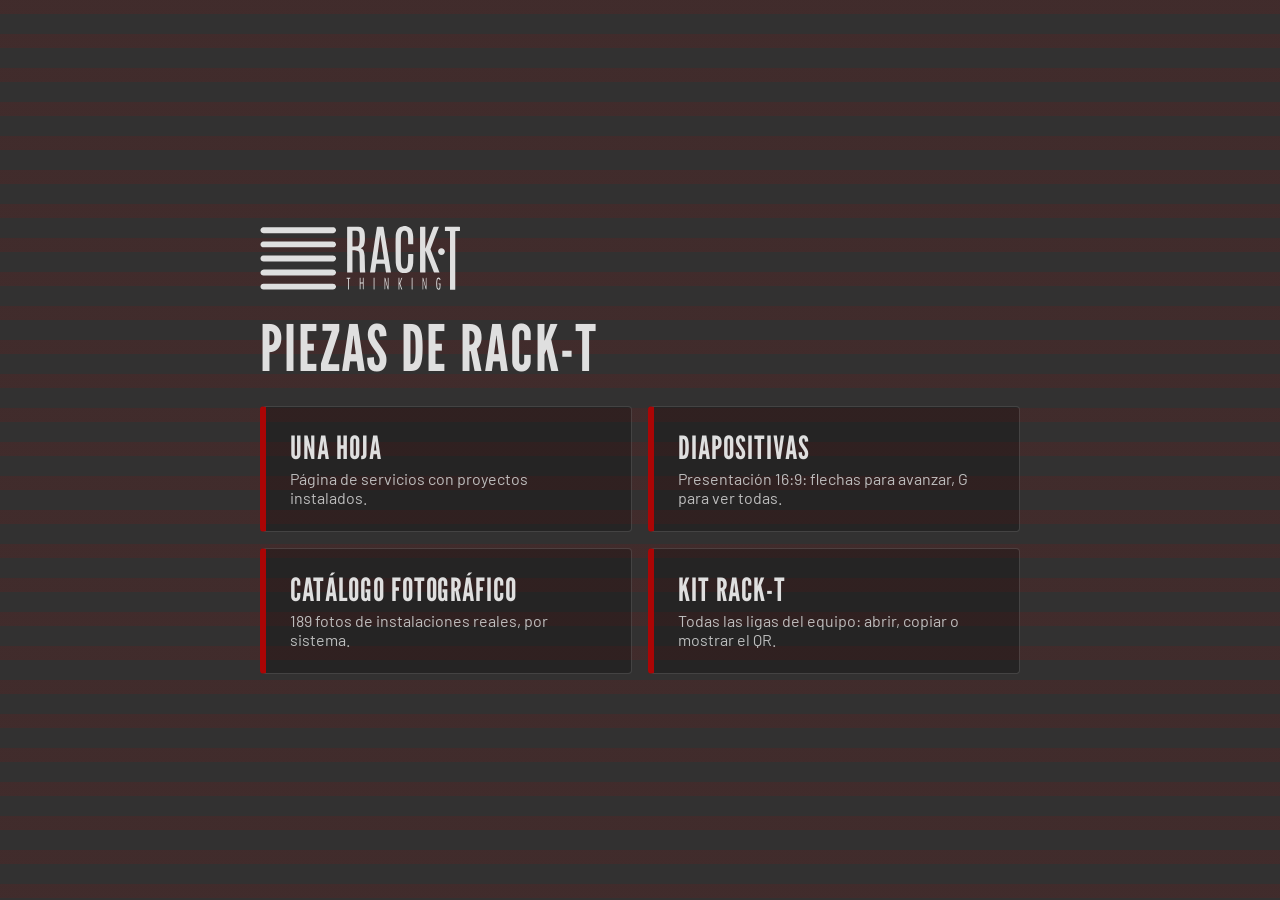
<file: index.html>
<!DOCTYPE html>
<html lang="es-MX">
<head>
<meta charset="utf-8">
<meta name="viewport" content="width=device-width, initial-scale=1">
<title>RACK-T · Piezas</title>
<meta name="googlebot" content="noindex">
<meta name="bingbot" content="noindex">
<meta name="description" content="Piezas de RACK-T: página de servicios y presentación.">
<meta property="og:type" content="website">
<meta property="og:site_name" content="RACK-T">
<meta property="og:url" content="https://sanoapro.github.io/rackt-piezas/">
<meta property="og:title" content="RACK-T · Sistemas de almacenamiento industrial">
<meta property="og:description" content="Página de servicios y presentación de RACK-T.">
<meta property="og:image" content="https://sanoapro.github.io/rackt-piezas/una-hoja/og.jpg">
<meta property="og:image:secure_url" content="https://sanoapro.github.io/rackt-piezas/una-hoja/og.jpg">
<meta property="og:image:width" content="1200">
<meta property="og:image:height" content="630">
<meta name="twitter:card" content="summary_large_image">
<link rel="icon" href="favicon.ico" sizes="any">
<link rel="icon" href="una-hoja/assets/favicon/favicon.svg" type="image/svg+xml">
<meta name="theme-color" content="#323131">
<link rel="preconnect" href="https://fonts.googleapis.com">
<link rel="preconnect" href="https://fonts.gstatic.com" crossorigin>
<link href="https://fonts.googleapis.com/css2?family=League+Gothic&family=Barlow:wght@400;600&display=swap" rel="stylesheet">
<style>
  :root { --color-primario: #ab0505; --color-secundario: #323131; --color-neutro: #dfdfdf; --color-neutro-medio: #bdbdbd;
          --fuente-titulos: "League Gothic", "Oswald", "Arial Narrow", sans-serif; --fuente-cuerpo: "Bahnschrift", "Barlow", "Segoe UI", system-ui, sans-serif; }
  * { box-sizing: border-box; }
  body { margin: 0; min-height: 100svh; display: grid; place-items: center; padding: 40px 20px; background: var(--color-secundario); color: var(--color-neutro); font-family: var(--fuente-cuerpo);
         background-image: repeating-linear-gradient(to bottom, rgb(171 5 5 / .12) 0 14px, transparent 14px 34px); }
  main { width: min(100%, 760px); display: grid; gap: 28px; }
  .logo { width: 200px; color: var(--color-neutro); } .logo svg { width: 100%; height: auto; display: block; }
  h1 { font-family: var(--fuente-titulos); font-weight: 400; text-transform: uppercase; font-size: clamp(2.6rem, 8vw, 4rem); line-height: .95; margin: 0; letter-spacing: .02em; }
  .piezas { display: grid; gap: 16px; grid-template-columns: repeat(auto-fit, minmax(260px, 1fr)); }
  a.pieza { display: grid; gap: 6px; padding: 24px; background: rgb(0 0 0 / .25); border: 1px solid rgb(255 255 255 / .14); border-left: 6px solid var(--color-primario);
            border-radius: 4px; color: inherit; text-decoration: none; transition: transform .2s, background-color .2s; }
  a.pieza:hover { transform: translateY(-3px); background: rgb(0 0 0 / .4); }
  a.pieza:focus-visible { outline: 3px solid var(--color-neutro); outline-offset: 3px; }
  a.pieza strong { font-family: var(--fuente-titulos); font-weight: 400; font-size: 2rem; text-transform: uppercase; letter-spacing: .03em; line-height: 1; }
  a.pieza span { color: var(--color-neutro-medio); }
  @media (prefers-reduced-motion: reduce) { a.pieza { transition: none; } }
</style>
</head>
<body>
<main>
  <div class="logo"><svg xmlns="http://www.w3.org/2000/svg" viewBox="0 0 369.87 118.36" role="img" aria-label="RACK-T Thinking"><title>RACK-T Thinking</title><g fill="currentColor"><path fill-rule="nonzero" d="M140.59 8.54C140.50 8.85 140.41 9.15 140.32 9.46C139.61 11.82 137.53 13.38 135.06 13.39C130.96 13.40 126.85 13.39 122.75 13.39C84.03 13.39 45.30 13.39 6.57 13.39C4.29 13.39 2.54 12.42 1.51 10.38C0.52 8.43 0.70 6.50 1.96 4.72C2.83 3.50 4.02 2.76 5.52 2.54C5.70 2.51 5.87 2.44 6.05 2.38L135.41 2.38C135.58 2.44 135.76 2.51 135.93 2.54C138.12 2.88 139.88 4.50 140.40 6.65C140.45 6.85 140.53 7.05 140.59 7.25L140.59 8.54"/><path fill-rule="nonzero" d="M140.59 112.77C140.48 113.16 140.38 113.54 140.25 113.92C139.48 116.14 137.43 117.61 135.06 117.62C129.17 117.63 123.28 117.62 117.39 117.62C80.46 117.62 43.53 117.62 6.60 117.62C3.28 117.62 0.85 115.20 0.91 111.97C0.97 109.05 3.37 106.76 6.47 106.67C6.63 106.66 6.79 106.67 6.95 106.67C49.48 106.67 92.00 106.66 134.53 106.67C137.76 106.67 139.69 108.17 140.46 111.28C140.48 111.35 140.55 111.41 140.59 111.48L140.59 112.77"/><path fill-rule="nonzero" d="M140.59 34.64C140.52 34.89 140.43 35.14 140.36 35.40C139.71 37.75 137.64 39.37 135.19 39.45C135.03 39.46 134.86 39.45 134.70 39.45C92.04 39.45 49.38 39.45 6.72 39.45C3.82 39.45 1.56 37.73 1.03 35.13C0.35 31.73 2.77 28.65 6.26 28.50C6.53 28.49 6.80 28.50 7.07 28.50L134.40 28.50C137.80 28.50 139.63 29.91 140.50 33.22C140.51 33.27 140.56 33.30 140.59 33.34L140.59 34.64"/><path fill-rule="nonzero" d="M140.59 86.68C140.31 87.43 140.14 88.24 139.73 88.91C138.68 90.66 137.08 91.54 135.02 91.54C124.67 91.54 114.32 91.54 103.98 91.54C71.51 91.54 39.04 91.54 6.57 91.54C3.25 91.54 0.83 89.12 0.91 85.88C0.98 83.19 3.16 80.88 5.86 80.68C6.31 80.64 6.77 80.63 7.23 80.63C49.37 80.63 91.52 80.65 133.66 80.60C137.27 80.59 139.84 81.85 140.59 85.54L140.59 86.68"/><path fill-rule="nonzero" d="M140.59 60.58C140.51 60.89 140.43 61.20 140.34 61.51C139.68 63.85 137.64 65.42 135.21 65.48C135.07 65.49 134.94 65.49 134.80 65.49C92.09 65.49 49.39 65.49 6.68 65.49C4.04 65.49 2.00 64.12 1.21 61.85C0.00 58.34 2.52 54.69 6.23 54.58C6.42 54.57 6.61 54.58 6.80 54.58C49.42 54.58 92.05 54.58 134.68 54.58C137.52 54.58 139.61 56.05 140.33 58.53C140.41 58.83 140.51 59.14 140.59 59.44L140.59 60.58"/><path fill-rule="nonzero" d="M171.05 38.04C174.08 37.87 177.05 37.77 180.00 37.50C181.43 37.37 182.39 36.36 182.92 35.04C183.26 34.19 183.58 33.29 183.71 32.39C184.53 26.48 184.51 20.54 183.92 14.63C183.50 10.44 181.76 9.02 177.56 8.98C175.78 8.97 174.00 8.98 172.22 8.98C171.84 8.98 171.45 9.03 171.05 9.06L171.05 38.04M170.99 45.02L170.99 86.08L161.16 86.08L161.16 84.75C161.16 57.41 161.17 30.07 161.14 2.73C161.14 1.59 161.41 1.21 162.61 1.23C169.04 1.31 175.48 1.09 181.89 1.42C188.34 1.75 191.16 4.44 192.66 9.31C193.23 11.14 193.63 13.08 193.74 15.00C193.96 18.87 194.12 22.76 193.96 26.62C193.86 29.22 193.34 31.83 192.72 34.36C191.93 37.59 190.00 40.01 186.31 41.29C186.75 41.46 186.90 41.53 187.05 41.57C189.65 42.26 191.24 44.08 191.88 46.54C192.62 49.38 193.35 52.28 193.49 55.19C193.87 62.93 193.92 70.69 194.15 78.45C194.23 80.98 194.46 83.50 194.62 86.09L184.92 86.09C184.77 83.68 184.53 81.31 184.49 78.95C184.40 72.07 184.44 65.20 184.33 58.33C184.29 55.59 184.15 52.83 183.75 50.13C183.27 46.88 182.43 46.04 179.20 45.58C176.55 45.20 173.84 45.20 170.99 45.02"/><path fill-rule="nonzero" d="M332.01 86.15C328.69 86.15 325.51 86.18 322.33 86.10C322.00 86.09 321.57 85.48 321.40 85.06C319.25 79.58 317.13 74.08 315.01 68.59C312.24 61.44 309.48 54.29 306.71 47.14C306.57 46.79 306.38 46.46 305.94 46.18L305.94 86.15L298.44 86.15C295.99 86.15 295.99 86.15 295.99 83.74C295.99 56.88 295.99 30.03 295.99 3.17C295.99 1.25 295.99 1.25 297.90 1.25C299.96 1.25 302.03 1.25 304.09 1.25C305.77 1.26 305.77 1.26 305.78 2.91C305.78 15.17 305.78 27.42 305.78 39.68L305.78 41.06C305.90 41.08 306.02 41.10 306.15 41.12C306.49 40.25 306.84 39.38 307.16 38.51C311.65 26.49 316.13 14.47 320.59 2.43C320.90 1.60 321.28 1.21 322.23 1.23C325.05 1.29 327.87 1.25 330.84 1.25C330.66 1.87 330.55 2.33 330.38 2.77C325.44 15.87 320.48 28.96 315.58 42.07C315.35 42.67 315.33 43.51 315.56 44.10C320.88 57.71 326.24 71.29 331.59 84.88C331.74 85.24 331.84 85.63 332.01 86.15"/><path fill-rule="nonzero" d="M216.14 61.80L229.35 61.80C227.11 46.80 224.88 31.94 222.66 17.09L222.29 17.12C220.24 31.96 218.20 46.80 216.14 61.80M203.47 86.15C204.06 82.21 204.61 78.46 205.18 74.72C206.11 68.54 207.06 62.37 208.00 56.19C209.02 49.50 210.04 42.80 211.05 36.11C211.98 29.97 212.90 23.83 213.83 17.69C214.61 12.55 215.42 7.42 216.17 2.27C216.28 1.52 216.53 1.24 217.30 1.24C220.61 1.27 223.93 1.28 227.24 1.23C228.13 1.22 228.34 1.70 228.45 2.39C229.36 7.92 230.26 13.44 231.17 18.97C232.51 27.08 233.87 35.19 235.21 43.30C236.46 50.86 237.69 58.41 238.94 65.97C239.95 72.09 240.96 78.22 241.97 84.34C242.06 84.90 242.12 85.45 242.20 86.08L233.03 86.08C232.70 83.89 232.36 81.67 232.03 79.45C231.60 76.58 231.19 73.71 230.77 70.83C230.68 70.19 230.43 69.87 229.68 69.88C225.11 69.91 220.54 69.90 215.97 69.88C215.28 69.88 214.99 70.08 214.89 70.82C214.28 75.57 213.62 80.33 212.93 85.07C212.87 85.46 212.41 86.09 212.13 86.10C209.30 86.18 206.48 86.15 203.47 86.15"/><path fill-rule="nonzero" d="M283.35 33.91L274.06 33.91C274.03 33.47 273.99 33.08 273.98 32.68C273.91 28.00 273.88 23.31 273.75 18.62C273.69 16.27 273.37 13.96 272.37 11.78C271.59 10.07 270.42 8.93 268.48 8.75C266.11 8.52 264.05 9.08 262.69 11.22C261.42 13.21 261.02 15.50 260.81 17.79C260.60 20.16 260.53 22.55 260.53 24.93C260.51 38.48 260.47 52.03 260.58 65.58C260.60 68.34 261.00 71.14 261.57 73.85C262.39 77.80 265.45 79.59 269.04 78.53C270.91 77.98 272.13 76.66 272.54 74.84C273.09 72.33 273.59 69.77 273.72 67.21C273.96 62.58 273.94 57.92 273.96 53.27C273.96 52.27 274.25 51.93 275.26 51.96C277.61 52.02 279.96 52.01 282.30 51.96C283.27 51.94 283.66 52.19 283.64 53.24C283.50 58.33 283.56 63.43 283.30 68.51C283.11 72.35 282.32 76.11 280.68 79.64C278.64 84.02 275.13 86.43 270.40 86.86C268.05 87.08 265.62 87.05 263.30 86.69C258.47 85.95 255.27 82.98 253.38 78.54C251.96 75.20 251.06 71.69 251.00 68.10C250.79 56.25 250.74 44.41 250.70 32.56C250.68 27.71 250.78 22.86 250.98 18.02C251.15 13.97 252.31 10.14 254.38 6.64C256.66 2.81 260.26 1.03 264.54 0.39C267.17 0.00 269.78 0.11 272.35 0.74C277.13 1.92 280.25 4.99 281.60 9.61C282.48 12.65 283.10 15.83 283.28 18.98C283.55 23.89 283.35 28.83 283.35 33.91"/><path fill-rule="nonzero" d="M351.40 117.96L351.40 115.95C351.40 81.05 351.40 46.15 351.40 11.25C351.40 9.34 351.39 9.34 349.48 9.34C347.34 9.34 345.19 9.31 343.05 9.35C342.21 9.37 341.92 9.07 341.95 8.23C342.00 6.29 341.99 4.34 341.95 2.40C341.93 1.60 342.13 1.24 343.01 1.24C351.59 1.26 360.16 1.26 368.73 1.24C369.59 1.24 369.87 1.58 369.85 2.40C369.82 4.34 369.82 6.28 369.85 8.22C369.87 9.06 369.54 9.36 368.71 9.35C366.61 9.31 364.50 9.38 362.40 9.32C361.38 9.29 361.00 9.68 361.10 10.66C361.14 11.06 361.11 11.47 361.11 11.87C361.11 46.57 361.11 81.27 361.11 115.97C361.11 118.36 361.21 117.93 359.08 117.95C356.58 117.98 354.08 117.96 351.40 117.96"/><path fill-rule="nonzero" d="M335.66 53.77C332.20 53.80 329.38 51.03 329.35 47.59C329.32 44.11 332.04 41.33 335.51 41.27C339.00 41.21 341.84 43.94 341.87 47.38C341.91 50.94 339.18 53.74 335.66 53.77"/><path fill-rule="nonzero" d="M230.43 95.88C231.41 95.55 231.71 96.00 231.92 96.80C233.28 101.98 234.68 107.15 236.07 112.32C236.10 112.42 236.19 112.50 236.39 112.82L236.39 95.86C236.84 95.83 237.19 95.80 237.56 95.78C237.62 95.99 237.70 96.14 237.70 96.29C237.70 103.08 237.71 109.87 237.68 116.66C237.68 116.95 237.35 117.25 237.17 117.55C236.82 117.31 236.26 117.13 236.17 116.81C234.75 111.81 233.40 106.79 232.03 101.78C231.91 101.33 231.79 100.88 231.41 100.48C231.49 101.46 231.62 102.45 231.63 103.44C231.65 107.85 231.65 112.25 231.61 116.66C231.61 116.95 231.20 117.25 230.98 117.54C230.76 117.24 230.36 116.94 230.36 116.64C230.32 109.85 230.33 103.06 230.34 96.27C230.34 96.16 230.39 96.04 230.43 95.88"/><path fill-rule="nonzero" d="M306.67 112.68C306.67 110.62 306.67 108.57 306.67 106.52C306.67 103.32 306.66 100.13 306.69 96.94C306.69 96.56 306.86 95.93 307.10 95.84C307.89 95.57 307.89 96.20 307.89 96.76C307.88 100.48 307.89 104.19 307.89 107.91C307.89 110.74 307.91 113.57 307.86 116.40C307.86 116.78 307.52 117.16 307.34 117.54C307.01 117.23 306.48 116.96 306.38 116.58C304.93 111.38 303.55 106.17 302.15 100.95C302.12 100.85 302.07 100.75 301.80 100.64C301.80 101.05 301.80 101.45 301.80 101.86C301.83 106.63 301.86 111.39 301.89 116.16C301.89 116.48 301.93 116.84 301.81 117.12C301.72 117.31 301.41 117.48 301.18 117.49C301.03 117.50 300.80 117.25 300.72 117.07C300.64 116.86 300.68 116.60 300.68 116.35C300.68 109.85 300.68 103.34 300.68 96.83C300.68 96.52 300.73 96.20 300.76 95.93C301.85 95.44 302.05 96.13 302.25 96.89C303.67 102.17 305.09 107.45 306.52 112.73C306.57 112.71 306.62 112.70 306.67 112.68"/><path fill-rule="nonzero" d="M333.98 106.17C333.83 109.10 333.81 111.81 333.53 114.48C333.29 116.64 332.06 117.74 330.32 117.81C328.69 117.88 327.70 117.32 327.09 115.80C326.73 114.87 326.45 113.87 326.34 112.89C325.87 108.30 325.64 103.70 326.68 99.15C326.87 98.35 327.22 97.52 327.69 96.85C329.07 94.90 331.71 95.01 332.94 97.06C333.35 97.74 333.57 98.52 333.94 99.39C333.41 99.66 332.96 99.89 332.42 100.16C332.25 99.63 332.22 99.09 331.95 98.76C331.49 98.21 330.89 97.45 330.32 97.43C329.74 97.40 328.79 98.05 328.60 98.60C328.09 100.15 327.63 101.80 327.62 103.41C327.58 106.68 327.82 109.94 328.03 113.20C328.08 113.90 328.36 114.67 328.78 115.21C329.12 115.65 329.88 116.07 330.38 116.00C330.94 115.92 331.81 115.32 331.87 114.86C332.16 112.71 332.24 110.53 332.30 108.36C332.31 108.19 331.68 107.90 331.32 107.82C330.73 107.69 329.94 108.03 329.98 106.94C330.02 105.84 330.84 106.22 331.41 106.18C332.16 106.13 332.92 106.17 333.98 106.17"/><path fill-rule="nonzero" d="M184.57 95.83L185.87 95.83L185.87 104.51C187.24 104.51 188.41 104.56 189.56 104.46C189.82 104.44 190.21 103.83 190.22 103.49C190.28 101.43 190.25 99.37 190.25 97.31L190.25 95.86C190.71 95.83 191.08 95.80 191.55 95.77C191.58 96.21 191.64 96.56 191.64 96.92C191.64 103.38 191.64 109.84 191.64 116.31C191.64 116.43 191.69 116.58 191.63 116.66C191.42 116.97 191.17 117.25 190.94 117.55C190.71 117.25 190.29 116.96 190.29 116.66C190.24 113.87 190.26 111.08 190.25 108.30C190.24 105.96 190.42 106.33 188.24 106.30C187.52 106.29 186.80 106.29 185.89 106.29C185.89 107.50 185.89 108.58 185.89 109.66C185.89 112.00 185.91 114.35 185.85 116.69C185.84 116.98 185.39 117.26 185.14 117.55C184.90 117.26 184.46 116.97 184.46 116.68C184.43 109.85 184.45 103.02 184.46 96.20C184.46 96.12 184.50 96.05 184.57 95.83"/><path fill-rule="nonzero" d="M256.33 95.83L257.70 95.83L257.70 105.09C257.81 105.11 257.92 105.13 258.03 105.16C258.17 104.86 258.34 104.58 258.45 104.28C259.33 101.85 260.27 99.44 261.05 96.99C261.39 95.91 261.90 95.54 263.10 95.89C262.94 96.37 262.79 96.84 262.61 97.31C261.66 99.79 260.74 102.30 259.72 104.75C259.32 105.72 259.30 106.56 259.66 107.53C260.75 110.48 261.76 113.46 262.80 116.42C262.90 116.72 262.98 117.03 263.09 117.40C262.05 117.77 261.46 117.59 261.12 116.46C260.18 113.34 259.13 110.26 258.12 107.17C258.02 107.17 257.92 107.17 257.81 107.16C257.78 107.55 257.73 107.94 257.73 108.32C257.72 110.99 257.73 113.66 257.72 116.32C257.71 116.85 257.88 117.55 256.97 117.55C256.03 117.55 256.27 116.82 256.27 116.31C256.26 109.85 256.26 103.38 256.27 96.92C256.27 96.60 256.30 96.28 256.33 95.83"/><path fill-rule="nonzero" d="M162.85 117.36L162.85 97.54C161.95 97.47 161.16 97.41 160.28 97.35L160.28 95.84L167.32 95.84C167.00 96.48 166.87 97.18 166.50 97.35C165.96 97.60 165.25 97.47 164.48 97.51C164.46 98.05 164.42 98.51 164.42 98.98C164.41 104.76 164.39 110.53 164.44 116.31C164.44 117.43 164.12 117.82 162.85 117.36"/><path fill-rule="nonzero" d="M210.28 95.85L211.69 95.85L211.69 117.40C210.89 117.60 210.18 117.88 210.19 116.56C210.21 109.81 210.20 103.07 210.21 96.32C210.21 96.20 210.24 96.08 210.28 95.85"/><path fill-rule="nonzero" d="M280.63 95.85L282.06 95.85L282.06 117.40C281.25 117.62 280.55 117.86 280.55 116.56C280.57 109.85 280.57 103.14 280.57 96.43C280.57 96.27 280.60 96.12 280.63 95.85"/></g></svg></div>
  <h1>Piezas de RACK-T</h1>
  <div class="piezas">
    <a class="pieza" href="una-hoja/"><strong>Una hoja</strong><span>Página de servicios con proyectos instalados.</span></a>
    <a class="pieza" href="diapositivas/"><strong>Diapositivas</strong><span>Presentación 16:9: flechas para avanzar, G para ver todas.</span></a>
    <a class="pieza" href="catalogo-fotografico/"><strong>Catálogo fotográfico</strong><span>189 fotos de instalaciones reales, por sistema.</span></a>
    <a class="pieza" href="kit-rackt/"><strong>Kit Rack-T</strong><span>Todas las ligas del equipo: abrir, copiar o mostrar el QR.</span></a>
  </div>
</main>
</body>
</html>
</file>
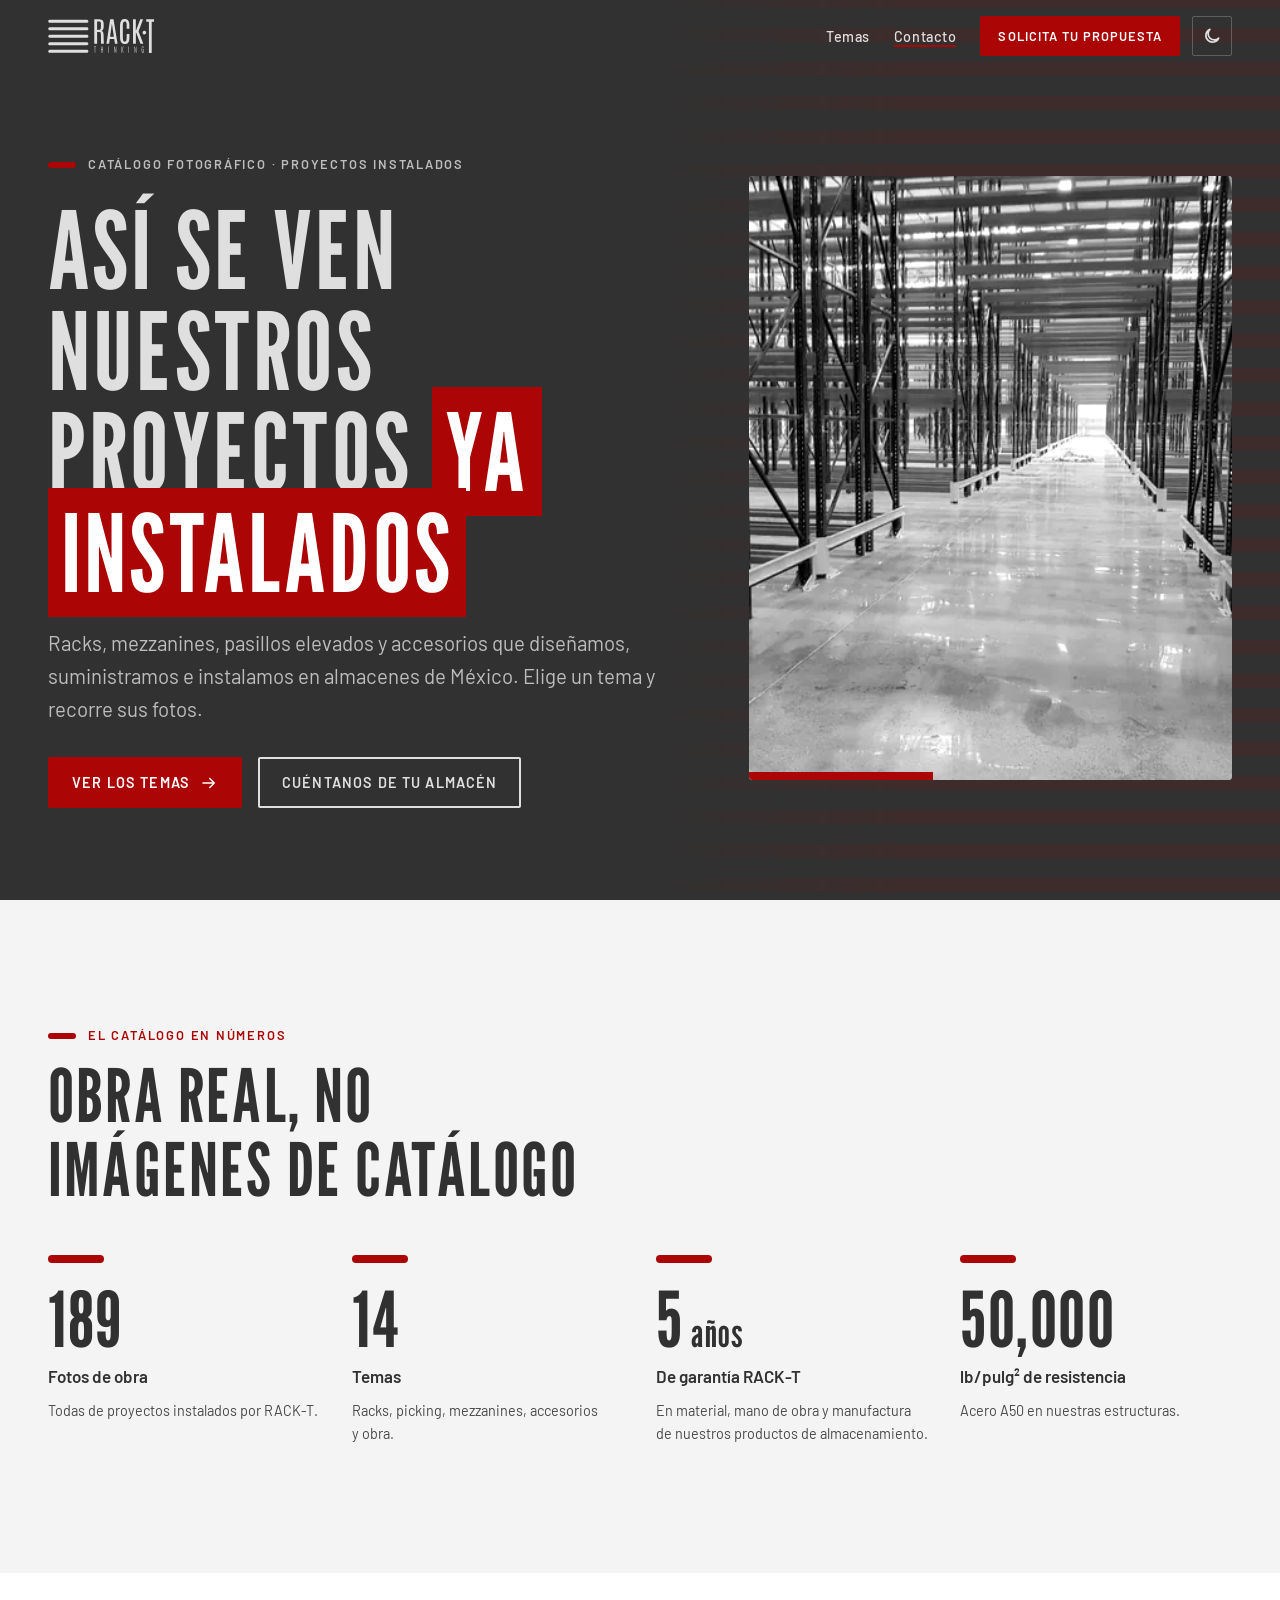
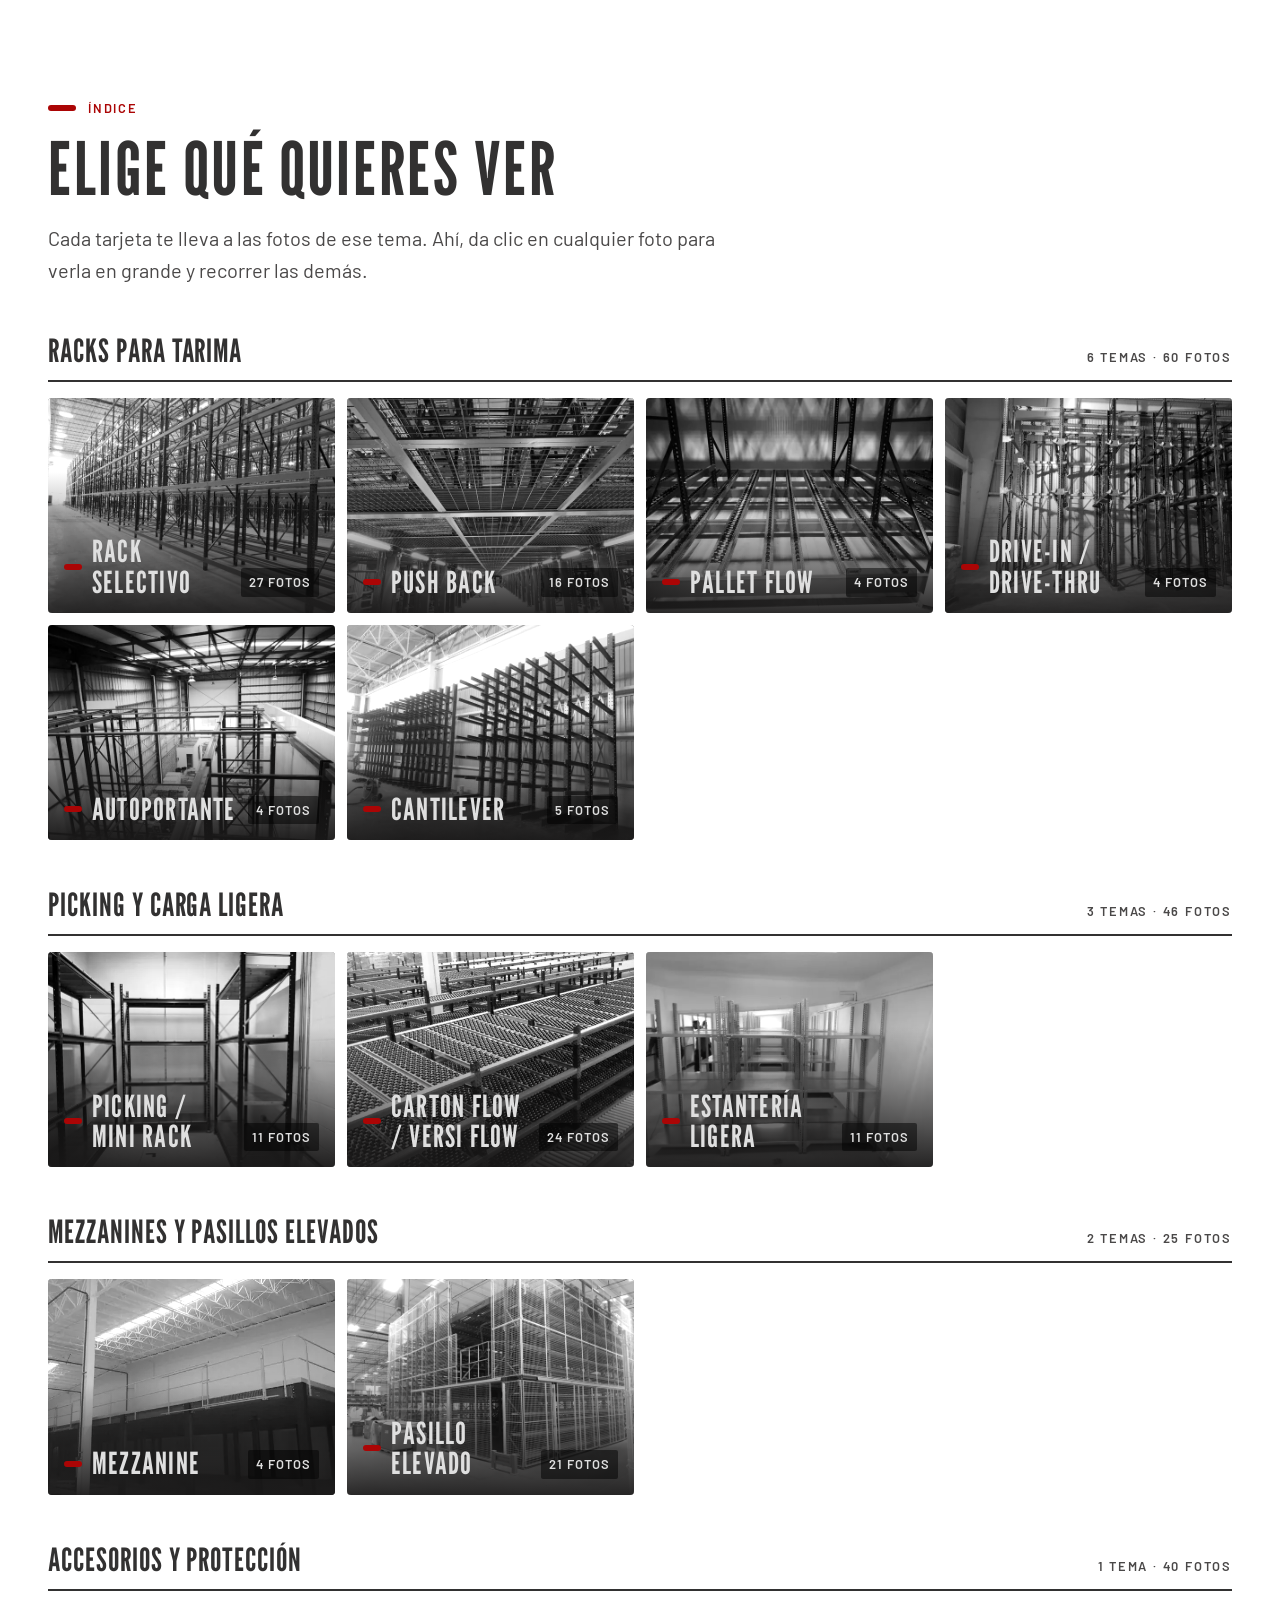
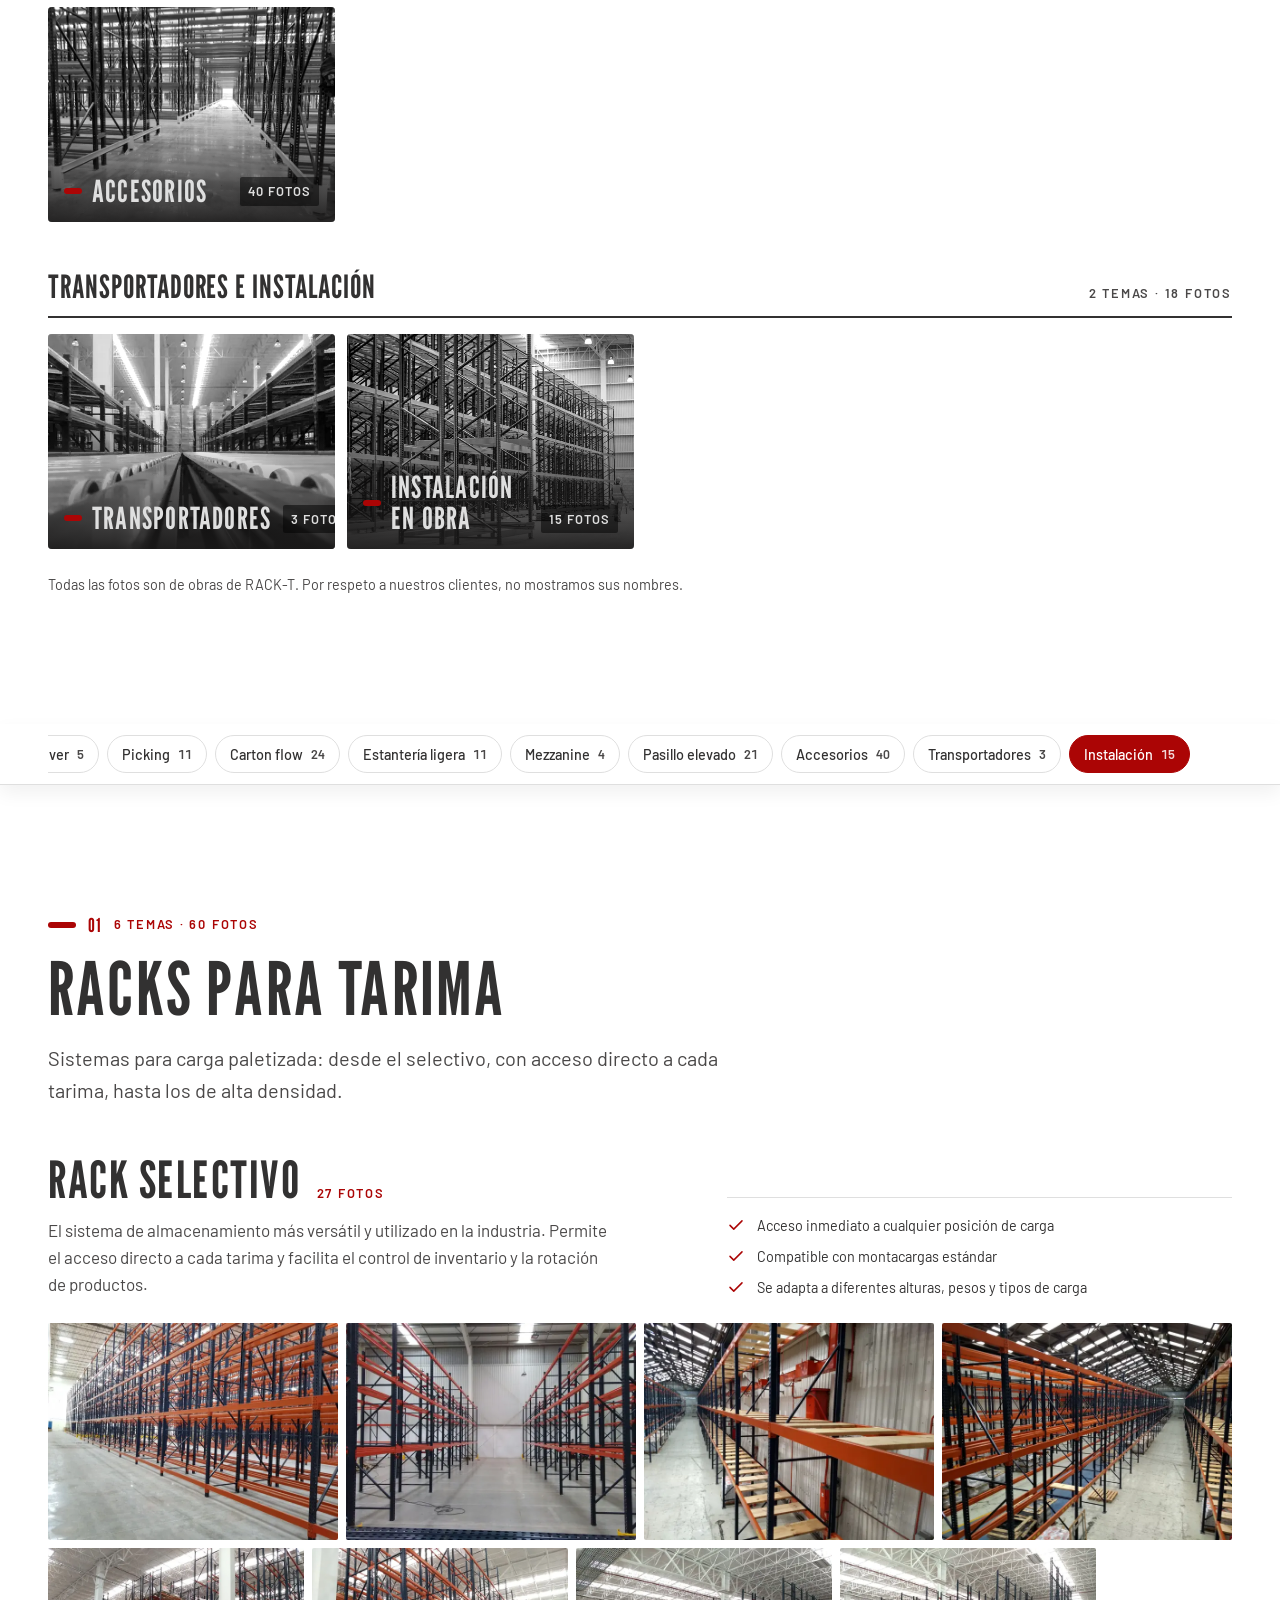
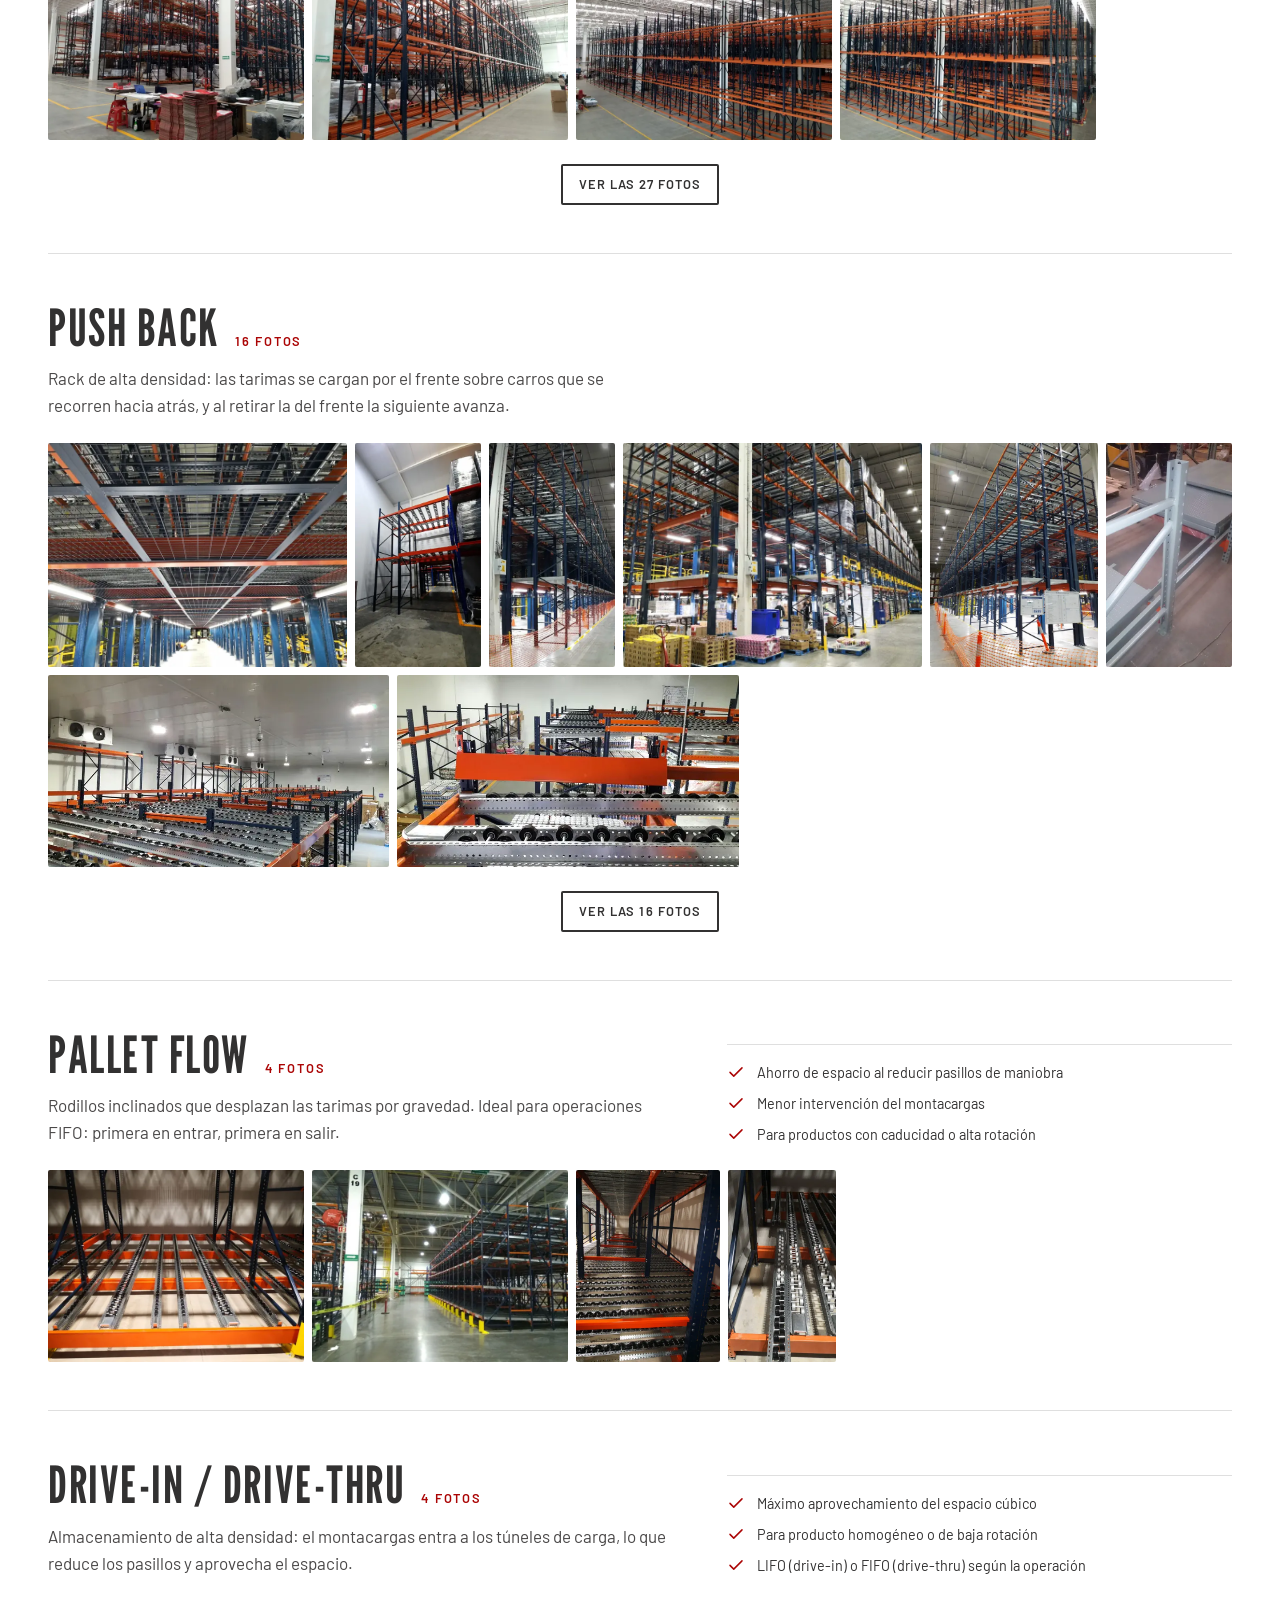
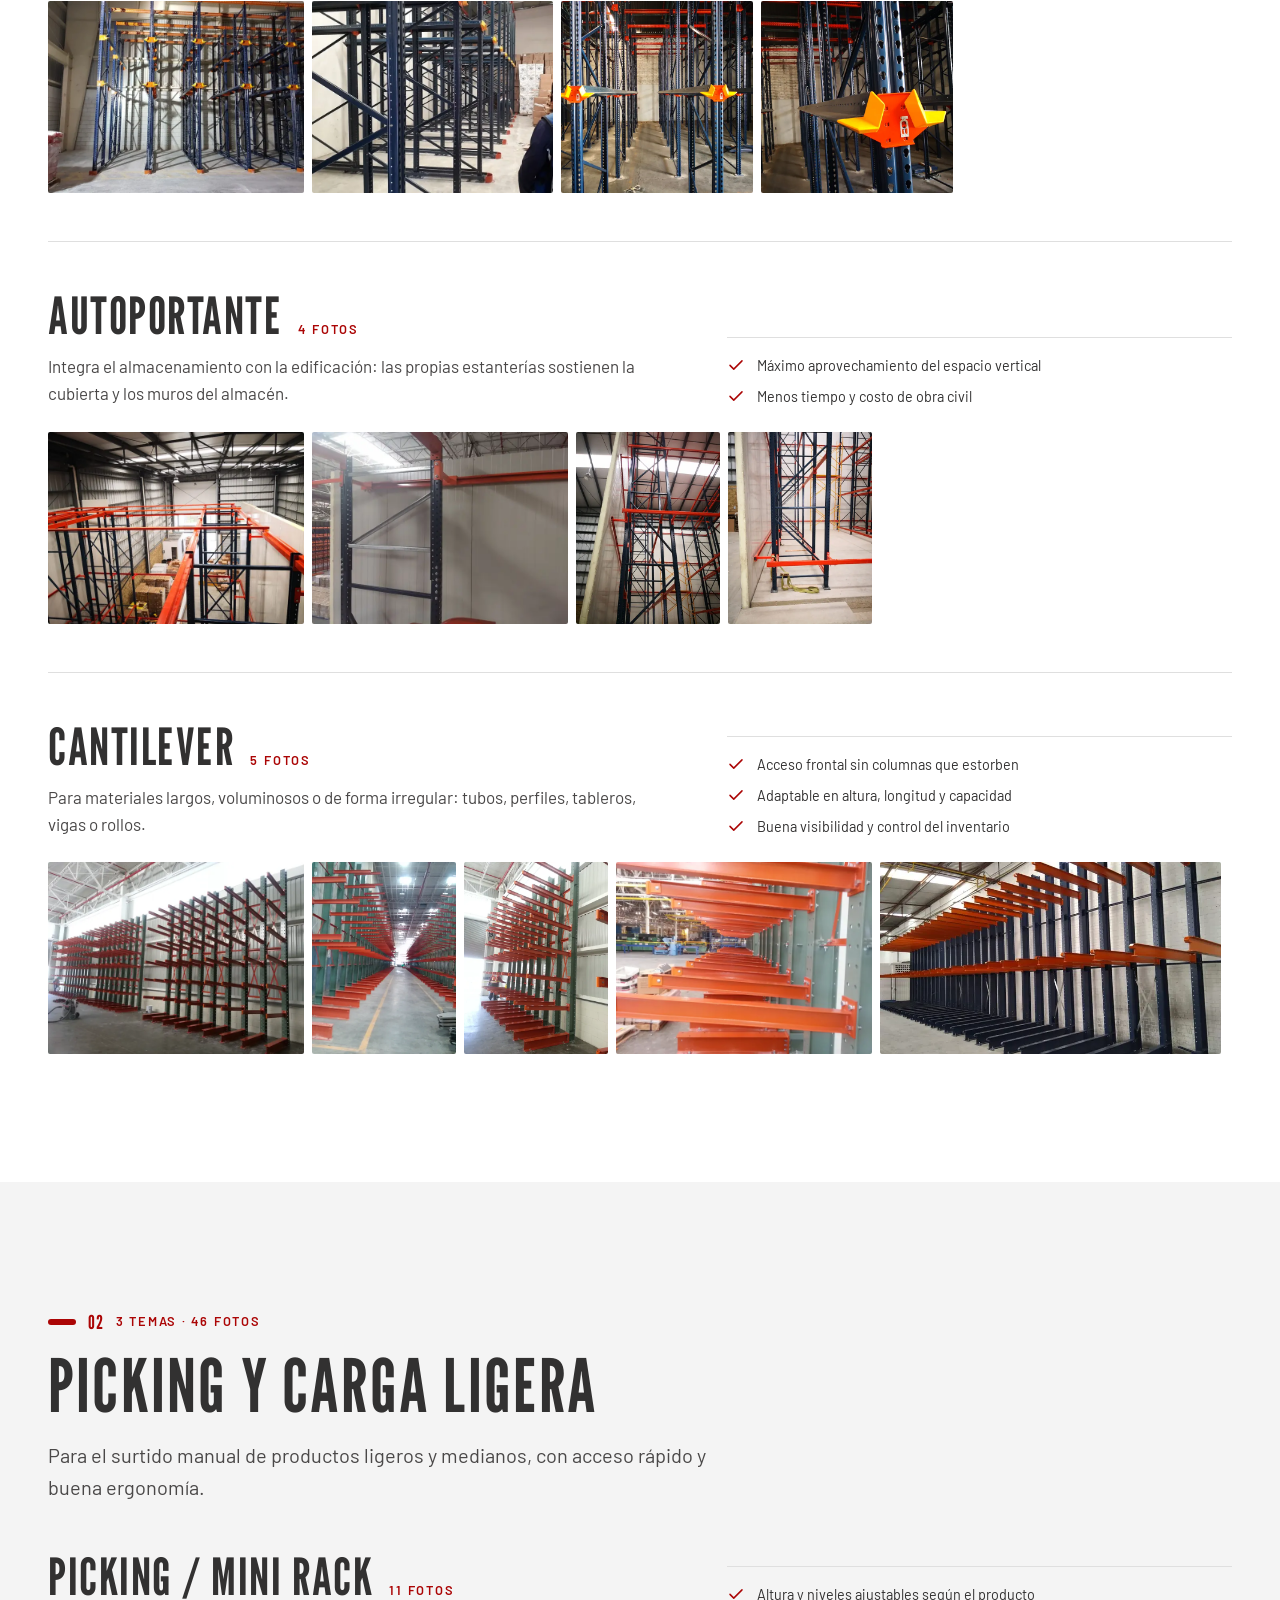
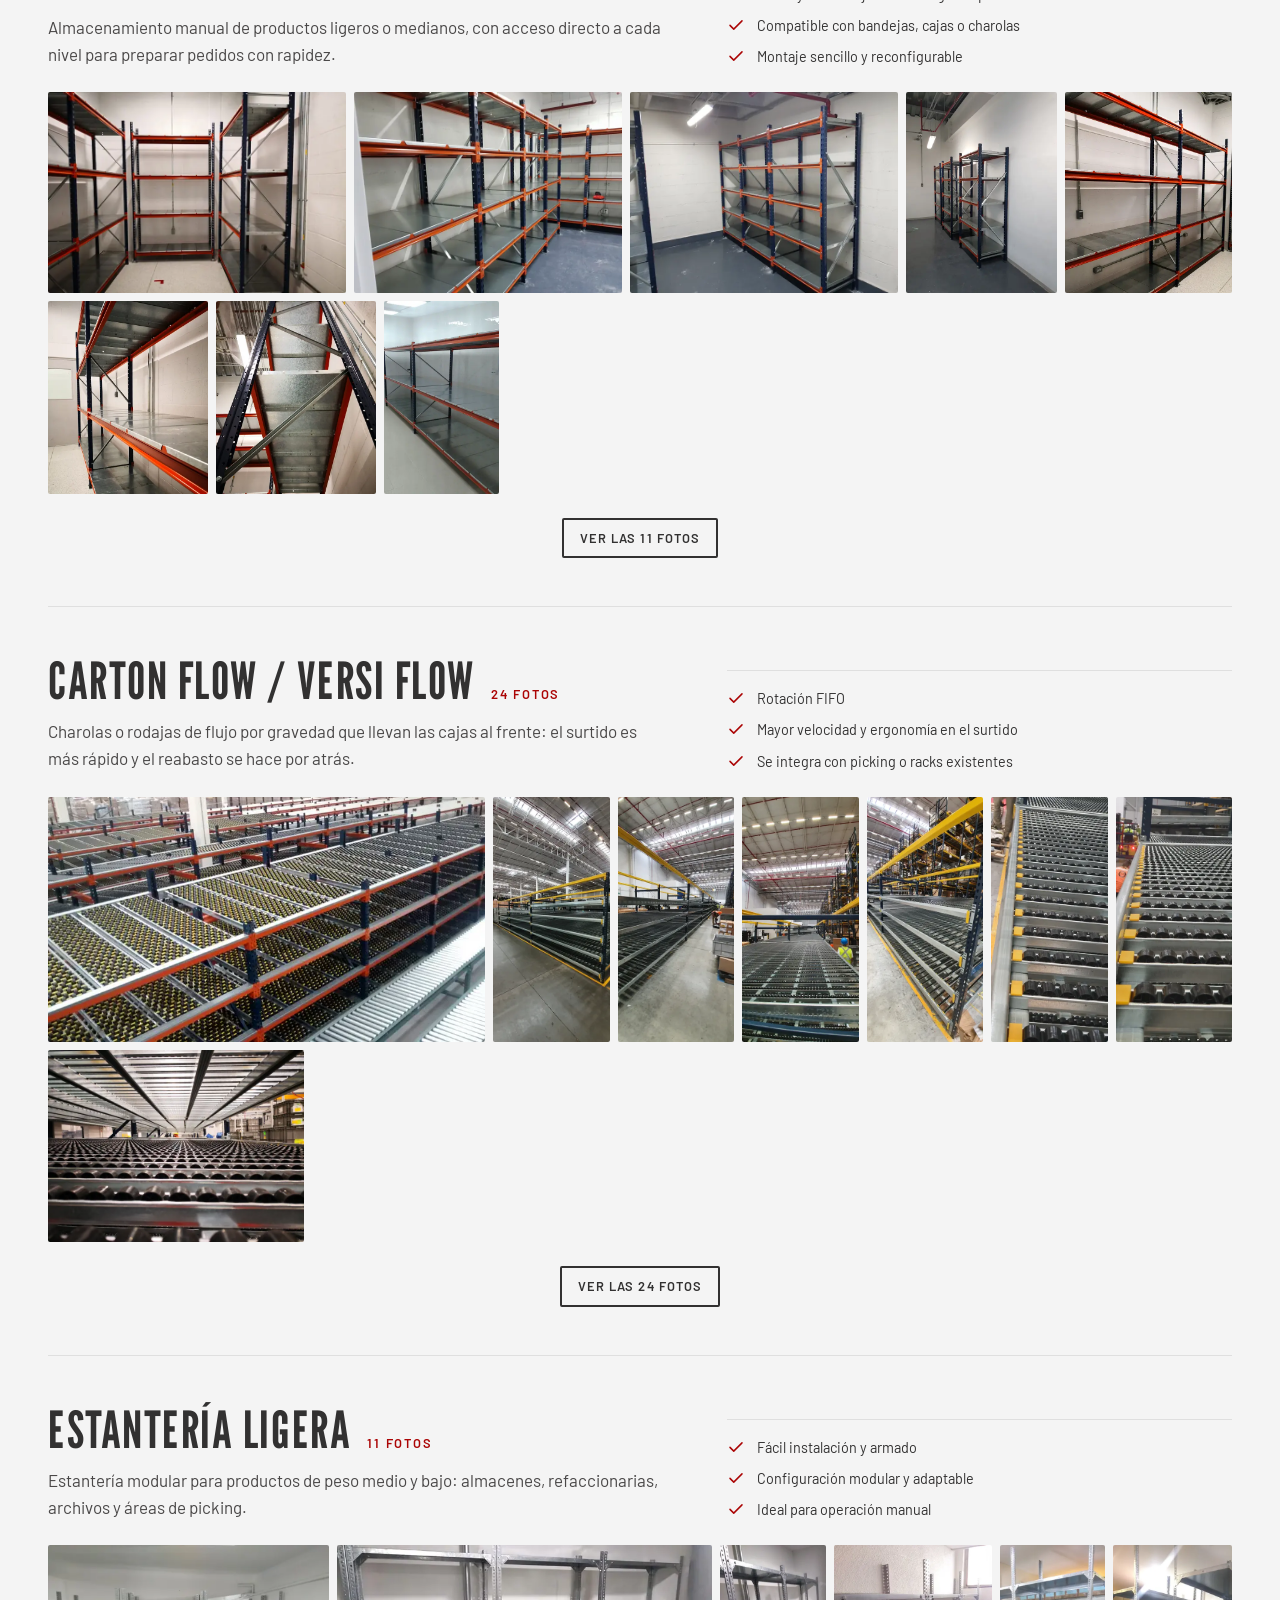
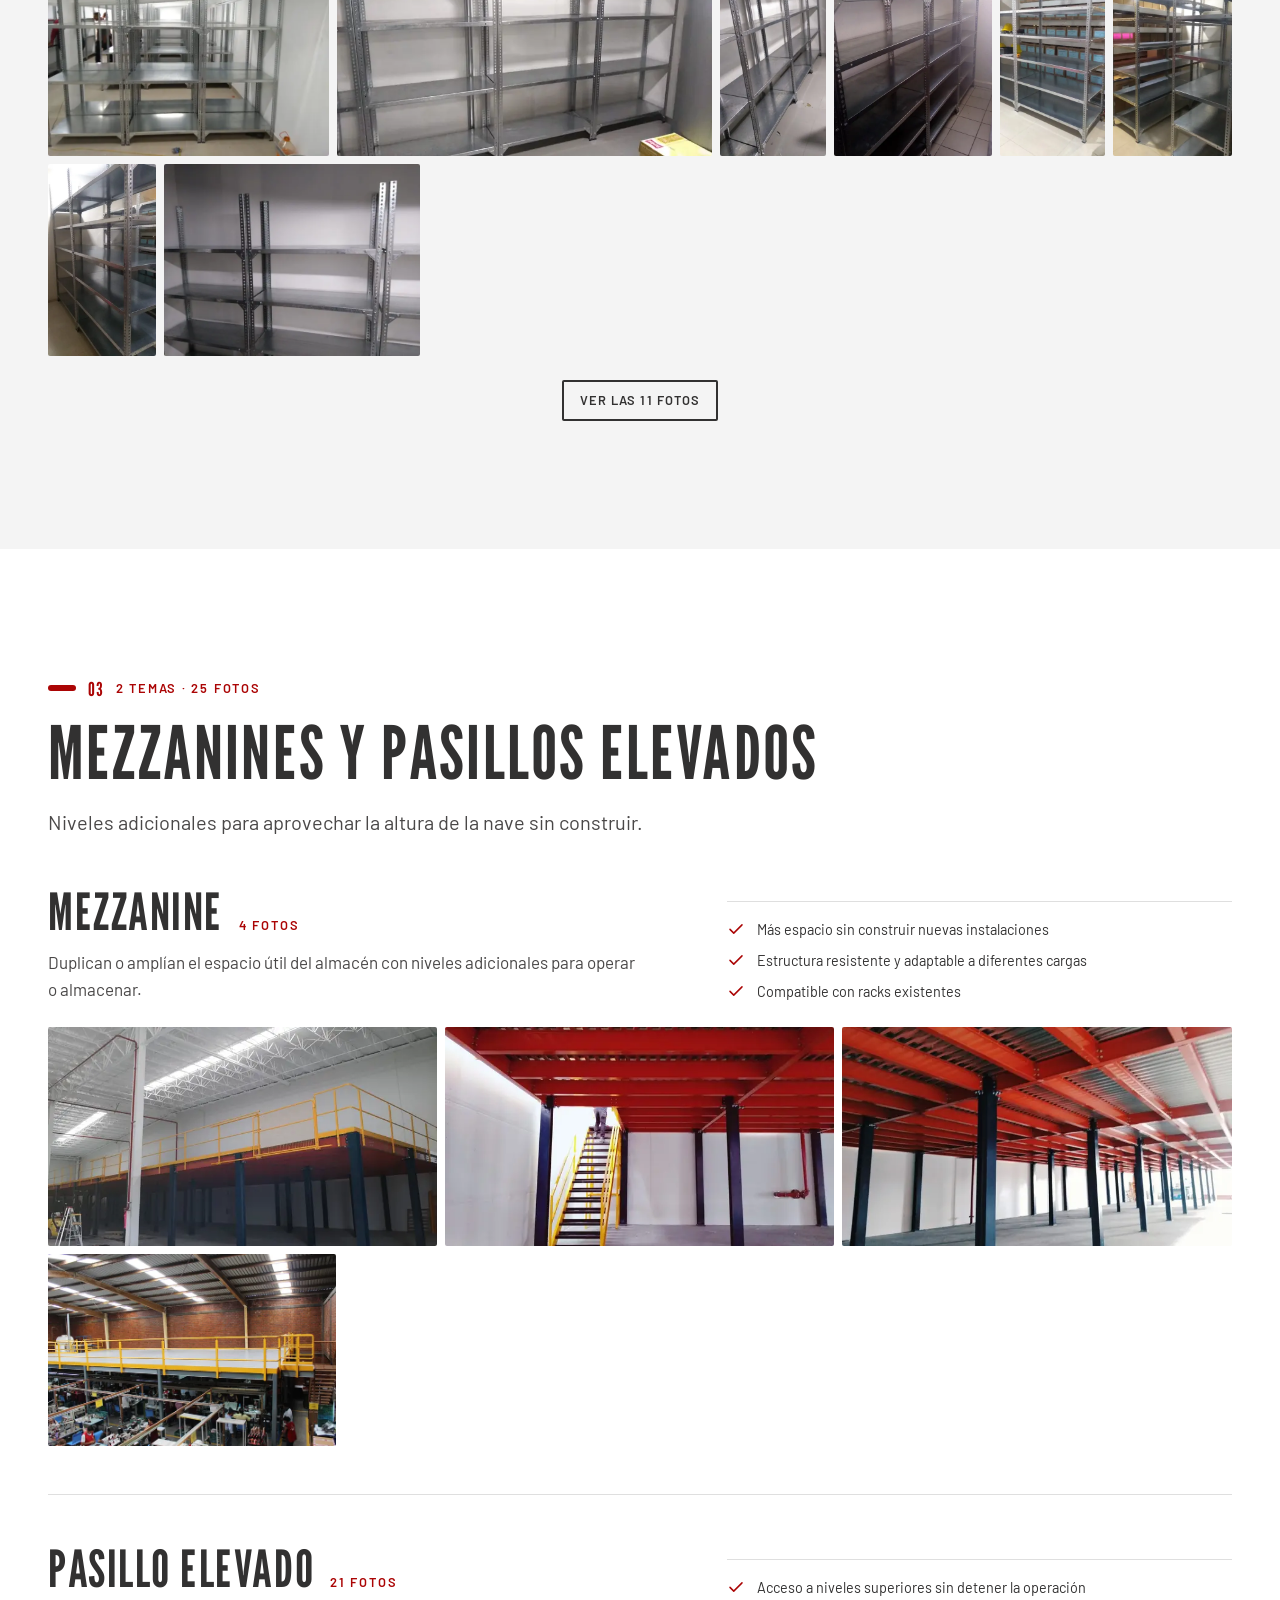
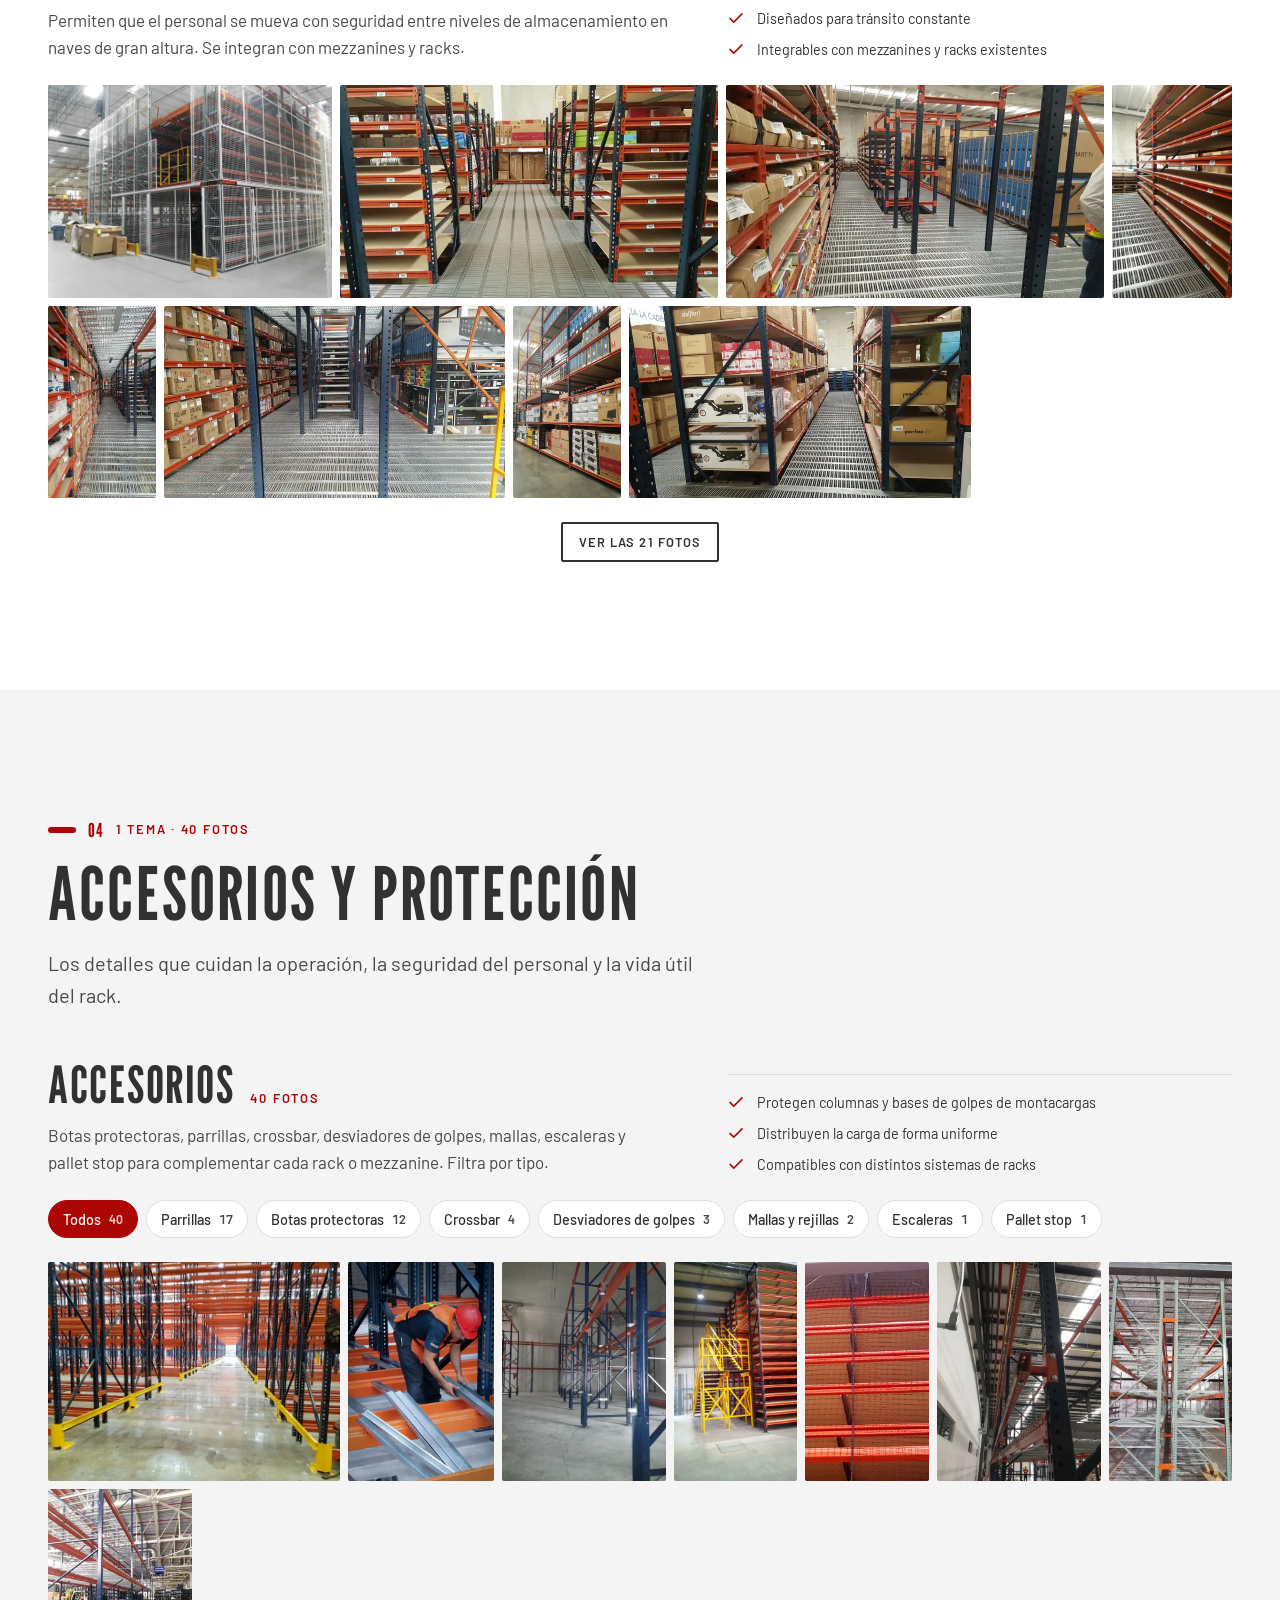
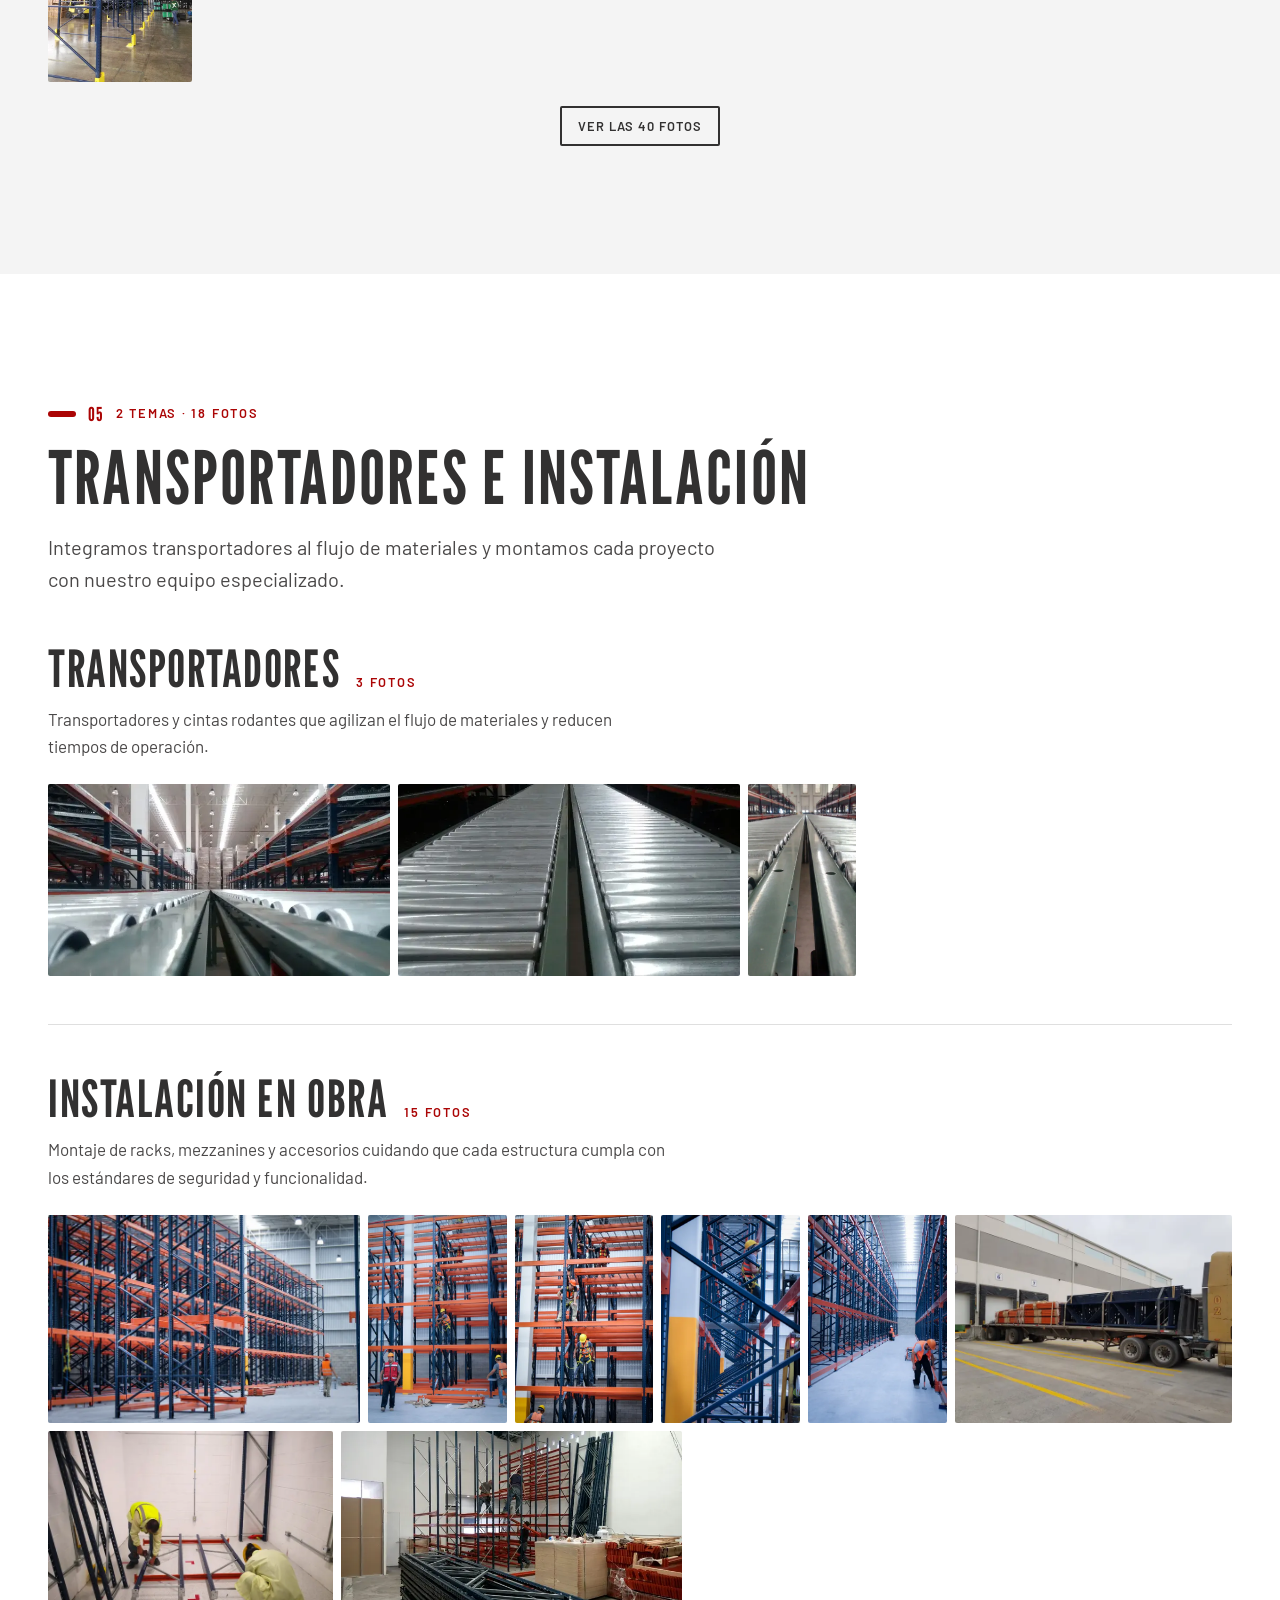
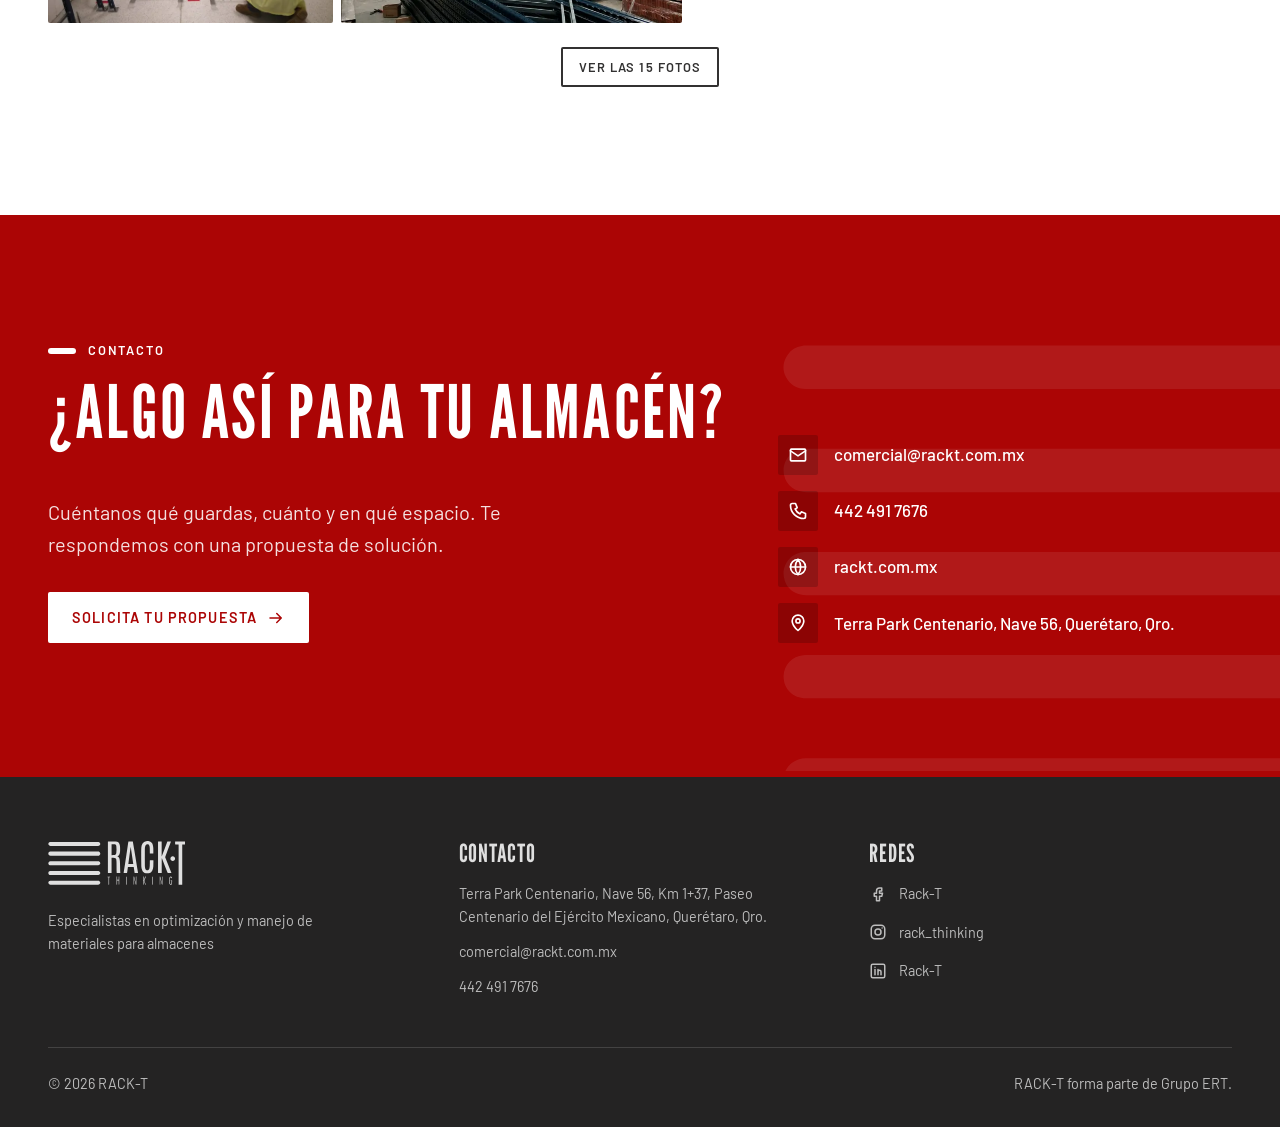
<file: catalogo-fotografico/index.html>
<!DOCTYPE html>
<html lang="es-MX">
<head>
<meta charset="utf-8">
<meta name="viewport" content="width=device-width, initial-scale=1">
<meta name="googlebot" content="noindex">
<meta name="bingbot" content="noindex">
<!-- ==========================================================================
     TARJETA PARA COMPARTIR (WhatsApp, LinkedIn, Facebook, correo)
     WhatsApp NO ejecuta JavaScript: estos datos se escriben aquí, no en el JSON.
     Edita título y descripción. https://sanoapro.github.io/rackt-piezas/catalogo-fotografico/ lo reemplaza
     _herramientas/preparar.py con la dirección final del sitio (termina en /).
     ========================================================================== -->
<title>RACK-T · Catálogo fotográfico de proyectos instalados</title>
<meta name="description" content="Racks, mezzanines, pasillos elevados y accesorios que RACK-T fabricó e instaló en almacenes de México, ordenados por tema.">
<link rel="canonical" href="https://sanoapro.github.io/rackt-piezas/catalogo-fotografico/">
<meta property="og:type" content="website">
<meta property="og:site_name" content="RACK-T">
<meta property="og:locale" content="es_MX">
<meta property="og:url" content="https://sanoapro.github.io/rackt-piezas/catalogo-fotografico/">
<meta property="og:title" content="RACK-T · Catálogo fotográfico de proyectos instalados">
<meta property="og:description" content="Racks, mezzanines, pasillos elevados y accesorios que RACK-T fabricó e instaló en almacenes de México, ordenados por tema.">
<meta property="og:image" content="https://sanoapro.github.io/rackt-piezas/catalogo-fotografico/og.jpg">
<meta property="og:image:secure_url" content="https://sanoapro.github.io/rackt-piezas/catalogo-fotografico/og.jpg">
<meta property="og:image:type" content="image/jpeg">
<meta property="og:image:width" content="1200">
<meta property="og:image:height" content="630">
<meta property="og:image:alt" content="RACK-T · Catálogo fotográfico de proyectos instalados">
<meta name="twitter:card" content="summary_large_image">
<meta name="twitter:title" content="RACK-T · Catálogo fotográfico de proyectos instalados">
<meta name="twitter:description" content="Racks, mezzanines, pasillos elevados y accesorios que RACK-T fabricó e instaló en almacenes de México, ordenados por tema.">
<meta name="twitter:image" content="https://sanoapro.github.io/rackt-piezas/catalogo-fotografico/og.jpg">

<!-- Íconos (favicon oficial aprobado el 16/09/2026) y apariencia en el celular -->
<link rel="icon" href="favicon.ico" sizes="any">
<link rel="icon" href="assets/favicon/favicon.svg" type="image/svg+xml">
<link rel="icon" href="assets/favicon/favicon-32.png" type="image/png" sizes="32x32">
<link rel="apple-touch-icon" href="assets/favicon/apple-touch-icon.png">
<link rel="manifest" href="site.webmanifest">
<meta name="theme-color" content="#323131">
<meta name="format-detection" content="telephone=no">
<!-- Fuentes de marca: League Gothic (títulos) y Barlow (respaldo web de Bahnschrift, que es fuente de sistema en Windows) -->
<link rel="preconnect" href="https://fonts.googleapis.com">
<link rel="preconnect" href="https://fonts.gstatic.com" crossorigin>
<link href="https://fonts.googleapis.com/css2?family=League+Gothic&family=Barlow:ital,wght@0,400;0,500;0,600;0,700;1,400&display=swap" rel="stylesheet">

<!-- Tema y movimiento: se deciden ANTES de pintar para que no parpadee -->
<script>
  (function () {
    var tema = null;
    try { tema = localStorage.getItem('rt-tema'); } catch (e) {}
    if (tema !== 'light' && tema !== 'dark') {
      tema = window.matchMedia('(prefers-color-scheme: dark)').matches ? 'dark' : 'light';
    }
    document.documentElement.setAttribute('data-theme', tema);
    if (!window.matchMedia('(prefers-reduced-motion: reduce)').matches) {
      document.documentElement.classList.add('animar');
    }
  })();
</script>

<style>
/* ==========================================================================
   CATÁLOGO FOTOGRÁFICO — RACK-T (sobre el modelo una-hoja)
   Diseño fijo. El contenido vive en <script id="contenido"> al final.
   Guía: COMO-USAR.md (misma carpeta).
   ========================================================================== */

/* ==========================================================================
   1. TOKENS DE MARCA — el único bloque que se edita para cambiar la marca
   Fuente: Brand Book RACK-T 2025 (01_INSTITUCIONAL/01_Brand-book-2025.pdf)
   ========================================================================== */
:root {
  /* Colores de marca */
  --color-primario: #ab0505;          /* Rojo RACK-T · CTA, énfasis, logotipo */
  --color-secundario: #323131;        /* Grafito · texto y bloques oscuros */
  --color-neutro: #dfdfdf;            /* Gris · superficies y texto sobre oscuro */
  --color-acento: #002455;            /* Azul marino · información y foco */
  --color-destacado: #f8450d;         /* Naranja · SOLO acentos gráficos, nunca texto */
  --color-exito: #1d6b47;
  --color-alerta: #9a5c00;
  --color-blanco: #ffffff;

  /* Tintes derivados (no son colores nuevos de marca) */
  --color-neutro-claro: #f4f4f4;
  --color-neutro-medio: #bdbdbd;
  --color-secundario-medio: #4a4848;
  --color-secundario-profundo: #242323;
  --color-secundario-noche: #1a1919;

  /* Variantes para modo oscuro (texto legible sobre grafito) */
  --color-acento-oscuro: #8fb3e8;
  --color-exito-oscuro: #62c795;
  --color-alerta-oscuro: #f0aa4a;

  /* Tipografía: League Gothic solo tiene peso Regular (no se pone en bold) */
  --fuente-titulos: "League Gothic", "Oswald", "Arial Narrow", Impact, sans-serif;
  --fuente-cuerpo: "Bahnschrift", "Barlow", "Segoe UI", system-ui, sans-serif;
  --tracking-titulos: 0.03em;
  --tracking-etiquetas: 0.14em;

  /* Escala tipográfica */
  --texto-xs: 0.8rem;
  --texto-sm: 0.9rem;
  --texto-base: 1.0625rem;
  --texto-lg: 1.25rem;
  --texto-xl: 1.563rem;
  --texto-2xl: 2rem;
  --texto-3xl: clamp(2.2rem, 4.5vw, 3.2rem);
  --texto-4xl: clamp(2.6rem, 6vw, 4.6rem);
  --texto-hero: clamp(3.1rem, 8.4vw, 7rem);

  /* Espaciado (múltiplos de 4) */
  --espacio-1: 4px;  --espacio-2: 8px;   --espacio-3: 12px; --espacio-4: 16px;
  --espacio-6: 24px; --espacio-8: 32px;  --espacio-12: 48px; --espacio-16: 64px;
  --espacio-24: 96px;
  --espacio-seccion: clamp(64px, 10vw, 128px);
  --ancho-max: 1200px;
  --margen-lateral: clamp(16px, 5vw, 48px);
  --alto-encabezado: 72px;

  /* Forma: la marca es estructural (postes de rack). Radios pequeños. */
  --radio-sm: 2px;
  --radio: 4px;
  --radio-barra: 999px;
  --sombra: 0 1px 2px rgb(0 0 0 / .06), 0 6px 18px rgb(0 0 0 / .06);
  --sombra-alta: 0 2px 4px rgb(0 0 0 / .08), 0 18px 40px rgb(0 0 0 / .16);

  /* Movimiento */
  --duracion-corta: 200ms;
  --duracion-media: 400ms;
  --duracion-larga: 650ms;
  --curva: cubic-bezier(.2, .7, .2, 1);
  --escalon: 80ms;
}

/* ==========================================================================
   2. ROLES DE COLOR — claro y oscuro (leen los tokens de arriba)
   Los componentes solo usan estos roles, nunca un hex.
   ========================================================================== */
:root {
  --color-fondo: var(--color-blanco);
  --color-superficie: var(--color-neutro-claro);
  --color-superficie-fuerte: var(--color-neutro);
  --color-texto: var(--color-secundario);
  --color-texto-suave: var(--color-secundario-medio);
  --color-borde: var(--color-neutro);
  --color-marca-texto: var(--color-primario);
  --color-barra: var(--color-primario);
  --color-info: var(--color-acento);
  --color-foco: var(--color-acento);
  --color-oscuro: var(--color-secundario);
  --color-oscuro-2: var(--color-secundario-profundo);
  --color-sobre-oscuro: var(--color-neutro);
  --color-sobre-oscuro-suave: var(--color-neutro-medio);
  --color-sobre-primario: var(--color-blanco);
  --color-exito-texto: var(--color-exito);
  --color-alerta-texto: var(--color-alerta);
  color-scheme: light;
}
:root[data-theme="dark"] {
  --color-fondo: var(--color-secundario-profundo);
  --color-superficie: var(--color-secundario);
  --color-superficie-fuerte: var(--color-secundario-medio);
  --color-texto: var(--color-neutro);
  --color-texto-suave: var(--color-neutro-medio);
  --color-borde: var(--color-secundario-medio);
  --color-marca-texto: var(--color-neutro-medio);   /* en oscuro el rojo no se usa como texto */
  --color-info: var(--color-acento-oscuro);
  --color-foco: var(--color-neutro);
  --color-oscuro: var(--color-secundario-noche);
  --color-oscuro-2: var(--color-secundario-noche);
  --color-exito-texto: var(--color-exito-oscuro);
  --color-alerta-texto: var(--color-alerta-oscuro);
  color-scheme: dark;
}

/* Bloques con fondo propio: reasignan los roles para que los componentes se adapten */
.bloque-oscuro {
  --color-texto: var(--color-sobre-oscuro);
  --color-texto-suave: var(--color-sobre-oscuro-suave);
  --color-borde: rgb(255 255 255 / .14);
  --color-foco: var(--color-neutro);
  --color-marca-texto: var(--color-sobre-oscuro-suave);
  background: var(--color-oscuro);
  color: var(--color-texto);
}
.bloque-primario {
  --color-texto: var(--color-sobre-primario);
  --color-texto-suave: rgb(255 255 255 / .88);
  --color-borde: rgb(255 255 255 / .28);
  --color-foco: var(--color-blanco);
  --color-marca-texto: var(--color-sobre-primario);
  --color-barra: var(--color-sobre-primario);
  background: var(--color-primario);
  color: var(--color-texto);
}

/* ==========================================================================
   3. BASE
   ========================================================================== */
*, *::before, *::after { box-sizing: border-box; }
html {
  scroll-behavior: smooth;
  scroll-padding-top: calc(var(--alto-encabezado) + 16px);
  -webkit-text-size-adjust: 100%;
}
body {
  margin: 0;
  background: var(--color-fondo);
  color: var(--color-texto);
  font-family: var(--fuente-cuerpo);
  font-size: var(--texto-base);
  line-height: 1.6;
  overflow-x: hidden;
  -webkit-font-smoothing: antialiased;
}
h1, h2, h3, .titulo {
  font-family: var(--fuente-titulos);
  font-weight: 400;
  letter-spacing: var(--tracking-titulos);
  line-height: 1;
  text-transform: uppercase;
  margin: 0;
  text-wrap: balance;
}
p { margin: 0; text-wrap: pretty; }
img, svg { display: block; max-width: 100%; }
a { color: inherit; }
button { font: inherit; color: inherit; }
:focus-visible { outline: 3px solid var(--color-foco); outline-offset: 3px; border-radius: var(--radio-sm); }

.contenedor {
  width: min(100% - 2 * var(--margen-lateral), var(--ancho-max));
  margin-inline: auto;
}
.solo-lectores {
  position: absolute; width: 1px; height: 1px; padding: 0; margin: -1px;
  overflow: hidden; clip: rect(0 0 0 0); white-space: nowrap; border: 0;
}
.saltar {
  position: fixed; top: 8px; left: 8px; z-index: 100;
  padding: 10px 16px; background: var(--color-primario); color: var(--color-sobre-primario);
  font-weight: 600; text-decoration: none; border-radius: var(--radio);
  transform: translateY(-160%); transition: transform var(--duracion-corta) var(--curva);
}
.saltar:focus { transform: none; }

/* ==========================================================================
   4. COMPONENTES
   ========================================================================== */

/* --- 4.1 Botones y enlaces --- */
.boton {
  display: inline-flex; align-items: center; justify-content: center; gap: 10px;
  min-height: 48px; padding: 12px 22px;
  font-family: var(--fuente-cuerpo); font-weight: 600; font-size: var(--texto-sm);
  letter-spacing: .08em; text-transform: uppercase; text-decoration: none;
  border: 2px solid transparent; border-radius: var(--radio-sm); cursor: pointer;
  transition: transform var(--duracion-corta) var(--curva), box-shadow var(--duracion-corta) var(--curva),
              background-color var(--duracion-corta) var(--curva), color var(--duracion-corta) var(--curva);
}
.boton svg { width: 18px; height: 18px; transition: transform var(--duracion-corta) var(--curva); }
.boton:hover { transform: translateY(-2px); box-shadow: var(--sombra-alta); }
.boton:hover svg { transform: translateX(4px); }
.boton:active { transform: translateY(0); box-shadow: none; }
.boton--primario { background: var(--color-primario); color: var(--color-sobre-primario); }
.boton--secundario { background: transparent; color: var(--color-texto); border-color: currentColor; }
.boton--secundario:hover { background: var(--color-texto); color: var(--color-fondo); }
.bloque-oscuro .boton--secundario:hover { color: var(--color-oscuro); }
.bloque-primario .boton--primario { background: var(--color-blanco); color: var(--color-primario); }
.bloque-primario .boton--secundario:hover { color: var(--color-primario); }
.boton--chico { min-height: 40px; padding: 8px 16px; font-size: var(--texto-xs); }

/* Subrayado animado (enlaces de texto y menú) */
.enlace {
  text-decoration: none;
  background: linear-gradient(var(--color-barra), var(--color-barra)) left bottom / 0 2px no-repeat;
  transition: background-size var(--duracion-media) var(--curva);
  padding-bottom: 2px;
}
.enlace:hover, .enlace:focus-visible, .enlace[aria-current="true"] { background-size: 100% 2px; }

/* Etiqueta de sección: barra roja + número + texto */
.etiqueta {
  display: inline-flex; align-items: center; gap: 12px;
  font-size: var(--texto-xs); font-weight: 600; line-height: 1.2;
  letter-spacing: var(--tracking-etiquetas); text-transform: uppercase;
  color: var(--color-marca-texto);
}
.etiqueta::before {
  content: ""; flex: none; width: 28px; height: 6px;
  border-radius: var(--radio-barra); background: var(--color-barra);
}
.etiqueta .numero { font-family: var(--fuente-titulos); font-size: 1.2rem; letter-spacing: .04em; font-weight: 400; }

/* --- 4.2 Encabezado fijo --- */
.encabezado {
  position: fixed; inset: 0 0 auto 0; z-index: 50;
  height: var(--alto-encabezado);
  color: var(--color-sobre-oscuro);
  --color-foco: var(--color-neutro);
  --color-barra: var(--color-primario);
  transition: background-color var(--duracion-media) var(--curva), box-shadow var(--duracion-media) var(--curva);
}
.encabezado.solido { background: var(--color-oscuro); box-shadow: 0 1px 0 rgb(255 255 255 / .06), 0 8px 24px rgb(0 0 0 / .18); }
.encabezado .contenedor { height: 100%; display: flex; align-items: center; gap: var(--espacio-6); }
.encabezado .logo { color: var(--color-sobre-oscuro); flex: none; display: block; }
.encabezado .logo svg { height: 34px; width: auto; }
.menu { margin-left: auto; }
.menu ul { list-style: none; margin: 0; padding: 0; display: flex; gap: var(--espacio-6); }
.menu a { font-size: var(--texto-sm); font-weight: 500; letter-spacing: .04em; }
.acciones-encabezado { display: flex; align-items: center; gap: var(--espacio-3); }
.boton-icono {
  display: inline-grid; place-items: center; width: 40px; height: 40px;
  background: transparent; border: 1px solid rgb(255 255 255 / .22); border-radius: var(--radio-sm);
  color: var(--color-sobre-oscuro); cursor: pointer;
  transition: background-color var(--duracion-corta) var(--curva), border-color var(--duracion-corta) var(--curva);
}
.boton-icono:hover { background: rgb(255 255 255 / .08); border-color: rgb(255 255 255 / .45); }
.boton-icono svg { width: 20px; height: 20px; }
.menu-boton { display: none; }
[data-theme="dark"] .icono-luna, [data-theme="light"] .icono-sol { display: none; }

@media (max-width: 959px) {
  .menu-boton { display: inline-grid; }
  .menu {
    position: absolute; top: var(--alto-encabezado); left: 0; right: 0;
    background: var(--color-oscuro); border-top: 1px solid rgb(255 255 255 / .08);
    padding: var(--espacio-4) var(--margen-lateral) var(--espacio-6);
    display: none;
  }
  .encabezado.abierto { background: var(--color-oscuro); }
  .encabezado.abierto .menu { display: block; }
  .menu ul { flex-direction: column; gap: 0; }
  .menu a { display: block; padding: 14px 0; font-size: var(--texto-lg); border-bottom: 1px solid rgb(255 255 255 / .08); background: none; }
  .acciones-encabezado { margin-left: auto; }
}
@media (max-width: 479px) {
  .acciones-encabezado .boton { display: none; }
  .encabezado .logo svg { height: 28px; }
}

/* --- 4.3 Progreso de lectura: poste de rack que se llena de rojo --- */
.riel {
  position: fixed; z-index: 40; pointer-events: none;
  left: 20px; top: calc(var(--alto-encabezado) + 32px); bottom: 32px; width: 10px;
  background: var(--color-borde);
  /* perforaciones del poste */
  -webkit-mask: repeating-linear-gradient(to bottom, #000 0 10px, transparent 10px 15px);
          mask: repeating-linear-gradient(to bottom, #000 0 10px, transparent 10px 15px);
}
.riel span {
  position: absolute; inset: 0; background: var(--color-primario);
  transform-origin: top; transform: scaleY(var(--progreso, 0));
}
@media (max-width: 1319px) {
  .riel {
    left: 0; right: 0; bottom: auto; top: var(--alto-encabezado); width: auto; height: 4px;
    -webkit-mask: repeating-linear-gradient(to right, #000 0 22px, transparent 22px 26px);
            mask: repeating-linear-gradient(to right, #000 0 22px, transparent 22px 26px);
    background: transparent;
  }
  .riel span { transform-origin: left; transform: scaleX(var(--progreso, 0)); }
}

/* --- 4.4 Secciones --- */
.seccion { padding-block: var(--espacio-seccion); position: relative; }
.seccion--superficie { background: var(--color-superficie); }
.cabeza { display: grid; gap: var(--espacio-4); max-width: 780px; margin-bottom: var(--espacio-12); }
.cabeza h2 { font-size: var(--texto-4xl); }
.cabeza .intro { font-size: var(--texto-lg); color: var(--color-texto-suave); max-width: 62ch; }
.cabeza--centro { margin-inline: auto; text-align: center; justify-items: center; }

/* --- 4.5 Hero --- */
.hero {
  position: relative; overflow: hidden; isolation: isolate;
  min-height: min(100svh, 900px);
  display: flex; align-items: center;
  padding-block: calc(var(--alto-encabezado) + var(--espacio-12)) var(--espacio-16);
}
.hero::before {                         /* patrón de barras de la marca, deriva muy lenta */
  content: ""; position: absolute; inset: -40px 0 -40px 52%; z-index: -1;
  background-image: repeating-linear-gradient(to bottom, var(--color-primario) 0 14px, transparent 14px 34px);
  opacity: .10;
  -webkit-mask: linear-gradient(to right, transparent, #000 40%);
          mask: linear-gradient(to right, transparent, #000 40%);
}
.animar .hero::before { animation: deriva 24s linear infinite; }
@keyframes deriva { to { transform: translateY(34px); } }
.hero .contenedor { display: grid; gap: var(--espacio-12); align-items: center; }
@media (min-width: 900px) { .hero .contenedor { grid-template-columns: 1.15fr .85fr; } }
.hero h1 { font-size: var(--texto-hero); line-height: .94; margin-block: var(--espacio-6); }
.resaltado {
  background: var(--color-primario); color: var(--color-sobre-primario);
  padding: 0 .12em; box-decoration-break: clone; -webkit-box-decoration-break: clone;
}
.hero .subtitulo { font-size: clamp(1.1rem, 1.6vw, 1.3rem); color: var(--color-texto-suave); max-width: 56ch; }
.botones { display: flex; flex-wrap: wrap; gap: var(--espacio-4); margin-top: var(--espacio-8); }
.hero-visual { position: relative; }
.hero-visual .foto { aspect-ratio: 4 / 5; }

/* Ilustración de rack (se usa mientras no haya foto) */
.ilustracion { width: 100%; height: auto; max-width: 520px; margin-inline: auto; }
.ilus-poste { fill: var(--color-sobre-oscuro-suave); }
.ilus-perfo { fill: var(--color-oscuro); }
.ilus-viga { fill: var(--color-primario); }
.ilus-tarima { fill: var(--color-secundario-medio); }
.ilus-carga { fill: rgb(255 255 255 / .06); stroke: var(--color-sobre-oscuro-suave); stroke-width: 1.5; }
.ilus-carga--acento { fill: var(--color-destacado); stroke: none; }
.ilus-piso { stroke: var(--color-sobre-oscuro-suave); stroke-width: 2; }
.ilus-cota { stroke: var(--color-acento-oscuro); stroke-width: 1.5; fill: none; }
.animar .ilustracion .ilus-viga { transform-box: fill-box; transform-origin: left; transform: scaleX(0); }
.animar .ilustracion .ilus-bulto { opacity: 0; transform: translateY(-12px); }
.animar .ilustracion.visible .ilus-viga {
  transform: scaleX(1);
  transition: transform var(--duracion-larga) var(--curva) calc(var(--i, 0) * 90ms);
}
.animar .ilustracion.visible .ilus-bulto {
  opacity: 1; transform: none;
  transition: opacity var(--duracion-media) var(--curva) calc(400ms + var(--i, 0) * 60ms),
              transform var(--duracion-media) var(--curva) calc(400ms + var(--i, 0) * 60ms);
}

/* Foto: blanco y negro con acento rojo (dirección del brand book) */
.foto { position: relative; margin: 0; overflow: hidden; border-radius: var(--radio); background: var(--color-superficie-fuerte); }
.foto img { width: 100%; height: 100%; object-fit: cover; filter: grayscale(1) contrast(1.05); }
.foto--color img { filter: none; }
.foto::after { content: ""; position: absolute; left: 0; bottom: 0; width: 38%; height: 8px; background: var(--color-primario); }

/* --- 4.6 Cifras clave --- */
.cifras { display: grid; gap: var(--espacio-8); grid-template-columns: repeat(auto-fit, minmax(210px, 1fr)); }
.cifra { display: grid; gap: var(--espacio-2); align-content: start; }
.cifra::before { content: ""; width: 56px; height: 8px; border-radius: var(--radio-barra); background: var(--color-barra); margin-bottom: var(--espacio-3); }
.cifra-valor {
  font-family: var(--fuente-titulos); font-size: clamp(3.2rem, 6vw, 5rem); line-height: .95;
  letter-spacing: .02em; font-variant-numeric: tabular-nums; white-space: nowrap;
}
.cifra-afijo { font-size: .5em; letter-spacing: .04em; }
.cifra-etiqueta { font-weight: 600; font-size: var(--texto-base); }
.cifra-nota { font-size: var(--texto-sm); color: var(--color-texto-suave); }

/* --- 4.7 Tarjetas de beneficios --- */
.rejilla { display: grid; gap: var(--espacio-6); grid-template-columns: repeat(auto-fill, minmax(min(100%, 270px), 1fr)); }
.tarjeta {
  position: relative; display: grid; gap: var(--espacio-4); align-content: start;
  padding: var(--espacio-8) var(--espacio-6) var(--espacio-8);
  background: var(--color-fondo); border: 1px solid var(--color-borde); border-radius: var(--radio);
  transition: transform var(--duracion-media) var(--curva), box-shadow var(--duracion-media) var(--curva), border-color var(--duracion-media) var(--curva);
}
.seccion--superficie .tarjeta { background: var(--color-fondo); }
.tarjeta::after {
  content: ""; position: absolute; left: -1px; right: -1px; bottom: -1px; height: 4px;
  background: var(--color-primario); transform: scaleX(0); transform-origin: left;
  transition: transform var(--duracion-media) var(--curva);
}
.tarjeta:hover, .tarjeta:focus-within { transform: translateY(-4px); box-shadow: var(--sombra-alta); border-color: transparent; }
.tarjeta:hover::after, .tarjeta:focus-within::after { transform: scaleX(1); }
.icono-caja {
  display: grid; place-items: center; width: 52px; height: 52px;
  background: var(--color-oscuro); color: var(--color-sobre-oscuro); border-radius: var(--radio-sm);
}
.icono-caja svg { width: 26px; height: 26px; }
.tarjeta h3 { font-size: var(--texto-2xl); }
.tarjeta p { color: var(--color-texto-suave); }

/* Tarjeta con foto: la foto va a sangre arriba y el ícono se monta en su borde.
   En reposo la foto está en blanco y negro (brand book); al pasar el cursor recupera el color. */
.tarjeta--foto { padding-top: 0; overflow: hidden; }
.tarjeta--foto .tarjeta-foto { margin: 0 calc(-1 * var(--espacio-6)); aspect-ratio: 16 / 10; border-radius: var(--radio) var(--radio) 0 0; }
.tarjeta--foto .tarjeta-foto::after { height: 6px; }
.tarjeta--foto .icono-caja { position: relative; z-index: 1; margin-top: calc(-26px - var(--espacio-4)); box-shadow: 0 0 0 4px var(--color-fondo); }
.foto img { transition: filter var(--duracion-larga) var(--curva), transform 700ms var(--curva); }
.tarjeta--foto:hover .foto img, .tarjeta--foto:focus-within .foto img { filter: none; transform: scale(1.04); }

/* --- 4.7b Galería de proyectos --- */
.galeria {
  display: grid; gap: var(--espacio-3);
  grid-template-columns: repeat(4, 1fr); grid-auto-rows: clamp(170px, 17vw, 230px);
}
.galeria-item { position: relative; margin: 0; overflow: hidden; border-radius: var(--radio); grid-column: span var(--c4, 1); }
.galeria-item--grande { grid-row: span 2; }
.galeria-item .foto { height: 100%; border-radius: 0; }
.galeria-item .foto::after { display: none; }                  /* el acento rojo va en la leyenda */
.galeria-item figcaption {
  position: absolute; inset: auto 0 0 0; padding: var(--espacio-12) var(--espacio-4) var(--espacio-4);
  display: grid; gap: 2px; color: var(--color-neutro);
  background: linear-gradient(to top, rgb(26 25 25 / .88), rgb(26 25 25 / 0));
}
.galeria-item figcaption strong {
  font-family: var(--fuente-titulos); font-weight: 400; font-size: 1.5rem; line-height: 1;
  letter-spacing: .04em; text-transform: uppercase; display: flex; align-items: center; gap: 10px;
}
.galeria-item figcaption strong::before { content: ""; width: 18px; height: 6px; border-radius: var(--radio-barra); background: var(--color-primario); flex: none; }
.galeria-item--grande figcaption strong { font-size: 2.2rem; }
.galeria-item figcaption span { font-size: var(--texto-sm); color: var(--color-neutro-medio); }
.galeria-item:hover .foto img { filter: none; transform: scale(1.05); }
.galeria-nota { margin-top: var(--espacio-6); font-size: var(--texto-sm); color: var(--color-texto-suave); }
@media (max-width: 959px) {
  .galeria { grid-template-columns: repeat(2, 1fr); grid-auto-rows: clamp(150px, 30vw, 220px); }
  .galeria-item { grid-column: span var(--c2, 1); }
}
@media (max-width: 479px) {
  .galeria { grid-template-columns: 1fr; grid-auto-rows: 220px; }
  .galeria-item, .galeria-item--grande { grid-column: auto; grid-row: auto; }
}

/* --- 4.7c CATÁLOGO FOTOGRÁFICO: índice de temas, barra de temas, familias, rejilla y visor --- */
:root { --alto-barra-temas: 60px; }
.catalogo .familia, .catalogo .tema { scroll-margin-top: calc(var(--alto-barra-temas) + 8px); }   /* la barra de temas no tapa el título */

/* Índice: una tarjeta por tema, agrupadas por familia. Blanco y negro; a color al pasar el cursor. */
.indice { display: grid; gap: var(--espacio-12); }
.indice-familia { display: grid; gap: var(--espacio-4); }
.indice-familia-titulo {
  display: flex; flex-wrap: wrap; align-items: baseline; justify-content: space-between; gap: var(--espacio-2) var(--espacio-4);
  padding-bottom: var(--espacio-3); border-bottom: 2px solid var(--color-texto);
  font-size: var(--texto-2xl);
}
.indice-familia-titulo a { text-decoration: none; }
.indice-familia-titulo span { font-family: var(--fuente-cuerpo); font-size: var(--texto-xs); font-weight: 600; letter-spacing: var(--tracking-etiquetas); color: var(--color-texto-suave); }
.indice-temas { list-style: none; margin: 0; padding: 0; display: grid; gap: var(--espacio-3); grid-template-columns: repeat(auto-fill, minmax(min(100%, 250px), 1fr)); }
.tema-tarjeta {
  position: relative; display: block; aspect-ratio: 4 / 3; overflow: hidden; border-radius: var(--radio);
  color: var(--color-neutro); text-decoration: none; background: var(--color-oscuro);
  --color-foco: var(--color-acento);
}
[data-theme="dark"] .tema-tarjeta { --color-foco: var(--color-neutro); }
.tema-tarjeta .foto { position: absolute; inset: 0; border-radius: 0; }
.tema-tarjeta .foto::after { display: none; }
.tema-tarjeta-texto {
  position: absolute; inset: auto 0 0 0; padding: var(--espacio-16) var(--espacio-4) var(--espacio-4);
  display: flex; align-items: flex-end; justify-content: space-between; gap: var(--espacio-3);
  background: linear-gradient(to top, rgb(26 25 25 / .92), rgb(26 25 25 / 0));
}
.tema-tarjeta-nombre {
  display: flex; align-items: center; gap: 10px;
  font-family: var(--fuente-titulos); font-size: 1.9rem; line-height: 1; letter-spacing: .04em; text-transform: uppercase;
}
.tema-tarjeta-nombre::before { content: ""; flex: none; width: 18px; height: 6px; border-radius: var(--radio-barra); background: var(--color-primario); }
.tema-tarjeta-cuenta {
  flex: none; padding: 4px 8px; border-radius: var(--radio-sm); background: rgb(0 0 0 / .5);
  font-size: var(--texto-xs); font-weight: 600; letter-spacing: .08em; text-transform: uppercase; white-space: nowrap;
}
.tema-tarjeta::after {
  content: ""; position: absolute; left: 0; right: 0; bottom: 0; height: 5px; background: var(--color-primario);
  transform: scaleX(0); transform-origin: left; transition: transform var(--duracion-media) var(--curva);
}
.tema-tarjeta:hover::after, .tema-tarjeta:focus-visible::after { transform: scaleX(1); }
.tema-tarjeta:hover .foto img, .tema-tarjeta:focus-visible .foto img { filter: none; transform: scale(1.05); }

/* Barra de temas: fija bajo el encabezado mientras se recorren las familias */
.barra-temas {
  position: sticky; top: var(--alto-encabezado); z-index: 30;
  background: var(--color-fondo); border-bottom: 1px solid var(--color-borde);
  box-shadow: 0 8px 18px rgb(0 0 0 / .06);
}
.barra-temas .contenedor { height: var(--alto-barra-temas); display: flex; align-items: center; }
.barra-temas ul {
  list-style: none; margin: 0; padding: 4px 2px; display: flex; gap: var(--espacio-2);
  overflow-x: auto; scrollbar-width: none; overscroll-behavior-x: contain;
  -webkit-mask: linear-gradient(to right, #000 calc(100% - 40px), transparent);
          mask: linear-gradient(to right, #000 calc(100% - 40px), transparent);
}
.barra-temas ul::-webkit-scrollbar { display: none; }
.barra-temas li:last-child { padding-right: 40px; }
.ficha {
  display: inline-flex; align-items: center; gap: 8px; min-height: 38px; padding: 6px 14px;
  border: 1px solid var(--color-borde); border-radius: var(--radio-barra); background: var(--color-fondo); color: var(--color-texto);
  font-size: var(--texto-sm); font-weight: 500; line-height: 1.2; white-space: nowrap; text-decoration: none; cursor: pointer;
  transition: background-color var(--duracion-corta) var(--curva), border-color var(--duracion-corta) var(--curva), color var(--duracion-corta) var(--curva);
}
.ficha span { font-size: var(--texto-xs); font-weight: 600; color: var(--color-texto-suave); font-variant-numeric: tabular-nums; }
.ficha:hover { border-color: var(--color-texto); }
.ficha[aria-current="true"], .ficha[aria-pressed="true"] { background: var(--color-primario); border-color: var(--color-primario); color: var(--color-sobre-primario); }
.ficha[aria-current="true"] span, .ficha[aria-pressed="true"] span { color: rgb(255 255 255 / .85); }

/* Familias y temas */
.familia:nth-of-type(even) { background: var(--color-superficie); }
.familia .cabeza { margin-bottom: 0; }
.tema { display: grid; gap: var(--espacio-6); padding-top: var(--espacio-12); margin-top: var(--espacio-12); border-top: 1px solid var(--color-borde); }
.familia .cabeza + .tema { border-top: 0; margin-top: 0; }
.tema-cabeza { display: grid; gap: var(--espacio-6); }
@media (min-width: 900px) { .tema-cabeza { grid-template-columns: minmax(0, 1.25fr) minmax(0, 1fr); align-items: end; column-gap: var(--espacio-12); } }
.tema-cabeza h3 { display: flex; flex-wrap: wrap; align-items: baseline; gap: var(--espacio-2) var(--espacio-4); font-size: var(--texto-3xl); }
.tema-cuenta { font-family: var(--fuente-cuerpo); font-size: var(--texto-xs); font-weight: 600; letter-spacing: var(--tracking-etiquetas); color: var(--color-marca-texto); }
.tema-texto { margin-top: var(--espacio-3); color: var(--color-texto-suave); max-width: 62ch; }
.ventajas { list-style: none; margin: 0; padding: var(--espacio-4) 0 0; display: grid; gap: var(--espacio-2); border-top: 1px solid var(--color-borde); }
.ventajas li { display: grid; grid-template-columns: 18px 1fr; gap: var(--espacio-3); align-items: start; font-size: var(--texto-sm); }
.ventajas svg { width: 18px; height: 18px; margin-top: 2px; color: var(--color-marca-texto); }
.filtros { display: flex; flex-wrap: wrap; gap: var(--espacio-2); }

/* Rejilla justificada: cada foto conserva su proporción y las filas llenan el ancho */
.fotos { --alto-fila: clamp(120px, 15vw, 200px); list-style: none; margin: 0; padding: 0; display: flex; flex-wrap: wrap; gap: var(--espacio-2); }
.fotos::after { content: ""; flex-grow: 1000000; }            /* la última fila no se estira de más */
.fotos li { position: relative; flex: calc(var(--r) * 100) 1 calc(var(--r) * var(--alto-fila)); min-width: 0; }
.fotos li[hidden] { display: none; }
.celda {
  position: relative; display: block; width: 100%; padding: 0; border: 0; overflow: hidden; cursor: zoom-in;
  border-radius: var(--radio-sm); background: var(--color-superficie-fuerte);
}
.celda img { width: 100%; height: auto; aspect-ratio: var(--r); object-fit: cover; transition: transform 700ms var(--curva), opacity var(--duracion-media); }
.celda:hover img, .celda:focus-visible img { transform: scale(1.04); }
.celda::after {
  content: ""; position: absolute; left: 0; bottom: 0; width: 100%; height: 5px; background: var(--color-primario);
  transform: scaleX(0); transform-origin: left; transition: transform var(--duracion-media) var(--curva);
}
.celda:hover::after, .celda:focus-visible::after { transform: scaleX(1); }
.celda:focus-visible { outline-offset: 2px; }
.celda-num {
  position: absolute; top: 8px; left: 8px; padding: 3px 7px; border-radius: var(--radio-sm);
  background: rgb(26 25 25 / .72); color: var(--color-neutro); font-size: var(--texto-xs); font-weight: 600; font-variant-numeric: tabular-nums;
  opacity: 0; transition: opacity var(--duracion-corta);
}
.celda:hover .celda-num, .celda:focus-visible .celda-num { opacity: 1; }
.tema-pie { display: flex; justify-content: center; }
@media (max-width: 599px) { .fotos { --alto-fila: 104px; gap: 6px; } .tema-tarjeta-nombre { font-size: 1.6rem; } }

/* Visor de fotos (pantalla completa) */
.visor {
  width: 100vw; height: 100dvh; max-width: none; max-height: none; margin: 0; padding: 0; border: 0;
  background: var(--color-secundario-noche); color: var(--color-neutro); overflow: hidden;
  --color-foco: var(--color-neutro);
}
.visor[open] { display: grid; grid-template-rows: auto minmax(0, 1fr) auto; }
.visor::backdrop { background: rgb(0 0 0 / .7); }
.visor-barra { display: flex; align-items: center; gap: var(--espacio-4); padding: var(--espacio-3) var(--margen-lateral); border-bottom: 1px solid rgb(255 255 255 / .08); }
.visor-titulo { display: grid; gap: 2px; min-width: 0; }
.visor-titulo strong { display: flex; align-items: center; gap: 10px; font-family: var(--fuente-titulos); font-weight: 400; font-size: 1.7rem; line-height: 1; letter-spacing: .04em; text-transform: uppercase; }
.visor-titulo strong::before { content: ""; flex: none; width: 18px; height: 6px; border-radius: var(--radio-barra); background: var(--color-primario); }
.visor-titulo span { font-size: var(--texto-xs); letter-spacing: var(--tracking-etiquetas); text-transform: uppercase; color: var(--color-neutro-medio); }
.visor-contador { margin-left: auto; font-weight: 600; letter-spacing: .08em; font-variant-numeric: tabular-nums; white-space: nowrap; }
.visor-escena { position: relative; min-height: 0; padding: var(--espacio-4) clamp(64px, 7vw, 104px); touch-action: pan-y pinch-zoom; }
.visor-escena img { width: 100%; height: 100%; object-fit: contain; user-select: none; -webkit-user-drag: none; transition: opacity var(--duracion-corta); }
.visor-escena img.cargando { opacity: .55; }
.visor-nav {
  position: absolute; top: 50%; transform: translateY(-50%); width: 52px; height: 52px; display: grid; place-items: center;
  background: rgb(255 255 255 / .08); border: 1px solid rgb(255 255 255 / .22); border-radius: var(--radio-sm); color: inherit; cursor: pointer;
  transition: background-color var(--duracion-corta), border-color var(--duracion-corta);
}
.visor-nav:hover { background: var(--color-primario); border-color: var(--color-primario); }
.visor-nav svg { width: 24px; height: 24px; }
.visor-nav--ant { left: var(--espacio-4); }
.visor-nav--ant svg { transform: rotate(180deg); }
.visor-nav--sig { right: var(--espacio-4); }
.visor-tira { display: flex; gap: 6px; overflow-x: auto; padding: var(--espacio-3) var(--margen-lateral) var(--espacio-4); scrollbar-width: thin; }
.visor-tira button { flex: none; width: 76px; height: 56px; padding: 0; border: 2px solid transparent; border-radius: var(--radio-sm); overflow: hidden; background: none; opacity: .5; cursor: pointer; transition: opacity var(--duracion-corta); }
.visor-tira button:hover { opacity: .85; }
.visor-tira button[aria-current="true"] { opacity: 1; border-color: var(--color-primario); }
.visor-tira img { width: 100%; height: 100%; object-fit: cover; }
@media (max-width: 599px) {
  .visor-escena { padding: var(--espacio-2) var(--espacio-2) 68px; }
  .visor-nav { top: auto; bottom: 10px; transform: none; width: 48px; height: 48px; }
  .visor-nav--ant { left: calc(50% - 56px); } .visor-nav--sig { right: calc(50% - 56px); }
  .visor-tira { display: none; }
  .visor-titulo strong { font-size: 1.35rem; }
}

/* --- 4.8 Cómo funciona: línea de tiempo --- */
.pasos { list-style: none; margin: 0; padding: 0; display: grid; gap: var(--espacio-8); position: relative; }
.paso { position: relative; display: grid; gap: var(--espacio-3); padding-left: 72px; }
.paso-numero {
  position: absolute; left: 0; top: 0; width: 52px; height: 52px; display: grid; place-items: center;
  font-family: var(--fuente-titulos); font-size: 1.7rem; letter-spacing: .02em;
  background: var(--color-fondo); color: var(--color-texto); border: 2px solid var(--color-texto); border-radius: var(--radio-sm);
  transition: background-color var(--duracion-media) var(--curva), color var(--duracion-media) var(--curva), border-color var(--duracion-media) var(--curva);
}
.paso.visible .paso-numero, html:not(.animar) .paso-numero { background: var(--color-primario); border-color: var(--color-primario); color: var(--color-sobre-primario); }
.paso h3 { font-size: var(--texto-2xl); padding-top: 10px; }
.paso p { color: var(--color-texto-suave); }
.pasos::before {                       /* la viga que une los pasos */
  content: ""; position: absolute; left: 25px; top: 8px; bottom: 8px; width: 2px; background: var(--color-borde);
}
@media (min-width: 900px) {
  .pasos { grid-template-columns: repeat(var(--n, 4), 1fr); gap: var(--espacio-6); }
  .paso { padding-left: 0; padding-top: 76px; }
  .pasos::before { left: 26px; right: 26px; top: 25px; bottom: auto; width: auto; height: 2px; }
}

/* --- 4.9 Planes o paquetes --- */
.planes { display: grid; gap: var(--espacio-6); grid-template-columns: repeat(auto-fit, minmax(min(100%, 290px), 1fr)); align-items: stretch; }
.plan {
  position: relative; display: flex; flex-direction: column; gap: var(--espacio-4);
  padding: var(--espacio-8); background: var(--color-fondo);
  border: 1px solid var(--color-borde); border-top: 6px solid var(--color-borde); border-radius: var(--radio);
  transition: transform var(--duracion-media) var(--curva), box-shadow var(--duracion-media) var(--curva);
}
.plan:hover { transform: translateY(-4px); box-shadow: var(--sombra-alta); }
.plan--destacado { border-top-color: var(--color-primario); }
.plan--destacado.bloque-oscuro { background: var(--color-oscuro); border-color: var(--color-oscuro); border-top-color: var(--color-primario); }
@media (min-width: 900px) { .plan--destacado { transform: translateY(-12px); } .plan--destacado:hover { transform: translateY(-16px); } }
.insignia {
  position: absolute; top: -6px; right: var(--espacio-6); transform: translateY(-50%);
  padding: 6px 12px; background: var(--color-primario); color: var(--color-sobre-primario);
  font-size: var(--texto-xs); font-weight: 600; letter-spacing: var(--tracking-etiquetas); text-transform: uppercase;
  border-radius: var(--radio-sm);
}
.plan h3 { font-size: var(--texto-2xl); }
.plan-descripcion { color: var(--color-texto-suave); }
.plan-precio { font-family: var(--fuente-titulos); font-size: clamp(2rem, 3vw, 2.6rem); line-height: 1; letter-spacing: .02em; text-transform: uppercase; }
.plan-nota { font-size: var(--texto-sm); color: var(--color-texto-suave); }
.lista-check { list-style: none; margin: 0; padding: 0; display: grid; gap: var(--espacio-3); }
.lista-check li { display: grid; grid-template-columns: 20px 1fr; gap: var(--espacio-3); align-items: start; }
.lista-check svg { width: 20px; height: 20px; margin-top: 3px; color: var(--color-marca-texto); }
.plan .boton { margin-top: auto; }
.plan-pie { margin-top: auto; padding-top: var(--espacio-4); display: grid; }

/* --- 4.10 Testimonios o casos --- */
.testimonios { display: grid; gap: var(--espacio-6); grid-template-columns: repeat(auto-fit, minmax(min(100%, 320px), 1fr)); }
.testimonio {
  position: relative;
  display: flex; flex-direction: column; gap: var(--espacio-6); margin: 0;
  padding: var(--espacio-8); background: var(--color-superficie); border-left: 6px solid var(--color-primario); border-radius: var(--radio);
}
.testimonio::before { content: "“"; font-family: var(--fuente-titulos); font-size: 5rem; line-height: .6; color: var(--color-marca-texto); height: .4em; }
.testimonio blockquote { margin: 0; font-size: var(--texto-lg); line-height: 1.5; }
.testimonio figcaption { margin-top: auto; display: grid; gap: 2px; }
.testimonio figcaption strong { font-weight: 600; }
.testimonio figcaption span { font-size: var(--texto-sm); color: var(--color-texto-suave); }
.marca-ejemplo {
  position: absolute; top: var(--espacio-6); right: var(--espacio-6); padding: 3px 10px;
  font-size: var(--texto-xs); font-weight: 600; letter-spacing: var(--tracking-etiquetas); text-transform: uppercase;
  color: var(--color-info); border: 1px solid currentColor; border-radius: var(--radio-sm);
}

/* --- 4.11 Aliados: franja con desplazamiento continuo --- */
.aliados { padding-block: var(--espacio-16); border-block: 1px solid var(--color-borde); }
.aliados .cabeza { margin-bottom: var(--espacio-8); }
.aliados .cabeza h2 { font-size: var(--texto-3xl); }
.marquesina {
  overflow: hidden;
  -webkit-mask: linear-gradient(to right, transparent, #000 8%, #000 92%, transparent);
          mask: linear-gradient(to right, transparent, #000 8%, #000 92%, transparent);
}
.pista { display: flex; width: max-content; }
.animar .pista { animation: desplazar var(--velocidad, 40s) linear infinite; }
.marquesina:hover .pista, .marquesina:focus-within .pista { animation-play-state: paused; }
@keyframes desplazar { to { transform: translateX(-50%); } }
.grupo-aliados { display: flex; align-items: center; list-style: none; margin: 0; padding: 0; }
.aliado { display: flex; align-items: center; gap: var(--espacio-12); padding-right: var(--espacio-12); }
.aliado::after { content: ""; width: 22px; height: 6px; border-radius: var(--radio-barra); background: var(--color-barra); }
.aliado-nombre { font-family: var(--fuente-titulos); font-size: clamp(1.8rem, 3vw, 2.4rem); letter-spacing: .05em; text-transform: uppercase; color: var(--color-texto-suave); white-space: nowrap; transition: color var(--duracion-corta) var(--curva); }
.aliado:hover .aliado-nombre { color: var(--color-texto); }
.aliado img { height: 44px; width: auto; filter: grayscale(1); opacity: .75; transition: filter var(--duracion-corta) var(--curva), opacity var(--duracion-corta) var(--curva); }
.aliado:hover img { filter: none; opacity: 1; }

/* --- 4.12 Preguntas frecuentes: acordeón accesible --- */
.faq { max-width: 860px; margin-inline: auto; border-top: 2px solid var(--color-texto); }
.faq-item { border-bottom: 1px solid var(--color-borde); }
.faq-item h3 { font-family: var(--fuente-cuerpo); text-transform: none; letter-spacing: 0; line-height: 1.35; }
.faq-boton {
  width: 100%; display: flex; align-items: center; justify-content: space-between; gap: var(--espacio-6);
  padding: var(--espacio-6) 0; background: none; border: 0; text-align: left; cursor: pointer;
  font-size: var(--texto-lg); font-weight: 600;
}
.faq-boton:hover { color: var(--color-marca-texto); }
.faq-signo { position: relative; flex: none; width: 28px; height: 28px; border: 2px solid currentColor; border-radius: var(--radio-sm); transition: transform var(--duracion-media) var(--curva), background-color var(--duracion-corta); }
.faq-signo::before, .faq-signo::after { content: ""; position: absolute; left: 50%; top: 50%; width: 12px; height: 2px; background: currentColor; transform: translate(-50%, -50%); }
.faq-signo::after { transform: translate(-50%, -50%) rotate(90deg); }
.faq-boton[aria-expanded="true"] .faq-signo { transform: rotate(45deg); }
.faq-panel { padding: 0 0 var(--espacio-6); color: var(--color-texto-suave); max-width: 70ch; }
.faq-panel p + p { margin-top: var(--espacio-3); }
.animar .faq-panel:not([hidden]) { animation: aparecer var(--duracion-media) var(--curva); }
@keyframes aparecer { from { opacity: 0; transform: translateY(-6px); } }

/* --- 4.13 CTA final y contacto --- */
.cta-final { position: relative; overflow: hidden; isolation: isolate; }
.cta-final .contenedor { display: grid; gap: var(--espacio-12); }
@media (min-width: 900px) { .cta-final .contenedor { grid-template-columns: 1.2fr .8fr; align-items: end; } }
.cta-final h2 { font-size: var(--texto-4xl); }
.cta-final .texto { font-size: var(--texto-lg); color: var(--color-texto-suave); margin-top: var(--espacio-4); max-width: 52ch; }
.contacto { list-style: none; margin: 0; padding: 0; display: grid; gap: var(--espacio-4); font-style: normal; }
.contacto li { display: grid; grid-template-columns: 40px 1fr; gap: var(--espacio-4); align-items: center; }
.contacto .icono-caja { width: 40px; height: 40px; background: rgb(0 0 0 / .18); color: var(--color-texto); }
.contacto .icono-caja svg { width: 20px; height: 20px; }
.contacto a, .contacto span { font-weight: 500; }
.marca-agua { position: absolute; z-index: -1; right: -60px; bottom: -40px; width: min(560px, 70vw); color: var(--color-texto); opacity: .08; }

/* --- 4.14 Pie --- */
.pie { padding-block: var(--espacio-16) var(--espacio-8); border-top: 6px solid var(--color-primario); background: var(--color-oscuro-2); }
.pie-rejilla { display: grid; gap: var(--espacio-12); grid-template-columns: repeat(auto-fit, minmax(min(100%, 240px), 1fr)); }
.pie .logo { color: var(--color-sobre-oscuro); display: inline-block; }
.pie .logo svg { height: 44px; width: auto; }
.pie h2 { font-size: var(--texto-xl); margin-bottom: var(--espacio-4); color: var(--color-texto); }
.pie p, .pie li { color: var(--color-texto-suave); font-size: var(--texto-sm); }
.pie .eslogan { margin-top: var(--espacio-4); max-width: 34ch; }
.pie ul { list-style: none; margin: 0; padding: 0; display: grid; gap: var(--espacio-3); }
.red { display: inline-flex; align-items: center; gap: var(--espacio-3); }
.red svg { width: 18px; height: 18px; flex: none; }
.pie-legal { margin-top: var(--espacio-12); padding-top: var(--espacio-6); border-top: 1px solid var(--color-borde); display: flex; flex-wrap: wrap; gap: var(--espacio-2) var(--espacio-6); justify-content: space-between; }

/* --- 4.15 Volver arriba --- */
.volver-arriba {
  position: fixed; right: 20px; bottom: 20px; z-index: 45;
  width: 48px; height: 48px; display: grid; place-items: center;
  background: var(--color-oscuro); color: var(--color-sobre-oscuro);
  border: 1px solid rgb(255 255 255 / .16); border-radius: var(--radio-sm); cursor: pointer;
  box-shadow: var(--sombra-alta);
  opacity: 0; visibility: hidden; transform: translateY(12px);
  transition: opacity var(--duracion-media) var(--curva), transform var(--duracion-media) var(--curva), visibility var(--duracion-media);
  --color-foco: var(--color-neutro);
}
.volver-arriba.visible { opacity: 1; visibility: visible; transform: none; }
.volver-arriba:hover { background: var(--color-primario); border-color: var(--color-primario); }
.volver-arriba svg { width: 22px; height: 22px; }

/* ==========================================================================
   5. ANIMACIÓN DE APARICIÓN — solo si el sistema permite movimiento (.animar)
   ========================================================================== */
.animar .revelar {
  opacity: 0; transform: translateY(18px);
  transition: opacity var(--duracion-larga) var(--curva), transform var(--duracion-larga) var(--curva);
  transition-delay: calc(var(--i, 0) * var(--escalon));
}
.animar .revelar.visible { opacity: 1; transform: none; }

/* ==========================================================================
   6. MOVIMIENTO REDUCIDO — nada se mueve y todo se ve
   ========================================================================== */
@media (prefers-reduced-motion: reduce) {
  html { scroll-behavior: auto; }
  *, *::before, *::after { animation: none !important; transition-duration: 0.01ms !important; transition-delay: 0s !important; }
  .revelar { opacity: 1 !important; transform: none !important; }
  .pista { width: auto; flex-wrap: wrap; justify-content: center; }
  .pista .grupo-aliados { flex-wrap: wrap; justify-content: center; row-gap: var(--espacio-4); }
  .pista .grupo-aliados[aria-hidden="true"] { display: none; }
  .marquesina { -webkit-mask: none; mask: none; }
}

/* ==========================================================================
   7. IMPRESIÓN Y PDF
   ========================================================================== */
@media print {
  @page { margin: 12mm; }
  html { -webkit-print-color-adjust: exact; print-color-adjust: exact; scroll-behavior: auto; }
  body { font-size: 11pt; }
  *, *::before, *::after { animation: none !important; transition: none !important; }
  .revelar, .ilustracion .ilus-viga, .ilustracion .ilus-bulto { opacity: 1 !important; transform: none !important; }
  .riel, .volver-arriba, .saltar, .menu, .menu-boton, .boton-tema, .acciones-encabezado { display: none !important; }
  .encabezado { position: static; background: var(--color-oscuro); height: auto; padding-block: 12px; box-shadow: none; }
  .hero { min-height: 0; padding-block: var(--espacio-12); }
  .seccion { padding-block: var(--espacio-12); }
  .tarjeta, .plan, .testimonio, .cifra, .paso, .faq-item, .contacto li, .cabeza { break-inside: avoid; }
  h2, h3 { break-after: avoid; }
  .tarjeta:hover, .plan:hover { transform: none; box-shadow: none; }
  .plan--destacado { transform: none; }
  .pista { width: auto; flex-wrap: wrap; transform: none !important; }
  .pista .grupo-aliados { flex-wrap: wrap; row-gap: 12px; }
  .pista .grupo-aliados[aria-hidden="true"] { display: none; }
  .marquesina { -webkit-mask: none; mask: none; }
  .faq-panel[hidden] { display: block !important; }
  .faq-signo { display: none; }

  /* En papel se conserva el acomodo de escritorio, a escala de hoja */
  .contenedor { width: 100%; padding-inline: 18px; }
  .cabeza { margin-bottom: 20px; gap: 8px; }
  .cabeza h2, .cta-final h2 { font-size: 30pt; }
  .cabeza .intro, .cta-final .texto { font-size: 12pt; }
  .hero .contenedor { grid-template-columns: 1.3fr .7fr; gap: 24px; }
  .hero h1 { font-size: 44pt; margin-block: 12px; }
  .hero .subtitulo { font-size: 12pt; }
  .botones { margin-top: 16px; }
  .ilustracion { max-width: 260px; }
  .cifras, .planes, .testimonios { grid-template-columns: none; grid-auto-flow: column; grid-auto-columns: 1fr; gap: 14px; }
  .cifra-valor { font-size: 34pt; }
  .rejilla { grid-template-columns: repeat(3, 1fr); gap: 12px; }
  .galeria { grid-template-columns: repeat(4, 1fr); grid-auto-rows: 120px; gap: 8px; }
  .galeria-item { grid-column: span var(--c4, 1); break-inside: avoid; }
  .galeria-item figcaption { padding: 24px 10px 8px; }
  .galeria-item figcaption strong { font-size: 12pt; }
  .galeria-item--grande figcaption strong { font-size: 16pt; }
  .tarjeta--foto { padding-top: 0; }
  .tarjeta--foto .tarjeta-foto { margin: 0 -16px; }
  .tarjeta--foto .icono-caja { margin-top: -30px; }
  .tarjeta, .plan, .testimonio { padding: 16px; gap: 10px; }
  .tarjeta h3, .plan h3, .paso h3 { font-size: 16pt; }
  .plan-precio { font-size: 20pt; }
  .pasos { grid-template-columns: repeat(var(--n, 4), 1fr); gap: 14px; }
  .paso { padding-left: 0; padding-top: 64px; }
  .pasos::before { left: 26px; right: 26px; top: 25px; bottom: auto; width: auto; height: 2px; }
  .paso-numero { background: var(--color-primario); border-color: var(--color-primario); color: var(--color-sobre-primario); }
  .cta-final { break-inside: avoid; }
  .cta-final .contenedor { grid-template-columns: 1.2fr .8fr; gap: 24px; align-items: end; }
  .pie { break-inside: avoid; }

  /* Catálogo: en papel salen TODAS las fotos, sin barra, filtros, botones ni visor */
  .barra-temas, .visor, .tema-pie, .filtros, .celda-num { display: none !important; }
  .fotos li[hidden] { display: block !important; }
  .fotos { --alto-fila: 92px; gap: 4px; }
  .celda img { transform: none !important; }
  .indice-temas { grid-template-columns: repeat(4, 1fr); gap: 8px; }
  .tema-tarjeta-nombre { font-size: 13pt; }
  .tema { padding-top: 16px; margin-top: 16px; gap: 10px; }
  .tema-cabeza { grid-template-columns: 1.25fr 1fr; gap: 16px; break-inside: avoid; }
  .tema-cabeza h3 { font-size: 22pt; }
  .familia { break-before: page; }
}
</style>
</head>
<body>
<a class="saltar" href="#contenido">Saltar al contenido</a>
<div id="raiz"></div>

<!-- ==========================================================================
     LOGOTIPOS (diseño, no contenido). SVG oficial de 05_Logos/02_Rack-T-web,
     con fill="currentColor": toman el color del contenedor.
     ========================================================================== -->
<template id="tpl-logo"><svg xmlns="http://www.w3.org/2000/svg" viewBox="0 0 369.87 118.36" role="img" aria-label="RACK-T Thinking"><title>RACK-T Thinking</title><g fill="currentColor"><path fill-rule="nonzero" d="M140.59 8.54C140.50 8.85 140.41 9.15 140.32 9.46C139.61 11.82 137.53 13.38 135.06 13.39C130.96 13.40 126.85 13.39 122.75 13.39C84.03 13.39 45.30 13.39 6.57 13.39C4.29 13.39 2.54 12.42 1.51 10.38C0.52 8.43 0.70 6.50 1.96 4.72C2.83 3.50 4.02 2.76 5.52 2.54C5.70 2.51 5.87 2.44 6.05 2.38L135.41 2.38C135.58 2.44 135.76 2.51 135.93 2.54C138.12 2.88 139.88 4.50 140.40 6.65C140.45 6.85 140.53 7.05 140.59 7.25L140.59 8.54"/><path fill-rule="nonzero" d="M140.59 112.77C140.48 113.16 140.38 113.54 140.25 113.92C139.48 116.14 137.43 117.61 135.06 117.62C129.17 117.63 123.28 117.62 117.39 117.62C80.46 117.62 43.53 117.62 6.60 117.62C3.28 117.62 0.85 115.20 0.91 111.97C0.97 109.05 3.37 106.76 6.47 106.67C6.63 106.66 6.79 106.67 6.95 106.67C49.48 106.67 92.00 106.66 134.53 106.67C137.76 106.67 139.69 108.17 140.46 111.28C140.48 111.35 140.55 111.41 140.59 111.48L140.59 112.77"/><path fill-rule="nonzero" d="M140.59 34.64C140.52 34.89 140.43 35.14 140.36 35.40C139.71 37.75 137.64 39.37 135.19 39.45C135.03 39.46 134.86 39.45 134.70 39.45C92.04 39.45 49.38 39.45 6.72 39.45C3.82 39.45 1.56 37.73 1.03 35.13C0.35 31.73 2.77 28.65 6.26 28.50C6.53 28.49 6.80 28.50 7.07 28.50L134.40 28.50C137.80 28.50 139.63 29.91 140.50 33.22C140.51 33.27 140.56 33.30 140.59 33.34L140.59 34.64"/><path fill-rule="nonzero" d="M140.59 86.68C140.31 87.43 140.14 88.24 139.73 88.91C138.68 90.66 137.08 91.54 135.02 91.54C124.67 91.54 114.32 91.54 103.98 91.54C71.51 91.54 39.04 91.54 6.57 91.54C3.25 91.54 0.83 89.12 0.91 85.88C0.98 83.19 3.16 80.88 5.86 80.68C6.31 80.64 6.77 80.63 7.23 80.63C49.37 80.63 91.52 80.65 133.66 80.60C137.27 80.59 139.84 81.85 140.59 85.54L140.59 86.68"/><path fill-rule="nonzero" d="M140.59 60.58C140.51 60.89 140.43 61.20 140.34 61.51C139.68 63.85 137.64 65.42 135.21 65.48C135.07 65.49 134.94 65.49 134.80 65.49C92.09 65.49 49.39 65.49 6.68 65.49C4.04 65.49 2.00 64.12 1.21 61.85C0.00 58.34 2.52 54.69 6.23 54.58C6.42 54.57 6.61 54.58 6.80 54.58C49.42 54.58 92.05 54.58 134.68 54.58C137.52 54.58 139.61 56.05 140.33 58.53C140.41 58.83 140.51 59.14 140.59 59.44L140.59 60.58"/><path fill-rule="nonzero" d="M171.05 38.04C174.08 37.87 177.05 37.77 180.00 37.50C181.43 37.37 182.39 36.36 182.92 35.04C183.26 34.19 183.58 33.29 183.71 32.39C184.53 26.48 184.51 20.54 183.92 14.63C183.50 10.44 181.76 9.02 177.56 8.98C175.78 8.97 174.00 8.98 172.22 8.98C171.84 8.98 171.45 9.03 171.05 9.06L171.05 38.04M170.99 45.02L170.99 86.08L161.16 86.08L161.16 84.75C161.16 57.41 161.17 30.07 161.14 2.73C161.14 1.59 161.41 1.21 162.61 1.23C169.04 1.31 175.48 1.09 181.89 1.42C188.34 1.75 191.16 4.44 192.66 9.31C193.23 11.14 193.63 13.08 193.74 15.00C193.96 18.87 194.12 22.76 193.96 26.62C193.86 29.22 193.34 31.83 192.72 34.36C191.93 37.59 190.00 40.01 186.31 41.29C186.75 41.46 186.90 41.53 187.05 41.57C189.65 42.26 191.24 44.08 191.88 46.54C192.62 49.38 193.35 52.28 193.49 55.19C193.87 62.93 193.92 70.69 194.15 78.45C194.23 80.98 194.46 83.50 194.62 86.09L184.92 86.09C184.77 83.68 184.53 81.31 184.49 78.95C184.40 72.07 184.44 65.20 184.33 58.33C184.29 55.59 184.15 52.83 183.75 50.13C183.27 46.88 182.43 46.04 179.20 45.58C176.55 45.20 173.84 45.20 170.99 45.02"/><path fill-rule="nonzero" d="M332.01 86.15C328.69 86.15 325.51 86.18 322.33 86.10C322.00 86.09 321.57 85.48 321.40 85.06C319.25 79.58 317.13 74.08 315.01 68.59C312.24 61.44 309.48 54.29 306.71 47.14C306.57 46.79 306.38 46.46 305.94 46.18L305.94 86.15L298.44 86.15C295.99 86.15 295.99 86.15 295.99 83.74C295.99 56.88 295.99 30.03 295.99 3.17C295.99 1.25 295.99 1.25 297.90 1.25C299.96 1.25 302.03 1.25 304.09 1.25C305.77 1.26 305.77 1.26 305.78 2.91C305.78 15.17 305.78 27.42 305.78 39.68L305.78 41.06C305.90 41.08 306.02 41.10 306.15 41.12C306.49 40.25 306.84 39.38 307.16 38.51C311.65 26.49 316.13 14.47 320.59 2.43C320.90 1.60 321.28 1.21 322.23 1.23C325.05 1.29 327.87 1.25 330.84 1.25C330.66 1.87 330.55 2.33 330.38 2.77C325.44 15.87 320.48 28.96 315.58 42.07C315.35 42.67 315.33 43.51 315.56 44.10C320.88 57.71 326.24 71.29 331.59 84.88C331.74 85.24 331.84 85.63 332.01 86.15"/><path fill-rule="nonzero" d="M216.14 61.80L229.35 61.80C227.11 46.80 224.88 31.94 222.66 17.09L222.29 17.12C220.24 31.96 218.20 46.80 216.14 61.80M203.47 86.15C204.06 82.21 204.61 78.46 205.18 74.72C206.11 68.54 207.06 62.37 208.00 56.19C209.02 49.50 210.04 42.80 211.05 36.11C211.98 29.97 212.90 23.83 213.83 17.69C214.61 12.55 215.42 7.42 216.17 2.27C216.28 1.52 216.53 1.24 217.30 1.24C220.61 1.27 223.93 1.28 227.24 1.23C228.13 1.22 228.34 1.70 228.45 2.39C229.36 7.92 230.26 13.44 231.17 18.97C232.51 27.08 233.87 35.19 235.21 43.30C236.46 50.86 237.69 58.41 238.94 65.97C239.95 72.09 240.96 78.22 241.97 84.34C242.06 84.90 242.12 85.45 242.20 86.08L233.03 86.08C232.70 83.89 232.36 81.67 232.03 79.45C231.60 76.58 231.19 73.71 230.77 70.83C230.68 70.19 230.43 69.87 229.68 69.88C225.11 69.91 220.54 69.90 215.97 69.88C215.28 69.88 214.99 70.08 214.89 70.82C214.28 75.57 213.62 80.33 212.93 85.07C212.87 85.46 212.41 86.09 212.13 86.10C209.30 86.18 206.48 86.15 203.47 86.15"/><path fill-rule="nonzero" d="M283.35 33.91L274.06 33.91C274.03 33.47 273.99 33.08 273.98 32.68C273.91 28.00 273.88 23.31 273.75 18.62C273.69 16.27 273.37 13.96 272.37 11.78C271.59 10.07 270.42 8.93 268.48 8.75C266.11 8.52 264.05 9.08 262.69 11.22C261.42 13.21 261.02 15.50 260.81 17.79C260.60 20.16 260.53 22.55 260.53 24.93C260.51 38.48 260.47 52.03 260.58 65.58C260.60 68.34 261.00 71.14 261.57 73.85C262.39 77.80 265.45 79.59 269.04 78.53C270.91 77.98 272.13 76.66 272.54 74.84C273.09 72.33 273.59 69.77 273.72 67.21C273.96 62.58 273.94 57.92 273.96 53.27C273.96 52.27 274.25 51.93 275.26 51.96C277.61 52.02 279.96 52.01 282.30 51.96C283.27 51.94 283.66 52.19 283.64 53.24C283.50 58.33 283.56 63.43 283.30 68.51C283.11 72.35 282.32 76.11 280.68 79.64C278.64 84.02 275.13 86.43 270.40 86.86C268.05 87.08 265.62 87.05 263.30 86.69C258.47 85.95 255.27 82.98 253.38 78.54C251.96 75.20 251.06 71.69 251.00 68.10C250.79 56.25 250.74 44.41 250.70 32.56C250.68 27.71 250.78 22.86 250.98 18.02C251.15 13.97 252.31 10.14 254.38 6.64C256.66 2.81 260.26 1.03 264.54 0.39C267.17 0.00 269.78 0.11 272.35 0.74C277.13 1.92 280.25 4.99 281.60 9.61C282.48 12.65 283.10 15.83 283.28 18.98C283.55 23.89 283.35 28.83 283.35 33.91"/><path fill-rule="nonzero" d="M351.40 117.96L351.40 115.95C351.40 81.05 351.40 46.15 351.40 11.25C351.40 9.34 351.39 9.34 349.48 9.34C347.34 9.34 345.19 9.31 343.05 9.35C342.21 9.37 341.92 9.07 341.95 8.23C342.00 6.29 341.99 4.34 341.95 2.40C341.93 1.60 342.13 1.24 343.01 1.24C351.59 1.26 360.16 1.26 368.73 1.24C369.59 1.24 369.87 1.58 369.85 2.40C369.82 4.34 369.82 6.28 369.85 8.22C369.87 9.06 369.54 9.36 368.71 9.35C366.61 9.31 364.50 9.38 362.40 9.32C361.38 9.29 361.00 9.68 361.10 10.66C361.14 11.06 361.11 11.47 361.11 11.87C361.11 46.57 361.11 81.27 361.11 115.97C361.11 118.36 361.21 117.93 359.08 117.95C356.58 117.98 354.08 117.96 351.40 117.96"/><path fill-rule="nonzero" d="M335.66 53.77C332.20 53.80 329.38 51.03 329.35 47.59C329.32 44.11 332.04 41.33 335.51 41.27C339.00 41.21 341.84 43.94 341.87 47.38C341.91 50.94 339.18 53.74 335.66 53.77"/><path fill-rule="nonzero" d="M230.43 95.88C231.41 95.55 231.71 96.00 231.92 96.80C233.28 101.98 234.68 107.15 236.07 112.32C236.10 112.42 236.19 112.50 236.39 112.82L236.39 95.86C236.84 95.83 237.19 95.80 237.56 95.78C237.62 95.99 237.70 96.14 237.70 96.29C237.70 103.08 237.71 109.87 237.68 116.66C237.68 116.95 237.35 117.25 237.17 117.55C236.82 117.31 236.26 117.13 236.17 116.81C234.75 111.81 233.40 106.79 232.03 101.78C231.91 101.33 231.79 100.88 231.41 100.48C231.49 101.46 231.62 102.45 231.63 103.44C231.65 107.85 231.65 112.25 231.61 116.66C231.61 116.95 231.20 117.25 230.98 117.54C230.76 117.24 230.36 116.94 230.36 116.64C230.32 109.85 230.33 103.06 230.34 96.27C230.34 96.16 230.39 96.04 230.43 95.88"/><path fill-rule="nonzero" d="M306.67 112.68C306.67 110.62 306.67 108.57 306.67 106.52C306.67 103.32 306.66 100.13 306.69 96.94C306.69 96.56 306.86 95.93 307.10 95.84C307.89 95.57 307.89 96.20 307.89 96.76C307.88 100.48 307.89 104.19 307.89 107.91C307.89 110.74 307.91 113.57 307.86 116.40C307.86 116.78 307.52 117.16 307.34 117.54C307.01 117.23 306.48 116.96 306.38 116.58C304.93 111.38 303.55 106.17 302.15 100.95C302.12 100.85 302.07 100.75 301.80 100.64C301.80 101.05 301.80 101.45 301.80 101.86C301.83 106.63 301.86 111.39 301.89 116.16C301.89 116.48 301.93 116.84 301.81 117.12C301.72 117.31 301.41 117.48 301.18 117.49C301.03 117.50 300.80 117.25 300.72 117.07C300.64 116.86 300.68 116.60 300.68 116.35C300.68 109.85 300.68 103.34 300.68 96.83C300.68 96.52 300.73 96.20 300.76 95.93C301.85 95.44 302.05 96.13 302.25 96.89C303.67 102.17 305.09 107.45 306.52 112.73C306.57 112.71 306.62 112.70 306.67 112.68"/><path fill-rule="nonzero" d="M333.98 106.17C333.83 109.10 333.81 111.81 333.53 114.48C333.29 116.64 332.06 117.74 330.32 117.81C328.69 117.88 327.70 117.32 327.09 115.80C326.73 114.87 326.45 113.87 326.34 112.89C325.87 108.30 325.64 103.70 326.68 99.15C326.87 98.35 327.22 97.52 327.69 96.85C329.07 94.90 331.71 95.01 332.94 97.06C333.35 97.74 333.57 98.52 333.94 99.39C333.41 99.66 332.96 99.89 332.42 100.16C332.25 99.63 332.22 99.09 331.95 98.76C331.49 98.21 330.89 97.45 330.32 97.43C329.74 97.40 328.79 98.05 328.60 98.60C328.09 100.15 327.63 101.80 327.62 103.41C327.58 106.68 327.82 109.94 328.03 113.20C328.08 113.90 328.36 114.67 328.78 115.21C329.12 115.65 329.88 116.07 330.38 116.00C330.94 115.92 331.81 115.32 331.87 114.86C332.16 112.71 332.24 110.53 332.30 108.36C332.31 108.19 331.68 107.90 331.32 107.82C330.73 107.69 329.94 108.03 329.98 106.94C330.02 105.84 330.84 106.22 331.41 106.18C332.16 106.13 332.92 106.17 333.98 106.17"/><path fill-rule="nonzero" d="M184.57 95.83L185.87 95.83L185.87 104.51C187.24 104.51 188.41 104.56 189.56 104.46C189.82 104.44 190.21 103.83 190.22 103.49C190.28 101.43 190.25 99.37 190.25 97.31L190.25 95.86C190.71 95.83 191.08 95.80 191.55 95.77C191.58 96.21 191.64 96.56 191.64 96.92C191.64 103.38 191.64 109.84 191.64 116.31C191.64 116.43 191.69 116.58 191.63 116.66C191.42 116.97 191.17 117.25 190.94 117.55C190.71 117.25 190.29 116.96 190.29 116.66C190.24 113.87 190.26 111.08 190.25 108.30C190.24 105.96 190.42 106.33 188.24 106.30C187.52 106.29 186.80 106.29 185.89 106.29C185.89 107.50 185.89 108.58 185.89 109.66C185.89 112.00 185.91 114.35 185.85 116.69C185.84 116.98 185.39 117.26 185.14 117.55C184.90 117.26 184.46 116.97 184.46 116.68C184.43 109.85 184.45 103.02 184.46 96.20C184.46 96.12 184.50 96.05 184.57 95.83"/><path fill-rule="nonzero" d="M256.33 95.83L257.70 95.83L257.70 105.09C257.81 105.11 257.92 105.13 258.03 105.16C258.17 104.86 258.34 104.58 258.45 104.28C259.33 101.85 260.27 99.44 261.05 96.99C261.39 95.91 261.90 95.54 263.10 95.89C262.94 96.37 262.79 96.84 262.61 97.31C261.66 99.79 260.74 102.30 259.72 104.75C259.32 105.72 259.30 106.56 259.66 107.53C260.75 110.48 261.76 113.46 262.80 116.42C262.90 116.72 262.98 117.03 263.09 117.40C262.05 117.77 261.46 117.59 261.12 116.46C260.18 113.34 259.13 110.26 258.12 107.17C258.02 107.17 257.92 107.17 257.81 107.16C257.78 107.55 257.73 107.94 257.73 108.32C257.72 110.99 257.73 113.66 257.72 116.32C257.71 116.85 257.88 117.55 256.97 117.55C256.03 117.55 256.27 116.82 256.27 116.31C256.26 109.85 256.26 103.38 256.27 96.92C256.27 96.60 256.30 96.28 256.33 95.83"/><path fill-rule="nonzero" d="M162.85 117.36L162.85 97.54C161.95 97.47 161.16 97.41 160.28 97.35L160.28 95.84L167.32 95.84C167.00 96.48 166.87 97.18 166.50 97.35C165.96 97.60 165.25 97.47 164.48 97.51C164.46 98.05 164.42 98.51 164.42 98.98C164.41 104.76 164.39 110.53 164.44 116.31C164.44 117.43 164.12 117.82 162.85 117.36"/><path fill-rule="nonzero" d="M210.28 95.85L211.69 95.85L211.69 117.40C210.89 117.60 210.18 117.88 210.19 116.56C210.21 109.81 210.20 103.07 210.21 96.32C210.21 96.20 210.24 96.08 210.28 95.85"/><path fill-rule="nonzero" d="M280.63 95.85L282.06 95.85L282.06 117.40C281.25 117.62 280.55 117.86 280.55 116.56C280.57 109.85 280.57 103.14 280.57 96.43C280.57 96.27 280.60 96.12 280.63 95.85"/></g></svg></template>
<template id="tpl-isotipo"><svg xmlns="http://www.w3.org/2000/svg" viewBox="0 0 141.5 120" role="img" aria-label="RACK-T"><title>RACK-T</title><g fill="currentColor"><path fill-rule="nonzero" d="M140.59 8.54C140.50 8.85 140.41 9.15 140.32 9.46C139.61 11.82 137.53 13.38 135.06 13.39C130.96 13.40 126.85 13.39 122.75 13.39C84.03 13.39 45.30 13.39 6.57 13.39C4.29 13.39 2.54 12.42 1.51 10.38C0.52 8.43 0.70 6.50 1.96 4.72C2.83 3.50 4.02 2.76 5.52 2.54C5.70 2.51 5.87 2.44 6.05 2.38L135.41 2.38C135.58 2.44 135.76 2.51 135.93 2.54C138.12 2.88 139.88 4.50 140.40 6.65C140.45 6.85 140.53 7.05 140.59 7.25L140.59 8.54"/><path fill-rule="nonzero" d="M140.59 112.77C140.48 113.16 140.38 113.54 140.25 113.92C139.48 116.14 137.43 117.61 135.06 117.62C129.17 117.63 123.28 117.62 117.39 117.62C80.46 117.62 43.53 117.62 6.60 117.62C3.28 117.62 0.85 115.20 0.91 111.97C0.97 109.05 3.37 106.76 6.47 106.67C6.63 106.66 6.79 106.67 6.95 106.67C49.48 106.67 92.00 106.66 134.53 106.67C137.76 106.67 139.69 108.17 140.46 111.28C140.48 111.35 140.55 111.41 140.59 111.48L140.59 112.77"/><path fill-rule="nonzero" d="M140.59 34.64C140.52 34.89 140.43 35.14 140.36 35.40C139.71 37.75 137.64 39.37 135.19 39.45C135.03 39.46 134.86 39.45 134.70 39.45C92.04 39.45 49.38 39.45 6.72 39.45C3.82 39.45 1.56 37.73 1.03 35.13C0.35 31.73 2.77 28.65 6.26 28.50C6.53 28.49 6.80 28.50 7.07 28.50L134.40 28.50C137.80 28.50 139.63 29.91 140.50 33.22C140.51 33.27 140.56 33.30 140.59 33.34L140.59 34.64"/><path fill-rule="nonzero" d="M140.59 86.68C140.31 87.43 140.14 88.24 139.73 88.91C138.68 90.66 137.08 91.54 135.02 91.54C124.67 91.54 114.32 91.54 103.98 91.54C71.51 91.54 39.04 91.54 6.57 91.54C3.25 91.54 0.83 89.12 0.91 85.88C0.98 83.19 3.16 80.88 5.86 80.68C6.31 80.64 6.77 80.63 7.23 80.63C49.37 80.63 91.52 80.65 133.66 80.60C137.27 80.59 139.84 81.85 140.59 85.54L140.59 86.68"/><path fill-rule="nonzero" d="M140.59 60.58C140.51 60.89 140.43 61.20 140.34 61.51C139.68 63.85 137.64 65.42 135.21 65.48C135.07 65.49 134.94 65.49 134.80 65.49C92.09 65.49 49.39 65.49 6.68 65.49C4.04 65.49 2.00 64.12 1.21 61.85C0.00 58.34 2.52 54.69 6.23 54.58C6.42 54.57 6.61 54.58 6.80 54.58C49.42 54.58 92.05 54.58 134.68 54.58C137.52 54.58 139.61 56.05 140.33 58.53C140.41 58.83 140.51 59.14 140.59 59.44L140.59 60.58"/></g></svg></template>

<!-- ==========================================================================
     CONTENIDO — lo único que se edita para una pieza nueva.
     Esquema campo por campo en COMO-USAR.md. Si una sección no está, no se muestra.
     El orden de "secciones" es el orden en la página.
     ========================================================================== -->
<script id="contenido" type="application/json">
{
  "_ayuda": "Edita este bloque y la TARJETA PARA COMPARTIR del <head>. Las FOTOS no van aquí: las escribe .claude/scripts/catalogo_fotos.py en el bloque <script id=\"fotos\">. Cada tema de una «familia» se liga a sus fotos por su \"id\" (el nombre de su carpeta en assets/img). \"portada\" = foto que abre el tema y va en su tarjeta del índice. \"corto\" = nombre en la barra de temas.",
  "marca": {
    "nombre": "RACK-T",
    "eslogan": "Especialistas en optimización y manejo de materiales para almacenes",
    "sitio": "https://rackt.com.mx",
    "utm": {
      "source": "piezas-rackt",
      "medium": "pieza-html",
      "campaign": "catalogo-fotografico"
    }
  },
  "secciones": [
    {
      "tipo": "encabezado",
      "cta": {
        "texto": "Solicita tu propuesta",
        "enlace": "https://www.rackt.com.mx/contacto?utm_source=piezas-rackt&utm_medium=pieza-html&utm_campaign=catalogo-fotografico&utm_content=encabezado"
      }
    },
    {
      "tipo": "hero",
      "ancla": "inicio",
      "etiqueta": "Catálogo fotográfico · Proyectos instalados",
      "titulo": "Así se ven nuestros proyectos ya instalados",
      "resaltado": "ya instalados",
      "subtitulo": "Racks, mezzanines, pasillos elevados y accesorios que diseñamos, suministramos e instalamos en almacenes de México. Elige un tema y recorre sus fotos.",
      "cta_primario": {
        "texto": "Ver los temas",
        "enlace": "#temas"
      },
      "cta_secundario": {
        "texto": "Cuéntanos de tu almacén",
        "enlace": "https://www.rackt.com.mx/contacto?utm_source=piezas-rackt&utm_medium=pieza-html&utm_campaign=catalogo-fotografico&utm_content=hero-2"
      },
      "imagen": {
        "src": "assets/img/selectivo/selectivo-20.webp",
        "chica": "assets/img/selectivo/selectivo-20-640.webp",
        "ancho": 1280,
        "alt": "Pasillo de rack selectivo azul y naranja con protectores amarillos en una nave recién instalada"
      }
    },
    {
      "tipo": "cifras",
      "numerar": false,
      "etiqueta": "El catálogo en números",
      "titulo": "Obra real, no imágenes de catálogo",
      "items": [
        {
          "valor": "auto:fotos",
          "etiqueta": "Fotos de obra",
          "nota": "Todas de proyectos instalados por RACK-T."
        },
        {
          "valor": "auto:temas",
          "etiqueta": "Temas",
          "nota": "Racks, picking, mezzanines, accesorios y obra."
        },
        {
          "valor": 5,
          "sufijo": " años",
          "etiqueta": "De garantía RACK-T",
          "nota": "En material, mano de obra y manufactura de nuestros productos de almacenamiento."
        },
        {
          "valor": 50000,
          "etiqueta": "lb/pulg² de resistencia",
          "nota": "Acero A50 en nuestras estructuras."
        }
      ]
    },
    {
      "tipo": "temas",
      "numerar": false,
      "ancla": "temas",
      "menu": "Temas",
      "etiqueta": "Índice",
      "titulo": "Elige qué quieres ver",
      "intro": "Cada tarjeta te lleva a las fotos de ese tema. Ahí, da clic en cualquier foto para verla en grande y recorrer las demás.",
      "nota": "Todas las fotos son de obras de RACK-T. Por respeto a nuestros clientes, no mostramos sus nombres."
    },
    {
      "tipo": "familia",
      "ancla": "racks-tarima",
      "titulo": "Racks para tarima",
      "intro": "Sistemas para carga paletizada: desde el selectivo, con acceso directo a cada tarima, hasta los de alta densidad.",
      "temas": [
        {
          "id": "selectivo",
          "titulo": "Rack selectivo",
          "corto": "Selectivo",
          "portada": "selectivo-21",
          "texto": "El sistema de almacenamiento más versátil y utilizado en la industria. Permite el acceso directo a cada tarima y facilita el control de inventario y la rotación de productos.",
          "ventajas": [
            "Acceso inmediato a cualquier posición de carga",
            "Compatible con montacargas estándar",
            "Se adapta a diferentes alturas, pesos y tipos de carga"
          ]
        },
        {
          "id": "push-back",
          "titulo": "Push back",
          "corto": "Push back",
          "portada": "push-back-03",
          "texto": "Rack de alta densidad: las tarimas se cargan por el frente sobre carros que se recorren hacia atrás, y al retirar la del frente la siguiente avanza."
        },
        {
          "id": "pallet-flow",
          "titulo": "Pallet flow",
          "corto": "Pallet flow",
          "portada": "pallet-flow-02",
          "texto": "Rodillos inclinados que desplazan las tarimas por gravedad. Ideal para operaciones FIFO: primera en entrar, primera en salir.",
          "ventajas": [
            "Ahorro de espacio al reducir pasillos de maniobra",
            "Menor intervención del montacargas",
            "Para productos con caducidad o alta rotación"
          ]
        },
        {
          "id": "drive-in",
          "titulo": "Drive-in / Drive-thru",
          "corto": "Drive-in",
          "portada": "drive-in-01",
          "texto": "Almacenamiento de alta densidad: el montacargas entra a los túneles de carga, lo que reduce los pasillos y aprovecha el espacio.",
          "ventajas": [
            "Máximo aprovechamiento del espacio cúbico",
            "Para producto homogéneo o de baja rotación",
            "LIFO (drive-in) o FIFO (drive-thru) según la operación"
          ]
        },
        {
          "id": "autoportante",
          "titulo": "Autoportante",
          "corto": "Autoportante",
          "portada": "autoportante-04",
          "texto": "Integra el almacenamiento con la edificación: las propias estanterías sostienen la cubierta y los muros del almacén.",
          "ventajas": [
            "Máximo aprovechamiento del espacio vertical",
            "Menos tiempo y costo de obra civil"
          ]
        },
        {
          "id": "cantilever",
          "titulo": "Cantilever",
          "corto": "Cantilever",
          "portada": "cantilever-03",
          "texto": "Para materiales largos, voluminosos o de forma irregular: tubos, perfiles, tableros, vigas o rollos.",
          "ventajas": [
            "Acceso frontal sin columnas que estorben",
            "Adaptable en altura, longitud y capacidad",
            "Buena visibilidad y control del inventario"
          ]
        }
      ]
    },
    {
      "tipo": "familia",
      "ancla": "picking-ligera",
      "titulo": "Picking y carga ligera",
      "intro": "Para el surtido manual de productos ligeros y medianos, con acceso rápido y buena ergonomía.",
      "temas": [
        {
          "id": "picking",
          "titulo": "Picking / mini rack",
          "corto": "Picking",
          "portada": "picking-07",
          "texto": "Almacenamiento manual de productos ligeros o medianos, con acceso directo a cada nivel para preparar pedidos con rapidez.",
          "ventajas": [
            "Altura y niveles ajustables según el producto",
            "Compatible con bandejas, cajas o charolas",
            "Montaje sencillo y reconfigurable"
          ]
        },
        {
          "id": "carton-flow",
          "titulo": "Carton flow / Versi flow",
          "corto": "Carton flow",
          "portada": "carton-flow-18",
          "texto": "Charolas o rodajas de flujo por gravedad que llevan las cajas al frente: el surtido es más rápido y el reabasto se hace por atrás.",
          "ventajas": [
            "Rotación FIFO",
            "Mayor velocidad y ergonomía en el surtido",
            "Se integra con picking o racks existentes"
          ]
        },
        {
          "id": "estanteria-ligera",
          "titulo": "Estantería ligera",
          "corto": "Estantería ligera",
          "portada": "estanteria-ligera-01",
          "texto": "Estantería modular para productos de peso medio y bajo: almacenes, refaccionarias, archivos y áreas de picking.",
          "ventajas": [
            "Fácil instalación y armado",
            "Configuración modular y adaptable",
            "Ideal para operación manual"
          ]
        }
      ]
    },
    {
      "tipo": "familia",
      "ancla": "mezzanines",
      "titulo": "Mezzanines y pasillos elevados",
      "intro": "Niveles adicionales para aprovechar la altura de la nave sin construir.",
      "temas": [
        {
          "id": "mezzanine",
          "titulo": "Mezzanine",
          "corto": "Mezzanine",
          "portada": "mezzanine-03",
          "texto": "Duplican o amplían el espacio útil del almacén con niveles adicionales para operar o almacenar.",
          "ventajas": [
            "Más espacio sin construir nuevas instalaciones",
            "Estructura resistente y adaptable a diferentes cargas",
            "Compatible con racks existentes"
          ]
        },
        {
          "id": "pasillo-elevado",
          "titulo": "Pasillo elevado",
          "corto": "Pasillo elevado",
          "portada": "pasillo-elevado-14",
          "texto": "Permiten que el personal se mueva con seguridad entre niveles de almacenamiento en naves de gran altura. Se integran con mezzanines y racks.",
          "ventajas": [
            "Acceso a niveles superiores sin detener la operación",
            "Diseñados para tránsito constante",
            "Integrables con mezzanines y racks existentes"
          ]
        }
      ]
    },
    {
      "tipo": "familia",
      "ancla": "accesorios-proteccion",
      "titulo": "Accesorios y protección",
      "intro": "Los detalles que cuidan la operación, la seguridad del personal y la vida útil del rack.",
      "temas": [
        {
          "id": "accesorios",
          "titulo": "Accesorios",
          "corto": "Accesorios",
          "portada": "botas-protectoras-11",
          "texto": "Botas protectoras, parrillas, crossbar, desviadores de golpes, mallas, escaleras y pallet stop para complementar cada rack o mezzanine. Filtra por tipo.",
          "ventajas": [
            "Protegen columnas y bases de golpes de montacargas",
            "Distribuyen la carga de forma uniforme",
            "Compatibles con distintos sistemas de racks"
          ]
        }
      ]
    },
    {
      "tipo": "familia",
      "ancla": "obra",
      "titulo": "Transportadores e instalación",
      "intro": "Integramos transportadores al flujo de materiales y montamos cada proyecto con nuestro equipo especializado.",
      "temas": [
        {
          "id": "transportadores",
          "titulo": "Transportadores",
          "corto": "Transportadores",
          "portada": "transportadores-03",
          "texto": "Transportadores y cintas rodantes que agilizan el flujo de materiales y reducen tiempos de operación."
        },
        {
          "id": "instalacion",
          "titulo": "Instalación en obra",
          "corto": "Instalación",
          "portada": "instalacion-03",
          "texto": "Montaje de racks, mezzanines y accesorios cuidando que cada estructura cumpla con los estándares de seguridad y funcionalidad."
        }
      ]
    },
    {
      "tipo": "cta",
      "numerar": false,
      "ancla": "contacto",
      "menu": "Contacto",
      "etiqueta": "Contacto",
      "titulo": "¿Algo así para tu almacén?",
      "texto": "Cuéntanos qué guardas, cuánto y en qué espacio. Te respondemos con una propuesta de solución.",
      "cta_primario": {
        "texto": "Solicita tu propuesta",
        "enlace": "https://www.rackt.com.mx/contacto?utm_source=piezas-rackt&utm_medium=pieza-html&utm_campaign=catalogo-fotografico&utm_content=cierre"
      },
      "contacto": [
        {
          "tipo": "correo",
          "valor": "comercial@rackt.com.mx",
          "enlace": "mailto:comercial@rackt.com.mx"
        },
        {
          "tipo": "telefono",
          "valor": "442 491 7676",
          "enlace": "tel:+524424917676"
        },
        {
          "tipo": "sitio",
          "valor": "rackt.com.mx",
          "enlace": "https://rackt.com.mx"
        },
        {
          "tipo": "ubicacion",
          "valor": "Terra Park Centenario, Nave 56, Querétaro, Qro."
        }
      ]
    },
    {
      "tipo": "pie",
      "direccion": "Terra Park Centenario, Nave 56, Km 1+37, Paseo Centenario del Ejército Mexicano, Querétaro, Qro.",
      "contacto": [
        "comercial@rackt.com.mx",
        "442 491 7676"
      ],
      "redes": [
        {
          "red": "facebook",
          "nombre": "Rack-T",
          "url": ""
        },
        {
          "red": "instagram",
          "nombre": "rack_thinking",
          "url": ""
        },
        {
          "red": "linkedin",
          "nombre": "Rack-T",
          "url": ""
        }
      ],
      "legal": "RACK-T forma parte de Grupo ERT."
    }
  ]
}
</script>

<!-- FOTOS: las escribe .claude/scripts/catalogo_fotos.py desde 05_Fotos/00_Indice-fotos.csv. No se editan a mano. -->
<script id="fotos" type="application/json">
{
  "selectivo": [
    {"archivo": "selectivo-01", "ancho": 1280, "alto": 960},
    {"archivo": "selectivo-02", "ancho": 1920, "alto": 1440},
    {"archivo": "selectivo-03", "ancho": 1920, "alto": 1440},
    {"archivo": "selectivo-04", "ancho": 1920, "alto": 1440},
    {"archivo": "selectivo-05", "ancho": 1920, "alto": 1440},
    {"archivo": "selectivo-06", "ancho": 1920, "alto": 1440},
    {"archivo": "selectivo-07", "ancho": 1920, "alto": 1440},
    {"archivo": "selectivo-08", "ancho": 864, "alto": 1152},
    {"archivo": "selectivo-09", "ancho": 960, "alto": 1280},
    {"archivo": "selectivo-10", "ancho": 960, "alto": 1280},
    {"archivo": "selectivo-11", "ancho": 960, "alto": 1280},
    {"archivo": "selectivo-12", "ancho": 960, "alto": 1280},
    {"archivo": "selectivo-13", "ancho": 960, "alto": 1280},
    {"archivo": "selectivo-14", "ancho": 722, "alto": 1280},
    {"archivo": "selectivo-15", "ancho": 1920, "alto": 1440},
    {"archivo": "selectivo-16", "ancho": 1040, "alto": 585},
    {"archivo": "selectivo-17", "ancho": 1040, "alto": 585},
    {"archivo": "selectivo-18", "ancho": 1040, "alto": 585},
    {"archivo": "selectivo-19", "ancho": 960, "alto": 1280},
    {"archivo": "selectivo-20", "ancho": 1280, "alto": 960},
    {"archivo": "selectivo-21", "ancho": 1280, "alto": 960},
    {"archivo": "selectivo-22", "ancho": 581, "alto": 1032},
    {"archivo": "selectivo-23", "ancho": 720, "alto": 1280},
    {"archivo": "selectivo-24", "ancho": 720, "alto": 1280},
    {"archivo": "selectivo-25", "ancho": 1040, "alto": 780},
    {"archivo": "selectivo-26", "ancho": 1040, "alto": 780},
    {"archivo": "selectivo-27", "ancho": 1040, "alto": 780}
  ],
  "picking": [
    {"archivo": "picking-01", "ancho": 1920, "alto": 1440},
    {"archivo": "picking-02", "ancho": 1920, "alto": 1440},
    {"archivo": "picking-03", "ancho": 1440, "alto": 1920},
    {"archivo": "picking-04", "ancho": 960, "alto": 1152},
    {"archivo": "picking-05", "ancho": 960, "alto": 1152},
    {"archivo": "picking-06", "ancho": 960, "alto": 1152},
    {"archivo": "picking-07", "ancho": 1280, "alto": 864},
    {"archivo": "picking-08", "ancho": 768, "alto": 1280},
    {"archivo": "picking-09", "ancho": 1280, "alto": 768},
    {"archivo": "picking-10", "ancho": 1280, "alto": 768},
    {"archivo": "picking-11", "ancho": 584, "alto": 1040}
  ],
  "estanteria-ligera": [
    {"archivo": "estanteria-ligera-01", "ancho": 1152, "alto": 864},
    {"archivo": "estanteria-ligera-02", "ancho": 1040, "alto": 585},
    {"archivo": "estanteria-ligera-03", "ancho": 520, "alto": 1040},
    {"archivo": "estanteria-ligera-04", "ancho": 1440, "alto": 1920},
    {"archivo": "estanteria-ligera-05", "ancho": 520, "alto": 1040},
    {"archivo": "estanteria-ligera-06", "ancho": 585, "alto": 1040},
    {"archivo": "estanteria-ligera-07", "ancho": 585, "alto": 1040},
    {"archivo": "estanteria-ligera-08", "ancho": 1280, "alto": 960},
    {"archivo": "estanteria-ligera-09", "ancho": 1280, "alto": 960},
    {"archivo": "estanteria-ligera-10", "ancho": 585, "alto": 1040},
    {"archivo": "estanteria-ligera-11", "ancho": 1920, "alto": 1920}
  ],
  "pallet-flow": [
    {"archivo": "pallet-flow-01", "ancho": 1152, "alto": 864},
    {"archivo": "pallet-flow-02", "ancho": 1280, "alto": 960},
    {"archivo": "pallet-flow-03", "ancho": 960, "alto": 1280},
    {"archivo": "pallet-flow-04", "ancho": 722, "alto": 1280}
  ],
  "push-back": [
    {"archivo": "push-back-01", "ancho": 720, "alto": 1280},
    {"archivo": "push-back-02", "ancho": 720, "alto": 1280},
    {"archivo": "push-back-03", "ancho": 1280, "alto": 960},
    {"archivo": "push-back-04", "ancho": 1280, "alto": 960},
    {"archivo": "push-back-05", "ancho": 960, "alto": 1280},
    {"archivo": "push-back-06", "ancho": 899, "alto": 1600},
    {"archivo": "push-back-07", "ancho": 1600, "alto": 900},
    {"archivo": "push-back-08", "ancho": 1600, "alto": 900},
    {"archivo": "push-back-09", "ancho": 1920, "alto": 1440},
    {"archivo": "push-back-10", "ancho": 680, "alto": 450},
    {"archivo": "push-back-11", "ancho": 670, "alto": 450},
    {"archivo": "push-back-12", "ancho": 1920, "alto": 1440},
    {"archivo": "push-back-13", "ancho": 1920, "alto": 1440},
    {"archivo": "push-back-14", "ancho": 643, "alto": 450},
    {"archivo": "push-back-15", "ancho": 901, "alto": 1600},
    {"archivo": "push-back-16", "ancho": 1920, "alto": 1440}
  ],
  "carton-flow": [
    {"archivo": "carton-flow-01", "ancho": 910, "alto": 1920},
    {"archivo": "carton-flow-02", "ancho": 910, "alto": 1920},
    {"archivo": "carton-flow-03", "ancho": 910, "alto": 1920},
    {"archivo": "carton-flow-04", "ancho": 910, "alto": 1920},
    {"archivo": "carton-flow-05", "ancho": 909, "alto": 1920},
    {"archivo": "carton-flow-06", "ancho": 909, "alto": 1920},
    {"archivo": "carton-flow-07", "ancho": 1920, "alto": 1440},
    {"archivo": "carton-flow-08", "ancho": 1440, "alto": 1920},
    {"archivo": "carton-flow-09", "ancho": 960, "alto": 1280},
    {"archivo": "carton-flow-10", "ancho": 960, "alto": 1280},
    {"archivo": "carton-flow-11", "ancho": 960, "alto": 1280},
    {"archivo": "carton-flow-12", "ancho": 960, "alto": 1280},
    {"archivo": "carton-flow-13", "ancho": 1280, "alto": 719},
    {"archivo": "carton-flow-14", "ancho": 1920, "alto": 1440},
    {"archivo": "carton-flow-15", "ancho": 1920, "alto": 1440},
    {"archivo": "carton-flow-16", "ancho": 1920, "alto": 1440},
    {"archivo": "carton-flow-17", "ancho": 1280, "alto": 719},
    {"archivo": "carton-flow-18", "ancho": 1280, "alto": 719},
    {"archivo": "carton-flow-19", "ancho": 1280, "alto": 719},
    {"archivo": "carton-flow-20", "ancho": 1280, "alto": 719},
    {"archivo": "carton-flow-21", "ancho": 1280, "alto": 719},
    {"archivo": "carton-flow-22", "ancho": 1280, "alto": 719},
    {"archivo": "carton-flow-23", "ancho": 1280, "alto": 719},
    {"archivo": "carton-flow-24", "ancho": 1280, "alto": 719}
  ],
  "drive-in": [
    {"archivo": "drive-in-01", "ancho": 1280, "alto": 960},
    {"archivo": "drive-in-02", "ancho": 719, "alto": 572},
    {"archivo": "drive-in-03", "ancho": 1920, "alto": 1920},
    {"archivo": "drive-in-04", "ancho": 1920, "alto": 1920}
  ],
  "autoportante": [
    {"archivo": "autoportante-01", "ancho": 1920, "alto": 1440},
    {"archivo": "autoportante-02", "ancho": 960, "alto": 1280},
    {"archivo": "autoportante-03", "ancho": 960, "alto": 1280},
    {"archivo": "autoportante-04", "ancho": 1280, "alto": 960}
  ],
  "cantilever": [
    {"archivo": "cantilever-01", "ancho": 1440, "alto": 1920},
    {"archivo": "cantilever-02", "ancho": 1440, "alto": 1920},
    {"archivo": "cantilever-03", "ancho": 1920, "alto": 1440},
    {"archivo": "cantilever-04", "ancho": 1920, "alto": 1440},
    {"archivo": "cantilever-05", "ancho": 1152, "alto": 648}
  ],
  "mezzanine": [
    {"archivo": "mezzanine-01", "ancho": 1040, "alto": 585},
    {"archivo": "mezzanine-02", "ancho": 1040, "alto": 585},
    {"archivo": "mezzanine-03", "ancho": 1280, "alto": 722},
    {"archivo": "mezzanine-04", "ancho": 1556, "alto": 1037}
  ],
  "pasillo-elevado": [
    {"archivo": "pasillo-elevado-01", "ancho": 1280, "alto": 720},
    {"archivo": "pasillo-elevado-02", "ancho": 1280, "alto": 720},
    {"archivo": "pasillo-elevado-03", "ancho": 720, "alto": 1280},
    {"archivo": "pasillo-elevado-04", "ancho": 720, "alto": 1280},
    {"archivo": "pasillo-elevado-05", "ancho": 1280, "alto": 720},
    {"archivo": "pasillo-elevado-06", "ancho": 720, "alto": 1280},
    {"archivo": "pasillo-elevado-07", "ancho": 1280, "alto": 720},
    {"archivo": "pasillo-elevado-08", "ancho": 720, "alto": 1280},
    {"archivo": "pasillo-elevado-09", "ancho": 864, "alto": 1152},
    {"archivo": "pasillo-elevado-10", "ancho": 864, "alto": 1152},
    {"archivo": "pasillo-elevado-11", "ancho": 1280, "alto": 720},
    {"archivo": "pasillo-elevado-12", "ancho": 720, "alto": 1280},
    {"archivo": "pasillo-elevado-13", "ancho": 1440, "alto": 1920},
    {"archivo": "pasillo-elevado-14", "ancho": 1920, "alto": 1440},
    {"archivo": "pasillo-elevado-15", "ancho": 720, "alto": 1280},
    {"archivo": "pasillo-elevado-16", "ancho": 1920, "alto": 1440},
    {"archivo": "pasillo-elevado-17", "ancho": 1920, "alto": 1440},
    {"archivo": "pasillo-elevado-18", "ancho": 720, "alto": 1280},
    {"archivo": "pasillo-elevado-19", "ancho": 720, "alto": 1280},
    {"archivo": "pasillo-elevado-20", "ancho": 720, "alto": 1280},
    {"archivo": "pasillo-elevado-21", "ancho": 1920, "alto": 1440}
  ],
  "accesorios": [
    {"archivo": "botas-protectoras-01", "ancho": 1440, "alto": 1920, "subtipo": "Botas protectoras"},
    {"archivo": "botas-protectoras-02", "ancho": 1440, "alto": 1920, "subtipo": "Botas protectoras"},
    {"archivo": "botas-protectoras-03", "ancho": 1440, "alto": 1920, "subtipo": "Botas protectoras"},
    {"archivo": "botas-protectoras-04", "ancho": 1124, "alto": 650, "subtipo": "Botas protectoras"},
    {"archivo": "botas-protectoras-05", "ancho": 960, "alto": 1280, "subtipo": "Botas protectoras"},
    {"archivo": "botas-protectoras-06", "ancho": 520, "alto": 1040, "subtipo": "Botas protectoras"},
    {"archivo": "botas-protectoras-07", "ancho": 585, "alto": 1040, "subtipo": "Botas protectoras"},
    {"archivo": "botas-protectoras-08", "ancho": 722, "alto": 1280, "subtipo": "Botas protectoras"},
    {"archivo": "botas-protectoras-09", "ancho": 1280, "alto": 960, "subtipo": "Botas protectoras"},
    {"archivo": "botas-protectoras-10", "ancho": 1440, "alto": 1920, "subtipo": "Botas protectoras"},
    {"archivo": "botas-protectoras-11", "ancho": 1280, "alto": 960, "subtipo": "Botas protectoras"},
    {"archivo": "botas-protectoras-12", "ancho": 960, "alto": 1280, "subtipo": "Botas protectoras"},
    {"archivo": "crossbar-01", "ancho": 1280, "alto": 1920, "subtipo": "Crossbar"},
    {"archivo": "crossbar-02", "ancho": 1280, "alto": 1920, "subtipo": "Crossbar"},
    {"archivo": "crossbar-03", "ancho": 720, "alto": 1280, "subtipo": "Crossbar"},
    {"archivo": "crossbar-04", "ancho": 1280, "alto": 720, "subtipo": "Crossbar"},
    {"archivo": "desviadores-de-golpes-01", "ancho": 960, "alto": 1280, "subtipo": "Desviadores de golpes"},
    {"archivo": "desviadores-de-golpes-02", "ancho": 960, "alto": 1280, "subtipo": "Desviadores de golpes"},
    {"archivo": "desviadores-de-golpes-03", "ancho": 585, "alto": 1040, "subtipo": "Desviadores de golpes"},
    {"archivo": "escaleras-01", "ancho": 720, "alto": 1280, "subtipo": "Escaleras"},
    {"archivo": "mallas-y-rejillas-01", "ancho": 720, "alto": 1280, "subtipo": "Mallas y rejillas"},
    {"archivo": "mallas-y-rejillas-02", "ancho": 960, "alto": 1280, "subtipo": "Mallas y rejillas"},
    {"archivo": "pallet-stop-01", "ancho": 768, "alto": 1024, "subtipo": "Pallet stop"},
    {"archivo": "parrillas-01", "ancho": 720, "alto": 1280, "subtipo": "Parrillas"},
    {"archivo": "parrillas-02", "ancho": 1280, "alto": 720, "subtipo": "Parrillas"},
    {"archivo": "parrillas-03", "ancho": 1280, "alto": 720, "subtipo": "Parrillas"},
    {"archivo": "parrillas-04", "ancho": 1280, "alto": 720, "subtipo": "Parrillas"},
    {"archivo": "parrillas-05", "ancho": 1280, "alto": 720, "subtipo": "Parrillas"},
    {"archivo": "parrillas-06", "ancho": 1280, "alto": 720, "subtipo": "Parrillas"},
    {"archivo": "parrillas-07", "ancho": 1280, "alto": 720, "subtipo": "Parrillas"},
    {"archivo": "parrillas-08", "ancho": 959, "alto": 1280, "subtipo": "Parrillas"},
    {"archivo": "parrillas-09", "ancho": 1280, "alto": 720, "subtipo": "Parrillas"},
    {"archivo": "parrillas-10", "ancho": 622, "alto": 1280, "subtipo": "Parrillas"},
    {"archivo": "parrillas-11", "ancho": 622, "alto": 1280, "subtipo": "Parrillas"},
    {"archivo": "parrillas-12", "ancho": 1280, "alto": 622, "subtipo": "Parrillas"},
    {"archivo": "parrillas-13", "ancho": 1280, "alto": 622, "subtipo": "Parrillas"},
    {"archivo": "parrillas-14", "ancho": 1024, "alto": 768, "subtipo": "Parrillas"},
    {"archivo": "parrillas-15", "ancho": 1600, "alto": 1200, "subtipo": "Parrillas"},
    {"archivo": "parrillas-16", "ancho": 1200, "alto": 1600, "subtipo": "Parrillas"},
    {"archivo": "parrillas-17", "ancho": 1600, "alto": 1200, "subtipo": "Parrillas"}
  ],
  "transportadores": [
    {"archivo": "transportadores-01", "ancho": 1280, "alto": 719},
    {"archivo": "transportadores-02", "ancho": 719, "alto": 1280},
    {"archivo": "transportadores-03", "ancho": 1280, "alto": 719}
  ],
  "instalacion": [
    {"archivo": "instalacion-01", "ancho": 1280, "alto": 1920},
    {"archivo": "instalacion-02", "ancho": 1280, "alto": 1920},
    {"archivo": "instalacion-03", "ancho": 1920, "alto": 1280},
    {"archivo": "instalacion-04", "ancho": 1280, "alto": 1920},
    {"archivo": "instalacion-05", "ancho": 1280, "alto": 1920},
    {"archivo": "instalacion-06", "ancho": 1920, "alto": 1440},
    {"archivo": "instalacion-07", "ancho": 1280, "alto": 864},
    {"archivo": "instalacion-08", "ancho": 1280, "alto": 720},
    {"archivo": "instalacion-2026-06-16-01", "ancho": 1440, "alto": 1920},
    {"archivo": "instalacion-2026-06-16-02", "ancho": 1440, "alto": 1920},
    {"archivo": "instalacion-2026-06-16-03", "ancho": 1440, "alto": 1920},
    {"archivo": "instalacion-2026-06-16-04", "ancho": 1440, "alto": 1920},
    {"archivo": "instalacion-2026-06-16-05", "ancho": 1440, "alto": 1920},
    {"archivo": "instalacion-2026-06-16-06", "ancho": 1440, "alto": 1920},
    {"archivo": "instalacion-2026-06-16-07", "ancho": 1440, "alto": 1920}
  ]
}
</script>

<script>
/* ==========================================================================
   MOTOR — lee el JSON y arma la página. No se edita para cargar contenido.
   ========================================================================== */
(function () {
  'use strict';

  const raiz = document.getElementById('raiz');
  const sinMovimiento = !document.documentElement.classList.contains('animar');
  let datos;
  try {
    datos = JSON.parse(document.getElementById('contenido').textContent);
  } catch (e) {
    raiz.innerHTML = '<p style="padding:2rem;font:1rem system-ui">El bloque de contenido tiene un error de formato JSON: ' + String(e.message).replace(/</g, '&lt;') + '</p>';
    console.error('Contenido JSON inválido:', e);
    return;
  }

  /* ---------- Utilidades ---------- */

  // Crea un elemento. Todo texto entra con textContent (nunca como HTML).
  function h(etiqueta, props, ...hijos) {
    const el = document.createElement(etiqueta);
    for (const [k, v] of Object.entries(props || {})) {
      if (v === null || v === undefined || v === false) continue;
      if (k === 'class') el.className = v;
      else if (k === 'text') el.textContent = v;
      else if (k === 'style') el.style.cssText = v;
      else if (k.startsWith('on')) el.addEventListener(k.slice(2), v);
      else el.setAttribute(k, v === true ? '' : v);
    }
    for (const hijo of hijos.flat(Infinity)) {
      if (hijo === null || hijo === undefined || hijo === false || hijo === '') continue;
      el.append(hijo instanceof Node ? hijo : document.createTextNode(String(hijo)));
    }
    return el;
  }
  const tiene = (v) => v !== undefined && v !== null && v !== '' && !(Array.isArray(v) && v.length === 0);
  const lista = (v) => (Array.isArray(v) ? v : tiene(v) ? [v] : []);

  // Enlaces: se bloquean esquemas peligrosos; los externos abren en otra pestaña.
  function enlaceSeguro(url) {
    if (!tiene(url)) return null;
    const s = String(url).trim();
    return /^(javascript|data|vbscript):/i.test(s) ? null : s;
  }
  function atributosEnlace(url) {
    const href = enlaceSeguro(url);
    const externo = href && /^https?:\/\//i.test(href);
    return { href, target: externo ? '_blank' : null, rel: externo ? 'noopener' : null };
  }

  // Párrafos: acepta texto o arreglo de textos.
  const parrafos = (v, clase) => lista(v).map((t) => h('p', { class: clase, text: t }));

  // Íconos SVG (trazo 2 px, estilo industrial). Se eligen por nombre en el JSON.
  const ICONOS = {
    rack: '<path d="M4 3v18M20 3v18M4 8h16M4 14h16M4 20h16"/><path d="M7 8V5.5h4V8M13 14v-3h4v3"/>',
    mezzanine: '<path d="M2 10h20M4 10v11M20 10v11M12 10v11"/><path d="M4 21l8-11"/><path d="M4 6h16M4 6v4M20 6v4"/>',
    montacargas: '<path d="M3 17V9h6l3 4v4"/><path d="M15 3v14h6"/><circle cx="6" cy="18.5" r="1.8"/><circle cx="11.5" cy="18.5" r="1.8"/>',
    escudo: '<path d="M12 3l8 3v6c0 5-3.4 8-8 9-4.6-1-8-4-8-9V6z"/><path d="M8.5 12l2.5 2.5 4.5-5"/>',
    camion: '<path d="M2 6h11v10H2zM13 9h4l4 4v3h-8"/><circle cx="6" cy="18" r="2"/><circle cx="17" cy="18" r="2"/>',
    regla: '<path d="M3 17L17 3l4 4L7 21z"/><path d="M7 13l2 2M10 10l2 2M13 7l2 2"/>',
    casco: '<path d="M3 18h18M5 18v-3a7 7 0 0 1 14 0v3"/><path d="M10 8V5h4v3"/>',
    engrane: '<circle cx="12" cy="12" r="3.5"/><path d="M12 2v3M12 19v3M2 12h3M19 12h3M4.9 4.9l2.1 2.1M17 17l2.1 2.1M4.9 19.1L7 17M17 7l2.1-2.1"/>',
    grafica: '<path d="M3 21h18M6 17V11M11 17V6M16 17v-8M21 17V4"/>',
    reloj: '<circle cx="12" cy="12" r="9"/><path d="M12 7v5l3 2"/>',
    check: '<path d="M4 12.5l5 5L20 6.5"/>',
    flecha: '<path d="M4 12h15M13 6l6 6-6 6"/>',
    arriba: '<path d="M12 20V5M6 11l6-6 6 6"/>',
    correo: '<rect x="3" y="5" width="18" height="14" rx="1"/><path d="M3 7l9 6 9-6"/>',
    telefono: '<path d="M5 3h4l2 5-2.5 1.5a11 11 0 0 0 6 6L16 13l5 2v4a2 2 0 0 1-2 2A16 16 0 0 1 3 5a2 2 0 0 1 2-2z"/>',
    sitio: '<circle cx="12" cy="12" r="9"/><path d="M3 12h18M12 3a14 14 0 0 1 0 18M12 3a14 14 0 0 0 0 18"/>',
    ubicacion: '<path d="M12 21s-7-6.2-7-11.5a7 7 0 0 1 14 0C19 14.8 12 21 12 21z"/><circle cx="12" cy="9.5" r="2.5"/>',
    whatsapp: '<path d="M4 20l1.3-3.9A8.5 8.5 0 1 1 8 19z"/><path d="M9 9.5c.3 2.3 2.2 4.2 4.5 4.5l1-1.3 2 1-1 2c-3.5.2-7.7-4-7.5-7.5l2-1 1 2z"/>',
    facebook: '<path d="M14 8h3V4h-3a4 4 0 0 0-4 4v3H7v4h3v6h4v-6h3l1-4h-4V8z"/>',
    instagram: '<rect x="3" y="3" width="18" height="18" rx="5"/><circle cx="12" cy="12" r="4"/><path d="M17.5 6.5h.01"/>',
    linkedin: '<rect x="3" y="3" width="18" height="18" rx="2"/><path d="M8 10v7M8 7v.01M12 17v-4a2 2 0 0 1 4 0v4M12 10v7"/>',
    youtube: '<rect x="2" y="5" width="20" height="14" rx="4"/><path d="M10 9l5 3-5 3z"/>',
    sol: '<circle cx="12" cy="12" r="4"/><path d="M12 2v2M12 20v2M2 12h2M20 12h2M5 5l1.5 1.5M17.5 17.5L19 19M5 19l1.5-1.5M17.5 6.5L19 5"/>',
    luna: '<path d="M20 14.5A8 8 0 1 1 9.5 4a6.5 6.5 0 0 0 10.5 10.5z"/>',
    menu: '<path d="M3 6h18M3 12h18M3 18h18"/>',
    cerrar: '<path d="M5 5l14 14M19 5L5 19"/>'
  };
  function icono(nombre, clase) {
    const cuerpo = ICONOS[nombre] || ICONOS.rack;
    const t = document.createElement('template');
    t.innerHTML = '<svg viewBox="0 0 24 24" fill="none" stroke="currentColor" stroke-width="2" stroke-linecap="round" stroke-linejoin="round" aria-hidden="true" focusable="false">' + cuerpo + '</svg>';
    const svg = t.content.firstElementChild;
    if (clase) svg.setAttribute('class', clase);
    return svg;
  }

  // Logotipo desde <template>. decorativo = sin nombre accesible.
  function logo(id, decorativo) {
    const svg = document.getElementById(id).content.firstElementChild.cloneNode(true);
    if (decorativo) { svg.setAttribute('aria-hidden', 'true'); svg.removeAttribute('role'); svg.querySelector('title')?.remove(); }
    return svg;
  }

  function boton(cta, variante, conFlecha) {
    if (!cta || !tiene(cta.texto)) return null;
    const a = atributosEnlace(cta.enlace);
    return h('a', { class: 'boton boton--' + variante, ...a }, cta.texto, conFlecha ? icono('flecha') : null);
  }

  // Foto con versión chica opcional ("chica": miniatura de 640 px): el navegador elige la que
  // le toca según el ancho en pantalla, así el celular no baja la de 1920 px.
  // opciones.sizes = ancho que ocupa en pantalla · opciones.prioridad = foto principal (no se difiere).
  function imagen(img, clase, opciones) {
    if (!img || !tiene(img.src)) return null;
    opciones = opciones || {};
    if (!tiene(img.alt)) console.warn('Imagen sin "alt":', img.src);
    const conChica = tiene(img.chica);
    return h('figure', { class: 'foto ' + (img.color ? 'foto--color ' : '') + (clase || '') },
      h('img', {
        src: conChica && !opciones.prioridad ? img.chica : img.src,
        srcset: conChica ? img.chica + ' 640w, ' + img.src + ' ' + (img.ancho || 1920) + 'w' : null,
        sizes: conChica ? (opciones.sizes || '100vw') : null,
        alt: img.alt || '',
        loading: opciones.prioridad ? 'eager' : 'lazy',
        fetchpriority: opciones.prioridad ? 'high' : null,
        decoding: 'async'
      }));
  }

  // Título con una parte resaltada (bloque rojo detrás del texto).
  function tituloConResaltado(texto, resaltado) {
    if (!tiene(resaltado) || !String(texto).includes(resaltado)) return [texto];
    const [antes, ...resto] = String(texto).split(resaltado);
    return [antes, h('span', { class: 'resaltado', text: resaltado }), resto.join(resaltado)];
  }

  // Numeración automática de secciones ("01", "02"...)
  let numeroSeccion = 0;
  function cabeza(s, opciones) {
    opciones = opciones || {};
    if (s.numerar === false) opciones.numerar = false;          // "numerar": false en el JSON = sin «01, 02…»
    if (!tiene(s.titulo) && !tiene(s.etiqueta) && !tiene(s.intro)) return null;
    if (opciones.numerar !== false) numeroSeccion += 1;
    const idTitulo = (s.ancla || s.tipo + '-' + numeroSeccion) + '-titulo';
    s._idTitulo = tiene(s.titulo) ? idTitulo : null;
    return h('div', { class: 'cabeza revelar' + (opciones.centro ? ' cabeza--centro' : '') },
      tiene(s.etiqueta) || opciones.numerar !== false
        ? h('p', { class: 'etiqueta' },
            opciones.numerar === false ? null : h('span', { class: 'numero', text: String(numeroSeccion).padStart(2, '0') }),
            tiene(s.etiqueta) ? s.etiqueta : null)
        : null,
      tiene(s.titulo) ? h('h2', { id: idTitulo, text: s.titulo }) : null,
      parrafos(s.intro, 'intro'));
  }

  // Envoltura común de sección
  function seccion(s, clases, ...hijos) {
    const el = h('section', { id: enlaceSeguro(s.ancla), class: 'seccion ' + (clases || '') }, h('div', { class: 'contenedor' }, ...hijos));
    if (s._idTitulo) el.setAttribute('aria-labelledby', s._idTitulo);
    return el;
  }

  // Asigna el índice de escalonado a hermanos
  const escalonar = (elementos) => elementos.forEach((el, i) => { el.classList.add('revelar'); el.style.setProperty('--i', i); });

  /* ---------- Ilustración de rack (mientras no haya foto) ---------- */
  function ilustracionRack() {
    const postes = [30, 252, 474];
    const niveles = [118, 222, 326];          // altura de las vigas
    const bahias = [[46, 252], [268, 474]];
    let svg = '<svg class="ilustracion revelar" viewBox="0 0 520 440" aria-hidden="true" focusable="false">';
    // Piso y cota
    svg += '<line class="ilus-piso" x1="0" y1="412" x2="520" y2="412"/>';
    svg += '<path class="ilus-cota" d="M508 20v392M502 20h12M502 412h12"/>';
    // Postes con perforaciones
    postes.forEach((x) => {
      svg += '<rect class="ilus-poste" x="' + x + '" y="20" width="16" height="392" rx="2"/>';
      for (let y = 30; y < 404; y += 18) svg += '<rect class="ilus-perfo" x="' + (x + 6) + '" y="' + y + '" width="4" height="9" rx="2"/>';
    });
    // Vigas (se animan) y cargas
    let iv = 0, ic = 0;
    const cargas = [
      [[62, 66], [150, 58]], [[62, 74], [150, 66, true]], [[62, 60], [150, 72]],
      [[284, 70], [372, 62]], [[284, 58], null], [[284, 66], [372, 74]]
    ];
    bahias.forEach(([x1, x2], b) => {
      niveles.forEach((y, n) => {
        svg += '<rect class="ilus-viga" style="--i:' + (iv++) + '" x="' + x1 + '" y="' + y + '" width="' + (x2 - x1) + '" height="11" rx="2"/>';
        const par = cargas[b * 3 + n];
        par.forEach((c) => {
          if (!c) return;
          const cx = b === 0 ? c[0] : c[0], alto = c[1], acento = c[2];
          const yTarima = (n === 0 ? y : y) - 9, yCarga = yTarima - alto;
          svg += '<g class="ilus-bulto" style="--i:' + (ic++) + '">' +
                 '<rect class="ilus-tarima" x="' + cx + '" y="' + yTarima + '" width="80" height="8" rx="1"/>' +
                 '<rect class="ilus-carga' + (acento ? ' ilus-carga--acento' : '') + '" x="' + (cx + 3) + '" y="' + yCarga + '" width="74" height="' + (alto - 1) + '" rx="1"/></g>';
        });
      });
      // Cargas a piso
      svg += '<g class="ilus-bulto" style="--i:' + (ic++) + '"><rect class="ilus-tarima" x="' + (x1 + 16) + '" y="403" width="80" height="8" rx="1"/><rect class="ilus-carga" x="' + (x1 + 19) + '" y="336" width="74" height="66" rx="1"/></g>';
    });
    svg += '</svg>';
    const t = document.createElement('template');
    t.innerHTML = svg;
    return t.content.firstElementChild;
  }

  /* ---------- Renderizadores por tipo de sección ---------- */
  const secciones = lista(datos.secciones);
  const marca = datos.marca || {};

  /* ---------- Catálogo: une los temas del JSON con sus fotos ---------- */
  // Bloque <script id="fotos">: { "<id del tema>": [ { archivo, ancho, alto, subtipo? } ] }, escrito por catalogo_fotos.py.
  let FOTOS = {};
  try { FOTOS = JSON.parse((document.getElementById('fotos') || {}).textContent || '{}'); }
  catch (e) { console.error('Bloque de fotos inválido:', e); }
  const familias = secciones.filter((x) => x && x.tipo === 'familia');
  const TEMAS = new Map();          // id → { t: tema del JSON, f: familia, fotos: [...] }
  familias.forEach((f) => lista(f.temas).forEach((t) => {
    const crudas = lista(FOTOS[t.id]).slice();
    if (!crudas.length) { console.warn('Tema sin fotos en el bloque "fotos":', t.id); return; }
    const p = crudas.findIndex((x) => x.archivo === t.portada);        // la portada va primero
    if (p > 0) crudas.unshift(crudas.splice(p, 1)[0]);
    else if (p < 0 && tiene(t.portada)) console.warn('Portada no encontrada:', t.id, t.portada);
    // Tema con subtipos (accesorios): después de la portada va una foto de cada subtipo, para que la vista previa muestre variedad
    const subs = [...new Set(crudas.map((x) => x.subtipo).filter(Boolean))];
    if (subs.length > 1) {
      const primeras = subs.filter((s) => s !== crudas[0].subtipo).map((s) => crudas.find((x) => x.subtipo === s));
      const resto = crudas.slice(1).filter((x) => !primeras.includes(x));
      crudas.splice(0, crudas.length, crudas[0], ...primeras, ...resto);
    }
    const n = crudas.length;
    const fotos = crudas.map((x, i) => ({
      ...x, i, tema: t.id,
      src: 'assets/img/' + t.id + '/' + x.archivo + '.webp',
      chica: 'assets/img/' + t.id + '/' + x.archivo + '-640.webp',
      r: +(x.ancho / x.alto).toFixed(4),
      alt: (t.titulo || t.id) + (x.subtipo ? ' · ' + x.subtipo : '') + ': proyecto instalado por RACK-T, foto ' + (i + 1) + ' de ' + n
    }));
    TEMAS.set(t.id, { t, f, fotos, filtro: null });
  }));
  const totalFotos = [...TEMAS.values()].reduce((a, x) => a + x.fotos.length, 0);
  // Cifras que se cuentan solas: "valor": "auto:fotos" | "auto:temas"
  secciones.filter((x) => x && x.tipo === 'cifras').forEach((s) => lista(s.items).forEach((c) => {
    if (c.valor === 'auto:fotos') c.valor = totalFotos;
    else if (c.valor === 'auto:temas') c.valor = TEMAS.size;
  }));
  const plural = (n, uno, varios) => n + ' ' + (n === 1 ? uno : varios);
  let abrirVisor = () => {};        // se define más abajo, cuando existe el visor

  // Foto sencilla (sin la barra roja del modelo); alt vacío si es decorativa.
  function fotoSimple(src, chica, ancho, alt, sizes, clase) {
    return h('figure', { class: 'foto ' + (clase || '') },
      h('img', { src: chica, srcset: chica + ' 640w, ' + src + ' ' + (ancho || 1920) + 'w', sizes: sizes || '100vw',
        alt: alt || '', loading: 'lazy', decoding: 'async' }));
  }

  // Un tema: cabeza, filtros por subtipo (si los hay), rejilla de fotos y «ver todas».
  const MOSTRAR = 8, UMBRAL = 10;   // con más de 10 fotos, se ven 8 y un botón abre las demás
  function bloqueTema(entrada) {
    const { t, fotos } = entrada;
    const n = fotos.length, idTit = t.id + '-titulo', idRej = t.id + '-fotos';
    let expandido = false;

    const items = fotos.map((x) => {
      const btn = h('button', { class: 'celda', type: 'button', 'aria-label': 'Ver en grande: ' + x.alt },
        h('img', { src: x.chica, alt: '', loading: 'lazy', decoding: 'async', width: 640, height: Math.round(640 / x.r) }),
        h('span', { class: 'celda-num', 'aria-hidden': 'true', text: String(x.i + 1).padStart(2, '0') }));
      btn.addEventListener('click', () => abrirVisor(t.id, x.i, btn));
      return h('li', { style: '--r:' + x.r }, btn);
    });

    const verTodas = n > UMBRAL ? h('button', { class: 'boton boton--secundario boton--chico', type: 'button', 'aria-controls': idRej, 'aria-expanded': 'false' }) : null;
    const subtipos = [...new Set(fotos.map((x) => x.subtipo).filter(Boolean))]
      .map((s) => ({ s, n: fotos.filter((x) => x.subtipo === s).length })).sort((a, b) => b.n - a.n);
    const fichas = [];
    const ficha = (texto, cuenta, valor) => {
      const b = h('button', { class: 'ficha', type: 'button', 'aria-pressed': String(entrada.filtro === valor) }, texto, h('span', { text: cuenta }));
      b.addEventListener('click', () => { entrada.filtro = valor; aplicar(); });
      b._valor = valor; fichas.push(b);
      return b;
    };
    const filtros = subtipos.length > 1 ? h('div', { class: 'filtros', role: 'group', 'aria-label': 'Filtrar ' + t.titulo + ' por tipo' },
      ficha('Todos', n, null), subtipos.map((x) => ficha(x.s, x.n, x.s))) : null;

    function aplicar() {
      const f = entrada.filtro;
      items.forEach((li, i) => {
        const pasa = !f || fotos[i].subtipo === f;
        li.hidden = !pasa || (!f && !expandido && n > UMBRAL && i >= MOSTRAR);
      });
      fichas.forEach((b) => b.setAttribute('aria-pressed', String(b._valor === f)));
      if (verTodas) {
        verTodas.hidden = !!f;
        verTodas.setAttribute('aria-expanded', String(expandido));
        verTodas.textContent = expandido ? 'Ver menos' : 'Ver las ' + n + ' fotos';
      }
    }
    if (verTodas) verTodas.addEventListener('click', () => {
      expandido = !expandido;
      aplicar();
      if (!expandido) {                                   // al cerrar, regresa al inicio del tema si quedó arriba
        const art = document.getElementById(t.id);
        if (art && art.getBoundingClientRect().top < 0) art.scrollIntoView({ behavior: sinMovimiento ? 'auto' : 'smooth' });
      } else {
        const primera = items[MOSTRAR] && items[MOSTRAR].querySelector('button');
        if (primera) primera.focus({ preventScroll: true });
      }
    });
    aplicar();

    return h('article', { class: 'tema', id: t.id, 'aria-labelledby': idTit },
      h('div', { class: 'tema-cabeza revelar' },
        h('div', {},
          h('h3', { id: idTit }, t.titulo, h('span', { class: 'tema-cuenta', text: plural(n, 'foto', 'fotos') })),
          parrafos(t.texto, 'tema-texto')),
        lista(t.ventajas).length ? h('ul', { class: 'ventajas' }, lista(t.ventajas).map((v) => h('li', {}, icono('check'), h('span', { text: v })))) : null),
      filtros,
      h('ul', { class: 'fotos', id: idRej }, items),
      verTodas ? h('div', { class: 'tema-pie' }, verTodas) : null);
  }

  const R = {
    encabezado(s) {
      const anclas = secciones.filter((x) => tiene(x.menu) && tiene(x.ancla));
      const menuId = 'menu-principal';
      const botonMenu = h('button', { class: 'boton-icono menu-boton', type: 'button', 'aria-expanded': 'false', 'aria-controls': menuId, 'aria-label': 'Abrir menú' }, icono('menu'));
      const botonTema = h('button', { class: 'boton-icono boton-tema', type: 'button', 'aria-label': 'Cambiar entre modo claro y oscuro' },
        icono('sol', 'icono-sol'), icono('luna', 'icono-luna'));
      const header = h('header', { class: 'encabezado', id: 'encabezado' },
        h('div', { class: 'contenedor' },
          h('a', { class: 'logo', href: '#contenido', 'aria-label': (marca.nombre || 'Inicio') + ' — ir al inicio' }, logo('tpl-logo', true)),
          anclas.length ? h('nav', { class: 'menu', id: menuId, 'aria-label': 'Principal' },
            h('ul', {}, anclas.map((x) => h('li', {}, h('a', { class: 'enlace', href: '#' + x.ancla, text: x.menu }))))) : null,
          h('div', { class: 'acciones-encabezado' },
            boton(s.cta, 'primario boton--chico', false),
            botonTema,
            anclas.length ? botonMenu : null)));

      botonMenu.addEventListener('click', () => {
        const abierto = header.classList.toggle('abierto');
        botonMenu.setAttribute('aria-expanded', String(abierto));
        botonMenu.setAttribute('aria-label', abierto ? 'Cerrar menú' : 'Abrir menú');
        botonMenu.replaceChildren(icono(abierto ? 'cerrar' : 'menu'));
      });
      header.addEventListener('click', (e) => {
        if (e.target.closest('.menu a') && header.classList.contains('abierto')) botonMenu.click();
      });
      document.addEventListener('keydown', (e) => {
        if (e.key === 'Escape' && header.classList.contains('abierto')) { botonMenu.click(); botonMenu.focus(); }
      });
      botonTema.addEventListener('click', () => {
        const nuevo = document.documentElement.getAttribute('data-theme') === 'dark' ? 'light' : 'dark';
        document.documentElement.setAttribute('data-theme', nuevo);
        try { localStorage.setItem('rt-tema', nuevo); } catch (e) {}
      });
      return header;
    },

    hero(s) {
      const visual = imagen(s.imagen, 'revelar', { prioridad: true, sizes: '(min-width: 900px) 45vw, 100vw' }) || (s.ilustracion === false ? null : ilustracionRack());
      const texto = h('div', {},
        tiene(s.etiqueta) ? h('p', { class: 'etiqueta revelar', style: '--i:0', text: s.etiqueta }) : null,
        tiene(s.titulo) ? h('h1', { class: 'revelar', style: '--i:1' }, tituloConResaltado(s.titulo, s.resaltado)) : null,
        tiene(s.subtitulo) ? h('p', { class: 'subtitulo revelar', style: '--i:2', text: s.subtitulo }) : null,
        (s.cta_primario || s.cta_secundario) ? h('div', { class: 'botones revelar', style: '--i:3' },
          boton(s.cta_primario, 'primario', true), boton(s.cta_secundario, 'secundario', false)) : null);
      return h('section', { class: 'hero bloque-oscuro', id: enlaceSeguro(s.ancla), 'aria-label': 'Presentación' },
        h('div', { class: 'contenedor' }, texto, visual ? h('div', { class: 'hero-visual' }, visual) : null));
    },

    cifras(s) {
      const items = lista(s.items).filter((c) => tiene(c.valor));
      if (!items.length) return null;
      const cab = cabeza(s);
      const nodos = items.map((c) => {
        const num = typeof c.valor === 'number';
        const fmt = new Intl.NumberFormat('es-MX', { maximumFractionDigits: c.decimales || 0, minimumFractionDigits: c.decimales || 0, useGrouping: c.agrupar !== false });
        const valor = h('span', num ? { class: 'contador', 'data-valor': c.valor, 'data-decimales': c.decimales || 0, 'data-agrupar': c.agrupar === false ? 'false' : 'true' } : {}, num ? fmt.format(c.valor) : String(c.valor));
        return h('div', { class: 'cifra' },
          h('p', { class: 'cifra-valor' },
            tiene(c.prefijo) ? h('span', { class: 'cifra-afijo', text: c.prefijo }) : null, valor,
            tiene(c.sufijo) ? h('span', { class: 'cifra-afijo', text: c.sufijo }) : null),
          tiene(c.etiqueta) ? h('p', { class: 'cifra-etiqueta', text: c.etiqueta }) : null,
          tiene(c.nota) ? h('p', { class: 'cifra-nota', text: c.nota }) : null);
      });
      escalonar(nodos);
      return seccion(s, 'seccion--superficie', cab, h('div', { class: 'cifras' }, nodos));
    },

    beneficios(s) {
      const items = lista(s.items);
      if (!items.length) return null;
      const cab = cabeza(s);
      const nodos = items.map((b) => {
        const foto = imagen(b.imagen, 'tarjeta-foto', { sizes: '(min-width: 1200px) 290px, (min-width: 640px) 45vw, 100vw' });
        return h('article', { class: 'tarjeta' + (foto ? ' tarjeta--foto' : '') },
          foto,
          h('div', { class: 'icono-caja' }, icono(b.icono || 'rack')),
          tiene(b.titulo) ? h('h3', { text: b.titulo }) : null,
          parrafos(b.texto));
      });
      escalonar(nodos);
      return seccion(s, '', cab, h('div', { class: 'rejilla' }, nodos));
    },

    // Galería de proyectos: la primera foto va grande (2 × 2) y la última se estira lo necesario
    // para que la rejilla cierre sin huecos, tanto a 4 columnas como a 2.
    galeria(s) {
      const items = lista(s.items).filter((g) => g.imagen && tiene(g.imagen.src));
      if (!items.length) return null;
      const cab = cabeza(s);
      const n = items.length;
      const celdas4 = n > 1 ? 4 + (n - 1) : 1, resto4 = celdas4 % 4;      // a 4 columnas
      const resto2 = n > 1 ? (n - 1) % 2 : 0;                              // a 2 columnas
      const nodos = items.map((g, i) => {
        let c4 = 1, c2 = 1;
        if (i === 0 && n > 1) { c4 = 2; c2 = 2; }
        const ultimo = i === n - 1, penultimo = i === n - 2;
        if (resto4 === 1 && ultimo) c4 = 4;                   // queda sola: panorámica a todo lo ancho
        if (resto4 === 2 && (ultimo || penultimo) && i > 0) c4 = 2;
        if (resto4 === 3 && ultimo && i > 0) c4 = 2;
        if (resto2 === 1 && ultimo && i > 0) c2 = 2;
        const grande = i === 0 && n > 1;
        return h('figure', { class: 'galeria-item' + (grande ? ' galeria-item--grande' : ''), style: '--c4:' + c4 + ';--c2:' + c2 },
          imagen(g.imagen, '', { sizes: grande ? '(min-width: 960px) 600px, 100vw' : '(min-width: 960px) 300px, 50vw' }),
          (tiene(g.titulo) || tiene(g.texto)) ? h('figcaption', {},
            tiene(g.titulo) ? h('strong', { text: g.titulo }) : null,
            tiene(g.texto) ? h('span', { text: g.texto }) : null) : null);
      });
      escalonar(nodos);
      return seccion(s, 'seccion--superficie', cab, h('div', { class: 'galeria' }, nodos),
        tiene(s.nota) ? h('p', { class: 'galeria-nota revelar', text: s.nota }) : null);
    },

    // Índice del catálogo: una tarjeta por tema, agrupadas por familia.
    temas(s) {
      if (!TEMAS.size) return null;
      const cab = cabeza(s);
      const grupos = familias.map((f) => {
        const ts = lista(f.temas).map((t) => TEMAS.get(t.id)).filter(Boolean);
        if (!ts.length) return null;
        const suma = ts.reduce((a, x) => a + x.fotos.length, 0);
        const tarjetas = ts.map(({ t, fotos }) => h('li', {},
          h('a', { class: 'tema-tarjeta', href: '#' + t.id },
            fotoSimple(fotos[0].src, fotos[0].chica, fotos[0].ancho, '', '(min-width: 1200px) 290px, (min-width: 560px) 45vw, 100vw'),
            h('span', { class: 'tema-tarjeta-texto' },
              h('span', { class: 'tema-tarjeta-nombre', text: t.titulo }),
              h('span', { class: 'tema-tarjeta-cuenta', text: plural(fotos.length, 'foto', 'fotos') })))));
        escalonar(tarjetas);
        return h('div', { class: 'indice-familia' },
          h('h3', { class: 'indice-familia-titulo' },
            tiene(f.ancla) ? h('a', { class: 'enlace', href: '#' + f.ancla, text: f.titulo }) : f.titulo,
            h('span', { text: plural(ts.length, 'tema', 'temas') + ' · ' + plural(suma, 'foto', 'fotos') })),
          h('ul', { class: 'indice-temas' }, tarjetas));
      });
      return seccion(s, '', cab, h('div', { class: 'indice' }, grupos),
        tiene(s.nota) ? h('p', { class: 'galeria-nota revelar', text: s.nota }) : null);
    },

    // Familia del catálogo: su cabeza numerada y un bloque por tema.
    familia(s) {
      const ts = lista(s.temas).map((t) => TEMAS.get(t.id)).filter(Boolean);
      if (!ts.length) return null;
      if (!tiene(s.etiqueta)) s.etiqueta = plural(ts.length, 'tema', 'temas') + ' · ' + plural(ts.reduce((a, x) => a + x.fotos.length, 0), 'foto', 'fotos');
      const cab = cabeza(s);
      return seccion(s, 'familia', cab, ts.map(bloqueTema));
    },

    pasos(s) {
      const items = lista(s.items);
      if (!items.length) return null;
      const cab = cabeza(s);
      const nodos = items.map((p, i) => h('li', { class: 'paso' },
        h('span', { class: 'paso-numero', 'aria-hidden': 'true', text: String(i + 1).padStart(2, '0') }),
        tiene(p.titulo) ? h('h3', {}, h('span', { class: 'solo-lectores', text: 'Paso ' + (i + 1) + ': ' }), p.titulo) : null,
        parrafos(p.texto)));
      escalonar(nodos);
      return seccion(s, 'seccion--superficie', cab, h('ol', { class: 'pasos', style: '--n:' + Math.min(items.length, 5) }, nodos));
    },

    planes(s) {
      const items = lista(s.items);
      if (!items.length) return null;
      const cab = cabeza(s);
      const nodos = items.map((p) => h('article', { class: 'plan' + (p.destacado ? ' plan--destacado bloque-oscuro' : '') },
        p.destacado && tiene(p.insignia) ? h('span', { class: 'insignia', text: p.insignia }) : null,
        tiene(p.nombre) ? h('h3', { text: p.nombre }) : null,
        tiene(p.descripcion) ? h('p', { class: 'plan-descripcion', text: p.descripcion }) : null,
        tiene(p.precio) ? h('p', { class: 'plan-precio', text: p.precio }) : null,
        tiene(p.nota_precio) ? h('p', { class: 'plan-nota', text: p.nota_precio }) : null,
        lista(p.incluye).length ? h('ul', { class: 'lista-check' }, lista(p.incluye).map((x) => h('li', {}, icono('check'), h('span', { text: x })))) : null,
        p.cta ? h('div', { class: 'plan-pie' }, boton(p.cta, p.destacado ? 'primario' : 'secundario', p.destacado)) : null));
      escalonar(nodos);
      return seccion(s, '', cab, h('div', { class: 'planes' }, nodos));
    },

    testimonios(s) {
      const items = lista(s.items).filter((t) => tiene(t.cita));
      if (!items.length) return null;
      const cab = cabeza(s);
      const nodos = items.map((t) => h('figure', { class: 'testimonio' },
        t.ejemplo ? h('span', { class: 'marca-ejemplo', text: 'Ejemplo · reemplazar' }) : null,
        h('blockquote', {}, h('p', { text: t.cita })),
        h('figcaption', {},
          tiene(t.nombre) ? h('strong', { text: t.nombre }) : null,
          (tiene(t.cargo) || tiene(t.empresa)) ? h('span', { text: [t.cargo, t.empresa].filter(tiene).join(' · ') }) : null)));
      escalonar(nodos);
      return seccion(s, '', cab, h('div', { class: 'testimonios' }, nodos));
    },

    aliados(s) {
      const items = lista(s.items).filter((a) => tiene(a.nombre) || tiene(a.logo));
      if (!items.length) return null;
      const cab = cabeza(s, { centro: true, numerar: false });
      const grupo = (oculto) => h('ul', { class: 'grupo-aliados', 'aria-hidden': oculto ? 'true' : null },
        items.map((a) => h('li', { class: 'aliado' },
          tiene(a.logo) ? h('img', { src: a.logo, alt: oculto ? '' : (a.nombre || ''), loading: 'lazy' }) : h('span', { class: 'aliado-nombre', text: a.nombre }))));
      const el = h('section', { class: 'aliados', id: enlaceSeguro(s.ancla), 'aria-label': s.titulo || 'Aliados' },
        h('div', { class: 'contenedor' }, cab),
        h('div', { class: 'marquesina revelar', style: s.velocidad ? '--velocidad:' + Number(s.velocidad) + 's' : null },
          h('div', { class: 'pista' }, grupo(false), grupo(true))));
      return el;
    },

    preguntas(s) {
      const items = lista(s.items).filter((p) => tiene(p.pregunta));
      if (!items.length) return null;
      const cab = cabeza(s, { centro: true });
      const nodos = items.map((p, i) => {
        const idP = 'faq-' + i, idB = 'faq-b-' + i;
        const panel = h('div', { class: 'faq-panel', id: idP, role: 'region', 'aria-labelledby': idB, hidden: true }, parrafos(p.respuesta));
        const btn = h('button', { class: 'faq-boton', id: idB, type: 'button', 'aria-expanded': 'false', 'aria-controls': idP },
          h('span', { text: p.pregunta }), h('span', { class: 'faq-signo', 'aria-hidden': 'true' }));
        btn.addEventListener('click', () => {
          const abierto = btn.getAttribute('aria-expanded') === 'true';
          btn.setAttribute('aria-expanded', String(!abierto));
          panel.hidden = abierto;
        });
        return h('div', { class: 'faq-item' }, h('h3', {}, btn), panel);
      });
      escalonar(nodos);
      return seccion(s, 'seccion--superficie', cab, h('div', { class: 'faq' }, nodos));
    },

    cta(s) {
      const contactos = lista(s.contacto).filter((c) => tiene(c.valor));
      const el = h('section', { class: 'seccion cta-final bloque-primario', id: enlaceSeguro(s.ancla) },
        h('div', { class: 'contenedor' },
          h('div', {},
            cabeza(s),
            parrafos(s.texto, 'texto revelar'),
            (s.cta_primario || s.cta_secundario) ? h('div', { class: 'botones revelar' }, boton(s.cta_primario, 'primario', true), boton(s.cta_secundario, 'secundario', false)) : null),
          contactos.length ? h('address', {}, h('ul', { class: 'contacto' }, contactos.map((c, i) => {
            const a = atributosEnlace(c.enlace);
            return h('li', { class: 'revelar', style: '--i:' + i },
              h('span', { class: 'icono-caja' }, icono(c.tipo || 'sitio')),
              a.href ? h('a', { class: 'enlace', ...a, text: c.valor }) : h('span', { text: c.valor }));
          }))) : null),
        (() => { const m = logo('tpl-isotipo', true); m.setAttribute('class', 'marca-agua'); return m; })());
      if (s._idTitulo) el.setAttribute('aria-labelledby', s._idTitulo);
      if (!s.titulo && !contactos.length && !s.cta_primario) return null;
      return el;
    },

    pie(s) {
      const redes = lista(s.redes).filter((r) => tiene(r.nombre));
      const contacto = lista(s.contacto);
      return h('footer', { class: 'pie bloque-oscuro' },
        h('div', { class: 'contenedor' },
          h('div', { class: 'pie-rejilla' },
            h('div', {},
              h('a', { class: 'logo', href: '#contenido', 'aria-label': (marca.nombre || 'Inicio') + ' — ir al inicio' }, logo('tpl-logo', true)),
              tiene(marca.eslogan) ? h('p', { class: 'eslogan', text: marca.eslogan }) : null),
            (tiene(s.direccion) || contacto.length) ? h('div', {},
              h('h2', { text: 'Contacto' }),
              h('address', { style: 'font-style:normal' }, h('ul', {},
                tiene(s.direccion) ? h('li', { text: s.direccion }) : null,
                contacto.map((c) => h('li', { text: c }))))) : null,
            redes.length ? h('div', {},
              h('h2', { text: 'Redes' }),
              h('ul', {}, redes.map((r) => {
                const a = atributosEnlace(r.url);
                const cuerpo = [icono(r.red || 'sitio'), h('span', { text: r.nombre })];
                return h('li', {}, a.href ? h('a', { class: 'red enlace', ...a, 'aria-label': (r.red || '') + ' ' + r.nombre }, cuerpo) : h('span', { class: 'red' }, cuerpo));
              }))) : null),
          h('div', { class: 'pie-legal' },
            h('p', { text: '© ' + new Date().getFullYear() + ' ' + (marca.nombre || '') }),
            tiene(s.legal) ? h('p', { text: s.legal }) : null)));
    }
  };

  /* ---------- Armado de la página ---------- */
  // El título y la descripción de la página viven en el <head> (tarjeta para compartir).

  const principal = h('main', { id: 'contenido', tabindex: '-1' });
  let encabezado = null, pie = null, catalogo = null;
  secciones.forEach((s) => {
    if (!s || !R[s.tipo]) { if (s && s.tipo) console.warn('Tipo de sección desconocido:', s.tipo); return; }
    const nodo = R[s.tipo](s);
    if (!nodo) return;
    if (s.tipo === 'encabezado') encabezado = nodo;
    else if (s.tipo === 'pie') pie = nodo;
    else if (s.tipo === 'familia') {                     // las familias comparten contenedor y barra de temas
      if (!catalogo) { catalogo = h('div', { class: 'catalogo' }); principal.append(catalogo); }
      catalogo.append(nodo);
    }
    else principal.append(nodo);
  });
  let barraTemas = null;
  if (catalogo) {
    barraTemas = h('nav', { class: 'barra-temas', 'aria-label': 'Temas del catálogo' },
      h('div', { class: 'contenedor' }, h('ul', {},
        [...TEMAS.values()].map(({ t, fotos }) => h('li', {},
          h('a', { class: 'ficha', href: '#' + t.id }, t.corto || t.titulo, h('span', { text: fotos.length })))))));
    catalogo.prepend(barraTemas);
  }
  const riel = h('div', { class: 'riel', 'aria-hidden': 'true' }, h('span'));
  const volver = h('button', { class: 'volver-arriba', type: 'button', 'aria-label': 'Volver arriba' }, icono('arriba'));
  raiz.append(...[encabezado, riel, principal, pie, volver].filter(Boolean));

  /* ---------- Comportamiento ---------- */
  const primeraEsHero = principal.firstElementChild && principal.firstElementChild.classList.contains('hero');
  if (encabezado && !primeraEsHero) {
    encabezado.classList.add('solido');
    principal.style.paddingTop = 'var(--alto-encabezado)';
  }

  // Scroll: encabezado sólido, progreso de lectura y botón "volver arriba"
  let pendiente = false;
  function alDesplazar() {
    pendiente = false;
    const y = window.scrollY;
    const max = document.documentElement.scrollHeight - window.innerHeight;
    document.documentElement.style.setProperty('--progreso', max > 0 ? Math.min(1, y / max).toFixed(4) : 0);
    if (encabezado && primeraEsHero) encabezado.classList.toggle('solido', y > 24);
    volver.classList.toggle('visible', y > 600);
  }
  window.addEventListener('scroll', () => { if (!pendiente) { pendiente = true; requestAnimationFrame(alDesplazar); } }, { passive: true });
  window.addEventListener('resize', alDesplazar);
  alDesplazar();

  volver.addEventListener('click', () => {
    window.scrollTo({ top: 0, behavior: sinMovimiento ? 'auto' : 'smooth' });
    principal.focus({ preventScroll: true });
  });

  // Contadores
  function contar(el) {
    if (el.dataset.contado) return;
    el.dataset.contado = '1';
    const fin = parseFloat(el.dataset.valor), dec = +el.dataset.decimales || 0;
    const fmt = new Intl.NumberFormat('es-MX', { minimumFractionDigits: dec, maximumFractionDigits: dec, useGrouping: el.dataset.agrupar !== 'false' });
    if (sinMovimiento) { el.textContent = fmt.format(fin); return; }
    const t0 = performance.now(), dur = 700;
    const paso = (t) => {
      const k = Math.min(1, (t - t0) / dur), e = 1 - Math.pow(1 - k, 3);
      el.textContent = fmt.format(k < 1 ? fin * e : fin);
      if (k < 1) requestAnimationFrame(paso);
    };
    requestAnimationFrame(paso);
  }

  // Aparición al entrar en pantalla
  const observables = raiz.querySelectorAll('.revelar, .paso, .contador');
  if ('IntersectionObserver' in window && !sinMovimiento) {
    const io = new IntersectionObserver((entradas) => {
      entradas.forEach((en) => {
        if (!en.isIntersecting) return;
        en.target.classList.add('visible');
        if (en.target.classList.contains('contador')) contar(en.target);
        io.unobserve(en.target);
      });
    }, { threshold: 0.15, rootMargin: '0px 0px -40px 0px' });
    observables.forEach((el) => io.observe(el));
  } else {
    observables.forEach((el) => { el.classList.add('visible'); if (el.classList.contains('contador')) contar(el); });
  }

  // Menú: marca la sección visible
  const enlacesMenu = [...raiz.querySelectorAll('.menu a')];
  if (enlacesMenu.length && 'IntersectionObserver' in window) {
    const porId = new Map(enlacesMenu.map((a) => [a.getAttribute('href').slice(1), a]));
    const ioMenu = new IntersectionObserver((entradas) => {
      entradas.forEach((en) => {
        const a = porId.get(en.target.id);
        if (a && en.isIntersecting) { enlacesMenu.forEach((x) => x.removeAttribute('aria-current')); a.setAttribute('aria-current', 'true'); }
      });
    }, { rootMargin: '-45% 0px -50% 0px' });
    porId.forEach((_, id) => { const sec = document.getElementById(id); if (sec) ioMenu.observe(sec); });
  }

  // Barra de temas: marca el tema visible y lo centra en la barra
  if (barraTemas && 'IntersectionObserver' in window) {
    const ulBarra = barraTemas.querySelector('ul');
    const fichasBarra = new Map([...barraTemas.querySelectorAll('.ficha')].map((a) => [a.getAttribute('href').slice(1), a]));
    const ioTemas = new IntersectionObserver((entradas) => {
      entradas.forEach((en) => {
        const a = fichasBarra.get(en.target.id);
        if (!a || !en.isIntersecting) return;
        fichasBarra.forEach((x) => x.removeAttribute('aria-current'));
        a.setAttribute('aria-current', 'true');
        ulBarra.scrollTo({ left: a.offsetLeft - (ulBarra.clientWidth - a.offsetWidth) / 2, behavior: sinMovimiento ? 'auto' : 'smooth' });
      });
    }, { rootMargin: '-35% 0px -60% 0px' });
    raiz.querySelectorAll('.tema').forEach((el) => ioTemas.observe(el));
  }

  /* ---------- Visor de fotos ---------- */
  // Abre la foto en grande; ← → recorren el tema (o el filtro activo), Esc cierra.
  // Dirección directa a una foto: #<tema>/<número>, por ejemplo #selectivo/7.
  if (TEMAS.size) {
    const imgV = h('img', { alt: '', decoding: 'async' });
    const tituloV = h('strong'), familiaV = h('span');
    const contadorV = h('p', { class: 'visor-contador', 'aria-live': 'polite' });
    const tiraV = h('div', { class: 'visor-tira', role: 'group', 'aria-label': 'Miniaturas' });
    const cerrarV = h('button', { class: 'boton-icono', type: 'button', 'aria-label': 'Cerrar visor' }, icono('cerrar'));
    const antV = h('button', { class: 'visor-nav visor-nav--ant', type: 'button', 'aria-label': 'Foto anterior' }, icono('flecha'));
    const sigV = h('button', { class: 'visor-nav visor-nav--sig', type: 'button', 'aria-label': 'Foto siguiente' }, icono('flecha'));
    const escenaV = h('div', { class: 'visor-escena' }, imgV, antV, sigV);
    const visor = h('dialog', { class: 'visor', 'aria-labelledby': 'visor-titulo' },
      h('div', { class: 'visor-barra' }, h('p', { class: 'visor-titulo', id: 'visor-titulo' }, tituloV, familiaV), contadorV, cerrarV),
      escenaV, tiraV);
    document.body.append(visor);

    let estado = null;   // { entrada, conjunto, k, abridor }
    const precargadas = new Set();
    const precargar = (x) => { if (x && !precargadas.has(x.src)) { precargadas.add(x.src); const im = new Image(); im.decoding = 'async'; im.src = x.src; } };

    function mostrar(k) {
      const { entrada, conjunto } = estado;
      const n = conjunto.length;
      k = (k + n) % n; estado.k = k;
      const x = conjunto[k];
      imgV.classList.add('cargando');
      imgV.src = x.chica; imgV.alt = x.alt;
      const grande = new Image(); grande.decoding = 'async';
      grande.onload = () => { if (estado && estado.conjunto[estado.k] === x) { imgV.src = x.src; imgV.classList.remove('cargando'); } };
      grande.src = x.src; precargadas.add(x.src);
      if (n > 1) { precargar(conjunto[(k + 1) % n]); precargar(conjunto[(k - 1 + n) % n]); }
      tituloV.textContent = entrada.t.titulo + (x.subtipo && !entrada.filtro ? ' · ' + x.subtipo : '') + (entrada.filtro ? ' · ' + entrada.filtro : '');
      familiaV.textContent = entrada.f.titulo;
      contadorV.textContent = (k + 1) + ' / ' + n;
      antV.hidden = sigV.hidden = n < 2;
      [...tiraV.children].forEach((b, i) => {
        if (i === k) { b.setAttribute('aria-current', 'true'); tiraV.scrollTo({ left: b.offsetLeft - (tiraV.clientWidth - b.offsetWidth) / 2, behavior: 'auto' }); }
        else b.removeAttribute('aria-current');
      });
      try { history.replaceState(null, '', '#' + x.tema + '/' + (x.i + 1)); } catch (e) {}
    }

    abrirVisor = (id, i, abridor) => {
      const entrada = TEMAS.get(id);
      if (!entrada) return;
      const conjunto = entrada.filtro ? entrada.fotos.filter((x) => x.subtipo === entrada.filtro) : entrada.fotos;
      const k = Math.max(0, conjunto.findIndex((x) => x.i === i));
      estado = { entrada, conjunto, k, abridor: abridor || null };
      tiraV.replaceChildren(...conjunto.map((x, j) => {
        const b = h('button', { type: 'button', 'aria-label': 'Foto ' + (j + 1) + ' de ' + conjunto.length }, h('img', { src: x.chica, alt: '', loading: 'lazy', decoding: 'async' }));
        b.addEventListener('click', () => mostrar(j));
        return b;
      }));
      if (!visor.open) { visor.showModal(); document.documentElement.style.overflow = 'hidden'; }
      mostrar(k);
      cerrarV.focus();
    };

    antV.addEventListener('click', () => mostrar(estado.k - 1));
    sigV.addEventListener('click', () => mostrar(estado.k + 1));
    cerrarV.addEventListener('click', () => visor.close());
    visor.addEventListener('keydown', (e) => {
      if (!estado) return;
      if (e.key === 'ArrowRight') { e.preventDefault(); mostrar(estado.k + 1); }
      else if (e.key === 'ArrowLeft') { e.preventDefault(); mostrar(estado.k - 1); }
      else if (e.key === 'Home') { e.preventDefault(); mostrar(0); }
      else if (e.key === 'End') { e.preventDefault(); mostrar(estado.conjunto.length - 1); }
    });
    // Deslizar en el celular
    let x0 = null, y0 = null;
    escenaV.addEventListener('touchstart', (e) => { if (e.touches.length === 1) { x0 = e.touches[0].clientX; y0 = e.touches[0].clientY; } }, { passive: true });
    escenaV.addEventListener('touchend', (e) => {
      if (x0 === null || !estado) return;
      const dx = e.changedTouches[0].clientX - x0, dy = e.changedTouches[0].clientY - y0;
      x0 = null;
      if (Math.abs(dx) > 50 && Math.abs(dx) > Math.abs(dy) * 1.5) mostrar(estado.k + (dx < 0 ? 1 : -1));
    }, { passive: true });
    // Clic en el fondo (fuera de la foto y de los botones) cierra
    escenaV.addEventListener('click', (e) => { if (e.target === escenaV) visor.close(); });
    visor.addEventListener('close', () => {
      document.documentElement.style.overflow = '';
      if (!estado) return;
      const { entrada, abridor } = estado;
      estado = null;
      try { history.replaceState(null, '', '#' + entrada.t.id); } catch (e) {}
      if (abridor && document.contains(abridor) && abridor.offsetParent !== null) abridor.focus({ preventScroll: true });
    });

    // Dirección con #tema/numero: abre esa foto
    function desdeDireccion() {
      const m = /^#([a-z0-9-]+)\/(\d+)$/i.exec(decodeURIComponent(location.hash || ''));
      if (!m || !TEMAS.has(m[1])) return;
      const entrada = TEMAS.get(m[1]);
      const i = Math.min(Math.max(1, +m[2]), entrada.fotos.length) - 1;
      entrada.filtro = null;
      const art = document.getElementById(m[1]);
      if (art) art.scrollIntoView({ behavior: 'auto' });
      const btn = art && art.querySelectorAll('.celda')[i];
      abrirVisor(m[1], i, btn && btn.offsetParent !== null ? btn : null);
    }
    window.addEventListener('hashchange', () => { if (!visor.open) desdeDireccion(); });
    desdeDireccion();
  }

  // Tema del sistema: si la persona no eligió uno, sigue al sistema
  window.matchMedia('(prefers-color-scheme: dark)').addEventListener('change', (e) => {
    let guardado = null;
    try { guardado = localStorage.getItem('rt-tema'); } catch (err) {}
    if (!guardado) document.documentElement.setAttribute('data-theme', e.matches ? 'dark' : 'light');
  });

  // Impresión: todo visible, cifras finales y modo claro
  let temaAntes = null;
  window.addEventListener('beforeprint', () => {
    observables.forEach((el) => el.classList.add('visible'));
    raiz.querySelectorAll('img[loading="lazy"]').forEach((im) => { im.loading = 'eager'; });   // que salgan todas las fotos
    raiz.querySelectorAll('.contador').forEach((el) => {
      el.dataset.contado = '1';
      const dec = +el.dataset.decimales || 0;
      el.textContent = new Intl.NumberFormat('es-MX', { minimumFractionDigits: dec, maximumFractionDigits: dec, useGrouping: el.dataset.agrupar !== 'false' }).format(parseFloat(el.dataset.valor));
    });
    temaAntes = document.documentElement.getAttribute('data-theme');
    document.documentElement.setAttribute('data-theme', 'light');
  });
  window.addEventListener('afterprint', () => { if (temaAntes) document.documentElement.setAttribute('data-theme', temaAntes); });
})();
</script>
</body>
</html>
</file>
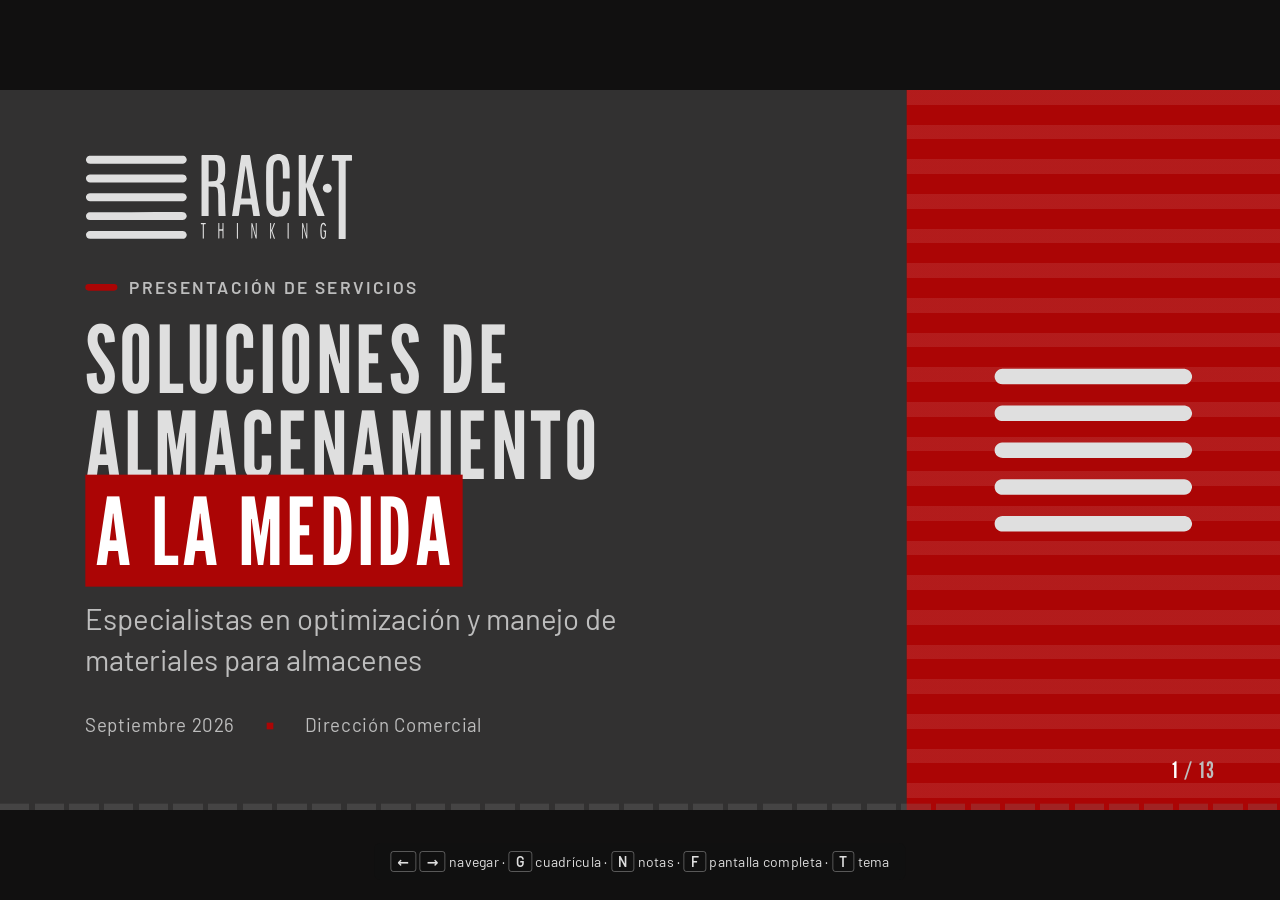
<file: diapositivas/index.html>
<!DOCTYPE html>
<html lang="es-MX">
<head>
<meta charset="utf-8">
<meta name="viewport" content="width=device-width, initial-scale=1">
<!-- ==========================================================================
     TARJETA PARA COMPARTIR (WhatsApp, LinkedIn, Facebook, correo)
     WhatsApp NO ejecuta JavaScript: estos datos se escriben aquí, no en el JSON.
     Edita título y descripción. https://sanoapro.github.io/rackt-piezas/diapositivas/ lo reemplaza
     _herramientas/preparar.py con la dirección final del sitio (termina en /).
     ========================================================================== -->
<title>RACK-T · Presentación de servicios</title>
<meta name="description" content="Soluciones de almacenamiento a la medida: racks, mezzanines, ingeniería e instalación.">
<meta name="googlebot" content="noindex">
<meta name="bingbot" content="noindex">
<link rel="canonical" href="https://sanoapro.github.io/rackt-piezas/diapositivas/">
<meta property="og:type" content="website">
<meta property="og:site_name" content="RACK-T">
<meta property="og:locale" content="es_MX">
<meta property="og:url" content="https://sanoapro.github.io/rackt-piezas/diapositivas/">
<meta property="og:title" content="RACK-T · Presentación de servicios">
<meta property="og:description" content="Soluciones de almacenamiento a la medida: racks, mezzanines, ingeniería e instalación.">
<meta property="og:image" content="https://sanoapro.github.io/rackt-piezas/diapositivas/og.jpg">
<meta property="og:image:secure_url" content="https://sanoapro.github.io/rackt-piezas/diapositivas/og.jpg">
<meta property="og:image:type" content="image/jpeg">
<meta property="og:image:width" content="1200">
<meta property="og:image:height" content="630">
<meta property="og:image:alt" content="RACK-T · Soluciones de almacenamiento a la medida">
<meta name="twitter:card" content="summary_large_image">
<meta name="twitter:title" content="RACK-T · Presentación de servicios">
<meta name="twitter:description" content="Soluciones de almacenamiento a la medida: racks, mezzanines, ingeniería e instalación.">
<meta name="twitter:image" content="https://sanoapro.github.io/rackt-piezas/diapositivas/og.jpg">

<!-- Íconos (favicon oficial aprobado el 16/09/2026) y apariencia en el celular -->
<link rel="icon" href="favicon.ico" sizes="any">
<link rel="icon" href="assets/favicon/favicon.svg" type="image/svg+xml">
<link rel="icon" href="assets/favicon/favicon-32.png" type="image/png" sizes="32x32">
<link rel="apple-touch-icon" href="assets/favicon/apple-touch-icon.png">
<link rel="manifest" href="site.webmanifest">
<meta name="theme-color" content="#1a1919">
<meta name="format-detection" content="telephone=no">
<!-- Fuentes de marca: League Gothic (títulos) y Barlow (respaldo web de Bahnschrift) -->
<link rel="preconnect" href="https://fonts.googleapis.com">
<link rel="preconnect" href="https://fonts.gstatic.com" crossorigin>
<link href="https://fonts.googleapis.com/css2?family=League+Gothic&family=Barlow:ital,wght@0,400;0,500;0,600;0,700;1,400&display=swap" rel="stylesheet">

<!-- Tema y movimiento: se deciden ANTES de pintar -->
<script>
  (function () {
    var tema = null;
    try { tema = localStorage.getItem('rt-tema'); } catch (e) {}
    if (tema !== 'light' && tema !== 'dark') {
      tema = window.matchMedia('(prefers-color-scheme: dark)').matches ? 'dark' : 'light';
    }
    document.documentElement.setAttribute('data-theme', tema);
    if (!window.matchMedia('(prefers-reduced-motion: reduce)').matches) {
      document.documentElement.classList.add('animar');
    }
  })();
</script>

<style>
/* ==========================================================================
   MODELO DIAPOSITIVAS — RACK-T
   Lienzo fijo de 1920 × 1080 (16:9) que se escala para caber en la pantalla.
   Todas las medidas de las diapositivas están en px del lienzo.
   El contenido vive en <script id="contenido"> al final. Guía: COMO-USAR.md.
   ========================================================================== */

/* ==========================================================================
   1. TOKENS DE MARCA — el único bloque que se edita para cambiar la marca
   Fuente: Brand Book RACK-T 2025
   ========================================================================== */
:root {
  /* Colores de marca */
  --color-primario: #ab0505;          /* Rojo RACK-T */
  --color-secundario: #323131;        /* Grafito */
  --color-neutro: #dfdfdf;            /* Gris */
  --color-acento: #002455;            /* Azul marino · información y foco */
  --color-destacado: #f8450d;         /* Naranja · SOLO acentos gráficos, nunca texto */
  --color-exito: #1d6b47;
  --color-alerta: #9a5c00;
  --color-blanco: #ffffff;

  /* Tintes derivados */
  --color-neutro-claro: #f4f4f4;
  --color-neutro-medio: #bdbdbd;
  --color-secundario-medio: #4a4848;
  --color-secundario-profundo: #242323;
  --color-secundario-noche: #1a1919;
  --color-letterbox: #111010;         /* franjas fuera del lienzo 16:9 */

  /* Variantes para fondo oscuro */
  --color-acento-oscuro: #8fb3e8;
  --color-exito-oscuro: #62c795;
  --color-alerta-oscuro: #f0aa4a;

  /* Tipografía */
  --fuente-titulos: "League Gothic", "Oswald", "Arial Narrow", Impact, sans-serif;
  --fuente-cuerpo: "Bahnschrift", "Barlow", "Segoe UI", system-ui, sans-serif;
  --tracking-titulos: 0.03em;
  --tracking-etiquetas: 0.14em;

  /* Escala tipográfica del lienzo (px de 1920 × 1080) */
  --d-etiqueta: 26px;
  --d-texto: 36px;
  --d-texto-grande: 44px;
  --d-titulo: 112px;
  --d-titulo-grande: 168px;
  --d-cifra: 190px;

  /* Espaciado del lienzo */
  --d-margen-x: 128px;
  --d-margen-arriba: 108px;
  --d-margen-abajo: 120px;
  --espacio-2: 8px; --espacio-3: 12px; --espacio-4: 16px; --espacio-6: 24px;
  --espacio-8: 32px; --espacio-12: 48px; --espacio-16: 64px; --espacio-24: 96px;

  /* Forma */
  --radio-sm: 2px;
  --radio: 6px;
  --radio-barra: 999px;
  --sombra: 0 2px 6px rgb(0 0 0 / .08), 0 20px 48px rgb(0 0 0 / .12);

  /* Movimiento */
  --duracion-corta: 200ms;
  --duracion-media: 450ms;
  --duracion-larga: 650ms;
  --curva: cubic-bezier(.2, .7, .2, 1);
  --escalon: 90ms;
}

/* ==========================================================================
   2. ROLES DE COLOR — claro y oscuro
   ========================================================================== */
:root {
  --color-fondo: var(--color-blanco);
  --color-superficie: var(--color-neutro-claro);
  --color-texto: var(--color-secundario);
  --color-texto-suave: var(--color-secundario-medio);
  --color-borde: var(--color-neutro);
  --color-marca-texto: var(--color-primario);
  --color-barra: var(--color-primario);
  --color-info: var(--color-acento);
  --color-foco: var(--color-acento);
  --color-oscuro: var(--color-secundario);
  color-scheme: light;
}
:root[data-theme="dark"] {
  --color-fondo: var(--color-secundario-profundo);
  --color-superficie: var(--color-secundario);
  --color-texto: var(--color-neutro);
  --color-texto-suave: var(--color-neutro-medio);
  --color-borde: var(--color-secundario-medio);
  --color-marca-texto: var(--color-neutro-medio);   /* el rojo no se usa como texto en oscuro */
  --color-info: var(--color-acento-oscuro);
  --color-foco: var(--color-neutro);
  --color-oscuro: var(--color-secundario-noche);
  color-scheme: dark;
}
/* Fondo de cada diapositiva: claro (sigue el tema), oscuro o primario */
.fondo-claro { background: var(--color-fondo); color: var(--color-texto); }
.fondo-oscuro {
  --color-texto: var(--color-neutro);
  --color-texto-suave: var(--color-neutro-medio);
  --color-borde: rgb(255 255 255 / .14);
  --color-superficie: rgb(255 255 255 / .05);
  --color-marca-texto: var(--color-neutro-medio);
  --color-info: var(--color-acento-oscuro);
  --color-foco: var(--color-neutro);
  --color-fondo: var(--color-oscuro);
  background: var(--color-oscuro); color: var(--color-texto);
}
.fondo-primario {
  --color-texto: var(--color-blanco);
  --color-texto-suave: rgb(255 255 255 / .88);
  --color-borde: rgb(255 255 255 / .3);
  --color-superficie: rgb(0 0 0 / .14);
  --color-marca-texto: var(--color-blanco);
  --color-barra: var(--color-blanco);
  --color-info: var(--color-blanco);
  --color-foco: var(--color-blanco);
  --color-fondo: var(--color-primario);
  background: var(--color-primario); color: var(--color-texto);
}

/* ==========================================================================
   3. BASE Y ESCENARIO (lienzo escalado con letterbox)
   ========================================================================== */
*, *::before, *::after { box-sizing: border-box; }
html, body { margin: 0; height: 100%; }
body {
  background: var(--color-letterbox);
  font-family: var(--fuente-cuerpo);
  overflow: hidden;
  -webkit-font-smoothing: antialiased;
}
h1, h2, h3, .titulo {
  font-family: var(--fuente-titulos); font-weight: 400; letter-spacing: var(--tracking-titulos);
  line-height: .98; text-transform: uppercase; margin: 0; text-wrap: balance;
}
p, ul, ol, figure, blockquote { margin: 0; }
img, svg { display: block; max-width: 100%; }
button { font: inherit; color: inherit; }
:focus-visible { outline: 3px solid var(--color-foco); outline-offset: 3px; }

.escenario {
  position: fixed; inset: 0; overflow: hidden;
  touch-action: pan-y pinch-zoom;              /* el deslizamiento horizontal lo manejamos nosotros */
  user-select: none; -webkit-user-select: none;
}
.lienzo {
  position: absolute; left: 50%; top: 50%;
  width: 1920px; height: 1080px;
  transform: translate(-50%, -50%) scale(var(--escala, 1));
  overflow: hidden;
  background: var(--color-fondo);
}
.solo-lectores { position: absolute; width: 1px; height: 1px; overflow: hidden; clip: rect(0 0 0 0); white-space: nowrap; }

/* ==========================================================================
   4. DIAPOSITIVAS
   ========================================================================== */
.diapositiva {
  position: absolute; inset: 0; overflow: hidden; isolation: isolate;
  padding: var(--d-margen-arriba) var(--d-margen-x) var(--d-margen-abajo);
  display: flex; flex-direction: column;
  font-size: var(--d-texto); line-height: 1.4;
  opacity: 0; visibility: hidden; transform: translateX(80px);
  transition: opacity var(--duracion-media) var(--curva), transform var(--duracion-media) var(--curva), visibility 0s linear var(--duracion-media);
}
.diapositiva.previa { transform: translateX(-80px); }
.diapositiva.activa {
  opacity: 1; visibility: visible; transform: none;
  transition: opacity var(--duracion-media) var(--curva), transform var(--duracion-media) var(--curva), visibility 0s;
}

/* Aparición escalonada de los elementos al entrar */
.animar .diapositiva [data-anim] { opacity: 0; transform: translateY(26px); }
.animar .diapositiva.activa [data-anim] {
  opacity: 1; transform: none;
  transition: opacity var(--duracion-larga) var(--curva), transform var(--duracion-larga) var(--curva);
  transition-delay: calc(180ms + var(--i, 0) * var(--escalon));
}

/* Isotipo discreto en la esquina de cada diapositiva */
.esquina { position: absolute; top: 72px; right: 96px; width: 52px; color: var(--color-texto); opacity: .9; }
.fondo-claro .esquina { color: var(--color-primario); }

/* --- Piezas comunes --- */
.etiqueta {
  display: inline-flex; align-items: center; gap: 18px;
  font-size: var(--d-etiqueta); font-weight: 600; letter-spacing: var(--tracking-etiquetas);
  text-transform: uppercase; color: var(--color-marca-texto); line-height: 1.2;
}
.etiqueta::before { content: ""; width: 48px; height: 10px; border-radius: var(--radio-barra); background: var(--color-barra); flex: none; }
.cabeza { display: grid; gap: 22px; margin-bottom: 64px; max-width: 1480px; padding-right: 120px; }
.cabeza h2 { font-size: var(--d-titulo); }
.cabeza .intro { font-size: var(--d-texto-grande); color: var(--color-texto-suave); max-width: 1300px; line-height: 1.3; }
.cuerpo { flex: 1; min-height: 0; display: flex; flex-direction: column; justify-content: center; }
.texto-suave { color: var(--color-texto-suave); }
.resaltado { background: var(--color-primario); color: var(--color-blanco); padding: 0 .1em; box-decoration-break: clone; -webkit-box-decoration-break: clone; }
.fondo-primario .resaltado { background: var(--color-blanco); color: var(--color-primario); }
.boton {
  display: inline-flex; align-items: center; gap: 18px; padding: 26px 44px;
  font-size: 30px; font-weight: 600; letter-spacing: .08em; text-transform: uppercase; text-decoration: none;
  background: var(--color-primario); color: var(--color-blanco); border-radius: var(--radio-sm);
  transition: transform var(--duracion-corta) var(--curva), box-shadow var(--duracion-corta) var(--curva);
}
.boton svg { width: 32px; height: 32px; transition: transform var(--duracion-corta) var(--curva); }
.boton:hover { transform: translateY(-3px); box-shadow: var(--sombra); }
.boton:hover svg { transform: translateX(6px); }
.fondo-primario .boton { background: var(--color-blanco); color: var(--color-primario); }

/* Viñetas con barra roja */
.vinetas { list-style: none; padding: 0; display: grid; gap: 34px; max-width: 1500px; }
.vinetas li { display: grid; grid-template-columns: 56px 1fr; align-items: baseline; font-size: var(--d-texto-grande); line-height: 1.3; }
.vinetas li::before { content: ""; width: 34px; height: 10px; border-radius: var(--radio-barra); background: var(--color-barra); transform: translateY(-10px); }
.vinetas strong { font-weight: 600; }

/* --- 4.1 Portada --- */
.d-portada { padding-right: 0; flex-direction: row; }
.d-portada .texto { flex: 1; display: flex; flex-direction: column; justify-content: center; padding-right: 96px; }
.d-portada .logo-grande { flex: none; width: 400px; height: auto; color: var(--color-texto); margin-bottom: 56px; }
.d-portada h1 { font-size: 140px; line-height: .92; margin: 28px 0 36px; }
.d-portada .subtitulo { font-size: var(--d-texto-grande); color: var(--color-texto-suave); max-width: 1000px; }
.d-portada .datos { display: flex; gap: 48px; margin-top: 48px; font-size: 28px; color: var(--color-texto-suave); letter-spacing: .04em; }
.d-portada .datos span + span::before { content: ""; display: inline-block; width: 10px; height: 10px; margin-right: 48px; background: var(--color-primario); transform: translateY(-4px); }
.d-portada .panel {
  position: relative; width: 560px; margin: calc(-1 * var(--d-margen-arriba)) 0 calc(-1 * var(--d-margen-abajo));
  background: var(--color-primario); display: grid; place-items: center; overflow: hidden;
}
.d-portada .panel::before {
  content: ""; position: absolute; inset: 0;
  background-image: repeating-linear-gradient(to bottom, rgb(255 255 255 / .09) 0 22px, transparent 22px 52px);
}
.d-portada .panel svg { position: relative; width: 300px; color: var(--color-neutro); }
.animar .d-portada.activa .panel::before { animation: deriva 30s linear infinite; }
@keyframes deriva { to { background-position: 0 52px; } }

/* --- 4.2 Separador de sección --- */
.d-seccion { justify-content: center; }
.d-seccion .fila { display: flex; align-items: center; gap: 96px; }
.d-seccion .numero { font-family: var(--fuente-titulos); font-size: 560px; line-height: .78; letter-spacing: -.01em; color: var(--color-texto); flex: none; }
.d-seccion h2 { font-size: 150px; }
.d-seccion .subtitulo { font-size: var(--d-texto-grande); color: var(--color-texto-suave); margin-top: 32px; max-width: 900px; }
.d-seccion::after {                /* patrón de barras de marca */
  content: ""; position: absolute; z-index: -1; right: 0; top: 0; bottom: 0; width: 34%;
  background-image: repeating-linear-gradient(to bottom, rgb(255 255 255 / .08) 0 22px, transparent 22px 52px);
}

/* --- 4.3 Texto --- */
.d-texto .nota { margin-top: 56px; font-size: 30px; color: var(--color-texto-suave); max-width: 1400px; }

/* --- 4.4 Dos columnas --- */
.d-dos-columnas .columnas { flex: 1; min-height: 0; display: grid; grid-template-columns: 1fr 1fr; gap: 112px; align-items: center; }
.d-dos-columnas.invertir .col-visual { order: -1; }
.d-dos-columnas .col-texto .cabeza { margin-bottom: 48px; padding-right: 0; }
.d-dos-columnas .col-texto .cabeza h2 { font-size: 96px; }
.d-dos-columnas .col-texto > p { font-size: 38px; color: var(--color-texto-suave); }
.d-dos-columnas .col-texto > p + p { margin-top: 24px; }
.d-dos-columnas .col-texto .vinetas { margin-top: 40px; gap: 24px; }
.d-dos-columnas .col-texto .vinetas li { font-size: 38px; }
.col-visual { height: 100%; min-height: 0; display: grid; place-items: center; }
.d-dos-columnas .col-visual { padding-top: 32px; }          /* deja libre el isotipo de la esquina */
.foto { position: relative; width: 100%; height: 100%; overflow: hidden; border-radius: var(--radio); background: var(--color-superficie); }
.foto img { width: 100%; height: 100%; object-fit: cover; filter: grayscale(1) contrast(1.05); }
.foto--color img { filter: none; }
.foto::after { content: ""; position: absolute; left: 0; bottom: 0; width: 38%; height: 14px; background: var(--color-primario); }

/* Ilustración de rack (mientras no haya foto) */
.ilustracion { width: 100%; max-height: 100%; }
.ilus-poste { fill: var(--color-texto-suave); }
.ilus-perfo { fill: var(--color-fondo); }
.ilus-viga { fill: var(--color-primario); }
.ilus-tarima { fill: var(--color-texto-suave); opacity: .55; }
.ilus-carga { fill: var(--color-superficie); stroke: var(--color-texto-suave); stroke-width: 1.5; }
.ilus-carga--acento { fill: var(--color-destacado); stroke: none; }
.ilus-piso { stroke: var(--color-texto-suave); stroke-width: 2; }
.ilus-cota { stroke: var(--color-info); stroke-width: 1.5; fill: none; }
.animar .diapositiva .ilus-viga { transform-box: fill-box; transform-origin: left; transform: scaleX(0); }
.animar .diapositiva .ilus-bulto { opacity: 0; }
.animar .diapositiva.activa .ilus-viga { transform: scaleX(1); transition: transform var(--duracion-larga) var(--curva) calc(300ms + var(--i, 0) * 90ms); }
.animar .diapositiva.activa .ilus-bulto { opacity: 1; transition: opacity var(--duracion-media) var(--curva) calc(700ms + var(--i, 0) * 50ms); }

/* --- 4.5 Cifras --- */
.d-cifras .cifras { flex: 1; display: grid; grid-template-columns: repeat(var(--n, 4), 1fr); gap: 64px; align-content: center; }
.cifra { display: grid; gap: 14px; align-content: start; }
.cifra::before { content: ""; width: 96px; height: 14px; border-radius: var(--radio-barra); background: var(--color-barra); margin-bottom: 18px; }
.cifra-valor { font-family: var(--fuente-titulos); font-size: var(--d-cifra); line-height: .9; letter-spacing: .01em; white-space: nowrap; font-variant-numeric: tabular-nums; }
.d-cifras[style*="--n:4"] .cifra-valor { font-size: 150px; }
.cifra-afijo { font-size: .45em; letter-spacing: .03em; }
.cifra-etiqueta { font-weight: 600; font-size: 38px; line-height: 1.2; }
.cifra-nota { font-size: 28px; color: var(--color-texto-suave); line-height: 1.35; }

/* --- 4.6 Tarjetas --- */
.d-tarjetas .rejilla { flex: 1; min-height: 0; display: grid; grid-template-columns: repeat(var(--cols, 3), 1fr); gap: 36px; align-content: center; }
.tarjeta {
  position: relative; display: grid; gap: 18px; align-content: start;
  padding: 44px 44px 48px; background: var(--color-superficie); border-radius: var(--radio);
  border-bottom: 8px solid var(--color-primario);
}
.icono-caja { display: grid; place-items: center; width: 84px; height: 84px; background: var(--color-oscuro); color: var(--color-neutro); border-radius: var(--radio-sm); }
.fondo-oscuro .icono-caja { background: var(--color-primario); color: var(--color-blanco); }
.icono-caja svg { width: 44px; height: 44px; }
.tarjeta h3 { font-size: 54px; margin-top: 8px; }
.tarjeta p { font-size: 30px; color: var(--color-texto-suave); line-height: 1.35; }
/* Con 5 o 6 tarjetas: formato horizontal (ícono a la izquierda) para que quepan dos filas */
.d-tarjetas[data-cantidad="5"] .cabeza, .d-tarjetas[data-cantidad="6"] .cabeza { margin-bottom: 48px; }
.d-tarjetas[data-cantidad="5"] .tarjeta, .d-tarjetas[data-cantidad="6"] .tarjeta {
  grid-template-columns: 84px 1fr; column-gap: 28px; row-gap: 10px; padding: 32px 36px 36px;
}
.d-tarjetas[data-cantidad="5"] .icono-caja, .d-tarjetas[data-cantidad="6"] .icono-caja { grid-row: span 2; }
.d-tarjetas[data-cantidad="5"] .tarjeta h3, .d-tarjetas[data-cantidad="6"] .tarjeta h3 { font-size: 48px; margin-top: 0; align-self: center; }
.d-tarjetas[data-cantidad="5"] .tarjeta p, .d-tarjetas[data-cantidad="6"] .tarjeta p { font-size: 28px; }

/* --- 4.7 Comparativa (columnas de planes o tabla) --- */
.d-comparativa .columnas-plan { flex: 1; min-height: 0; display: grid; grid-template-columns: repeat(var(--n, 3), 1fr); gap: 36px; align-items: stretch; }
.plan { position: relative; display: flex; flex-direction: column; gap: 22px; padding: 48px; background: var(--color-superficie); border-top: 10px solid var(--color-borde); border-radius: var(--radio); }
.plan--destacado { background: var(--color-oscuro); color: var(--color-neutro); --color-texto-suave: var(--color-neutro-medio); --color-marca-texto: var(--color-neutro-medio); border-top-color: var(--color-primario); }
.fondo-oscuro .plan--destacado { background: var(--color-primario); --color-texto-suave: rgb(255 255 255 / .88); --color-marca-texto: var(--color-blanco); border-top-color: var(--color-blanco); color: var(--color-blanco); }
.insignia { position: absolute; top: -10px; right: 40px; transform: translateY(-50%); padding: 10px 20px; background: var(--color-primario); color: var(--color-blanco); font-size: 22px; font-weight: 600; letter-spacing: var(--tracking-etiquetas); text-transform: uppercase; border-radius: var(--radio-sm); }
.plan h3 { font-size: 64px; }
.plan .descripcion { font-size: 30px; color: var(--color-texto-suave); line-height: 1.35; }
.plan .precio { font-family: var(--fuente-titulos); font-size: 72px; line-height: 1; text-transform: uppercase; letter-spacing: .02em; }
.lista-check { list-style: none; padding: 0; display: grid; gap: 16px; margin-top: 8px; }
.lista-check li { display: grid; grid-template-columns: 36px 1fr; gap: 16px; font-size: 30px; line-height: 1.3; }
.lista-check svg { width: 32px; height: 32px; margin-top: 3px; color: var(--color-marca-texto); }
.tabla { width: 100%; border-collapse: collapse; font-size: 32px; }
.tabla th, .tabla td { padding: 24px 28px; text-align: left; border-bottom: 2px solid var(--color-borde); vertical-align: top; }
.tabla thead th { font-family: var(--fuente-titulos); font-weight: 400; font-size: 48px; letter-spacing: .03em; text-transform: uppercase; border-bottom: 6px solid var(--color-texto); }
.tabla tbody th { font-weight: 600; }
.tabla .col-destacada { background: var(--color-superficie); }
.tabla thead .col-destacada { background: var(--color-primario); color: var(--color-blanco); border-bottom-color: var(--color-primario); }

/* --- 4.8 Línea de tiempo --- */
.d-linea-tiempo .linea { flex: 1; list-style: none; padding: 0; display: grid; grid-template-columns: repeat(var(--n, 4), 1fr); gap: 40px; align-content: center; position: relative; }
.d-linea-tiempo .linea::before { content: ""; position: absolute; left: 44px; right: 44px; top: calc(50% - 150px + 43px); height: 6px; background: var(--color-borde); }
.hito { position: relative; display: grid; gap: 16px; align-content: start; min-height: 300px; }
.hito-numero {
  width: 92px; height: 92px; display: grid; place-items: center; margin-bottom: 20px;
  font-family: var(--fuente-titulos); font-size: 52px; background: var(--color-primario); color: var(--color-blanco); border-radius: var(--radio-sm);
}
.hito .fecha { font-size: 24px; font-weight: 600; letter-spacing: var(--tracking-etiquetas); text-transform: uppercase; color: var(--color-marca-texto); }
.hito h3 { font-size: 58px; }
.hito p { font-size: 30px; color: var(--color-texto-suave); line-height: 1.35; }

/* --- 4.9 Cita --- */
.d-cita { justify-content: center; }
.d-cita figure { max-width: 1480px; display: grid; gap: 56px; }
.d-cita .comillas { font-family: var(--fuente-titulos); font-size: 360px; line-height: .5; height: 150px; color: var(--color-primario); }
.d-cita blockquote { font-size: 72px; line-height: 1.22; font-weight: 500; text-wrap: balance; }
.d-cita figcaption { display: flex; gap: 28px; align-items: center; font-size: 34px; }
.d-cita figcaption::before { content: ""; width: 72px; height: 10px; border-radius: var(--radio-barra); background: var(--color-primario); }
.d-cita figcaption strong { font-weight: 600; }
.d-cita figcaption span { color: var(--color-texto-suave); }
.marca-ejemplo { position: absolute; top: 72px; left: var(--d-margen-x); padding: 8px 18px; font-size: 22px; font-weight: 600; letter-spacing: var(--tracking-etiquetas); text-transform: uppercase; color: var(--color-info); border: 2px solid currentColor; border-radius: var(--radio-sm); }

/* --- 4.10 Imagen completa --- */
.d-imagen-completa { justify-content: flex-end; }
.d-imagen-completa .fondo-foto { position: absolute; inset: 0; z-index: -2; }
.d-imagen-completa .fondo-foto img { width: 100%; height: 100%; object-fit: cover; filter: grayscale(1) contrast(1.05); }
.d-imagen-completa .fondo-foto.color img { filter: none; }
.d-imagen-completa::before {       /* capa grafito para asegurar contraste (brand book: 60–80 %) */
  content: ""; position: absolute; inset: 0; z-index: -1;
  background: linear-gradient(to top, rgb(26 25 25 / .88) 0%, rgb(26 25 25 / .62) 55%, rgb(26 25 25 / .35) 100%);
}
.d-imagen-completa.sin-foto .fondo-foto {        /* respaldo mientras no haya foto: patrón de barras */
  background-color: var(--color-oscuro);
  background-image: repeating-linear-gradient(to bottom, rgb(171 5 5 / .5) 0 22px, transparent 22px 52px);
  -webkit-mask: linear-gradient(to left, #000 20%, transparent 85%);
          mask: linear-gradient(to left, #000 20%, transparent 85%);
}
.d-imagen-completa h2 { font-size: 150px; max-width: 1400px; }
.d-imagen-completa .texto { font-size: var(--d-texto-grande); color: var(--color-texto-suave); max-width: 1100px; margin-top: 36px; }
.d-imagen-completa .credito { position: absolute; right: var(--d-margen-x); bottom: 48px; font-size: 20px; color: var(--color-texto-suave); }

/* --- 4.10b Galería de proyectos --- */
.d-galeria .cabeza { margin-bottom: 44px; }
.d-galeria .galeria { flex: 1; min-height: 0; display: grid; grid-template-columns: repeat(var(--cols, 3), 1fr); grid-auto-rows: 1fr; gap: 20px; }
.galeria-item { position: relative; margin: 0; min-height: 0; overflow: hidden; border-radius: var(--radio); }
.galeria-item--alta { grid-row: span 2; }
.galeria-item .foto { height: 100%; border-radius: 0; }
.galeria-item .foto::after { display: none; }
.galeria-item figcaption {
  position: absolute; inset: auto 0 0 0; padding: 72px 28px 24px; display: grid; gap: 4px;
  color: var(--color-neutro); background: linear-gradient(to top, rgb(26 25 25 / .9), rgb(26 25 25 / 0));
}
.galeria-item figcaption strong {
  font-family: var(--fuente-titulos); font-weight: 400; font-size: 44px; line-height: 1; letter-spacing: .04em;
  text-transform: uppercase; display: flex; align-items: center; gap: 14px;
}
.galeria-item figcaption strong::before { content: ""; width: 28px; height: 9px; border-radius: var(--radio-barra); background: var(--color-primario); flex: none; }
.galeria-item figcaption span { font-size: 24px; color: var(--color-neutro-medio); }

/* --- 4.11 Logos --- */
/* La rejilla reparte el alto disponible entre las filas: caben de 3 a 16 logos sin desbordar */
.d-logos .rejilla-logos { flex: 1; min-height: 0; display: grid; grid-template-columns: repeat(var(--cols, 3), 1fr); grid-auto-rows: minmax(0, 1fr); gap: 24px; }
.logo-aliado { display: grid; place-items: center; min-height: 0; overflow: hidden; padding: 24px 32px; background: var(--color-blanco); border: 1px solid var(--color-borde); border-radius: var(--radio); }
.logo-aliado img { max-height: 92px; max-width: 100%; width: auto; height: auto; object-fit: contain; filter: grayscale(1); opacity: .85; }

/* --- 4.11b Casos: logo del cliente y proyecto realizado --- */
.d-casos .rejilla-casos { flex: 1; min-height: 0; display: grid; grid-template-columns: repeat(var(--cols, 3), 1fr); gap: 28px; align-content: center; }
.caso { display: grid; grid-template-rows: auto 1fr; min-height: 0; background: var(--color-superficie); border-top: 10px solid var(--color-primario); border-radius: var(--radio); overflow: hidden; }
.caso-logo { height: 132px; display: grid; place-items: center; padding: 22px 36px; background: var(--color-blanco); border-bottom: 1px solid var(--color-borde); }
.caso-logo img { max-height: 84px; max-width: 100%; object-fit: contain; }
.caso-logo span { font-family: var(--fuente-titulos); font-size: 52px; color: var(--color-secundario); text-transform: uppercase; }
.caso-txt { padding: 26px 34px 30px; display: grid; align-content: start; gap: 8px; }
.caso-sector { font-size: 20px; font-weight: 600; letter-spacing: var(--tracking-etiquetas); text-transform: uppercase; color: var(--color-marca-texto); }
.caso h3 { font-size: 50px; }
.caso-proyecto { font-size: 28px; line-height: 1.3; color: var(--color-texto-suave); }
.logo-aliado span { font-family: var(--fuente-titulos); font-size: 64px; letter-spacing: .05em; text-transform: uppercase; text-align: center; line-height: 1; }

/* --- 4.12 Cierre --- */
.d-cierre { flex-direction: row; gap: 96px; align-items: stretch; }
.d-cierre .texto { flex: 1; display: flex; flex-direction: column; justify-content: center; }
.d-cierre h2 { font-size: 150px; }
.d-cierre .mensaje { font-size: var(--d-texto-grande); color: var(--color-texto-suave); margin: 36px 0 56px; max-width: 1000px; }
.d-cierre .lado { width: 560px; display: flex; flex-direction: column; justify-content: center; gap: 48px; }
.d-cierre .logo-cierre { flex: none; width: 380px; height: auto; color: var(--color-texto); }
.contacto { list-style: none; padding: 0; display: grid; gap: 26px; font-style: normal; }
.contacto li { display: grid; grid-template-columns: 64px 1fr; gap: 24px; align-items: center; font-size: 32px; font-weight: 500; }
.contacto .icono-caja { width: 64px; height: 64px; background: rgb(0 0 0 / .2); color: var(--color-texto); }
.contacto .icono-caja svg { width: 32px; height: 32px; }
.contacto a { color: inherit; text-decoration: none; }
.d-cierre .accion { display: flex; align-items: center; gap: 56px; }
.qr { flex: none; width: 240px; margin: 0; padding: 16px; background: var(--color-blanco); border-radius: var(--radio-sm); }
.qr img { width: 100%; height: auto; }
.qr figcaption { font-size: 20px; line-height: 1.25; color: var(--color-secundario); text-align: center; margin-top: 10px; }

/* ==========================================================================
   5. INTERFAZ (progreso, contador, cuadrícula, notas) — no se imprime
   ========================================================================== */
.interfaz { position: absolute; inset: 0; pointer-events: none; z-index: 5; }
.progreso {
  position: absolute; left: 0; right: 0; bottom: 0; height: 10px;
  -webkit-mask: repeating-linear-gradient(to right, #000 0 44px, transparent 44px 52px);
          mask: repeating-linear-gradient(to right, #000 0 44px, transparent 44px 52px);
  background: rgb(128 128 128 / .25);
}
.progreso span { position: absolute; inset: 0; background: var(--color-primario); transform-origin: left; transform: scaleX(var(--avance, 0)); transition: transform var(--duracion-media) var(--curva); }
.lienzo[data-fondo="primario"] .progreso span { background: var(--color-blanco); }
.contador {
  position: absolute; right: 96px; bottom: 40px;
  font-family: var(--fuente-titulos); font-size: 34px; letter-spacing: .08em; color: var(--color-texto-suave);
}
.lienzo[data-fondo="oscuro"] .contador { color: var(--color-neutro-medio); }
.lienzo[data-fondo="primario"] .contador { color: rgb(255 255 255 / .88); }
.contador b { font-weight: 400; color: var(--color-texto); }
.lienzo[data-fondo="oscuro"] .contador b, .lienzo[data-fondo="primario"] .contador b { color: var(--color-blanco); }

/* Pista de atajos (aparece al inicio y se desvanece) */
.pista-atajos {
  position: fixed; left: 50%; bottom: 20px; transform: translateX(-50%); z-index: 20;
  padding: 10px 16px; border-radius: var(--radio); background: rgb(17 16 16 / .88); color: var(--color-neutro);
  font-size: 14px; letter-spacing: .02em; white-space: nowrap; pointer-events: none;
  transition: opacity 600ms var(--curva);
}
.pista-atajos.oculta { opacity: 0; }
.pista-atajos kbd { font-family: inherit; font-weight: 600; padding: 1px 6px; border: 1px solid rgb(255 255 255 / .3); border-radius: 3px; }
@media (max-width: 700px) { .pista-atajos { white-space: normal; width: calc(100% - 32px); text-align: center; } }

/* Vista de cuadrícula */
.cuadricula {
  position: fixed; inset: 0; z-index: 30; overflow: auto;
  background: rgb(17 16 16 / .96); color: var(--color-neutro);
  padding: 72px 20px 40px;
}
.cuadricula[hidden] { display: none; }
.cuadricula > .titulo-cuadricula { position: fixed; top: 0; left: 0; right: 0; padding: 20px 24px; font-size: 32px; background: rgb(17 16 16 / .96); z-index: 1; }
.cuadricula > .titulo-cuadricula small { font-family: var(--fuente-cuerpo); font-size: 14px; letter-spacing: .04em; text-transform: none; color: var(--color-neutro-medio); margin-left: 16px; }
.miniaturas { list-style: none; padding: 0; margin: 0 auto; display: grid; grid-template-columns: repeat(auto-fill, 320px); gap: 24px; justify-content: center; }
.miniatura-boton {
  position: relative; display: block; width: 320px; height: 180px; padding: 0; overflow: hidden;
  background: none; border: 3px solid transparent; border-radius: var(--radio); cursor: pointer;
  transition: border-color var(--duracion-corta) var(--curva), transform var(--duracion-corta) var(--curva);
}
.miniatura-boton:hover { transform: translateY(-3px); border-color: var(--color-neutro-medio); }
.miniatura-boton[aria-current="true"] { border-color: var(--color-primario); }
.miniatura-boton .num { position: absolute; left: 8px; bottom: 8px; z-index: 2; padding: 2px 10px; background: rgb(17 16 16 / .85); color: var(--color-neutro); font-family: var(--fuente-titulos); font-size: 20px; letter-spacing: .06em; border-radius: var(--radio-sm); }
.miniatura { text-align: left; font-size: 16px; line-height: normal; letter-spacing: normal; text-transform: none; position: absolute; left: 0; top: 0; width: 1920px; height: 1080px; transform: scale(calc(314 / 1920)); transform-origin: 0 0; pointer-events: none; }
.miniatura .diapositiva { opacity: 1 !important; visibility: visible !important; transform: none !important; transition: none !important; }
.miniatura [data-anim], .miniatura .ilus-viga, .miniatura .ilus-bulto { opacity: 1 !important; transform: none !important; transition: none !important; }

/* Notas del presentador */
.notas {
  position: fixed; left: 0; right: 0; bottom: 0; z-index: 25; max-height: 34vh; overflow: auto;
  padding: 18px 24px 22px; background: rgb(17 16 16 / .95); color: var(--color-neutro);
  border-top: 4px solid var(--color-primario); font-size: 18px; line-height: 1.5;
}
.notas[hidden] { display: none; }
.notas strong { display: block; font-family: var(--fuente-titulos); font-weight: 400; font-size: 24px; letter-spacing: .06em; text-transform: uppercase; margin-bottom: 6px; color: var(--color-neutro-medio); }
.notas p + p { margin-top: 8px; }

/* ==========================================================================
   6. MOVIMIENTO REDUCIDO — nada se mueve y todo se ve
   ========================================================================== */
@media (prefers-reduced-motion: reduce) {
  *, *::before, *::after { animation: none !important; transition-duration: 0.01ms !important; transition-delay: 0s !important; }
  .diapositiva, .diapositiva.previa { transform: none; }
  [data-anim], .ilus-viga, .ilus-bulto { opacity: 1 !important; transform: none !important; }
}

/* ==========================================================================
   7. IMPRESIÓN Y PDF — una diapositiva por página, 16:9 exacto
   Chrome: Imprimir → Guardar como PDF · Márgenes: Ninguno · Gráficos de fondo: activado
   ========================================================================== */
@page { size: 1920px 1080px; margin: 0; }
@media print {
  html, body { height: auto; overflow: visible; background: none; -webkit-print-color-adjust: exact; print-color-adjust: exact; }
  *, *::before, *::after { animation: none !important; transition: none !important; }
  .escenario { position: static; overflow: visible; }
  .lienzo { position: static; transform: none !important; width: 1920px; height: auto; overflow: visible; background: none; }
  .diapositiva {
    position: relative; width: 1920px; height: 1080px;
    opacity: 1 !important; visibility: visible !important; transform: none !important;
    break-after: page; page-break-after: always; break-inside: avoid;
  }
  .diapositiva:last-child { break-after: auto; page-break-after: auto; }
  [data-anim], .ilus-viga, .ilus-bulto { opacity: 1 !important; transform: none !important; }
  .interfaz, .cuadricula, .notas, .pista-atajos, #anuncio { display: none !important; }
}
</style>
</head>
<body>
<div class="escenario" id="escenario">
  <div class="lienzo" id="lienzo" role="region" aria-roledescription="presentación" aria-label="Presentación">
    <div id="diapositivas"></div>
    <div class="interfaz" aria-hidden="true">
      <div class="progreso"><span></span></div>
      <p class="contador"><b id="actual">1</b> / <span id="total">1</span></p>
    </div>
  </div>
</div>
<p class="solo-lectores" aria-live="polite" id="anuncio"></p>
<div class="cuadricula" id="cuadricula" hidden role="dialog" aria-modal="true" aria-label="Todas las diapositivas">
  <h2 class="titulo-cuadricula">Diapositivas <small>Enter o clic para abrir · G o Esc para cerrar</small></h2>
  <ul class="miniaturas" id="miniaturas"></ul>
</div>
<aside class="notas" id="notas" hidden aria-label="Notas del presentador"></aside>
<p class="pista-atajos" id="pista" aria-hidden="true"><kbd>←</kbd> <kbd>→</kbd> navegar · <kbd>G</kbd> cuadrícula · <kbd>N</kbd> notas · <kbd>F</kbd> pantalla completa · <kbd>T</kbd> tema</p>

<!-- ==========================================================================
     LOGOTIPOS (diseño, no contenido). SVG oficiales con fill="currentColor".
     ========================================================================== -->
<template id="tpl-logo"><svg xmlns="http://www.w3.org/2000/svg" viewBox="0 0 369.87 118.36" role="img" aria-label="RACK-T Thinking"><title>RACK-T Thinking</title><g fill="currentColor"><path fill-rule="nonzero" d="M140.59 8.54C140.50 8.85 140.41 9.15 140.32 9.46C139.61 11.82 137.53 13.38 135.06 13.39C130.96 13.40 126.85 13.39 122.75 13.39C84.03 13.39 45.30 13.39 6.57 13.39C4.29 13.39 2.54 12.42 1.51 10.38C0.52 8.43 0.70 6.50 1.96 4.72C2.83 3.50 4.02 2.76 5.52 2.54C5.70 2.51 5.87 2.44 6.05 2.38L135.41 2.38C135.58 2.44 135.76 2.51 135.93 2.54C138.12 2.88 139.88 4.50 140.40 6.65C140.45 6.85 140.53 7.05 140.59 7.25L140.59 8.54"/><path fill-rule="nonzero" d="M140.59 112.77C140.48 113.16 140.38 113.54 140.25 113.92C139.48 116.14 137.43 117.61 135.06 117.62C129.17 117.63 123.28 117.62 117.39 117.62C80.46 117.62 43.53 117.62 6.60 117.62C3.28 117.62 0.85 115.20 0.91 111.97C0.97 109.05 3.37 106.76 6.47 106.67C6.63 106.66 6.79 106.67 6.95 106.67C49.48 106.67 92.00 106.66 134.53 106.67C137.76 106.67 139.69 108.17 140.46 111.28C140.48 111.35 140.55 111.41 140.59 111.48L140.59 112.77"/><path fill-rule="nonzero" d="M140.59 34.64C140.52 34.89 140.43 35.14 140.36 35.40C139.71 37.75 137.64 39.37 135.19 39.45C135.03 39.46 134.86 39.45 134.70 39.45C92.04 39.45 49.38 39.45 6.72 39.45C3.82 39.45 1.56 37.73 1.03 35.13C0.35 31.73 2.77 28.65 6.26 28.50C6.53 28.49 6.80 28.50 7.07 28.50L134.40 28.50C137.80 28.50 139.63 29.91 140.50 33.22C140.51 33.27 140.56 33.30 140.59 33.34L140.59 34.64"/><path fill-rule="nonzero" d="M140.59 86.68C140.31 87.43 140.14 88.24 139.73 88.91C138.68 90.66 137.08 91.54 135.02 91.54C124.67 91.54 114.32 91.54 103.98 91.54C71.51 91.54 39.04 91.54 6.57 91.54C3.25 91.54 0.83 89.12 0.91 85.88C0.98 83.19 3.16 80.88 5.86 80.68C6.31 80.64 6.77 80.63 7.23 80.63C49.37 80.63 91.52 80.65 133.66 80.60C137.27 80.59 139.84 81.85 140.59 85.54L140.59 86.68"/><path fill-rule="nonzero" d="M140.59 60.58C140.51 60.89 140.43 61.20 140.34 61.51C139.68 63.85 137.64 65.42 135.21 65.48C135.07 65.49 134.94 65.49 134.80 65.49C92.09 65.49 49.39 65.49 6.68 65.49C4.04 65.49 2.00 64.12 1.21 61.85C0.00 58.34 2.52 54.69 6.23 54.58C6.42 54.57 6.61 54.58 6.80 54.58C49.42 54.58 92.05 54.58 134.68 54.58C137.52 54.58 139.61 56.05 140.33 58.53C140.41 58.83 140.51 59.14 140.59 59.44L140.59 60.58"/><path fill-rule="nonzero" d="M171.05 38.04C174.08 37.87 177.05 37.77 180.00 37.50C181.43 37.37 182.39 36.36 182.92 35.04C183.26 34.19 183.58 33.29 183.71 32.39C184.53 26.48 184.51 20.54 183.92 14.63C183.50 10.44 181.76 9.02 177.56 8.98C175.78 8.97 174.00 8.98 172.22 8.98C171.84 8.98 171.45 9.03 171.05 9.06L171.05 38.04M170.99 45.02L170.99 86.08L161.16 86.08L161.16 84.75C161.16 57.41 161.17 30.07 161.14 2.73C161.14 1.59 161.41 1.21 162.61 1.23C169.04 1.31 175.48 1.09 181.89 1.42C188.34 1.75 191.16 4.44 192.66 9.31C193.23 11.14 193.63 13.08 193.74 15.00C193.96 18.87 194.12 22.76 193.96 26.62C193.86 29.22 193.34 31.83 192.72 34.36C191.93 37.59 190.00 40.01 186.31 41.29C186.75 41.46 186.90 41.53 187.05 41.57C189.65 42.26 191.24 44.08 191.88 46.54C192.62 49.38 193.35 52.28 193.49 55.19C193.87 62.93 193.92 70.69 194.15 78.45C194.23 80.98 194.46 83.50 194.62 86.09L184.92 86.09C184.77 83.68 184.53 81.31 184.49 78.95C184.40 72.07 184.44 65.20 184.33 58.33C184.29 55.59 184.15 52.83 183.75 50.13C183.27 46.88 182.43 46.04 179.20 45.58C176.55 45.20 173.84 45.20 170.99 45.02"/><path fill-rule="nonzero" d="M332.01 86.15C328.69 86.15 325.51 86.18 322.33 86.10C322.00 86.09 321.57 85.48 321.40 85.06C319.25 79.58 317.13 74.08 315.01 68.59C312.24 61.44 309.48 54.29 306.71 47.14C306.57 46.79 306.38 46.46 305.94 46.18L305.94 86.15L298.44 86.15C295.99 86.15 295.99 86.15 295.99 83.74C295.99 56.88 295.99 30.03 295.99 3.17C295.99 1.25 295.99 1.25 297.90 1.25C299.96 1.25 302.03 1.25 304.09 1.25C305.77 1.26 305.77 1.26 305.78 2.91C305.78 15.17 305.78 27.42 305.78 39.68L305.78 41.06C305.90 41.08 306.02 41.10 306.15 41.12C306.49 40.25 306.84 39.38 307.16 38.51C311.65 26.49 316.13 14.47 320.59 2.43C320.90 1.60 321.28 1.21 322.23 1.23C325.05 1.29 327.87 1.25 330.84 1.25C330.66 1.87 330.55 2.33 330.38 2.77C325.44 15.87 320.48 28.96 315.58 42.07C315.35 42.67 315.33 43.51 315.56 44.10C320.88 57.71 326.24 71.29 331.59 84.88C331.74 85.24 331.84 85.63 332.01 86.15"/><path fill-rule="nonzero" d="M216.14 61.80L229.35 61.80C227.11 46.80 224.88 31.94 222.66 17.09L222.29 17.12C220.24 31.96 218.20 46.80 216.14 61.80M203.47 86.15C204.06 82.21 204.61 78.46 205.18 74.72C206.11 68.54 207.06 62.37 208.00 56.19C209.02 49.50 210.04 42.80 211.05 36.11C211.98 29.97 212.90 23.83 213.83 17.69C214.61 12.55 215.42 7.42 216.17 2.27C216.28 1.52 216.53 1.24 217.30 1.24C220.61 1.27 223.93 1.28 227.24 1.23C228.13 1.22 228.34 1.70 228.45 2.39C229.36 7.92 230.26 13.44 231.17 18.97C232.51 27.08 233.87 35.19 235.21 43.30C236.46 50.86 237.69 58.41 238.94 65.97C239.95 72.09 240.96 78.22 241.97 84.34C242.06 84.90 242.12 85.45 242.20 86.08L233.03 86.08C232.70 83.89 232.36 81.67 232.03 79.45C231.60 76.58 231.19 73.71 230.77 70.83C230.68 70.19 230.43 69.87 229.68 69.88C225.11 69.91 220.54 69.90 215.97 69.88C215.28 69.88 214.99 70.08 214.89 70.82C214.28 75.57 213.62 80.33 212.93 85.07C212.87 85.46 212.41 86.09 212.13 86.10C209.30 86.18 206.48 86.15 203.47 86.15"/><path fill-rule="nonzero" d="M283.35 33.91L274.06 33.91C274.03 33.47 273.99 33.08 273.98 32.68C273.91 28.00 273.88 23.31 273.75 18.62C273.69 16.27 273.37 13.96 272.37 11.78C271.59 10.07 270.42 8.93 268.48 8.75C266.11 8.52 264.05 9.08 262.69 11.22C261.42 13.21 261.02 15.50 260.81 17.79C260.60 20.16 260.53 22.55 260.53 24.93C260.51 38.48 260.47 52.03 260.58 65.58C260.60 68.34 261.00 71.14 261.57 73.85C262.39 77.80 265.45 79.59 269.04 78.53C270.91 77.98 272.13 76.66 272.54 74.84C273.09 72.33 273.59 69.77 273.72 67.21C273.96 62.58 273.94 57.92 273.96 53.27C273.96 52.27 274.25 51.93 275.26 51.96C277.61 52.02 279.96 52.01 282.30 51.96C283.27 51.94 283.66 52.19 283.64 53.24C283.50 58.33 283.56 63.43 283.30 68.51C283.11 72.35 282.32 76.11 280.68 79.64C278.64 84.02 275.13 86.43 270.40 86.86C268.05 87.08 265.62 87.05 263.30 86.69C258.47 85.95 255.27 82.98 253.38 78.54C251.96 75.20 251.06 71.69 251.00 68.10C250.79 56.25 250.74 44.41 250.70 32.56C250.68 27.71 250.78 22.86 250.98 18.02C251.15 13.97 252.31 10.14 254.38 6.64C256.66 2.81 260.26 1.03 264.54 0.39C267.17 0.00 269.78 0.11 272.35 0.74C277.13 1.92 280.25 4.99 281.60 9.61C282.48 12.65 283.10 15.83 283.28 18.98C283.55 23.89 283.35 28.83 283.35 33.91"/><path fill-rule="nonzero" d="M351.40 117.96L351.40 115.95C351.40 81.05 351.40 46.15 351.40 11.25C351.40 9.34 351.39 9.34 349.48 9.34C347.34 9.34 345.19 9.31 343.05 9.35C342.21 9.37 341.92 9.07 341.95 8.23C342.00 6.29 341.99 4.34 341.95 2.40C341.93 1.60 342.13 1.24 343.01 1.24C351.59 1.26 360.16 1.26 368.73 1.24C369.59 1.24 369.87 1.58 369.85 2.40C369.82 4.34 369.82 6.28 369.85 8.22C369.87 9.06 369.54 9.36 368.71 9.35C366.61 9.31 364.50 9.38 362.40 9.32C361.38 9.29 361.00 9.68 361.10 10.66C361.14 11.06 361.11 11.47 361.11 11.87C361.11 46.57 361.11 81.27 361.11 115.97C361.11 118.36 361.21 117.93 359.08 117.95C356.58 117.98 354.08 117.96 351.40 117.96"/><path fill-rule="nonzero" d="M335.66 53.77C332.20 53.80 329.38 51.03 329.35 47.59C329.32 44.11 332.04 41.33 335.51 41.27C339.00 41.21 341.84 43.94 341.87 47.38C341.91 50.94 339.18 53.74 335.66 53.77"/><path fill-rule="nonzero" d="M230.43 95.88C231.41 95.55 231.71 96.00 231.92 96.80C233.28 101.98 234.68 107.15 236.07 112.32C236.10 112.42 236.19 112.50 236.39 112.82L236.39 95.86C236.84 95.83 237.19 95.80 237.56 95.78C237.62 95.99 237.70 96.14 237.70 96.29C237.70 103.08 237.71 109.87 237.68 116.66C237.68 116.95 237.35 117.25 237.17 117.55C236.82 117.31 236.26 117.13 236.17 116.81C234.75 111.81 233.40 106.79 232.03 101.78C231.91 101.33 231.79 100.88 231.41 100.48C231.49 101.46 231.62 102.45 231.63 103.44C231.65 107.85 231.65 112.25 231.61 116.66C231.61 116.95 231.20 117.25 230.98 117.54C230.76 117.24 230.36 116.94 230.36 116.64C230.32 109.85 230.33 103.06 230.34 96.27C230.34 96.16 230.39 96.04 230.43 95.88"/><path fill-rule="nonzero" d="M306.67 112.68C306.67 110.62 306.67 108.57 306.67 106.52C306.67 103.32 306.66 100.13 306.69 96.94C306.69 96.56 306.86 95.93 307.10 95.84C307.89 95.57 307.89 96.20 307.89 96.76C307.88 100.48 307.89 104.19 307.89 107.91C307.89 110.74 307.91 113.57 307.86 116.40C307.86 116.78 307.52 117.16 307.34 117.54C307.01 117.23 306.48 116.96 306.38 116.58C304.93 111.38 303.55 106.17 302.15 100.95C302.12 100.85 302.07 100.75 301.80 100.64C301.80 101.05 301.80 101.45 301.80 101.86C301.83 106.63 301.86 111.39 301.89 116.16C301.89 116.48 301.93 116.84 301.81 117.12C301.72 117.31 301.41 117.48 301.18 117.49C301.03 117.50 300.80 117.25 300.72 117.07C300.64 116.86 300.68 116.60 300.68 116.35C300.68 109.85 300.68 103.34 300.68 96.83C300.68 96.52 300.73 96.20 300.76 95.93C301.85 95.44 302.05 96.13 302.25 96.89C303.67 102.17 305.09 107.45 306.52 112.73C306.57 112.71 306.62 112.70 306.67 112.68"/><path fill-rule="nonzero" d="M333.98 106.17C333.83 109.10 333.81 111.81 333.53 114.48C333.29 116.64 332.06 117.74 330.32 117.81C328.69 117.88 327.70 117.32 327.09 115.80C326.73 114.87 326.45 113.87 326.34 112.89C325.87 108.30 325.64 103.70 326.68 99.15C326.87 98.35 327.22 97.52 327.69 96.85C329.07 94.90 331.71 95.01 332.94 97.06C333.35 97.74 333.57 98.52 333.94 99.39C333.41 99.66 332.96 99.89 332.42 100.16C332.25 99.63 332.22 99.09 331.95 98.76C331.49 98.21 330.89 97.45 330.32 97.43C329.74 97.40 328.79 98.05 328.60 98.60C328.09 100.15 327.63 101.80 327.62 103.41C327.58 106.68 327.82 109.94 328.03 113.20C328.08 113.90 328.36 114.67 328.78 115.21C329.12 115.65 329.88 116.07 330.38 116.00C330.94 115.92 331.81 115.32 331.87 114.86C332.16 112.71 332.24 110.53 332.30 108.36C332.31 108.19 331.68 107.90 331.32 107.82C330.73 107.69 329.94 108.03 329.98 106.94C330.02 105.84 330.84 106.22 331.41 106.18C332.16 106.13 332.92 106.17 333.98 106.17"/><path fill-rule="nonzero" d="M184.57 95.83L185.87 95.83L185.87 104.51C187.24 104.51 188.41 104.56 189.56 104.46C189.82 104.44 190.21 103.83 190.22 103.49C190.28 101.43 190.25 99.37 190.25 97.31L190.25 95.86C190.71 95.83 191.08 95.80 191.55 95.77C191.58 96.21 191.64 96.56 191.64 96.92C191.64 103.38 191.64 109.84 191.64 116.31C191.64 116.43 191.69 116.58 191.63 116.66C191.42 116.97 191.17 117.25 190.94 117.55C190.71 117.25 190.29 116.96 190.29 116.66C190.24 113.87 190.26 111.08 190.25 108.30C190.24 105.96 190.42 106.33 188.24 106.30C187.52 106.29 186.80 106.29 185.89 106.29C185.89 107.50 185.89 108.58 185.89 109.66C185.89 112.00 185.91 114.35 185.85 116.69C185.84 116.98 185.39 117.26 185.14 117.55C184.90 117.26 184.46 116.97 184.46 116.68C184.43 109.85 184.45 103.02 184.46 96.20C184.46 96.12 184.50 96.05 184.57 95.83"/><path fill-rule="nonzero" d="M256.33 95.83L257.70 95.83L257.70 105.09C257.81 105.11 257.92 105.13 258.03 105.16C258.17 104.86 258.34 104.58 258.45 104.28C259.33 101.85 260.27 99.44 261.05 96.99C261.39 95.91 261.90 95.54 263.10 95.89C262.94 96.37 262.79 96.84 262.61 97.31C261.66 99.79 260.74 102.30 259.72 104.75C259.32 105.72 259.30 106.56 259.66 107.53C260.75 110.48 261.76 113.46 262.80 116.42C262.90 116.72 262.98 117.03 263.09 117.40C262.05 117.77 261.46 117.59 261.12 116.46C260.18 113.34 259.13 110.26 258.12 107.17C258.02 107.17 257.92 107.17 257.81 107.16C257.78 107.55 257.73 107.94 257.73 108.32C257.72 110.99 257.73 113.66 257.72 116.32C257.71 116.85 257.88 117.55 256.97 117.55C256.03 117.55 256.27 116.82 256.27 116.31C256.26 109.85 256.26 103.38 256.27 96.92C256.27 96.60 256.30 96.28 256.33 95.83"/><path fill-rule="nonzero" d="M162.85 117.36L162.85 97.54C161.95 97.47 161.16 97.41 160.28 97.35L160.28 95.84L167.32 95.84C167.00 96.48 166.87 97.18 166.50 97.35C165.96 97.60 165.25 97.47 164.48 97.51C164.46 98.05 164.42 98.51 164.42 98.98C164.41 104.76 164.39 110.53 164.44 116.31C164.44 117.43 164.12 117.82 162.85 117.36"/><path fill-rule="nonzero" d="M210.28 95.85L211.69 95.85L211.69 117.40C210.89 117.60 210.18 117.88 210.19 116.56C210.21 109.81 210.20 103.07 210.21 96.32C210.21 96.20 210.24 96.08 210.28 95.85"/><path fill-rule="nonzero" d="M280.63 95.85L282.06 95.85L282.06 117.40C281.25 117.62 280.55 117.86 280.55 116.56C280.57 109.85 280.57 103.14 280.57 96.43C280.57 96.27 280.60 96.12 280.63 95.85"/></g></svg></template>
<template id="tpl-logo-v"><svg xmlns="http://www.w3.org/2000/svg" viewBox="0 0 169.51 257.08" role="img" aria-label="RACK-T Thinking"><title>RACK-T Thinking</title><g fill="currentColor"><path fill-rule="nonzero" d="M169.51 7.43C169.40 7.79 169.29 8.16 169.18 8.53C168.32 11.37 165.82 13.26 162.84 13.27C157.89 13.28 152.94 13.27 147.99 13.27C101.30 13.27 54.61 13.27 7.93 13.27C5.17 13.27 3.07 12.10 1.82 9.64C0.63 7.29 0.85 4.96 2.37 2.81C3.41 1.34 4.85 0.45 6.65 0.18C6.87 0.15 7.08 0.06 7.29 0.00L163.25 0.00C163.47 0.06 163.67 0.15 163.89 0.18C166.53 0.60 168.64 2.55 169.27 5.15C169.33 5.39 169.43 5.62 169.51 5.86L169.51 7.43"/><path fill-rule="nonzero" d="M169.51 133.09C169.37 133.55 169.24 134.02 169.09 134.47C168.17 137.15 165.70 138.93 162.83 138.93C155.73 138.94 148.63 138.93 141.53 138.93C97.01 138.93 52.48 138.93 7.95 138.93C3.96 138.93 1.02 136.01 1.10 132.13C1.17 128.60 4.06 125.84 7.80 125.73C7.99 125.72 8.19 125.73 8.39 125.73L162.19 125.73C166.09 125.73 168.42 127.54 169.35 131.29C169.37 131.38 169.45 131.45 169.51 131.53L169.51 133.09"/><path fill-rule="nonzero" d="M169.51 38.89C169.41 39.20 169.31 39.50 169.23 39.80C168.45 42.64 165.94 44.60 162.99 44.69C162.79 44.70 162.60 44.70 162.40 44.70C110.97 44.70 59.54 44.70 8.11 44.69C4.61 44.69 1.88 42.62 1.25 39.49C0.42 35.38 3.35 31.67 7.55 31.49C7.87 31.48 8.20 31.49 8.53 31.49L162.04 31.49C166.14 31.49 168.34 33.19 169.39 37.18C169.41 37.23 169.47 37.28 169.51 37.33L169.51 38.89"/><path fill-rule="nonzero" d="M169.51 101.63C169.17 102.53 168.96 103.51 168.47 104.33C167.20 106.43 165.27 107.50 162.78 107.50C150.31 107.49 137.84 107.50 125.36 107.50C86.21 107.50 47.06 107.50 7.91 107.49C3.91 107.49 1.00 104.57 1.10 100.67C1.19 97.42 3.82 94.65 7.06 94.40C7.61 94.35 8.16 94.34 8.72 94.34C59.53 94.34 110.34 94.37 161.14 94.30C165.50 94.29 168.59 95.80 169.51 100.26L169.51 101.63"/><path fill-rule="nonzero" d="M169.51 70.16C169.41 70.54 169.31 70.91 169.21 71.29C168.40 74.10 165.95 76.00 163.01 76.08C162.85 76.08 162.69 76.08 162.53 76.08C111.03 76.08 59.54 76.08 8.05 76.08C4.87 76.08 2.41 74.43 1.46 71.69C0.00 67.47 3.04 63.06 7.51 62.93C7.74 62.92 7.97 62.93 8.19 62.93C59.59 62.93 110.98 62.93 162.38 62.93C165.79 62.93 168.32 64.70 169.18 67.69C169.29 68.06 169.40 68.43 169.51 68.79L169.51 70.16"/><path fill-rule="nonzero" d="M9.25 192.39C11.69 192.25 14.08 192.18 16.46 191.96C17.61 191.85 18.39 191.04 18.81 189.98C19.09 189.29 19.34 188.57 19.44 187.84C20.11 183.08 20.09 178.30 19.61 173.54C19.27 170.17 17.88 169.02 14.49 168.99C13.06 168.98 11.63 168.99 10.19 168.99C9.88 168.99 9.57 169.03 9.25 169.06L9.25 192.39M9.21 198.01L9.21 231.08L1.29 231.08L1.29 230.01C1.29 207.99 1.29 185.98 1.27 163.96C1.27 163.04 1.49 162.73 2.45 162.75C7.63 162.82 12.82 162.64 17.98 162.90C23.17 163.17 25.45 165.33 26.66 169.25C27.11 170.73 27.43 172.29 27.52 173.84C27.70 176.95 27.83 180.09 27.70 183.20C27.62 185.29 27.20 187.39 26.70 189.43C26.07 192.03 24.51 193.98 21.54 195.01C21.89 195.15 22.01 195.21 22.13 195.24C24.23 195.79 25.51 197.26 26.03 199.24C26.62 201.52 27.21 203.86 27.32 206.20C27.63 212.44 27.67 218.69 27.86 224.93C27.92 226.97 28.10 229.00 28.23 231.09L20.42 231.09C20.30 229.14 20.10 227.24 20.08 225.34C20.00 219.80 20.04 214.27 19.95 208.73C19.91 206.53 19.80 204.31 19.48 202.13C19.09 199.51 18.42 198.84 15.82 198.46C13.68 198.16 11.50 198.16 9.21 198.01"/><path fill-rule="nonzero" d="M138.88 231.14C136.20 231.14 133.64 231.16 131.08 231.10C130.82 231.09 130.46 230.60 130.33 230.26C128.60 225.85 126.90 221.42 125.18 217.00C122.96 211.24 120.73 205.48 118.50 199.72C118.39 199.44 118.23 199.18 117.88 198.95L117.88 231.14L111.84 231.14C109.87 231.14 109.87 231.14 109.87 229.19C109.87 207.57 109.87 185.94 109.87 164.31C109.87 162.77 109.87 162.77 111.41 162.77C113.07 162.77 114.73 162.77 116.39 162.77C117.74 162.77 117.75 162.77 117.75 164.11C117.75 173.97 117.75 183.84 117.75 193.71L117.75 194.82C117.85 194.84 117.95 194.86 118.05 194.87C118.32 194.17 118.60 193.48 118.87 192.77C122.48 183.09 126.09 173.41 129.68 163.72C129.92 163.05 130.24 162.74 131.00 162.75C133.27 162.80 135.54 162.77 137.93 162.77C137.78 163.27 137.70 163.64 137.56 163.99C133.58 174.54 129.59 185.08 125.64 195.64C125.46 196.12 125.44 196.80 125.63 197.28C129.91 208.23 134.23 219.17 138.54 230.11C138.66 230.41 138.74 230.71 138.88 231.14"/><path fill-rule="nonzero" d="M45.56 211.52L56.20 211.52C54.39 199.45 52.60 187.48 50.82 175.52C50.71 175.53 50.61 175.54 50.51 175.55C48.87 187.50 47.22 199.45 45.56 211.52M35.36 231.14C35.83 227.96 36.28 224.95 36.73 221.93C37.49 216.96 38.25 211.99 39.01 207.01C39.83 201.62 40.65 196.23 41.47 190.84C42.21 185.89 42.95 180.95 43.70 176.01C44.33 171.87 44.99 167.73 45.59 163.59C45.68 162.98 45.88 162.75 46.50 162.76C49.17 162.78 51.84 162.79 54.51 162.75C55.22 162.74 55.39 163.13 55.48 163.68C56.21 168.13 56.93 172.59 57.67 177.04C58.75 183.57 59.84 190.10 60.92 196.63C61.92 202.71 62.92 208.80 63.92 214.88C64.74 219.82 65.55 224.75 66.37 229.68C66.44 230.13 66.48 230.58 66.55 231.09L59.17 231.09C58.90 229.31 58.62 227.53 58.36 225.74C58.02 223.43 57.68 221.12 57.35 218.80C57.27 218.29 57.07 218.03 56.47 218.03C52.79 218.06 49.11 218.05 45.43 218.04C44.87 218.03 44.63 218.20 44.56 218.79C44.06 222.62 43.54 226.45 42.98 230.27C42.93 230.58 42.56 231.09 42.33 231.10C40.06 231.16 37.78 231.14 35.36 231.14"/><path fill-rule="nonzero" d="M99.69 189.07L92.21 189.07C92.18 188.71 92.15 188.40 92.14 188.08C92.08 184.30 92.06 180.53 91.96 176.75C91.91 174.87 91.65 173.00 90.85 171.25C90.21 169.87 89.27 168.95 87.71 168.80C85.80 168.62 84.14 169.08 83.05 170.79C82.03 172.40 81.71 174.24 81.54 176.09C81.37 177.99 81.31 179.92 81.31 181.84C81.30 192.75 81.27 203.66 81.35 214.57C81.37 216.80 81.69 219.05 82.15 221.23C82.81 224.41 85.27 225.85 88.16 225.00C89.67 224.56 90.65 223.49 90.98 222.03C91.43 220.01 91.83 217.95 91.93 215.89C92.13 212.15 92.11 208.40 92.12 204.66C92.13 203.85 92.36 203.58 93.18 203.60C95.06 203.65 96.96 203.64 98.84 203.60C99.62 203.58 99.94 203.79 99.92 204.63C99.81 208.73 99.86 212.84 99.65 216.93C99.50 220.02 98.86 223.05 97.54 225.89C95.89 229.42 93.07 231.36 89.26 231.71C87.37 231.88 85.41 231.86 83.54 231.57C79.65 230.97 77.08 228.59 75.55 225.01C74.41 222.32 73.68 219.49 73.63 216.60C73.47 207.06 73.42 197.52 73.39 187.98C73.38 184.08 73.46 180.17 73.62 176.27C73.76 173.01 74.69 169.92 76.36 167.11C78.19 164.02 81.09 162.59 84.54 162.07C86.66 161.76 88.76 161.84 90.83 162.36C94.68 163.31 97.19 165.78 98.28 169.50C98.99 171.94 99.49 174.51 99.63 177.04C99.85 181.00 99.69 184.98 99.69 189.07"/><path fill-rule="nonzero" d="M154.49 256.75L154.49 255.14L154.49 170.82C154.49 169.28 154.49 169.28 152.94 169.28C151.22 169.28 149.49 169.26 147.77 169.29C147.09 169.30 146.86 169.06 146.88 168.38C146.92 166.82 146.91 165.26 146.88 163.69C146.86 163.05 147.03 162.76 147.74 162.76C154.64 162.78 161.55 162.78 168.45 162.76C169.13 162.76 169.36 163.03 169.35 163.69C169.32 165.25 169.32 166.81 169.35 168.38C169.36 169.06 169.10 169.30 168.43 169.29C166.74 169.26 165.04 169.31 163.35 169.27C162.53 169.24 162.22 169.55 162.30 170.35C162.34 170.67 162.31 171.00 162.31 171.32C162.31 199.27 162.31 227.21 162.31 255.15C162.31 257.08 162.39 256.73 160.67 256.75C158.66 256.77 156.65 256.75 154.49 256.75"/><path fill-rule="nonzero" d="M141.81 205.06C139.03 205.08 136.76 202.86 136.73 200.08C136.71 197.28 138.90 195.04 141.69 194.99C144.50 194.95 146.79 197.14 146.82 199.91C146.84 202.78 144.65 205.04 141.81 205.06"/><path fill-rule="nonzero" d="M57.07 238.98C57.86 238.71 58.10 239.07 58.27 239.71C59.36 243.88 60.49 248.05 61.61 252.21C61.64 252.29 61.71 252.36 61.87 252.62L61.87 238.95C62.23 238.93 62.51 238.91 62.82 238.89C62.86 239.06 62.92 239.18 62.92 239.30C62.93 244.77 62.93 250.24 62.91 255.70C62.91 255.94 62.64 256.18 62.50 256.42C62.22 256.23 61.76 256.08 61.69 255.83C60.55 251.80 59.46 247.76 58.36 243.73C58.26 243.36 58.16 243.00 57.86 242.67C57.92 243.47 58.03 244.27 58.03 245.06C58.05 248.61 58.05 252.16 58.02 255.70C58.02 255.94 57.69 256.18 57.51 256.42C57.34 256.18 57.01 255.93 57.01 255.69C56.98 250.22 56.99 244.75 57.00 239.29C57.00 239.20 57.04 239.10 57.07 238.98"/><path fill-rule="nonzero" d="M118.47 252.50L118.47 247.54C118.47 244.97 118.46 242.40 118.48 239.82C118.49 239.52 118.62 239.01 118.81 238.94C119.45 238.73 119.45 239.23 119.45 239.68C119.45 242.67 119.45 245.67 119.45 248.66C119.45 250.94 119.46 253.22 119.43 255.50C119.42 255.81 119.15 256.11 119.01 256.42C118.74 256.16 118.32 255.95 118.23 255.65C117.07 251.46 115.95 247.26 114.82 243.06C114.80 242.97 114.76 242.89 114.54 242.81C114.54 243.13 114.54 243.46 114.55 243.79C114.57 247.63 114.60 251.47 114.62 255.31C114.62 255.57 114.65 255.85 114.55 256.07C114.48 256.23 114.23 256.36 114.05 256.38C113.93 256.39 113.74 256.19 113.68 256.04C113.61 255.87 113.64 255.65 113.64 255.46C113.64 250.22 113.64 244.98 113.64 239.74C113.64 239.49 113.69 239.23 113.71 239.01C114.58 238.62 114.75 239.17 114.91 239.78C116.05 244.04 117.20 248.29 118.34 252.54C118.38 252.53 118.43 252.52 118.47 252.50"/><path fill-rule="nonzero" d="M140.46 247.26C140.34 249.62 140.33 251.80 140.10 253.96C139.91 255.69 138.92 256.58 137.51 256.63C136.20 256.69 135.40 256.24 134.91 255.01C134.62 254.27 134.40 253.46 134.31 252.67C133.93 248.97 133.75 245.27 134.58 241.61C134.73 240.96 135.01 240.29 135.40 239.75C136.51 238.18 138.63 238.27 139.62 239.92C139.95 240.47 140.13 241.10 140.43 241.80C140.00 242.02 139.64 242.20 139.21 242.42C139.07 241.99 139.05 241.56 138.82 241.29C138.46 240.85 137.97 240.24 137.52 240.22C137.05 240.20 136.28 240.72 136.13 241.16C135.72 242.41 135.35 243.74 135.34 245.04C135.31 247.67 135.50 250.30 135.67 252.92C135.71 253.48 135.93 254.10 136.27 254.54C136.55 254.89 137.16 255.23 137.56 255.18C138.02 255.11 138.71 254.63 138.76 254.26C138.99 252.53 139.06 250.77 139.11 249.03C139.11 248.88 138.61 248.65 138.32 248.59C137.85 248.48 137.20 248.75 137.24 247.88C137.27 246.99 137.93 247.30 138.39 247.27C139.00 247.23 139.61 247.26 140.46 247.26"/><path fill-rule="nonzero" d="M20.14 238.93L21.19 238.93L21.19 245.92C22.29 245.92 23.23 245.97 24.16 245.88C24.37 245.86 24.68 245.38 24.69 245.10C24.74 243.44 24.72 241.78 24.72 240.12L24.72 238.96C25.08 238.93 25.38 238.91 25.76 238.88C25.79 239.24 25.83 239.52 25.83 239.81C25.83 245.01 25.83 250.22 25.83 255.42C25.83 255.52 25.87 255.64 25.82 255.71C25.65 255.96 25.46 256.19 25.27 256.42C25.09 256.18 24.75 255.95 24.74 255.71C24.70 253.46 24.72 251.22 24.71 248.97C24.71 247.09 24.85 247.39 23.10 247.36C22.52 247.35 21.94 247.36 21.20 247.36C21.20 248.33 21.20 249.20 21.20 250.07C21.20 251.96 21.22 253.84 21.17 255.73C21.16 255.96 20.80 256.19 20.60 256.42C20.41 256.19 20.05 255.96 20.05 255.72C20.03 250.22 20.04 244.73 20.05 239.23C20.05 239.17 20.09 239.11 20.14 238.93"/><path fill-rule="nonzero" d="M77.93 238.93L79.03 238.93L79.03 246.39C79.12 246.41 79.21 246.43 79.30 246.44C79.41 246.21 79.55 245.98 79.63 245.73C80.34 243.78 81.10 241.84 81.73 239.87C82.00 239.00 82.41 238.70 83.38 238.98C83.25 239.36 83.13 239.75 82.99 240.12C82.22 242.12 81.48 244.14 80.66 246.12C80.33 246.90 80.32 247.57 80.61 248.36C81.49 250.73 82.30 253.13 83.14 255.52C83.22 255.76 83.29 256.01 83.37 256.30C82.54 256.60 82.06 256.46 81.78 255.54C81.02 253.04 80.18 250.56 79.37 248.06C79.29 248.06 79.20 248.06 79.12 248.06C79.10 248.37 79.06 248.68 79.05 248.99C79.05 251.14 79.06 253.29 79.04 255.44C79.04 255.86 79.18 256.42 78.45 256.42C77.69 256.42 77.88 255.84 77.88 255.43C77.87 250.22 77.87 245.01 77.88 239.81C77.88 239.55 77.91 239.30 77.93 238.93"/><path fill-rule="nonzero" d="M2.65 256.27L2.65 240.31C1.92 240.25 1.29 240.21 0.58 240.15L0.58 238.94L6.25 238.94C5.99 239.45 5.89 240.02 5.59 240.16C5.16 240.36 4.58 240.26 3.96 240.29C3.94 240.72 3.91 241.09 3.91 241.47C3.91 246.12 3.89 250.77 3.92 255.42C3.93 256.33 3.67 256.64 2.65 256.27"/><path fill-rule="nonzero" d="M40.84 238.95L41.98 238.95L41.98 256.30C41.34 256.47 40.77 256.69 40.77 255.63C40.79 250.19 40.78 244.76 40.78 239.33C40.78 239.23 40.81 239.14 40.84 238.95"/><path fill-rule="nonzero" d="M97.50 238.95L98.65 238.95L98.65 256.30C98.00 256.48 97.43 256.67 97.44 255.62C97.45 250.22 97.44 244.82 97.45 239.42C97.45 239.29 97.48 239.16 97.50 238.95"/></g></svg></template>
<template id="tpl-isotipo"><svg xmlns="http://www.w3.org/2000/svg" viewBox="0 0 141.5 120" role="img" aria-label="RACK-T"><title>RACK-T</title><g fill="currentColor"><path fill-rule="nonzero" d="M140.59 8.54C140.50 8.85 140.41 9.15 140.32 9.46C139.61 11.82 137.53 13.38 135.06 13.39C130.96 13.40 126.85 13.39 122.75 13.39C84.03 13.39 45.30 13.39 6.57 13.39C4.29 13.39 2.54 12.42 1.51 10.38C0.52 8.43 0.70 6.50 1.96 4.72C2.83 3.50 4.02 2.76 5.52 2.54C5.70 2.51 5.87 2.44 6.05 2.38L135.41 2.38C135.58 2.44 135.76 2.51 135.93 2.54C138.12 2.88 139.88 4.50 140.40 6.65C140.45 6.85 140.53 7.05 140.59 7.25L140.59 8.54"/><path fill-rule="nonzero" d="M140.59 112.77C140.48 113.16 140.38 113.54 140.25 113.92C139.48 116.14 137.43 117.61 135.06 117.62C129.17 117.63 123.28 117.62 117.39 117.62C80.46 117.62 43.53 117.62 6.60 117.62C3.28 117.62 0.85 115.20 0.91 111.97C0.97 109.05 3.37 106.76 6.47 106.67C6.63 106.66 6.79 106.67 6.95 106.67C49.48 106.67 92.00 106.66 134.53 106.67C137.76 106.67 139.69 108.17 140.46 111.28C140.48 111.35 140.55 111.41 140.59 111.48L140.59 112.77"/><path fill-rule="nonzero" d="M140.59 34.64C140.52 34.89 140.43 35.14 140.36 35.40C139.71 37.75 137.64 39.37 135.19 39.45C135.03 39.46 134.86 39.45 134.70 39.45C92.04 39.45 49.38 39.45 6.72 39.45C3.82 39.45 1.56 37.73 1.03 35.13C0.35 31.73 2.77 28.65 6.26 28.50C6.53 28.49 6.80 28.50 7.07 28.50L134.40 28.50C137.80 28.50 139.63 29.91 140.50 33.22C140.51 33.27 140.56 33.30 140.59 33.34L140.59 34.64"/><path fill-rule="nonzero" d="M140.59 86.68C140.31 87.43 140.14 88.24 139.73 88.91C138.68 90.66 137.08 91.54 135.02 91.54C124.67 91.54 114.32 91.54 103.98 91.54C71.51 91.54 39.04 91.54 6.57 91.54C3.25 91.54 0.83 89.12 0.91 85.88C0.98 83.19 3.16 80.88 5.86 80.68C6.31 80.64 6.77 80.63 7.23 80.63C49.37 80.63 91.52 80.65 133.66 80.60C137.27 80.59 139.84 81.85 140.59 85.54L140.59 86.68"/><path fill-rule="nonzero" d="M140.59 60.58C140.51 60.89 140.43 61.20 140.34 61.51C139.68 63.85 137.64 65.42 135.21 65.48C135.07 65.49 134.94 65.49 134.80 65.49C92.09 65.49 49.39 65.49 6.68 65.49C4.04 65.49 2.00 64.12 1.21 61.85C0.00 58.34 2.52 54.69 6.23 54.58C6.42 54.57 6.61 54.58 6.80 54.58C49.42 54.58 92.05 54.58 134.68 54.58C137.52 54.58 139.61 56.05 140.33 58.53C140.41 58.83 140.51 59.14 140.59 59.44L140.59 60.58"/></g></svg></template>

<!-- ==========================================================================
     CONTENIDO — lo único que se edita para una presentación nueva.
     "diapositivas" es la lista en orden. Cada una elige su "tipo".
     Esquema campo por campo en COMO-USAR.md.
     ========================================================================== -->
<script id="contenido" type="application/json">
{
  "_ayuda": "Edita este bloque y la TARJETA PARA COMPARTIR del <head>. Tipos: portada, seccion, texto, dos-columnas, cifras, tarjetas, comparativa, linea-tiempo, cita, imagen-completa, logos, cierre. Guía en COMO-USAR.md.",
  "marca": {
    "nombre": "RACK-T",
    "eslogan": "Especialistas en optimización y manejo de materiales para almacenes",
    "utm": {
      "source": "piezas-rackt",
      "medium": "pieza-html",
      "campaign": "diapositivas"
    }
  },
  "diapositivas": [
    {
      "tipo": "portada",
      "etiqueta": "Presentación de servicios",
      "titulo": "Soluciones de almacenamiento a la medida",
      "resaltado": "a la medida",
      "subtitulo": "Especialistas en optimización y manejo de materiales para almacenes",
      "fecha": "Septiembre 2026",
      "autor": "Dirección Comercial",
      "notas": "Presentarse y explicar en una frase qué hace RACK-T: diseñamos soluciones, no vendemos productos sueltos."
    },
    {
      "tipo": "seccion",
      "numero": 1,
      "titulo": "Quiénes somos",
      "subtitulo": "Ingeniería, suministro e instalación para almacenes y centros de distribución.",
      "notas": "Separador de capítulo."
    },
    {
      "tipo": "texto",
      "etiqueta": "RACK-T en pocas palabras",
      "titulo": "Una solución, no un catálogo",
      "vinetas": [
        "Diseñamos soluciones que generan resultados medibles.",
        "Oficinas en Querétaro, Estado de México y Guadalajara, con cobertura nacional.",
        "5 años de garantía RACK-T en los productos de almacenamiento.",
        "Formamos parte de Grupo ERT."
      ],
      "notas": "Subrayar la venta consultiva: primero entendemos la operación."
    },
    {
      "tipo": "cifras",
      "etiqueta": "RACK-T en números",
      "titulo": "Respaldo para proyectos grandes y pequeños",
      "items": [
        {
          "valor": 3,
          "etiqueta": "Oficinas",
          "nota": "Querétaro, Edo. de México y Guadalajara."
        },
        {
          "valor": 50000,
          "etiqueta": "lb/pulg²",
          "nota": "Resistencia del acero A50."
        },
        {
          "valor": 2019,
          "agrupar": false,
          "prefijo": "Desde ",
          "etiqueta": "Proyectos registrados",
          "nota": "Manufactura, automotriz, retail y centros de distribución."
        },
        {
          "valor": 5,
          "sufijo": " años",
          "etiqueta": "Garantía RACK-T",
          "nota": "Material, mano de obra y manufactura."
        }
      ]
    },
    {
      "tipo": "tarjetas",
      "etiqueta": "Qué hacemos",
      "titulo": "Soluciones completas para tu almacén",
      "items": [
        {
          "icono": "rack",
          "titulo": "Racks",
          "texto": "Selectivo, picking, pallet flow, drive-in, autoportante y cantilever."
        },
        {
          "icono": "mezzanine",
          "titulo": "Mezzanines",
          "texto": "Mezzanines y pasillos elevados para aprovechar la altura."
        },
        {
          "icono": "escudo",
          "titulo": "Protección",
          "texto": "Pallet stop, botas, rieles protectores y malla anticaída."
        },
        {
          "icono": "camion",
          "titulo": "Reubicaciones",
          "texto": "Reubicaciones y mudanzas industriales."
        },
        {
          "icono": "grafica",
          "titulo": "Optimización",
          "texto": "Consultoría para aprovechar mejor tu espacio."
        },
        {
          "icono": "casco",
          "titulo": "Cursos DC3",
          "texto": "Capacitación de seguridad para tu equipo."
        }
      ]
    },
    {
      "tipo": "galeria",
      "etiqueta": "Proyectos instalados",
      "titulo": "Lo que ya está trabajando",
      "items": [
        {
          "titulo": "Cantilever",
          "imagen": {
            "src": "assets/img/cantilever-03.webp",
            "chica": "assets/img/cantilever-03-640.webp",
            "ancho": 1920,
            "alt": "Rack cantilever con brazos rojos para cargas largas"
          }
        },
        {
          "titulo": "Mezzanine",
          "imagen": {
            "src": "assets/img/mezzanine-02.webp",
            "chica": "assets/img/mezzanine-02-640.webp",
            "ancho": 1280,
            "alt": "Estructura de mezzanine con vigas rojas y columnas"
          }
        },
        {
          "titulo": "Pasillo elevado",
          "imagen": {
            "src": "assets/img/pasillo-elevado-17.webp",
            "chica": "assets/img/pasillo-elevado-17-640.webp",
            "ancho": 1920,
            "alt": "Pasillo elevado con estantería de picking"
          }
        },
        {
          "titulo": "Carton flow",
          "imagen": {
            "src": "assets/img/carton-flow-19.webp",
            "chica": "assets/img/carton-flow-19-640.webp",
            "ancho": 1280,
            "alt": "Camas de rodajas de carton flow"
          }
        },
        {
          "titulo": "Push back",
          "imagen": {
            "src": "assets/img/push-back-03.webp",
            "chica": "assets/img/push-back-03-640.webp",
            "ancho": 1280,
            "alt": "Sistema push back visto desde abajo"
          }
        },
        {
          "titulo": "Drive-in",
          "imagen": {
            "src": "assets/img/drive-in-01.webp",
            "chica": "assets/img/drive-in-01-640.webp",
            "ancho": 1280,
            "alt": "Rack drive-in con guías amarillas"
          }
        }
      ],
      "notas": "Una foto por línea de producto. Todas son instalaciones de RACK-T."
    },
    {
      "tipo": "dos-columnas",
      "etiqueta": "Proyecto llave en mano",
      "titulo": "Nos hacemos cargo de todo",
      "texto": [
        "Del diagnóstico del espacio a la entrega con acta firmada, un solo responsable acompaña tu proyecto."
      ],
      "vinetas": [
        "Ingeniería y layout",
        "Racks y accesorios en acero A50",
        "Instalación y verificación"
      ],
      "invertir": false,
      "notas": "Foto real de una instalación. Para otra, cambiar \"imagen\".",
      "imagen": {
        "src": "assets/img/instalacion-03.webp",
        "chica": "assets/img/instalacion-03-640.webp",
        "ancho": 1920,
        "alt": "Cuadrilla con casco instalando un rack selectivo en una nave nueva"
      }
    },
    {
      "tipo": "linea-tiempo",
      "etiqueta": "Cómo trabajamos",
      "titulo": "De la idea al almacén funcionando",
      "items": [
        {
          "titulo": "Diagnóstico",
          "texto": "Conocemos tu operación y tu espacio."
        },
        {
          "titulo": "Ingeniería",
          "texto": "Diseñamos el layout y la solución."
        },
        {
          "titulo": "Suministro",
          "texto": "Racks y accesorios en acero A50."
        },
        {
          "titulo": "Instalación",
          "texto": "Montamos y entregamos con acta firmada."
        }
      ]
    },
    {
      "tipo": "comparativa",
      "etiqueta": "Formas de trabajar",
      "titulo": "Elige hasta dónde te acompañamos",
      "columnas": [
        {
          "nombre": "Suministro",
          "descripcion": "Suministramos según tu diseño.",
          "puntos": [
            "Racks y accesorios en acero A50",
            "Accesorios de protección",
            "Entrega en tu almacén",
            "5 años de garantía RACK-T"
          ]
        },
        {
          "nombre": "Llave en mano",
          "destacado": true,
          "insignia": "El más completo",
          "descripcion": "Del diagnóstico a la entrega.",
          "puntos": [
            "Diagnóstico e ingeniería",
            "Suministro e instalación",
            "Entrega con acta firmada",
            "5 años de garantía RACK-T"
          ]
        },
        {
          "nombre": "Servicio",
          "descripcion": "Cuidamos lo que ya tienes.",
          "puntos": [
            "Optimización de espacios",
            "Reubicaciones",
            "Cursos DC3"
          ]
        }
      ],
      "notas": "Todas las cotizaciones tienen vigencia de 30 días. Suministro y llave en mano llevan 5 años de garantía RACK-T."
    },
    {
      "tipo": "casos",
      "etiqueta": "Casos",
      "titulo": "Proyectos que respaldan nuestro trabajo",
      "items": [
        {
          "cliente": "Schneider Electric",
          "logo": "assets/aliados/schneider-electric.webp",
          "sector": "Manufactura · Querétaro, CDMX y Reynosa",
          "proyecto": "Rack selectivo."
        },
        {
          "cliente": "Martinrea",
          "logo": "assets/aliados/martinrea.webp",
          "sector": "Autopartes",
          "proyecto": "Rack selectivo, pasillos y reubicación."
        },
        {
          "cliente": "SAF-HOLLAND",
          "logo": "assets/aliados/saf-holland.webp",
          "sector": "Autopartes",
          "proyecto": "Mini racks, rack cantilever y protectores."
        },
        {
          "cliente": "Select Shop",
          "logo": "assets/aliados/select-shop.webp",
          "sector": "Retail y distribución",
          "proyecto": "Rack selectivo."
        },
        {
          "cliente": "Go Global",
          "logo": "assets/aliados/go-global.webp",
          "sector": "Logística · Querétaro y San Luis Potosí",
          "proyecto": "Mudanza de bodega."
        }
      ],
      "notas": "Proyectos documentados en el currículum corporativo. Sin citas: un testimonio solo se publica si el cliente lo dijo y lo autorizó."
    },
    {
      "tipo": "imagen-completa",
      "titulo": "Ingeniería que da forma al crecimiento industrial",
      "texto": "Cada proyecto empieza por entender cómo se mueve tu material.",
      "notas": "Foto a sangre en blanco y negro con capa grafito para que el texto se lea.",
      "imagen": {
        "src": "assets/img/selectivo-06.webp",
        "chica": "assets/img/selectivo-06-640.webp",
        "ancho": 1920,
        "alt": "Vista amplia de hileras de rack selectivo bajo la estructura de una nave"
      }
    },
    {
      "tipo": "logos",
      "etiqueta": "Clientes",
      "titulo": "Empresas que han confiado en nosotros",
      "items": [
        {
          "nombre": "Schneider Electric",
          "logo": "assets/aliados/schneider-electric.webp"
        },
        {
          "nombre": "Martinrea",
          "logo": "assets/aliados/martinrea.webp"
        },
        {
          "nombre": "SAF-HOLLAND",
          "logo": "assets/aliados/saf-holland.webp"
        },
        {
          "nombre": "BorgWarner",
          "logo": "assets/aliados/borgwarner.webp"
        },
        {
          "nombre": "ZEISS",
          "logo": "assets/aliados/zeiss.webp"
        },
        {
          "nombre": "GEODIS",
          "logo": "assets/aliados/geodis.webp"
        },
        {
          "nombre": "Nippon Express",
          "logo": "assets/aliados/nippon-express.webp"
        },
        {
          "nombre": "Exel",
          "logo": "assets/aliados/exel.webp"
        },
        {
          "nombre": "JATCO",
          "logo": "assets/aliados/jatco.webp"
        },
        {
          "nombre": "Multimatic",
          "logo": "assets/aliados/multimatic.webp"
        },
        {
          "nombre": "Bio-Rad",
          "logo": "assets/aliados/bio-rad.webp"
        },
        {
          "nombre": "Wilo",
          "logo": "assets/aliados/wilo.webp"
        }
      ],
      "notas": "Algunas de las empresas que nos han comprado desde 2019. No decir un total hasta medirlo en el MAESTRO."
    },
    {
      "tipo": "cierre",
      "titulo": "Platícanos de tu almacén",
      "texto": "Cuéntanos qué guardas, cuánto y en qué espacio. Te respondemos con una propuesta de solución.",
      "cta": {
        "texto": "Solicita tu propuesta",
        "enlace": "https://www.rackt.com.mx/contacto"
      },
      "contacto": [
        {
          "tipo": "correo",
          "valor": "comercial@rackt.com.mx",
          "enlace": "mailto:comercial@rackt.com.mx"
        },
        {
          "tipo": "telefono",
          "valor": "442 491 7676",
          "enlace": "tel:+524424917676"
        },
        {
          "tipo": "sitio",
          "valor": "rackt.com.mx",
          "enlace": "https://rackt.com.mx"
        },
        {
          "tipo": "ubicacion",
          "valor": "Terra Park Centenario, Nave 56, Querétaro"
        }
      ],
      "notas": "El QR lo genera «python _herramientas/preparar.py qr CARPETA»: apunta al formulario del sitio con las UTM de la pieza y utm_content=qr.",
      "qr": {
        "src": "assets/qr-contacto.svg",
        "alt": "Código QR al formulario de contacto de RACK-T",
        "texto": "Escanea y cuéntanos de tu almacén"
      }
    }
  ]
}
</script>

<script>
/* ==========================================================================
   MOTOR — lee el JSON, arma las diapositivas y maneja la navegación.
   No se edita para cargar contenido.
   ========================================================================== */
(function () {
  'use strict';

  const sinMovimiento = !document.documentElement.classList.contains('animar');
  const contenedor = document.getElementById('diapositivas');
  const lienzo = document.getElementById('lienzo');
  let datos;
  try {
    datos = JSON.parse(document.getElementById('contenido').textContent);
  } catch (e) {
    contenedor.innerHTML = '<p style="position:absolute;inset:0;padding:120px;font:40px system-ui;color:#fff;background:#323131">El bloque de contenido tiene un error de formato JSON: ' + String(e.message).replace(/</g, '&lt;') + '</p>';
    console.error('Contenido JSON inválido:', e);
    return;
  }

  /* ---------- Utilidades ---------- */
  function h(etiqueta, props, ...hijos) {
    const el = document.createElement(etiqueta);
    for (const [k, v] of Object.entries(props || {})) {
      if (v === null || v === undefined || v === false) continue;
      if (k === 'class') el.className = v;
      else if (k === 'text') el.textContent = v;
      else if (k === 'style') el.style.cssText = v;
      else el.setAttribute(k, v === true ? '' : v);
    }
    for (const hijo of hijos.flat(Infinity)) {
      if (hijo === null || hijo === undefined || hijo === false || hijo === '') continue;
      el.append(hijo instanceof Node ? hijo : document.createTextNode(String(hijo)));
    }
    return el;
  }
  const tiene = (v) => v !== undefined && v !== null && v !== '' && !(Array.isArray(v) && v.length === 0);
  const lista = (v) => (Array.isArray(v) ? v : tiene(v) ? [v] : []);
  function enlaceSeguro(url) {
    if (!tiene(url)) return null;
    const s = String(url).trim();
    return /^(javascript|data|vbscript):/i.test(s) ? null : s;
  }
  // Medición: los enlaces a rackt.com.mx salen con las UTM de la pieza («marca.utm») y
  // utm_content = lugar del botón, para que el prospecto entre al CRM con su origen.
  function conUtm(href, lugar) {
    const utm = (datos.marca && datos.marca.utm) || null;
    if (!href || !utm || !/^https?:\/\/(www\.)?rackt\.com\.mx(\/|$|\?|#)/i.test(href)) return href;
    let u;
    try { u = new URL(href); } catch (e) { return href; }
    if ([...u.searchParams.keys()].some((k) => k.startsWith('utm_'))) return href;
    ['source', 'medium', 'campaign', 'term'].forEach((k) => { if (tiene(utm[k])) u.searchParams.set('utm_' + k, utm[k]); });
    if (tiene(lugar)) u.searchParams.set('utm_content', lugar);
    return u.toString();
  }
  const parrafos = (v, clase) => lista(v).map((t) => h('p', { class: clase, text: t }));

  // Marca un elemento para la aparición escalonada
  let indiceAnim = 0;
  const anim = (el) => { if (el) { el.setAttribute('data-anim', ''); el.style.setProperty('--i', indiceAnim++); } return el; };

  const ICONOS = {
    rack: '<path d="M4 3v18M20 3v18M4 8h16M4 14h16M4 20h16"/><path d="M7 8V5.5h4V8M13 14v-3h4v3"/>',
    mezzanine: '<path d="M2 10h20M4 10v11M20 10v11M12 10v11"/><path d="M4 21l8-11"/><path d="M4 6h16M4 6v4M20 6v4"/>',
    montacargas: '<path d="M3 17V9h6l3 4v4"/><path d="M15 3v14h6"/><circle cx="6" cy="18.5" r="1.8"/><circle cx="11.5" cy="18.5" r="1.8"/>',
    escudo: '<path d="M12 3l8 3v6c0 5-3.4 8-8 9-4.6-1-8-4-8-9V6z"/><path d="M8.5 12l2.5 2.5 4.5-5"/>',
    camion: '<path d="M2 6h11v10H2zM13 9h4l4 4v3h-8"/><circle cx="6" cy="18" r="2"/><circle cx="17" cy="18" r="2"/>',
    regla: '<path d="M3 17L17 3l4 4L7 21z"/><path d="M7 13l2 2M10 10l2 2M13 7l2 2"/>',
    casco: '<path d="M3 18h18M5 18v-3a7 7 0 0 1 14 0v3"/><path d="M10 8V5h4v3"/>',
    engrane: '<circle cx="12" cy="12" r="3.5"/><path d="M12 2v3M12 19v3M2 12h3M19 12h3M4.9 4.9l2.1 2.1M17 17l2.1 2.1M4.9 19.1L7 17M17 7l2.1-2.1"/>',
    grafica: '<path d="M3 21h18M6 17V11M11 17V6M16 17v-8M21 17V4"/>',
    reloj: '<circle cx="12" cy="12" r="9"/><path d="M12 7v5l3 2"/>',
    check: '<path d="M4 12.5l5 5L20 6.5"/>',
    flecha: '<path d="M4 12h15M13 6l6 6-6 6"/>',
    correo: '<rect x="3" y="5" width="18" height="14" rx="1"/><path d="M3 7l9 6 9-6"/>',
    telefono: '<path d="M5 3h4l2 5-2.5 1.5a11 11 0 0 0 6 6L16 13l5 2v4a2 2 0 0 1-2 2A16 16 0 0 1 3 5a2 2 0 0 1 2-2z"/>',
    sitio: '<circle cx="12" cy="12" r="9"/><path d="M3 12h18M12 3a14 14 0 0 1 0 18M12 3a14 14 0 0 0 0 18"/>',
    ubicacion: '<path d="M12 21s-7-6.2-7-11.5a7 7 0 0 1 14 0C19 14.8 12 21 12 21z"/><circle cx="12" cy="9.5" r="2.5"/>',
    whatsapp: '<path d="M4 20l1.3-3.9A8.5 8.5 0 1 1 8 19z"/><path d="M9 9.5c.3 2.3 2.2 4.2 4.5 4.5l1-1.3 2 1-1 2c-3.5.2-7.7-4-7.5-7.5l2-1 1 2z"/>',
    facebook: '<path d="M14 8h3V4h-3a4 4 0 0 0-4 4v3H7v4h3v6h4v-6h3l1-4h-4V8z"/>',
    instagram: '<rect x="3" y="3" width="18" height="18" rx="5"/><circle cx="12" cy="12" r="4"/><path d="M17.5 6.5h.01"/>',
    linkedin: '<rect x="3" y="3" width="18" height="18" rx="2"/><path d="M8 10v7M8 7v.01M12 17v-4a2 2 0 0 1 4 0v4M12 10v7"/>'
  };
  function icono(nombre) {
    const t = document.createElement('template');
    t.innerHTML = '<svg viewBox="0 0 24 24" fill="none" stroke="currentColor" stroke-width="2" stroke-linecap="round" stroke-linejoin="round" aria-hidden="true" focusable="false">' + (ICONOS[nombre] || ICONOS.rack) + '</svg>';
    return t.content.firstElementChild;
  }
  function logo(id, clase) {
    const svg = document.getElementById(id).content.firstElementChild.cloneNode(true);
    if (clase) svg.setAttribute('class', clase);
    return svg;
  }
  function decorativo(svg) { svg.setAttribute('aria-hidden', 'true'); svg.removeAttribute('role'); svg.querySelector('title')?.remove(); return svg; }

  function tituloConResaltado(texto, resaltado) {
    if (!tiene(resaltado) || !String(texto).includes(resaltado)) return [texto];
    const [antes, ...resto] = String(texto).split(resaltado);
    return [antes, h('span', { class: 'resaltado', text: resaltado }), resto.join(resaltado)];
  }
  // Foto con versión chica opcional ("chica": 640 px). sizes = qué fracción de la pantalla ocupa;
  // como el lienzo se escala a la ventana, se expresa en vw.
  function imagen(img, sizes) {
    if (!img || !tiene(img.src)) return null;
    if (!tiene(img.alt)) console.warn('Imagen sin "alt":', img.src);
    const conChica = tiene(img.chica);
    return h('figure', { class: 'foto' + (img.color ? ' foto--color' : '') }, h('img', {
      src: img.src,
      srcset: conChica ? img.chica + ' 640w, ' + img.src + ' ' + (img.ancho || 1920) + 'w' : null,
      sizes: conChica ? (sizes || '50vw') : null,
      alt: img.alt || '', decoding: 'async'
    }));
  }
  function cabeza(d) {
    if (!tiene(d.titulo) && !tiene(d.etiqueta)) return null;
    return h('header', { class: 'cabeza' },
      tiene(d.etiqueta) ? anim(h('p', { class: 'etiqueta', text: d.etiqueta })) : null,
      tiene(d.titulo) ? anim(h('h2', {}, tituloConResaltado(d.titulo, d.resaltado))) : null,
      tiene(d.intro) ? anim(h('p', { class: 'intro', text: d.intro })) : null);
  }
  const vinetas = (v) => lista(v).length ? h('ul', { class: 'vinetas' }, lista(v).map((t) => anim(h('li', { text: t })))) : null;

  function ilustracionRack() {
    const postes = [30, 252, 474], niveles = [118, 222, 326], bahias = [[46, 252], [268, 474]];
    const cargas = [[[62, 66], [150, 58]], [[62, 74], [150, 66, true]], [[62, 60], [150, 72]], [[284, 70], [372, 62]], [[284, 58], null], [[284, 66], [372, 74]]];
    let svg = '<svg class="ilustracion" viewBox="0 0 520 440" aria-hidden="true" focusable="false">';
    svg += '<line class="ilus-piso" x1="0" y1="412" x2="520" y2="412"/><path class="ilus-cota" d="M508 20v392M502 20h12M502 412h12"/>';
    postes.forEach((x) => {
      svg += '<rect class="ilus-poste" x="' + x + '" y="20" width="16" height="392" rx="2"/>';
      for (let y = 30; y < 404; y += 18) svg += '<rect class="ilus-perfo" x="' + (x + 6) + '" y="' + y + '" width="4" height="9" rx="2"/>';
    });
    let iv = 0, ic = 0;
    bahias.forEach(([x1, x2], b) => {
      niveles.forEach((y, n) => {
        svg += '<rect class="ilus-viga" style="--i:' + (iv++) + '" x="' + x1 + '" y="' + y + '" width="' + (x2 - x1) + '" height="11" rx="2"/>';
        cargas[b * 3 + n].forEach((c) => {
          if (!c) return;
          const yT = y - 9, yC = yT - c[1];
          svg += '<g class="ilus-bulto" style="--i:' + (ic++) + '"><rect class="ilus-tarima" x="' + c[0] + '" y="' + yT + '" width="80" height="8" rx="1"/><rect class="ilus-carga' + (c[2] ? ' ilus-carga--acento' : '') + '" x="' + (c[0] + 3) + '" y="' + yC + '" width="74" height="' + (c[1] - 1) + '" rx="1"/></g>';
        });
      });
      svg += '<g class="ilus-bulto" style="--i:' + (ic++) + '"><rect class="ilus-tarima" x="' + (x1 + 16) + '" y="403" width="80" height="8" rx="1"/><rect class="ilus-carga" x="' + (x1 + 19) + '" y="336" width="74" height="66" rx="1"/></g>';
    });
    const t = document.createElement('template');
    t.innerHTML = svg + '</svg>';
    return t.content.firstElementChild;
  }

  /* ---------- Plantillas por tipo de diapositiva ----------
     Cada función devuelve [nodos] y el fondo por omisión. Si faltan datos
     esenciales devuelve null y la diapositiva no se crea. */
  const marca = datos.marca || {};
  const T = {
    portada(d) {
      return { fondo: 'oscuro', esquina: false, nodos: [
        h('div', { class: 'texto' },
          anim(decorativo(logo('tpl-logo', 'logo-grande'))),
          tiene(d.etiqueta) ? anim(h('p', { class: 'etiqueta', text: d.etiqueta })) : null,
          tiene(d.titulo) ? anim(h('h1', {}, tituloConResaltado(d.titulo, d.resaltado))) : null,
          tiene(d.subtitulo || marca.eslogan) ? anim(h('p', { class: 'subtitulo', text: d.subtitulo || marca.eslogan })) : null,
          (tiene(d.fecha) || tiene(d.autor)) ? anim(h('p', { class: 'datos' }, tiene(d.fecha) ? h('span', { text: d.fecha }) : null, tiene(d.autor) ? h('span', { text: d.autor }) : null)) : null),
        h('div', { class: 'panel', 'aria-hidden': 'true' }, decorativo(logo('tpl-isotipo')))
      ] };
    },
    seccion(d) {
      if (!tiene(d.titulo)) return null;
      return { fondo: 'primario', nodos: [h('div', { class: 'fila' },
        tiene(d.numero) ? anim(h('p', { class: 'numero', 'aria-hidden': 'true', text: String(d.numero).padStart(2, '0') })) : null,
        h('div', {},
          anim(h('h2', {}, tiene(d.numero) ? h('span', { class: 'solo-lectores', text: 'Sección ' + d.numero + ': ' }) : null, d.titulo)),
          tiene(d.subtitulo) ? anim(h('p', { class: 'subtitulo', text: d.subtitulo })) : null))] };
    },
    texto(d) {
      if (!tiene(d.titulo) && !lista(d.vinetas).length && !tiene(d.texto)) return null;
      return { fondo: 'claro', nodos: [cabeza(d), h('div', { class: 'cuerpo' },
        parrafos(d.texto, 'texto-suave').map(anim), vinetas(d.vinetas),
        tiene(d.nota) ? anim(h('p', { class: 'nota', text: d.nota })) : null)] };
    },
    'dos-columnas'(d) {
      const visual = imagen(d.imagen) || (d.ilustracion === false ? null : ilustracionRack());
      return { fondo: 'claro', clase: d.invertir ? 'invertir' : '', nodos: [h('div', { class: 'columnas' },
        h('div', { class: 'col-texto' }, cabeza(d), parrafos(d.texto).map(anim), vinetas(d.vinetas)),
        visual ? h('div', { class: 'col-visual' }, anim(visual)) : null)] };
    },
    cifras(d) {
      const items = lista(d.items).filter((c) => tiene(c.valor)).slice(0, 4);
      if (!items.length) return null;
      return { fondo: 'claro', estilo: '--n:' + items.length, nodos: [cabeza(d), h('div', { class: 'cifras' }, items.map((c) => {
        const num = typeof c.valor === 'number';
        const fmt = new Intl.NumberFormat('es-MX', { maximumFractionDigits: c.decimales || 0, minimumFractionDigits: c.decimales || 0, useGrouping: c.agrupar !== false });
        return anim(h('div', { class: 'cifra' },
          h('p', { class: 'cifra-valor' },
            tiene(c.prefijo) ? h('span', { class: 'cifra-afijo', text: c.prefijo }) : null,
            h('span', num ? { class: 'cuenta', 'data-valor': c.valor, 'data-decimales': c.decimales || 0, 'data-agrupar': c.agrupar === false ? 'false' : 'true' } : {}, num ? fmt.format(c.valor) : String(c.valor)),
            tiene(c.sufijo) ? h('span', { class: 'cifra-afijo', text: c.sufijo }) : null),
          tiene(c.etiqueta) ? h('p', { class: 'cifra-etiqueta', text: c.etiqueta }) : null,
          tiene(c.nota) ? h('p', { class: 'cifra-nota', text: c.nota }) : null));
      }))] };
    },
    tarjetas(d) {
      const items = lista(d.items).slice(0, 6);
      if (!items.length) return null;
      const cols = items.length === 4 ? 2 : items.length <= 3 ? items.length : 3;
      return { fondo: 'claro', estilo: '--cols:' + cols, datos: { cantidad: items.length }, nodos: [cabeza(d), h('div', { class: 'rejilla' }, items.map((t) => anim(h('article', { class: 'tarjeta' },
        h('div', { class: 'icono-caja' }, icono(t.icono || 'rack')),
        tiene(t.titulo) ? h('h3', { text: t.titulo }) : null,
        parrafos(t.texto)))))] };
    },
    comparativa(d) {
      if (d.tabla && lista(d.tabla.filas).length) {
        const destacada = d.tabla.destacada;            // índice de columna destacada (opcional)
        const cls = (i) => (i === destacada ? 'col-destacada' : null);
        return { fondo: 'claro', nodos: [cabeza(d), h('div', { class: 'cuerpo' }, anim(h('table', { class: 'tabla' },
          lista(d.tabla.encabezados).length ? h('thead', {}, h('tr', {}, lista(d.tabla.encabezados).map((e, i) => h('th', { scope: 'col', class: cls(i), text: e })))) : null,
          h('tbody', {}, lista(d.tabla.filas).map((fila) => h('tr', {}, lista(fila).map((c, i) => h(i === 0 ? 'th' : 'td', { scope: i === 0 ? 'row' : null, class: cls(i), text: c }))))))))] };
      }
      const cols = lista(d.columnas).slice(0, 4);
      if (!cols.length) return null;
      return { fondo: 'claro', estilo: '--n:' + cols.length, nodos: [cabeza(d), h('div', { class: 'columnas-plan' }, cols.map((c) => anim(h('article', { class: 'plan' + (c.destacado ? ' plan--destacado' : '') },
        c.destacado && tiene(c.insignia) ? h('span', { class: 'insignia', text: c.insignia }) : null,
        tiene(c.nombre) ? h('h3', { text: c.nombre }) : null,
        tiene(c.descripcion) ? h('p', { class: 'descripcion', text: c.descripcion }) : null,
        tiene(c.precio) ? h('p', { class: 'precio', text: c.precio }) : null,
        lista(c.puntos).length ? h('ul', { class: 'lista-check' }, lista(c.puntos).map((p) => h('li', {}, icono('check'), h('span', { text: p })))) : null))))] };
    },
    'linea-tiempo'(d) {
      const items = lista(d.items).slice(0, 6);
      if (!items.length) return null;
      return { fondo: 'claro', nodos: [cabeza(d), h('ol', { class: 'linea', style: '--n:' + items.length }, items.map((p, i) => anim(h('li', { class: 'hito' },
        h('span', { class: 'hito-numero', 'aria-hidden': 'true', text: String(i + 1).padStart(2, '0') }),
        tiene(p.fecha) ? h('p', { class: 'fecha', text: p.fecha }) : null,
        tiene(p.titulo) ? h('h3', { text: p.titulo }) : null,
        parrafos(p.texto)))))] };
    },
    cita(d) {
      if (!tiene(d.cita)) return null;
      return { fondo: 'oscuro', nodos: [
        d.ejemplo ? h('span', { class: 'marca-ejemplo', text: 'Ejemplo · reemplazar' }) : null,
        h('figure', {},
          anim(h('span', { class: 'comillas', 'aria-hidden': 'true', text: '“' })),
          anim(h('blockquote', {}, h('p', { text: d.cita }))),
          (tiene(d.nombre) || tiene(d.cargo)) ? anim(h('figcaption', {}, h('span', {}, tiene(d.nombre) ? h('strong', { text: d.nombre }) : null, tiene(d.cargo) ? [' · ', d.cargo] : null))) : null)] };
    },
    'imagen-completa'(d) {
      const conFoto = d.imagen && tiene(d.imagen.src);
      if (conFoto && !tiene(d.imagen.alt)) console.warn('Imagen sin "alt":', d.imagen.src);
      return { fondo: 'oscuro', clase: conFoto ? '' : 'sin-foto', nodos: [
        h('div', { class: 'fondo-foto' + (conFoto && d.imagen.color ? ' color' : '') }, conFoto ? h('img', { src: d.imagen.src, alt: d.imagen.alt || '' }) : null),
        tiene(d.titulo) ? anim(h('h2', {}, tituloConResaltado(d.titulo, d.resaltado))) : null,
        tiene(d.texto) ? anim(h('p', { class: 'texto', text: d.texto })) : null,
        tiene(d.credito) ? h('p', { class: 'credito', text: d.credito }) : null] };
    },
    // Galería de 1 a 6 fotos. Con 5, la primera ocupa dos filas para que la rejilla cierre;
    // con 4 va en 2 × 2; con 6, en 3 × 2.
    galeria(d) {
      const items = lista(d.items).filter((g) => g.imagen && tiene(g.imagen.src)).slice(0, 6);
      if (!items.length) return null;
      const n = items.length, cols = n === 4 ? 2 : Math.min(n, 3);
      return { fondo: d.fondo || 'claro', estilo: '--cols:' + cols, datos: { cantidad: n }, nodos: [cabeza(d),
        h('div', { class: 'galeria' }, items.map((g, i) => anim(h('figure', { class: 'galeria-item' + (n === 5 && i === 0 ? ' galeria-item--alta' : '') },
          imagen(g.imagen, n <= 2 ? '50vw' : '33vw'),
          (tiene(g.titulo) || tiene(g.texto)) ? h('figcaption', {},
            tiene(g.titulo) ? h('strong', { text: g.titulo }) : null,
            tiene(g.texto) ? h('span', { text: g.texto }) : null) : null))))] };
    },
    // Casos reales (logo + proyecto), de 2 a 6. Sin citas inventadas.
    casos(d) {
      const items = lista(d.items).filter((c) => tiene(c.cliente)).slice(0, 6);
      if (!items.length) return null;
      // Hasta 5 caben en una sola fila (cada tarjeta ~310 px de ancho); con 6 van en 3 × 2
      const cols = items.length <= 5 ? items.length : 3;
      return { fondo: 'claro', estilo: '--cols:' + cols, nodos: [cabeza(d), h('div', { class: 'rejilla-casos' }, items.map((c) => anim(h('article', { class: 'caso' },
        h('div', { class: 'caso-logo' }, tiene(c.logo) ? h('img', { src: c.logo, alt: c.cliente }) : h('span', { text: c.cliente })),
        h('div', { class: 'caso-txt' },
          tiene(c.sector) ? h('p', { class: 'caso-sector', text: c.sector }) : null,
          h('h3', { text: c.cliente }),
          tiene(c.proyecto) ? h('p', { class: 'caso-proyecto', text: c.proyecto }) : null)))))] };
    },
    logos(d) {
      const items = lista(d.items).filter((a) => tiene(a.nombre) || tiene(a.logo));
      if (!items.length) return null;
      const cols = items.length <= 4 ? items.length : items.length <= 6 ? 3 : items.length <= 12 ? 4 : 5;
      return { fondo: 'claro', estilo: '--cols:' + cols, nodos: [cabeza(d), h('ul', { class: 'rejilla-logos', style: 'list-style:none;padding:0' }, items.map((a) => anim(h('li', { class: 'logo-aliado' },
        tiene(a.logo) ? h('img', { src: a.logo, alt: a.nombre || '' }) : h('span', { text: a.nombre })))))] };
    },
    cierre(d) {
      const contactos = lista(d.contacto).filter((c) => tiene(c.valor));
      const ctaHref = conUtm(enlaceSeguro(d.cta && d.cta.enlace), 'cierre');
      const cta = d.cta && tiene(d.cta.texto) ? anim(h('a', { class: 'boton', href: ctaHref, target: /^https?:/i.test(ctaHref || '') ? '_blank' : null, rel: 'noopener' }, d.cta.texto, icono('flecha'))) : null;
      // El QR lo genera «preparar.py qr» con la misma dirección y utm_content=qr: así se sabe
      // cuántos prospectos llegan escaneando la presentación.
      const qr = d.qr && tiene(d.qr.src) ? anim(h('figure', { class: 'qr' }, h('img', { src: d.qr.src, alt: d.qr.alt || 'Código QR' }), tiene(d.qr.texto) ? h('figcaption', { text: d.qr.texto }) : null)) : null;
      return { fondo: 'primario', esquina: false, nodos: [
        h('div', { class: 'texto' },
          tiene(d.titulo) ? anim(h('h2', {}, tituloConResaltado(d.titulo, d.resaltado))) : null,
          tiene(d.texto) ? anim(h('p', { class: 'mensaje', text: d.texto })) : null,
          (cta || qr) ? h('div', { class: 'accion' }, cta, qr) : null),
        h('div', { class: 'lado' },
          anim(decorativo(logo('tpl-logo', 'logo-cierre'))),
          contactos.length ? h('address', {}, h('ul', { class: 'contacto' }, contactos.map((c) => anim(h('li', {},
            h('span', { class: 'icono-caja' }, icono(c.tipo || 'sitio')),
            tiene(c.enlace) ? h('a', { href: conUtm(enlaceSeguro(c.enlace), 'contacto-' + (c.tipo || 'sitio')), text: c.valor }) : h('span', { text: c.valor })))))) : null)] };
    }
  };

  /* ---------- Armado ---------- */
  // El título de la página vive en el <head> (tarjeta para compartir).
  const fuente = lista(datos.diapositivas);
  const diapos = [];
  fuente.forEach((d) => {
    if (!d || !T[d.tipo]) { if (d && d.tipo) console.warn('Tipo de diapositiva desconocido:', d.tipo); return; }
    indiceAnim = 0;
    const r = T[d.tipo](d);
    if (!r) return;
    const fondo = ['claro', 'oscuro', 'primario'].includes(d.fondo) ? d.fondo : r.fondo;
    const el = h('section', { class: ['diapositiva', 'd-' + d.tipo, 'fondo-' + fondo, r.clase].filter(Boolean).join(' '), style: r.estilo || null, 'aria-roledescription': 'diapositiva' },
      r.nodos, r.esquina === false ? null : decorativo(logo('tpl-isotipo', 'esquina')));
    if (r.datos) Object.entries(r.datos).forEach(([k, v]) => el.setAttribute('data-' + k, v));
    el.dataset.fondo = fondo;
    diapos.push({ el, d, titulo: d.titulo || d.cita || d.tipo });
    contenedor.append(el);
  });
  const total = diapos.length;
  document.getElementById('total').textContent = total;
  diapos.forEach((x, i) => x.el.setAttribute('aria-label', (i + 1) + ' de ' + total + (tiene(x.titulo) ? ': ' + x.titulo : '')));

  /* ---------- Escala del lienzo ---------- */
  function escalar() {
    const k = Math.min(window.innerWidth / 1920, window.innerHeight / 1080);
    lienzo.style.setProperty('--escala', k);
  }
  window.addEventListener('resize', escalar);
  escalar();

  /* ---------- Navegación ---------- */
  let actual = -1;
  const anuncio = document.getElementById('anuncio');
  const notas = document.getElementById('notas');

  function contar(el) {
    const fin = parseFloat(el.dataset.valor), dec = +el.dataset.decimales || 0;
    const fmt = new Intl.NumberFormat('es-MX', { minimumFractionDigits: dec, maximumFractionDigits: dec, useGrouping: el.dataset.agrupar !== 'false' });
    if (sinMovimiento) { el.textContent = fmt.format(fin); return; }
    const t0 = performance.now() + 250, dur = 700;
    el.textContent = fmt.format(0);
    const paso = (t) => {
      const k = Math.max(0, Math.min(1, (t - t0) / dur)), e = 1 - Math.pow(1 - k, 3);
      el.textContent = fmt.format(k < 1 ? fin * e : fin);
      if (k < 1) requestAnimationFrame(paso);
    };
    requestAnimationFrame(paso);
  }

  function pintarNotas() {
    const x = diapos[actual];
    const texto = x && lista(x.d.notas);
    notas.replaceChildren(h('strong', { text: 'Notas · ' + (actual + 1) + ' / ' + total }),
      ...(texto && texto.length ? texto.map((t) => h('p', { text: t })) : [h('p', { text: 'Sin notas para esta diapositiva.' })]));
  }

  function ir(i, desdeHash) {
    if (!total) return;
    i = Math.max(0, Math.min(total - 1, i));
    if (i === actual) return;
    actual = i;
    diapos.forEach((x, j) => {
      x.el.classList.toggle('activa', j === i);
      x.el.classList.toggle('previa', j < i);
      x.el.toggleAttribute('inert', j !== i);
      x.el.setAttribute('aria-hidden', j === i ? 'false' : 'true');
    });
    const x = diapos[i];
    lienzo.dataset.fondo = x.el.dataset.fondo;
    lienzo.style.setProperty('--avance', total > 1 ? i / (total - 1) : 1);
    document.getElementById('actual').textContent = i + 1;
    anuncio.textContent = 'Diapositiva ' + (i + 1) + ' de ' + total + (tiene(x.titulo) ? ': ' + x.titulo : '');
    x.el.querySelectorAll('.cuenta').forEach(contar);
    if (!desdeHash) history.replaceState(null, '', '#' + (i + 1));
    if (!notas.hidden) pintarNotas();
  }
  const siguiente = () => ir(actual + 1);
  const anterior = () => ir(actual - 1);

  function desdeHash() {
    const n = parseInt((location.hash || '').replace('#', ''), 10);
    return Number.isFinite(n) ? n - 1 : 0;
  }
  window.addEventListener('hashchange', () => ir(desdeHash(), true));

  /* Cuadrícula de miniaturas */
  const cuadricula = document.getElementById('cuadricula');
  const miniaturas = document.getElementById('miniaturas');
  let focoPrevio = null;
  function abrirCuadricula() {
    miniaturas.replaceChildren(...diapos.map((x, i) => {
      const clon = x.el.cloneNode(true);
      clon.classList.remove('activa', 'previa');
      clon.removeAttribute('inert'); clon.removeAttribute('aria-label'); clon.removeAttribute('aria-roledescription');
      clon.querySelectorAll('[id]').forEach((n) => n.removeAttribute('id'));
      clon.querySelectorAll('.cuenta').forEach((n) => {
        const dec = +n.dataset.decimales || 0;
        n.textContent = new Intl.NumberFormat('es-MX', { minimumFractionDigits: dec, maximumFractionDigits: dec, useGrouping: n.dataset.agrupar !== 'false' }).format(parseFloat(n.dataset.valor));
      });
      const marco = h('div', { class: 'miniatura', 'aria-hidden': 'true' }, clon);
      const b = h('button', { type: 'button', class: 'miniatura-boton', 'aria-label': 'Ir a la diapositiva ' + (i + 1) + (tiene(x.titulo) ? ': ' + x.titulo : ''), 'aria-current': i === actual ? 'true' : null },
        marco, h('span', { class: 'num', text: String(i + 1) }));
      b.addEventListener('click', () => { cerrarCuadricula(); ir(i); });
      return h('li', {}, b);
    }));
    focoPrevio = document.activeElement;
    cuadricula.hidden = false;
    const actualBtn = miniaturas.querySelector('[aria-current="true"]') || miniaturas.querySelector('button');
    actualBtn && actualBtn.focus();
    actualBtn && actualBtn.scrollIntoView({ block: 'center' });
  }
  function cerrarCuadricula() {
    cuadricula.hidden = true;
    miniaturas.replaceChildren();
    if (focoPrevio && focoPrevio.focus) focoPrevio.focus();
  }
  const cuadriculaAbierta = () => !cuadricula.hidden;

  function alternarPantallaCompleta() {
    if (!document.fullscreenElement) document.documentElement.requestFullscreen?.().catch(() => {});
    else document.exitFullscreen?.();
  }
  function alternarTema() {
    const nuevo = document.documentElement.getAttribute('data-theme') === 'dark' ? 'light' : 'dark';
    document.documentElement.setAttribute('data-theme', nuevo);
    try { localStorage.setItem('rt-tema', nuevo); } catch (e) {}
  }
  function alternarNotas() {
    notas.hidden = !notas.hidden;
    if (!notas.hidden) pintarNotas();
  }

  /* Teclado */
  document.addEventListener('keydown', (e) => {
    if (e.altKey || e.ctrlKey || e.metaKey) return;
    const k = e.key;
    if (cuadriculaAbierta()) {
      if (k === 'Escape' || k === 'g' || k === 'G') { e.preventDefault(); cerrarCuadricula(); }
      else if (['ArrowRight', 'ArrowLeft', 'ArrowDown', 'ArrowUp'].includes(k)) {
        const botones = [...miniaturas.querySelectorAll('button')];
        const i = botones.indexOf(document.activeElement);
        const porFila = Math.max(1, Math.round(miniaturas.clientWidth / 344));
        const salto = { ArrowRight: 1, ArrowLeft: -1, ArrowDown: porFila, ArrowUp: -porFila }[k];
        const destino = botones[Math.max(0, Math.min(botones.length - 1, (i < 0 ? 0 : i) + salto))];
        if (destino) { e.preventDefault(); destino.focus(); destino.scrollIntoView({ block: 'nearest' }); }
      }
      return;
    }
    switch (k) {
      case 'ArrowRight': case 'ArrowDown': case 'PageDown': case ' ': case 'Spacebar':
        e.preventDefault(); siguiente(); break;
      case 'ArrowLeft': case 'ArrowUp': case 'PageUp':
        e.preventDefault(); anterior(); break;
      case 'Home': e.preventDefault(); ir(0); break;
      case 'End': e.preventDefault(); ir(total - 1); break;
      case 'f': case 'F': alternarPantallaCompleta(); break;
      case 'g': case 'G': case 'Escape': if (!document.fullscreenElement || k !== 'Escape') { e.preventDefault(); abrirCuadricula(); } break;
      case 'n': case 'N': alternarNotas(); break;
      case 't': case 'T': alternarTema(); break;
    }
  });

  /* Clic en los bordes y deslizamiento táctil */
  const escenario = document.getElementById('escenario');
  let inicio = null, deslizo = false;
  escenario.addEventListener('pointerdown', (e) => { inicio = { x: e.clientX, y: e.clientY }; deslizo = false; });
  escenario.addEventListener('pointerup', (e) => {
    if (!inicio) return;
    const dx = e.clientX - inicio.x, dy = e.clientY - inicio.y;
    if (Math.abs(dx) > 50 && Math.abs(dx) > Math.abs(dy)) { deslizo = true; dx < 0 ? siguiente() : anterior(); }
    inicio = null;
  });
  escenario.addEventListener('click', (e) => {
    if (deslizo || e.target.closest('a, button')) return;
    const x = e.clientX / window.innerWidth;
    if (x > 0.85) siguiente();
    else if (x < 0.15) anterior();
  });

  /* Pista de atajos: se desvanece a los 5 s */
  const pista = document.getElementById('pista');
  setTimeout(() => pista.classList.add('oculta'), 5000);

  /* Tema del sistema si la persona no eligió uno */
  window.matchMedia('(prefers-color-scheme: dark)').addEventListener('change', (e) => {
    let guardado = null;
    try { guardado = localStorage.getItem('rt-tema'); } catch (err) {}
    if (!guardado) document.documentElement.setAttribute('data-theme', e.matches ? 'dark' : 'light');
  });

  /* Impresión: cifras finales, modo claro */
  let temaAntes = null;
  window.addEventListener('beforeprint', () => {
    document.querySelectorAll('#diapositivas .cuenta').forEach((n) => {
      const dec = +n.dataset.decimales || 0;
      n.textContent = new Intl.NumberFormat('es-MX', { minimumFractionDigits: dec, maximumFractionDigits: dec, useGrouping: n.dataset.agrupar !== 'false' }).format(parseFloat(n.dataset.valor));
    });
    temaAntes = document.documentElement.getAttribute('data-theme');
    document.documentElement.setAttribute('data-theme', 'light');
  });
  window.addEventListener('afterprint', () => { if (temaAntes) document.documentElement.setAttribute('data-theme', temaAntes); });

  ir(desdeHash(), true);
  if (!location.hash) history.replaceState(null, '', '#' + (actual + 1));
})();
</script>
</body>
</html>
</file>
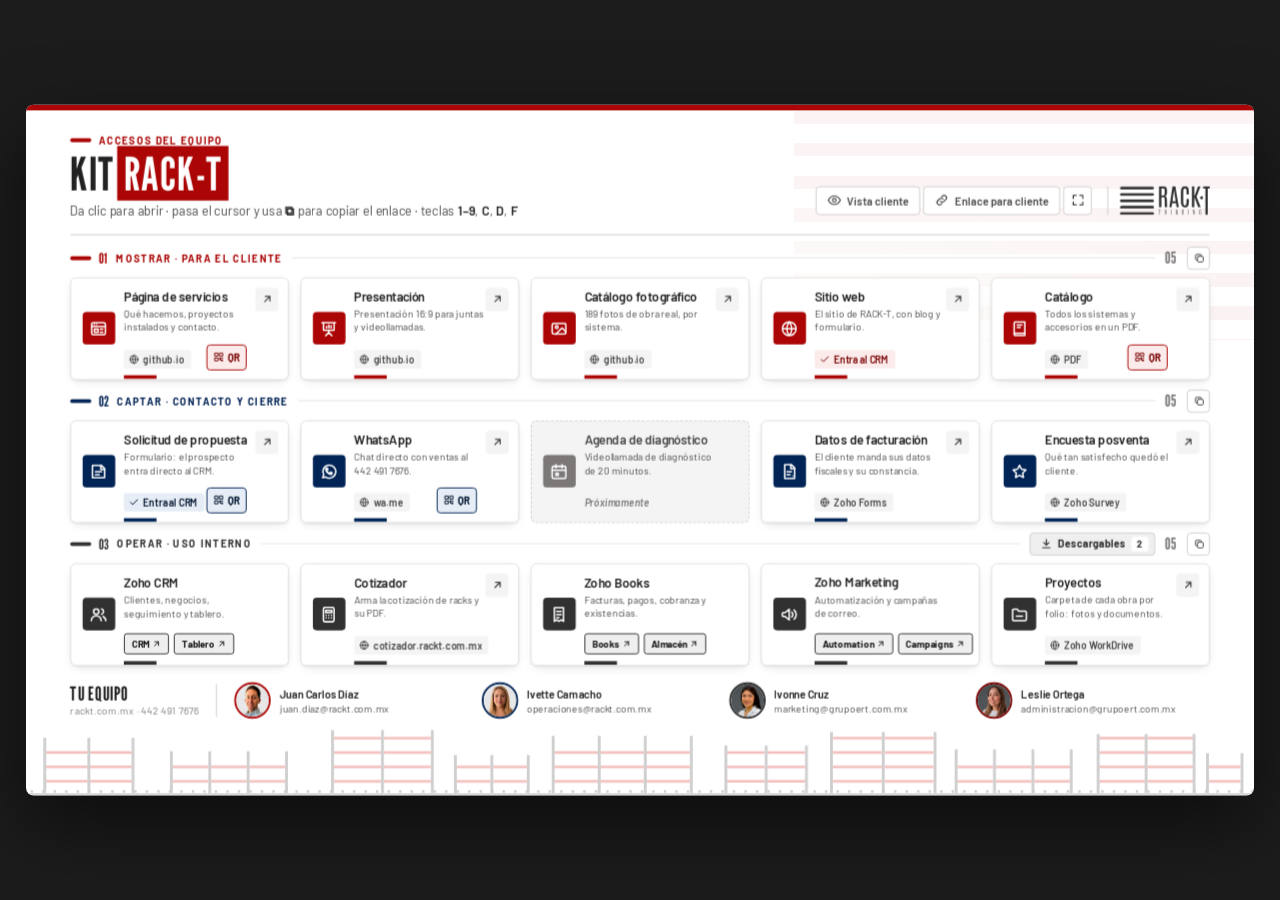
<file: kit-rackt/index.html>
<!DOCTYPE html>
<html lang="es-MX">
<head>
<meta charset="utf-8">
<meta name="viewport" content="width=device-width, initial-scale=1, viewport-fit=cover">
<!-- Herramienta del equipo, no para buscadores. El noindex va solo a Google y Bing: nada frena al lector de WhatsApp. -->
<meta name="googlebot" content="noindex">
<meta name="bingbot" content="noindex">
<title>Kit Rack-T</title>
<meta name="description" content="Accesos directos del equipo de RACK-T: piezas para el cliente, contacto y cierre, y herramientas internas.">
<meta name="theme-color" content="#323131">
<!-- Tarjeta para compartir: URL ABSOLUTAS, porque WhatsApp no lee rutas relativas ni data: -->
<meta property="og:type" content="website">
<meta property="og:site_name" content="RACK-T">
<meta property="og:locale" content="es_MX">
<meta property="og:url" content="https://sanoapro.github.io/rackt-piezas/kit-rackt/">
<meta property="og:title" content="Kit Rack-T">
<meta property="og:description" content="Todas las ligas del equipo en una lámina: abrir, copiar, compartir o mostrar el QR.">
<meta property="og:image" content="https://sanoapro.github.io/rackt-piezas/kit-rackt/og.jpg">
<meta property="og:image:secure_url" content="https://sanoapro.github.io/rackt-piezas/kit-rackt/og.jpg">
<meta property="og:image:type" content="image/jpeg">
<meta property="og:image:width" content="1200">
<meta property="og:image:height" content="630">
<meta property="og:image:alt" content="Kit Rack-T">
<meta name="twitter:card" content="summary_large_image">
<meta name="twitter:title" content="Kit Rack-T">
<meta name="twitter:description" content="Todas las ligas del equipo en una lámina: abrir, copiar, compartir o mostrar el QR.">
<meta name="twitter:image" content="https://sanoapro.github.io/rackt-piezas/kit-rackt/og.jpg">
<!-- Favicon SVG inline: las cinco barras del isotipo en rojo RACK-T -->
<link rel="icon" type="image/svg+xml" href="data:image/svg+xml,%3Csvg xmlns='http://www.w3.org/2000/svg' viewBox='0 0 24 24'%3E%3Cg fill='%23ab0505'%3E%3Crect x='2' y='3' width='20' height='2.6' rx='1.3'/%3E%3Crect x='2' y='7.6' width='20' height='2.6' rx='1.3'/%3E%3Crect x='2' y='12.2' width='20' height='2.6' rx='1.3'/%3E%3Crect x='2' y='16.8' width='20' height='2.6' rx='1.3'/%3E%3Crect x='2' y='21.4' width='20' height='1.6' rx='.8'/%3E%3C/g%3E%3C/svg%3E">

<link rel="preconnect" href="https://fonts.googleapis.com">
<link rel="preconnect" href="https://fonts.gstatic.com" crossorigin>
<link href="https://fonts.googleapis.com/css2?family=League+Gothic&family=Barlow:wght@400;500;600;700&display=swap" rel="stylesheet">
<!-- Motor compartido. Si alguno da 404, la lámina se ve completa y quieta (regla 4 del motor). -->
<link rel="stylesheet" href="../compartidos/css/motion.css">

<style>
/* ==========================================================================
   KIT RACK-T · v2 (10/11/2026) — la lámina de accesos directos del equipo
   Dos modos que elige el JS:
   · LÁMINA (pantalla ancha): una "diapositiva" fija de 1280 × 720 que se escala entera.
   · APP (celular, tableta vertical, ventana angosta): la misma información en una
     página que se desplaza, con letra legible y botones de 44 px o más.
   Marca: skill marca-rackt v2 — grafito, gris y blanco; el rojo es la señal.
   Datos: al final del archivo (MOSTRAR, CAPTAR, OPERAR, EQUIPO). Guía: README.md
   ========================================================================== */

/* ---------- 1. Tokens (los de tokens.css de la marca, con nombres cortos) ---------- */
:root {
  --rojo: #ab0505;     --rojo-d: #7a0303;     --rojo-t: #fbeceb;     --rojo-l: #f1bdba;
  --marino: #002455;   --marino-d: #00152f;   --marino-t: #e7edf6;   --marino-l: #b9c8df;
  --grafito: #323131;  --grafito-d: #1a1919;  --grafito-t: #efefef;  --grafito-l: #cfcfcf;
  --naranja: #f8450d;                                  /* solo acentos gráficos, nunca texto */
  --verde: #1d6b47;                                    /* estado «copiado» */

  /* Tinta en tres niveles, líneas y lavado */
  --ink: #232222;  --ink2: #4a4848;  --ink3: #7c7878;
  --line: #e4e2e1; --line2: #d0cdcb;
  --wash: #f4f4f4;

  --sh1: 0 1px 2px rgba(50, 49, 49, .08), 0 4px 12px -4px rgba(50, 49, 49, .16);
  --sh2: 0 2px 6px rgba(50, 49, 49, .10), 0 16px 34px -12px rgba(50, 49, 49, .30);

  --font: "Bahnschrift", "Barlow", "Segoe UI", system-ui, -apple-system, Arial, sans-serif;
  --font-titulo: "League Gothic", "Oswald", "Arial Narrow", Impact, sans-serif;   /* solo Regular: nunca bold */
  --curva: cubic-bezier(.2, .7, .2, 1);
  --radio: 6px;          /* la marca es estructural: radios chicos */
}

/* ---------- 2. Escenario ---------- */
* { box-sizing: border-box; }
html, body { margin: 0; height: 100%; }
body {
  background: #1d1c1c;            /* grafito noche: la lámina blanca resalta sin competir */
  overflow: hidden;               /* modo lámina: nunca hay scroll, se escala para caber */
  font-family: var(--font); color: var(--ink);
  -webkit-font-smoothing: antialiased;
}
button { font: inherit; color: inherit; }

#stage {
  position: absolute; left: 50%; top: 50%;
  width: 1280px; height: 720px;   /* SIEMPRE 1280 × 720 en modo lámina; el JS lo escala */
  transform: translate(-50%, -50%);
  background: #fff; border-radius: 8px;
  box-shadow: 0 30px 80px rgba(0, 0, 0, .55);
  overflow: hidden;
  padding: 30px 46px 76px;        /* los 76 px de abajo son del decorativo del pie: nada lo pisa */
}
/* Filete de marca: barra roja en el canto superior */
#stage::before { content: ""; position: absolute; left: 0; right: 0; top: 0; height: 6px; z-index: 2; background: var(--rojo); }

/* ---------- 3. Fondo: patrón de barras (textura del brand book) + nave en perfil ---------- */
.bg { position: absolute; inset: 0; z-index: 0; pointer-events: none; }
.barras {
  position: absolute; right: -40px; top: 6px; width: 520px; height: 240px;
  background-image: repeating-linear-gradient(to bottom, var(--rojo) 0 14px, transparent 14px 34px);
  opacity: .045;
  -webkit-mask: linear-gradient(to left, #000 15%, transparent 85%), linear-gradient(to bottom, #000 30%, transparent);
  -webkit-mask-composite: source-in; mask-composite: intersect;
  mask: linear-gradient(to left, #000 15%, transparent 85%), linear-gradient(to bottom, #000 30%, transparent);
}
/* «Nave en perfil»: marcos de rack que crecen UNA vez desde el piso y cajas que avanzan
   lentísimo sobre un transportador. Los racks no se mecen: la marca vende estructuras firmes. */
.pie-deco { position: absolute; left: 0; right: 0; bottom: 0; width: 1280px; height: 78px; }
.pie-deco .poste { fill: var(--grafito-l); }
.pie-deco .viga { fill: var(--rojo-l); }
.pie-deco .piso { stroke: var(--line2); stroke-width: 1.5; }
.pie-deco .rodillo { fill: var(--line2); }
.pie-deco .caja rect { fill: var(--wash); stroke: var(--grafito-l); stroke-width: 1.2; }
.pie-deco .caja path { stroke: var(--grafito-l); stroke-width: 1; fill: none; }
.pie-deco .caja.acento rect { fill: var(--rojo-t); stroke: var(--rojo-l); }
.pie-deco .crece {
  transform-box: fill-box; transform-origin: 50% 100%;
  animation: crece 2.4s cubic-bezier(.2, .7, .25, 1) both;
  animation-delay: var(--d, 0s);
}
@keyframes crece { from { transform: scaleY(0); } to { transform: scaleY(1); } }
.pie-deco .caja { animation: avanza var(--dur, 46s) linear infinite; animation-delay: var(--d, 0s); }
@keyframes avanza { from { transform: translateX(0); } to { transform: translateX(1360px); } }

/* ---------- 4. Estructura de la lámina ---------- */
.kc { position: relative; z-index: 1; height: 100%; display: flex; flex-direction: column; }

/* PRESUPUESTO DE ALTO (hacer la cuenta antes de tocar tamaños):
   720 − 30 (padding arriba) − 76 (decorativo) = 614 px útiles
   − cabecera ≈ 98 − 12 de separación − equipo 46 − 13 de separación
   = 445 px para la retícula → 3 filas con 2 huecos de 10 → ≈ 141 px por fila
   − 24 del encabezado de fila − 8 de separación ⇒ ≈ 109 px por tarjeta (por eso es HORIZONTAL). */

/* Cabecera */
.kc-head {
  flex: none; display: flex; align-items: flex-end; justify-content: space-between; gap: 24px;
  padding-bottom: 16px; border-bottom: 1px solid var(--line2);
}
.eyebrow {
  display: flex; align-items: center; gap: 8px; margin: 0;
  font-size: 10.5px; font-weight: 700; letter-spacing: 1.6px; text-transform: uppercase; color: var(--rojo);
}
.eyebrow::before { content: ""; width: 22px; height: 4px; border-radius: 99px; background: currentColor; }
.eyebrow .num { font-family: var(--font-titulo); font-weight: 400; font-size: 15px; letter-spacing: .5px; }
h1 {
  margin: 6px 0 6px; font-family: var(--font-titulo); font-weight: 400;
  font-size: 48px; line-height: .95; letter-spacing: 1px; text-transform: uppercase; color: var(--ink);
}
/* Firma visual de la marca: parte del título en bloque rojo */
.resaltado { background: var(--rojo); color: #fff; padding: 0 .14em; margin-left: .06em; box-decoration-break: clone; -webkit-box-decoration-break: clone; }
.sub { margin: 0; font-size: 13.5px; color: var(--ink2); }
.sub b { font-weight: 600; color: var(--ink); }
.kc-marca { display: flex; align-items: center; gap: 12px; padding-bottom: 4px; }
.kc-marca img { height: 30px; width: auto; display: block; }
.kc-marca .logo-texto { font-family: var(--font-titulo); font-size: 32px; line-height: 1; color: var(--grafito); }
.kc-marca .sep { width: 1px; height: 30px; background: var(--line2); margin-left: 4px; }

/* Botones de la cabecera: vista cliente, enlace para cliente y pantalla completa */
.h-boton {
  display: inline-flex; align-items: center; gap: 6px; height: 30px; padding: 0 11px; border-radius: 4px;
  border: 1px solid var(--line2); background: #fff; color: var(--ink2); cursor: pointer;
  font-size: 11.5px; font-weight: 600; letter-spacing: .2px; white-space: nowrap;
  transition: background-color .2s, color .2s, border-color .2s;
}
.h-boton svg { width: 15px; height: 15px; flex: none; }
.h-boton:hover { border-color: var(--grafito); color: var(--ink); }
.h-boton[aria-pressed="true"] { background: var(--grafito); border-color: var(--grafito); color: #fff; }
.h-boton[data-estado="hecho"] { background: var(--verde); border-color: var(--verde); color: #fff; }
.h-boton:focus-visible { outline: 3px solid var(--marino); outline-offset: 2px; }
.h-icono { width: 30px; padding: 0; justify-content: center; }

/* Cuerpo: tres filas del mismo alto */
.kc-body { flex: 1; min-height: 0; margin-top: 12px; display: flex; flex-direction: column; gap: 10px; }
.fila { flex: 1; min-height: 0; display: flex; flex-direction: column; gap: 8px; }
.fila[hidden] { display: none; }
/* Vista cliente (sin la fila interna): filas de alto natural, centradas en la lámina */
html:not(.modo-app) body.vista-cliente .kc-body { justify-content: center; gap: 22px; }
html:not(.modo-app) body.vista-cliente .fila { flex: 0 1 168px; }
.f-head { flex: none; height: 24px; display: flex; align-items: center; gap: 10px; color: var(--fila-c); }
.f-head .eyebrow { color: var(--fila-c); }
.f-linea { flex: 1; height: 1px; background: var(--line); }
.f-cuenta { font-family: var(--font-titulo); font-size: 17px; letter-spacing: .5px; color: var(--ink3); font-variant-numeric: tabular-nums; }
.f-copiar {
  display: inline-grid; place-items: center; width: 24px; height: 24px; border-radius: 4px;
  border: 1px solid var(--line2); background: #fff; color: var(--ink2); cursor: pointer;
  transition: background-color .2s, color .2s, border-color .2s;
}
.f-copiar:hover { background: var(--fila-c); border-color: var(--fila-c); color: #fff; }
.f-copiar svg { width: 12px; height: 12px; }
.f-copiar[data-estado="hecho"] { width: auto; padding: 0 8px; font-size: 10.5px; font-weight: 700; background: var(--verde); border-color: var(--verde); color: #fff; }
.f-copiar:focus-visible, .pildora-desc:focus-visible { outline: 3px solid var(--marino); outline-offset: 2px; }
.pildora-desc {
  display: inline-flex; align-items: center; gap: 6px; height: 24px; padding: 0 6px 0 10px; border-radius: 4px;
  background: var(--grafito-t); color: var(--grafito); border: 1px solid var(--grafito-l);
  font-size: 11px; font-weight: 700; text-decoration: none; letter-spacing: .2px;
  transition: background-color .2s, color .2s;
}
.pildora-desc:hover { background: var(--grafito); color: #fff; }
.pildora-desc svg { width: 13px; height: 13px; }
.pildora-desc .n { min-width: 18px; height: 16px; padding: 0 5px; border-radius: 3px; background: #fff; color: var(--grafito); display: inline-grid; place-items: center; font-size: 10px; }

/* Rejillas con densidad según cuántas tarjetas lleve la fila (máximo cinco) */
.rejilla { flex: 1; min-height: 0; display: grid; gap: 12px; }
.g1, .g2, .g3 { grid-template-columns: repeat(3, 1fr); --ico: 44px; --nom: 16px; --desc: 12px; --pad-y: 13px; --pad-x: 16px; --gap: 13px; --filete-x: 73px; }
.g4 { grid-template-columns: repeat(4, 1fr); --ico: 38px; --nom: 15px; --desc: 11.5px; --pad-y: 12px; --pad-x: 15px; --gap: 11px; --filete-x: 64px; }
.g5 { grid-template-columns: repeat(5, 1fr); --ico: 34px; --nom: 13.5px; --desc: 10.5px; --pad-y: 11px; --pad-x: 12px; --gap: 9px; --filete-x: 55px; }

/* ---------- 5. La tarjeta ----------
   Envoltura triple: .twrap (cascada) → .tmag (imán) → .tile (inclinación). Cada capa, su propio transform. */
.twrap, .tmag { min-width: 0; min-height: 0; height: 100%; }
.twrap { position: relative; }
.twrap:hover, .twrap:focus-within { z-index: 2; }
.twrap.saliendo { opacity: 0 !important; transform: scale(.96) !important; transition: opacity .22s, transform .22s !important; }
.tmag { transition: transform .35s var(--curva); }
.tile {
  position: relative; height: 100%; display: flex; align-items: center; gap: var(--gap);
  padding: var(--pad-y) var(--pad-x); background: #fff;
  border: 1px solid var(--line); border-radius: var(--radio); box-shadow: var(--sh1);
  overflow: hidden; transform-style: preserve-3d;
  transition: box-shadow .25s, border-color .25s, transform .18s ease-out;
}
/* Velo de la fila que sigue al cursor (las coordenadas ya vienen divididas entre la escala) */
.tile::before {
  content: ""; position: absolute; inset: 0; z-index: 0; pointer-events: none;
  background: radial-gradient(420px 240px at var(--mx, 50%) var(--my, 50%), var(--tint), transparent 70%);
  opacity: 0; transition: opacity .3s;
}
/* Filete al pie, en el color de la fila: arranca donde arranca el texto y crece en hover */
.tile::after {
  content: ""; position: absolute; left: var(--filete-x); bottom: 0; z-index: 1;
  width: 34px; height: 4px; background: var(--c);
  transition: width .28s var(--curva);
}
.tile.activa:hover { box-shadow: var(--sh2); border-color: transparent; }
.tile.activa:hover::before { opacity: 1; }
.tile.activa:hover::after { width: calc(100% - var(--filete-x)); }

/* La capa de enlace cubre la tarjeta; aquí se para el tabulador y aquí se dibuja el foco.
   La tarjeta NO es un <a>: un <button> dentro de un <a> es HTML inválido. */
.t-link { position: absolute; inset: 0; z-index: 2; border-radius: var(--radio); }
.t-link:focus-visible { outline: 3px solid var(--marino); outline-offset: 2px; }

.t-ico {
  position: relative; z-index: 1; flex: none; width: var(--ico); height: var(--ico); border-radius: 4px;
  display: grid; place-items: center; color: #fff; background: var(--c);
  transition: transform .28s var(--curva), background-color .28s;
}
.t-ico svg { width: 56%; height: 56%; }
.tile.activa:hover .t-ico { transform: translateY(-2px); background: var(--c2); }

.t-txt { position: relative; z-index: 1; flex: 1; min-width: 0; align-self: stretch; display: flex; flex-direction: column; }
.t-nom, .t-desc { padding-right: 22px; }
.t-nom { font-size: var(--nom); font-weight: 600; letter-spacing: -.3px; line-height: 1.2; }
.t-desc {
  margin-top: 3px; font-size: var(--desc); line-height: 1.3; color: var(--ink2);
  display: -webkit-box; -webkit-line-clamp: 2; -webkit-box-orient: vertical; overflow: hidden;
}
.t-chip {
  margin-top: auto; align-self: flex-start; max-width: calc(100% - var(--acts, 12px));
  display: inline-flex; align-items: center; gap: 4px; height: 19px; padding: 0 7px 0 5px; border-radius: 3px;
  background: var(--wash); color: var(--ink2); font-size: 10.5px; font-weight: 600;
}
.t-chip svg { flex: none; width: 11px; height: 11px; }
.t-chip span { overflow: hidden; white-space: nowrap; text-overflow: ellipsis; }
.t-chip.medido { background: var(--tint); color: var(--c2); }
.tile.con-qr { --acts: 78px; }
/* Tarjeta doble: dos botones al pie en lugar del chip */
.t-dobles { margin-top: auto; display: flex; gap: 5px; position: relative; z-index: 3; }
.t-boton {
  display: inline-flex; align-items: center; gap: 2px; height: 22px; padding: 0 7px; border-radius: 3px;
  background: var(--tint); color: var(--c2); border: 1px solid var(--c); font-size: 10px; letter-spacing: .01em; font-weight: 700;
  text-decoration: none; white-space: nowrap; transition: background-color .2s, color .2s;
}
.t-boton svg { width: 10px; height: 10px; }
.t-boton:hover { background: var(--c); color: #fff; }
.t-boton:focus-visible { outline: 3px solid var(--marino); outline-offset: 2px; }
.tile.doble .t-acts { top: 10px; bottom: auto; }

.t-flecha {
  position: absolute; top: 10px; right: 10px; z-index: 1; width: 24px; height: 24px; border-radius: 4px;
  display: grid; place-items: center; background: var(--wash); color: var(--ink2);
  transition: background-color .25s, color .25s, transform .25s var(--curva);
}
.t-flecha svg { width: 13px; height: 13px; }
.tile.activa:hover .t-flecha { background: var(--c); color: #fff; transform: translate(3px, -3px); }

/* Botonera: hermana de la capa de enlace, encima de ella */
.t-acts { position: absolute; right: 10px; bottom: 9px; z-index: 3; display: flex; align-items: center; gap: 6px; }
.t-copiar {
  display: inline-grid; place-items: center; width: 27px; height: 27px; border-radius: 4px;
  background: #fff; border: 1px solid var(--line2); color: var(--ink2); cursor: pointer;
  opacity: 0; transform: translateY(4px);
  transition: opacity .2s, transform .2s var(--curva), background-color .2s, color .2s;
}
.t-copiar svg { width: 14px; height: 14px; }
.tile:hover .t-copiar, .t-copiar:focus-visible { opacity: 1; transform: none; }
.t-copiar:hover { background: var(--c); border-color: var(--c); color: #fff; }
.t-copiar:focus-visible, .t-qr:focus-visible { outline: 3px solid var(--marino); outline-offset: 2px; }
.t-copiar[data-estado="hecho"] {
  width: auto; padding: 0 9px; opacity: 1; transform: none; gap: 4px;
  background: var(--verde); border-color: var(--verde); color: #fff; font-size: 11px; font-weight: 700; white-space: nowrap;
}
/* QR: SIEMPRE visible (en una pantalla proyectada no hay cursor) */
.t-qr {
  display: inline-flex; align-items: center; gap: 4px; height: 27px; padding: 0 9px; border-radius: 4px;
  background: var(--tint); border: 1.5px solid var(--c); color: var(--c2);
  font-size: 11px; font-weight: 700; letter-spacing: .4px; cursor: pointer;
  transition: background-color .2s, color .2s;
}
.t-qr svg { width: 14px; height: 14px; }
.t-qr:hover { background: var(--c); color: #fff; }
.g5 .t-qr { padding: 0 6px; gap: 3px; font-size: 10.5px; }
.g5 .t-qr svg { width: 12px; height: 12px; }
.g5 .tile.con-qr { --acts: 70px; }

/* Tarjeta «pronto»: apartada, sin nada que se sienta clicable */
.tile.pronto { background: var(--wash); border: 1.5px dashed var(--line2); box-shadow: none; }
.tile.pronto::before, .tile.pronto::after { display: none; }
.tile.pronto .t-ico { background: var(--ink3); }
.tile.pronto .t-nom { color: var(--ink2); }
.tile.pronto .t-chip { background: transparent; color: var(--ink3); font-style: italic; padding-left: 0; }

/* ---------- 6. Pie: el equipo ---------- */
.kc-team { flex: none; height: 46px; margin-top: 13px; display: flex; align-items: center; gap: 18px; }
.team-rotulo { flex: none; display: grid; gap: 1px; padding-right: 18px; border-right: 1px solid var(--line2); }
.team-rotulo strong { font-family: var(--font-titulo); font-weight: 400; font-size: 20px; line-height: 1; letter-spacing: .5px; text-transform: uppercase; }
.team-rotulo span { font-size: 10.5px; color: var(--ink3); letter-spacing: .3px; }
.team { flex: 1; display: grid; grid-template-columns: repeat(var(--n, 4), 1fr); gap: 14px; }
.persona { display: flex; align-items: center; gap: 9px; min-width: 0; }
.retrato {
  flex: none; width: 38px; height: 38px; border-radius: 50%; border: 2.5px solid var(--pc); overflow: hidden;
  display: grid; place-items: center; background: #fff; color: var(--pc);
  font-family: var(--font-titulo); font-size: 17px; letter-spacing: .5px;
  transition: transform .25s var(--curva);
}
.retrato img { width: 100%; height: 100%; object-fit: cover; display: block; }
.persona:hover .retrato { transform: scale(1.08); }
.persona-txt { min-width: 0; display: grid; }
.persona-n { font-size: 11.5px; font-weight: 600; line-height: 1.25; white-space: nowrap; overflow: hidden; text-overflow: ellipsis; }
.persona-r { display: none; font-size: 11px; color: var(--ink3); }
.persona-m { font-size: 10.5px; color: var(--ink2); text-decoration: none; white-space: nowrap; overflow: hidden; text-overflow: ellipsis; transition: color .2s; }
.persona-m:hover, .persona-m:focus-visible { color: var(--rojo); }
.persona-m:focus-visible { outline: 2px solid var(--marino); outline-offset: 2px; border-radius: 3px; }

/* ---------- 7. Lámina del QR a pantalla completa ----------
   Vive FUERA de #stage: todo position:fixed dentro de un padre escalado se escala con él.
   Fondo blanco: un QR sobre color no lo lee ningún teléfono. */
#qr {
  position: fixed; inset: 0; z-index: 50; background: #fff; color: var(--ink);
  display: flex; flex-direction: column; align-items: center; justify-content: center;
  padding: 72px 24px 28px; opacity: 0; transition: opacity .22s ease-out;
}
#qr[hidden] { display: none; }
#qr.abierto { opacity: 1; }
#qr::before { content: ""; position: absolute; left: 0; right: 0; top: 0; height: 8px; background: var(--rojo); }
.qr-volver {
  position: absolute; top: 22px; left: 22px; display: inline-flex; align-items: center; gap: 8px;
  height: 44px; padding: 0 16px 0 12px; border-radius: 4px; border: 1px solid var(--line2); background: #fff;
  font-size: 14px; font-weight: 600; cursor: pointer; transition: background-color .2s;
}
.qr-volver:hover { background: var(--wash); }
.qr-volver svg { width: 18px; height: 18px; }
.qr-cerrar {
  position: absolute; top: 22px; right: 22px; width: 44px; height: 44px; border-radius: 4px;
  border: 1px solid var(--line2); background: #fff; display: grid; place-items: center; cursor: pointer;
  transition: transform .25s var(--curva), background-color .2s;
}
.qr-cerrar:hover { transform: rotate(90deg); background: var(--wash); }
.qr-cerrar svg { width: 18px; height: 18px; }
.qr-volver:focus-visible, .qr-cerrar:focus-visible { outline: 3px solid var(--marino); outline-offset: 3px; }
/* El titular va ARRIBA del código: desde el fondo de una sala se lee primero la palabra */
.qr-titulo {
  margin: 0; font-family: var(--font-titulo); font-weight: 400; text-transform: uppercase;
  font-size: clamp(36px, 7vh, 80px); letter-spacing: 1px; line-height: 1; text-align: center;
}
.qr-lema {
  margin: 1.4vh 0 2.4vh; padding: .35em .9em; border-radius: 4px; max-width: min(90vw, 900px);
  background: var(--qtint, var(--rojo-t)); color: var(--qc2, var(--rojo-d));
  font-size: clamp(15px, 2.6vh, 27px); font-weight: 600; text-align: center; text-wrap: balance;
}
.qr-lema .dest { color: var(--qc, var(--rojo)); font-weight: 800; }
.qr-img {
  width: min(66vh, 78vw); height: auto; padding: 16px; background: #fff;
  flex: 0 1 auto; min-height: 0; object-fit: contain; image-rendering: pixelated;
}
.qr-ayuda { margin: 2vh 0 0; font-size: clamp(12px, 1.8vh, 16px); color: var(--ink2); text-align: center; }

/* Aviso flotante */
#toast {
  position: fixed; left: 50%; bottom: calc(24px + env(safe-area-inset-bottom, 0px)); z-index: 60;
  transform: translate(-50%, 14px); opacity: 0; pointer-events: none;
  padding: 10px 18px; border-radius: 4px; background: var(--grafito-d); color: #fff;
  font-size: 13.5px; font-weight: 600; box-shadow: 0 10px 30px rgba(0, 0, 0, .3); max-width: calc(100vw - 32px);
  transition: opacity .22s, transform .22s var(--curva);
}
#toast.visible { opacity: 1; transform: translate(-50%, 0); }

/* ---------- 8. MODO APP: celular, tableta vertical o ventana angosta ----------
   La lámina deja de escalarse: la página se desplaza, la letra es legible (≥ 13 px) y
   todo botón mide 44 px o más. Los botones de copiar se ven siempre (no hay cursor). */
html.modo-app, html.modo-app body { height: auto; }
html.modo-app body { overflow: auto; background: var(--wash); }
html.modo-app #stage {
  position: relative; left: auto; top: auto; transform: none !important;
  width: auto; height: auto; min-height: 100svh; border-radius: 0; box-shadow: none;
  padding: calc(22px + env(safe-area-inset-top, 0px)) 16px calc(96px + env(safe-area-inset-bottom, 0px));
  background: var(--wash);
}
html.modo-app .barras { width: 70%; height: 220px; }
html.modo-app .kc { height: auto; }
html.modo-app .kc-head { flex-wrap: wrap; align-items: flex-start; gap: 14px; }
html.modo-app .kc-head > div:first-child { flex: 1 1 260px; }
html.modo-app h1 { font-size: 46px; }
html.modo-app .sub { font-size: 14px; }
html.modo-app .kc-marca { order: -1; width: 100%; flex-direction: row-reverse; justify-content: space-between; align-items: center; flex-wrap: wrap; gap: 10px; }
html.modo-app .kc-marca .sep, html.modo-app .h-pantalla { display: none; }
html.modo-app .h-botones { display: flex; gap: 8px; flex-wrap: wrap; }
html.modo-app .h-boton { height: 44px; padding: 0 14px; font-size: 13px; }
html.modo-app .h-icono { width: 44px; }
html.modo-app .kc-body { margin-top: 18px; gap: 26px; }
html.modo-app .fila { flex: none; gap: 10px; }
html.modo-app .f-head { height: auto; min-height: 44px; flex-wrap: wrap; row-gap: 8px; }
html.modo-app .f-linea { min-width: 12px; }
html.modo-app .f-head .eyebrow { font-size: 12px; white-space: nowrap; letter-spacing: 1.2px; }
html.modo-app .f-cuenta { display: none; }
html.modo-app .f-copiar { width: 44px; height: 44px; }
html.modo-app .f-copiar svg { width: 16px; height: 16px; }
html.modo-app .pildora-desc { height: 44px; padding: 0 10px 0 12px; font-size: 13px; }
html.modo-app .rejilla { grid-template-columns: 1fr; gap: 10px;
  --ico: 46px; --nom: 17px; --desc: 14px; --pad-y: 14px; --pad-x: 14px; --gap: 14px; --filete-x: 74px; }
@media (min-width: 620px) { html.modo-app .rejilla { grid-template-columns: 1fr 1fr; } }
html.modo-app .twrap, html.modo-app .tmag { height: auto; }
html.modo-app .tile { min-height: 104px; align-items: flex-start; }
html.modo-app .t-txt { min-height: 76px; }
html.modo-app .t-desc { -webkit-line-clamp: 3; }
html.modo-app .t-nom, html.modo-app .t-desc { padding-right: 34px; }
html.modo-app .t-chip { height: 24px; font-size: 12px; margin-top: 10px; }
html.modo-app .t-flecha { width: 30px; height: 30px; }
html.modo-app .t-acts { bottom: 10px; }
html.modo-app .t-copiar { width: 44px; height: 44px; opacity: 1; transform: none; }
html.modo-app .t-copiar svg { width: 18px; height: 18px; }
html.modo-app .t-qr { height: 44px; padding: 0 12px; font-size: 13px; }
html.modo-app .tile.con-qr { --acts: 112px; }
html.modo-app .t-dobles { margin-top: 10px; flex-wrap: wrap; }
html.modo-app .t-boton { height: 44px; padding: 0 14px; font-size: 13px; }
html.modo-app .tile.doble .t-acts { top: auto; bottom: 10px; }
html.modo-app .tile.doble .t-dobles { padding-right: 52px; }
html.modo-app .kc-team { height: auto; margin-top: 30px; flex-direction: column; align-items: stretch; gap: 12px; }
html.modo-app .team-rotulo { border-right: 0; padding-right: 0; }
html.modo-app .team { grid-template-columns: 1fr; gap: 12px; }
@media (min-width: 620px) { html.modo-app .team { grid-template-columns: 1fr 1fr; } }
html.modo-app .persona { background: #fff; border: 1px solid var(--line); border-radius: var(--radio); padding: 10px 12px; min-height: 64px; }
html.modo-app .retrato { width: 44px; height: 44px; }
html.modo-app .persona-n { font-size: 15px; }
html.modo-app .persona-r { display: block; font-size: 12.5px; }
html.modo-app .persona-m { font-size: 13.5px; padding-block: 6px; }
html.modo-app .pie-deco { width: 100%; }

/* ---------- 9. Reducir movimiento ---------- */
@media (prefers-reduced-motion: reduce) {
  *, *::before, *::after { animation: none !important; transition: none !important; }
  .twrap, .tmag, .tile, .persona, .retrato { opacity: 1 !important; transform: none !important; }
  .pie-deco .crece { transform: none !important; }
  .pie-deco .caja { transform: translateX(var(--q, 0px)) !important; }
}

/* ---------- 10. Impresión: la lámina completa en una hoja, sin QR ---------- */
@page { size: 1280px 720px; margin: 0; }
@media print {
  html, body { height: auto; overflow: visible; background: #fff; -webkit-print-color-adjust: exact; print-color-adjust: exact; }
  #stage { position: relative; left: 0; top: 0; transform: none !important; box-shadow: none; border-radius: 0; }
  #qr, #toast, .h-botones { display: none !important; }
  .twrap, .tmag, .tile { opacity: 1 !important; transform: none !important; }
  .t-copiar { display: none; }
  *, *::before, *::after { animation: none !important; transition: none !important; }
  .pie-deco .crece { transform: none !important; }
  .pie-deco .caja { transform: translateX(var(--q, 0px)) !important; }
}
</style>
</head>
<body>

<div id="stage">
  <div class="bg" aria-hidden="true">
    <div class="barras"></div>
    <svg class="pie-deco" id="pie-deco" viewBox="0 0 1280 78" preserveAspectRatio="none" focusable="false"></svg>
  </div>

  <div class="kc">
    <header class="kc-head">
      <div>
        <p class="eyebrow">Accesos del equipo</p>
        <h1>Kit<span class="resaltado">Rack-T</span></h1>
        <p class="sub" id="sub">Da clic para abrir · pasa el cursor y usa <b>⧉</b> para copiar el enlace</p>
      </div>
      <div class="kc-marca">
        <div class="h-botones">
          <button type="button" class="h-boton" id="b-cliente" aria-pressed="false" title="Ocultar las herramientas internas (tecla C)"></button>
          <button type="button" class="h-boton" id="b-enlace" title="Copiar el enlace del kit en vista cliente, para mandarlo al cliente"></button>
          <button type="button" class="h-boton h-icono h-pantalla" id="b-pantalla" aria-label="Pantalla completa (tecla F)" title="Pantalla completa (F)"></button>
        </div>
        <span class="sep" aria-hidden="true"></span>
        <span id="logo"></span>
      </div>
    </header>

    <main class="kc-body" id="cuerpo"></main>

    <footer class="kc-team">
      <div class="team-rotulo"><strong>Tu equipo</strong><span>rackt.com.mx · 442 491 7676</span></div>
      <div class="team" id="equipo"></div>
    </footer>
  </div>
</div>

<!-- Lámina del QR: FUERA de #stage a propósito -->
<div id="qr" role="dialog" aria-modal="true" aria-labelledby="qr-titulo" hidden>
  <button type="button" class="qr-volver" id="qr-volver">
    <svg viewBox="0 0 24 24" fill="none" stroke="currentColor" stroke-width="2.2" stroke-linecap="round" stroke-linejoin="round" aria-hidden="true"><path d="M19 12H5M11 6l-6 6 6 6"/></svg>
    Volver al kit
  </button>
  <button type="button" class="qr-cerrar" id="qr-cerrar" aria-label="Cerrar código QR">
    <svg viewBox="0 0 24 24" fill="none" stroke="currentColor" stroke-width="2.2" stroke-linecap="round" aria-hidden="true"><path d="M6 6l12 12M18 6L6 18"/></svg>
  </button>
  <h2 class="qr-titulo" id="qr-titulo"></h2>
  <p class="qr-lema" id="qr-lema"></p>
  <img class="qr-img" id="qr-img" alt="">
  <p class="qr-ayuda">Apunta la cámara del teléfono · <b>Volver al kit</b> o <b>Esc</b> para regresar</p>
</div>

<div id="toast" role="status" aria-live="polite"></div>

<!-- Recursos generados (logos y retratos en base64) y la lista de descargables.
     Son scripts clásicos: desde file:// no se puede hacer fetch() de archivos locales. -->
<script src="assets.js"></script>
<script src="descargables/docs.js"></script>
<script src="../compartidos/js/motion.js"></script>

<script>
/* ==========================================================================
   DATOS — la única fuente. El HTML se arma solo desde aquí.
   Agregar un acceso = copiar una entrada y cambiar sus valores (guía en README.md).
   El color lo pone la FILA (marca v2: una señal por fila), no la tarjeta.
   desc: ≤ 55 caracteres (dos renglones en filas de 4 y 5). Máximo CINCO por fila.
   Los enlaces a rackt.com.mx salen solos con UTM (utm_content = id de la tarjeta):
   así el CRM sabe que el prospecto llegó por un enlace del kit.
   ========================================================================== */
const BASE = 'https://sanoapro.github.io/rackt-piezas/';   // cambiar aquí si el sitio se muda de dominio
const KIT = BASE + 'kit-rackt/';
const UTM = { utm_source: 'kit-rackt', utm_medium: 'enlace-directo', utm_campaign: 'kit' };

const MOSTRAR = [   // Piezas para el cliente
  { id: 'servicios', nombre: 'Página de servicios', desc: 'Qué hacemos, proyectos instalados y contacto.', host: 'github.io',
    url: BASE + 'una-hoja/', interno: false, pronto: false,
    qr: './QR/pagina-servicios.png', qrTitulo: 'Conoce RACK-T', qrLema: 'Racks, mezzanines e ingeniería <b class="dest">a la medida</b>' },
  { id: 'presentacion', nombre: 'Presentación', desc: 'Presentación 16:9 para juntas y videollamadas.', host: 'github.io',
    url: BASE + 'diapositivas/', interno: false, pronto: false },
  { id: 'fotos', nombre: 'Catálogo fotográfico', desc: '189 fotos de obra real, por sistema.', host: 'github.io',
    url: BASE + 'catalogo-fotografico/', interno: false, pronto: false },
  { id: 'sitio', nombre: 'Sitio web', desc: 'El sitio de RACK-T, con blog y formulario.', host: 'rackt.com.mx',
    url: 'https://www.rackt.com.mx/', interno: false, pronto: false },
  { id: 'catalogo', nombre: 'Catálogo', desc: 'Todos los sistemas y accesorios en un PDF.', host: 'PDF',
    url: BASE + 'catalogo/catalogo-rackt.pdf', interno: false, pronto: false,
    qr: './QR/catalogo.png', qrTitulo: 'Catálogo RACK-T', qrLema: 'Todos nuestros sistemas <b class="dest">en un PDF</b>' }
];

const CAPTAR = [    // Contacto y cierre con el cliente
  // El formulario del sitio crea el prospecto en el CRM con su origen. El QR lleva utm_content=qr-kit.
  { id: 'contacto', nombre: 'Solicitud de propuesta', desc: 'Formulario: el prospecto entra directo al CRM.', host: 'Formulario del sitio',
    url: 'https://www.rackt.com.mx/contacto', interno: false, pronto: false,
    qr: './QR/contacto.png', qrUrl: 'https://www.rackt.com.mx/contacto?utm_source=kit-rackt&utm_medium=qr&utm_campaign=kit&utm_content=qr-contacto',
    qrTitulo: 'Cuéntanos de tu almacén', qrLema: 'Déjanos tus datos y <b class="dest">te preparamos una propuesta</b>' },
  { id: 'whatsapp', nombre: 'WhatsApp', desc: 'Chat directo con ventas al 442 491 7676.', host: 'wa.me',
    url: 'https://wa.me/524424917676', interno: false, pronto: false,
    qr: './QR/whatsapp.png', qrTitulo: 'Escríbenos por WhatsApp', qrLema: 'Cuéntanos qué guardas y <b class="dest">te proponemos la solución</b>' },
  { id: 'agenda', nombre: 'Agenda de diagnóstico', desc: 'Videollamada de diagnóstico de 20 minutos.', host: 'Zoho Bookings',
    url: '', interno: false, pronto: true },
  // 10/11/2026: sustituye a «Registro de evento» (en «pronto» desde septiembre, sin formulario).
  { id: 'facturacion', nombre: 'Datos de facturación', desc: 'El cliente manda sus datos fiscales y su constancia.', host: 'Zoho Forms',
    url: 'https://forms.zohopublic.com/racktportal1/form/DatosdefacturacindelclienteRACKT/formperma/D-oFsGIhWT9BfJigX6Q3ln_EZF0AXBuprk2pnuzouDs',
    interno: false, pronto: false },
  { id: 'encuesta', nombre: 'Encuesta posventa', desc: 'Qué tan satisfecho quedó el cliente.', host: 'Zoho Survey',
    url: 'https://survey.zohopublic.com/zs/b9DFPH', interno: false, pronto: false }
];

const OPERAR = [    // Uso interno: se oculta en la vista cliente
  // Tarjeta DOBLE (29/10/2026, Martín): el CRM y la pestaña «Tablero RACK-T» (WebTab2).
  { id: 'crm', nombre: 'Zoho CRM', desc: 'Clientes, negocios, seguimiento y tablero.', host: 'crm.zoho.com',
    url: 'https://crm.zoho.com/crm/', interno: true, pronto: false,
    enlaces: [ { nombre: 'CRM', titulo: 'Zoho CRM', url: 'https://crm.zoho.com/crm/' },
               { nombre: 'Tablero', titulo: 'Tablero RACK-T (Zoho CRM)', url: 'https://crm.zoho.com/crm/org939354584/tab/WebTab2' } ] },
  // Cotizador propio, en producción desde el 09/11/2026 (pide entrar con usuario).
  { id: 'cotizador', nombre: 'Cotizador', desc: 'Arma la cotización de racks y su PDF.', host: 'cotizador.rackt.com.mx',
    url: 'https://cotizador.rackt.com.mx/', interno: true, pronto: false },
  // 10/11/2026: Books y Almacén (Books › Artículos, pedido del 29/10 para Ivette) en una tarjeta doble.
  { id: 'books', nombre: 'Zoho Books', desc: 'Facturas, pagos, cobranza y existencias.', host: 'books.zoho.com',
    url: 'https://books.zoho.com/app/939361246', interno: true, pronto: false,
    enlaces: [ { nombre: 'Books', titulo: 'Zoho Books', url: 'https://books.zoho.com/app/939361246' },
               { nombre: 'Almacén', titulo: 'Almacén (Zoho Books › Artículos)', url: 'https://books.zoho.com/app/939361246#/inventory/items' } ] },
  { id: 'marketing', nombre: 'Zoho Marketing', desc: 'Automatización y campañas de correo.', host: 'zoho.com',
    url: 'https://accounts.zoho.com/signin?servicename=MarketingAutomation&serviceurl=https%3A%2F%2Fmarketingautomation.zoho.com%2F', interno: true, pronto: false,
    enlaces: [ { nombre: 'Automation', titulo: 'Zoho Marketing Automation', url: 'https://accounts.zoho.com/signin?servicename=MarketingAutomation&serviceurl=https%3A%2F%2Fmarketingautomation.zoho.com%2F' },
               { nombre: 'Campaigns', titulo: 'Zoho Campaigns', url: 'https://campaigns.zoho.com/' } ] },
  { id: 'proyectos', nombre: 'Proyectos', desc: 'Carpeta de cada obra por folio: fotos y documentos.', host: 'Zoho WorkDrive',
    url: 'https://workdrive.zoho.com/folder/f3bhd754126af0c7040c992b40cf106e76a70', interno: true, pronto: false }
];

// Color por fila (marca v2): rojo = lo que ve el cliente · marino = contacto y cierre · grafito = interno
const FILAS = [
  { clave: 'mostrar', titulo: 'Mostrar · para el cliente', color: '--rojo', color2: '#7a0303', tinte: '--rojo-t', lista: MOSTRAR, inicio: 90 },
  { clave: 'captar', titulo: 'Captar · contacto y cierre', color: '--marino', color2: '#00152f', tinte: '--marino-t', lista: CAPTAR, inicio: 260 },
  { clave: 'operar', titulo: 'Operar · uso interno', color: '--grafito', color2: '#1a1919', tinte: '--grafito-t', lista: OPERAR, inicio: 430, descargables: true }
];

// k = clave del retrato en assets.js (window.BRAND). Si falta el retrato, van las iniciales.
const EQUIPO = [
  { k: 'juan-carlos-diaz', n: 'Juan Carlos Díaz', rol: 'Dirección General', mail: 'juan.diaz@rackt.com.mx', tel: '442 491 7676', c: '#ab0505' },
  { k: 'ivette-camacho', n: 'Ivette Camacho', rol: 'Operaciones', mail: 'operaciones@rackt.com.mx', tel: '442 491 7676', c: '#002455' },
  { k: 'ivonne-cruz', n: 'Ivonne Cruz', rol: 'Marketing', mail: 'marketing@grupoert.com.mx', tel: '442 491 7676', c: '#323131' },
  { k: 'leslie-ortega', n: 'Leslie Ortega', rol: 'Administración y Finanzas', mail: 'administracion@grupoert.com.mx', tel: '442 491 7676', c: '#7a0303' }
];

/* Pictogramas propios en retícula 24 × 24, trazo blanco. Sin librerías de íconos. */
const ICO = {
  servicios: '<rect x="3" y="4" width="18" height="16" rx="2"/><path d="M3 9h18M6.5 6.5h.01M9.5 6.5h.01M6.5 12.5h5v4h-5zM14.5 12.5h3M14.5 16.5h3"/>',
  presentacion: '<path d="M3 4h18M5 4v10h14V4M12 14v3M8 21l4-4 4 4M9 11V9M12 11V7M15 11V8"/>',
  sitio: '<circle cx="12" cy="12" r="9"/><path d="M3 12h18M12 3a14 14 0 0 1 0 18M12 3a14 14 0 0 0 0 18"/>',
  fotos: '<rect x="3" y="5" width="18" height="14" rx="2"/><circle cx="9" cy="10" r="1.8"/><path d="M21 16l-5-5-8 8"/>',
  catalogo: '<path d="M5 4.5A1.5 1.5 0 0 1 6.5 3H19v15H6.5A1.5 1.5 0 0 0 5 19.5z"/><path d="M5 19.5A1.5 1.5 0 0 0 6.5 21H19v-3M9 7h6M9 10.5h4"/>',
  whatsapp: '<path d="M4 20l1.3-3.9A8.5 8.5 0 1 1 8 19z"/><path d="M9 9.5c.3 2.3 2.2 4.2 4.5 4.5l1-1.3 2 1-1 2c-3.5.2-7.7-4-7.5-7.5l2-1 1 2z"/>',
  contacto: '<path d="M4 4h12l4 4v12H4z"/><path d="M15 4v5h5M8 12h8M8 16h5"/>',
  agenda: '<rect x="3" y="5" width="18" height="16" rx="2"/><path d="M3 10h18M8 3v4M16 3v4M8 14h3v3H8z"/>',
  facturacion: '<path d="M6 3h9l4 4v14H6z"/><path d="M14 3v5h5M9 12h6M9 16h4"/><circle cx="16.5" cy="17.5" r="0.2"/>',
  encuesta: '<path d="M12 3.5l2.6 5.3 5.9.9-4.3 4.1 1 5.8L12 16.8l-5.2 2.8 1-5.8-4.3-4.1 5.9-.9z"/>',
  crm: '<circle cx="9" cy="8" r="3.5"/><path d="M2.5 20a6.5 6.5 0 0 1 13 0M16 4.6a3.5 3.5 0 0 1 0 6.8M18 14.4a6.5 6.5 0 0 1 3.5 5.6"/>',
  cotizador: '<rect x="5" y="2.5" width="14" height="19" rx="2"/><path d="M8 6.5h8v3H8zM8.5 13h.01M12 13h.01M15.5 13h.01M8.5 16.5h.01M12 16.5h.01M15.5 16.5h.01"/>',
  books: '<path d="M6 3h12v18l-3-2-3 2-3-2-3 2z"/><path d="M9 8h6M9 12h6M9 16h3"/>',
  marketing: '<path d="M3 10.5v3a1 1 0 0 0 1 1h2.5L12 19V5L6.5 9.5H4a1 1 0 0 0-1 1z"/><path d="M15.5 9a4 4 0 0 1 0 6M18.5 6a8 8 0 0 1 0 12"/>',
  proyectos: '<path d="M3 6.5A1.5 1.5 0 0 1 4.5 5H9l2 2.5h8.5A1.5 1.5 0 0 1 21 9v9.5a1.5 1.5 0 0 1-1.5 1.5h-15A1.5 1.5 0 0 1 3 18.5z"/><path d="M8 14h8"/>',
  // Interfaz
  _globo: '<circle cx="12" cy="12" r="9"/><path d="M3 12h18M12 3a14 14 0 0 1 0 18M12 3a14 14 0 0 0 0 18"/>',
  _crm: '<path d="M4 12l5 5L20 6"/>',
  _flecha: '<path d="M7 17L17 7M8 7h9v9"/>',
  _copiar: '<rect x="8" y="8" width="12" height="12" rx="2.5"/><path d="M16 8V6.5A2.5 2.5 0 0 0 13.5 4h-7A2.5 2.5 0 0 0 4 6.5v7A2.5 2.5 0 0 0 6.5 16H8"/>',
  _compartir: '<circle cx="18" cy="5.5" r="2.5"/><circle cx="6" cy="12" r="2.5"/><circle cx="18" cy="18.5" r="2.5"/><path d="M8.2 10.8l7.6-4.1M8.2 13.2l7.6 4.1"/>',
  _qr: '<path d="M4 4h6v6H4zM14 4h6v6h-6zM4 14h6v6H4zM14 14h2v2h-2zM18 14h2M14 18h2M18 18h2v2h-2z"/>',
  _descargar: '<path d="M12 4v11M7 10l5 5 5-5M5 20h14"/>',
  _ojo: '<path d="M2 12s3.5-7 10-7 10 7 10 7-3.5 7-10 7S2 12 2 12z"/><circle cx="12" cy="12" r="3"/>',
  _enlace: '<path d="M10 14a4 4 0 0 0 5.66 0l3-3a4 4 0 0 0-5.66-5.66l-1 1"/><path d="M14 10a4 4 0 0 0-5.66 0l-3 3a4 4 0 0 0 5.66 5.66l1-1"/>',
  _pantalla: '<path d="M4 9V4h5M20 9V4h-5M4 15v5h5M20 15v5h-5"/>'
};

/* ==========================================================================
   MOTOR DE LA LÁMINA
   ========================================================================== */
(function () {
  'use strict';
  const raiz = document.documentElement;
  const stage = document.getElementById('stage');
  const hayMotor = !!window.Motion;
  const tactil = window.matchMedia('(pointer: coarse)').matches;

  /* --- Modo: LÁMINA (escala entera) o APP (página que se desplaza) ---
     App si la ventana es angosta o vertical: una lámina 16:9 en un celular deja la letra en ~5 px. */
  const esApp = () => innerWidth < 900 || innerWidth / innerHeight < 1.2;
  function escalar() {
    const app = esApp();
    raiz.classList.toggle('modo-app', app);
    if (app) { window.__scale = 1; stage.style.transform = ''; return; }
    const m = 26;
    const k = Math.min((innerWidth - m * 2) / 1280, (innerHeight - m * 2) / 720);
    window.__scale = k;                                       // el velo y el motor lo necesitan
    stage.style.transform = `translate(-50%,-50%) scale(${k})`;
  }
  escalar();
  addEventListener('resize', escalar);

  /* --- Utilidades --- */
  const svg = (cuerpo, trazo) => `<svg viewBox="0 0 24 24" fill="none" stroke="currentColor" stroke-width="${trazo || 2}" stroke-linecap="round" stroke-linejoin="round" aria-hidden="true" focusable="false">${cuerpo}</svg>`;
  const el = (tag, clase, html) => { const n = document.createElement(tag); if (clase) n.className = clase; if (html != null) n.innerHTML = html; return n; };
  const texto = (tag, clase, t) => { const n = document.createElement(tag); if (clase) n.className = clase; n.textContent = t; return n; };
  const dosDigitos = (n) => String(n).padStart(2, '0');

  // Medición: los enlaces a rackt.com.mx salen con UTM y utm_content = id de la tarjeta.
  function conUtm(url, contenido) {
    if (!url || !/^https?:\/\/(www\.)?rackt\.com\.mx(\/|$|\?|#)/i.test(url)) return url;
    let u; try { u = new URL(url); } catch (e) { return url; }
    if ([...u.searchParams.keys()].some((k) => k.startsWith('utm_'))) return url;
    Object.entries(UTM).forEach(([k, v]) => u.searchParams.set(k, v));
    if (contenido) u.searchParams.set('utm_content', contenido);
    return u.toString();
  }

  /* --- Logo desde assets.js (si no cargó, queda el nombre en texto) --- */
  const B = window.BRAND || {};
  const hueco = document.getElementById('logo');
  if (B.logo) { const img = el('img'); img.src = B.logo; img.alt = 'RACK-T'; hueco.append(img); }
  else hueco.append(texto('span', 'logo-texto', 'RACK-T'));

  /* --- Copiar y compartir ---
     Portapapeles moderno solo en contexto seguro; si no, respaldo con textarea (http:// y file://).
     En pantallas táctiles con «compartir» del sistema (WhatsApp, correo…) se ofrece compartir. */
  function respaldoCopiar(t) {
    const ta = document.createElement('textarea');
    ta.value = t; ta.setAttribute('readonly', '');
    ta.style.cssText = 'position:fixed;left:-9999px;top:0;opacity:0';
    document.body.append(ta); ta.select();
    let ok = false;
    try { ok = document.execCommand('copy'); } catch (e) { ok = false; }
    ta.remove();
    return ok;
  }
  function copiar(t) {
    if (window.isSecureContext && navigator.clipboard && navigator.clipboard.writeText) {
      return navigator.clipboard.writeText(t).then(() => true, () => respaldoCopiar(t));
    }
    return Promise.resolve(respaldoCopiar(t));
  }
  const puedeCompartir = tactil && typeof navigator.share === 'function';
  function compartir(titulo, url) {
    // Si la persona cancela el menú de compartir no es error: no se avisa nada
    return navigator.share({ title: titulo, url }).then(() => 'ok', (e) => (e && e.name === 'AbortError' ? 'cancelado' : 'error'));
  }
  const toastEl = document.getElementById('toast');
  let toastT = null;
  function toast(msg) {
    toastEl.textContent = msg;
    toastEl.classList.add('visible');
    clearTimeout(toastT);
    toastT = setTimeout(() => toastEl.classList.remove('visible'), 1800);
  }
  function estadoBoton(btn, hecho, ms) {
    if (hayMotor) return Motion.botonEstado(btn, { hecho, msHecho: ms });
    let original = null, t = null;
    return () => {
      if (original === null) original = btn.innerHTML;
      clearTimeout(t); btn.dataset.estado = 'hecho'; btn.innerHTML = hecho;
      t = setTimeout(() => { delete btn.dataset.estado; btn.innerHTML = original; original = null; }, ms);
    };
  }
  document.getElementById('sub').innerHTML = tactil
    ? 'Toca para abrir · usa <b>' + (puedeCompartir ? 'compartir' : '⧉') + '</b> para mandar el enlace'
    : 'Da clic para abrir · pasa el cursor y usa <b>⧉</b> para copiar el enlace · teclas <b>1–9</b>, <b>C</b>, <b>D</b>, <b>F</b>';

  /* --- Armado de filas y tarjetas --- */
  const cuerpo = document.getElementById('cuerpo');
  const nDocs = Array.isArray(window.DOCS) ? window.DOCS.length : 0;

  function tarjeta(a, f) {
    const wrap = el('div', 'twrap');
    const mag = el('div', 'tmag');
    const doble = Array.isArray(a.enlaces) && a.enlaces.length > 1;
    const url = conUtm(a.url, a.id);
    const tile = el('div', 'tile' + (a.pronto ? ' pronto' : ' activa') + (a.qr && !a.pronto ? ' con-qr' : '') + (doble ? ' doble' : ''));
    tile.style.setProperty('--c', `var(${f.color})`);
    tile.style.setProperty('--c2', f.color2);
    tile.style.setProperty('--tint', `var(${f.tinte})`);
    wrap.dataset.id = a.id;
    if (a.interno) wrap.dataset.interno = '1';

    if (!a.pronto && !doble) {
      const link = el('a', 't-link');
      link.href = url; link.target = '_blank'; link.rel = 'noopener';
      link.setAttribute('aria-label', `Abrir ${a.nombre} en una pestaña nueva`);
      tile.append(link);
    }
    tile.append(el('div', 't-ico', svg(ICO[a.id] || ICO._globo)));
    const txt = el('div', 't-txt');
    txt.append(texto('div', 't-nom', a.nombre), texto('div', 't-desc', a.desc));
    if (doble) {
      const bots = el('div', 't-dobles');
      a.enlaces.forEach((e) => {
        const b = el('a', 't-boton', svg(ICO._flecha, 2.4));
        b.prepend(document.createTextNode(e.nombre));
        b.href = conUtm(e.url, a.id); b.target = '_blank'; b.rel = 'noopener';
        b.setAttribute('aria-label', `Abrir ${e.titulo || e.nombre} en una pestaña nueva`);
        bots.append(b);
      });
      txt.append(bots);
    } else {
      // El chip dice de dónde es el enlace; si va al CRM con su origen, lo dice también
      const medido = url !== a.url;
      const chip = el('div', 't-chip' + (medido ? ' medido' : ''), a.pronto ? '' : svg(medido ? ICO._crm : ICO._globo, 2.2));
      chip.append(texto('span', '', a.pronto ? 'Próximamente' : (medido ? 'Entra al CRM' : a.host)));
      if (medido) chip.title = a.host + ' · el enlace lleva UTM: el prospecto entra al CRM con su origen';
      txt.append(chip);
    }
    tile.append(txt);

    if (!a.pronto) {
      if (!doble) tile.append(el('span', 't-flecha', svg(ICO._flecha, 2.4)));   // una flecha = un destino
      const acts = el('div', 't-acts');
      if (a.qr) {
        const q = el('button', 't-qr', svg(ICO._qr) + 'QR');
        q.type = 'button';
        q.setAttribute('aria-label', `Mostrar el código QR de ${a.nombre}`);
        q.addEventListener('click', () => abrirQR(a, f, q));
        acts.append(q);
      }
      const c = el('button', 't-copiar', svg(puedeCompartir ? ICO._compartir : ICO._copiar));
      c.type = 'button';
      c.setAttribute('aria-label', `${puedeCompartir ? 'Compartir' : 'Copiar'} el enlace de ${a.nombre}`);
      c.title = puedeCompartir ? 'Compartir enlace' : 'Copiar enlace';
      const marcar = estadoBoton(c, '✓ Copiado', 1400);
      const textoCopia = doble ? a.enlaces.map((e) => `${e.titulo || e.nombre} — ${conUtm(e.url, a.id)}`).join('\n') : url;
      c.addEventListener('click', () => {
        if (puedeCompartir && !doble) {
          compartir(a.nombre, url).then((r) => { if (r === 'error') copiar(url).then((ok) => toast(ok ? 'Enlace copiado: ' + a.nombre : 'No se pudo copiar')); });
          return;
        }
        copiar(textoCopia).then((ok) => { if (ok) { marcar(); toast('Enlace copiado: ' + a.nombre); } else toast('No se pudo copiar'); });
      });
      acts.append(c);
      tile.append(acts);
    }
    mag.append(tile);
    wrap.append(mag);
    wrap._acceso = a; wrap._url = url;
    return wrap;
  }

  function densidad(rejilla) {
    const n = rejilla.querySelectorAll('.twrap:not([hidden])').length;
    rejilla.classList.remove('g1', 'g2', 'g3', 'g4', 'g5');
    rejilla.classList.add('g' + Math.min(5, Math.max(1, n)));
    return n;
  }

  FILAS.forEach((f, i) => {
    if (f.lista.length > 5) console.warn(`La fila «${f.titulo}» tiene ${f.lista.length} accesos: máximo 5. Hay que repartir.`);
    const sec = el('section', 'fila');
    sec.dataset.fila = f.clave;
    sec.style.setProperty('--fila-c', `var(${f.color})`);
    sec.setAttribute('aria-label', f.titulo);
    const head = el('div', 'f-head');
    const eb = el('p', 'eyebrow');
    eb.append(texto('span', 'num', dosDigitos(i + 1)), document.createTextNode(f.titulo));
    head.append(eb, el('span', 'f-linea'));
    if (f.descargables) {
      const p = el('a', 'pildora-desc', svg(ICO._descargar, 2.2) + 'Descargables');
      p.href = 'descargables/index.html';            // index.html explícito: en file:// una carpeta no abre su index
      if (nDocs) p.append(texto('span', 'n', String(nDocs)));
      p.setAttribute('aria-label', `Descargables: ${nDocs} documentos`);
      head.append(p);
    }
    const cuenta = texto('span', 'f-cuenta', '00');
    cuenta.setAttribute('aria-hidden', 'true');
    const cf = el('button', 'f-copiar', svg(ICO._copiar));
    cf.type = 'button';
    cf.title = 'Copiar la fila completa';
    cf.setAttribute('aria-label', `Copiar todos los enlaces de ${f.titulo}`);
    head.append(cuenta, cf);
    const rej = el('div', 'rejilla');
    f.lista.forEach((a) => rej.append(tarjeta(a, f)));
    sec.append(head, rej);
    cuerpo.append(sec);
    f._sec = sec; f._rej = rej; f._cuenta = cuenta;

    // Copiar la fila en texto plano, listo para WhatsApp o correo
    const marcarFila = estadoBoton(cf, '✓', 1400);
    cf.addEventListener('click', () => {
      const lineas = [...rej.querySelectorAll('.twrap:not([hidden])')]
        .filter((w) => !w._acceso.pronto)
        .flatMap((w) => Array.isArray(w._acceso.enlaces) && w._acceso.enlaces.length > 1
          ? w._acceso.enlaces.map((e) => `${e.titulo || e.nombre} — ${conUtm(e.url, w._acceso.id)}`)
          : [`${w._acceso.nombre} — ${w._url}`]);
      copiar(lineas.join('\n')).then((ok) => {
        if (ok) { marcarFila(); toast(`Copiados ${lineas.length} enlaces`); } else toast('No se pudo copiar');
      });
    });
  });

  function recontar() {
    FILAS.forEach((f) => {
      const n = densidad(f._rej);
      f._cuenta.textContent = dosDigitos(n);
      f._sec.hidden = n === 0;
    });
  }
  recontar();

  /* --- Equipo: en la app, el correo es un botón grande --- */
  const equipo = document.getElementById('equipo');
  equipo.style.setProperty('--n', EQUIPO.length);
  EQUIPO.forEach((p) => {
    const d = el('div', 'persona');
    d.style.setProperty('--pc', p.c);
    d.title = `${p.n} · ${p.rol} · ${p.tel}`;
    const r = el('div', 'retrato');
    if (B[p.k]) { const img = el('img'); img.src = B[p.k]; img.alt = ''; r.append(img); }
    else { r.textContent = p.n.split(' ').map((w) => w[0]).slice(0, 2).join(''); r.setAttribute('aria-hidden', 'true'); }
    const t = el('div', 'persona-txt');
    const m = texto('a', 'persona-m', p.mail);
    m.href = 'mailto:' + p.mail;
    t.append(texto('span', 'persona-n', p.n), texto('span', 'persona-r', p.rol), m);
    d.append(r, t);
    equipo.append(d);
  });

  /* --- Decorativo del pie: «nave en perfil» --- */
  (function naveEnPerfil() {
    const ns = 'http://www.w3.org/2000/svg';
    const pie = document.getElementById('pie-deco');
    const nodo = (tag, at) => { const n = document.createElementNS(ns, tag); for (const k in at) n.setAttribute(k, at[k]); return n; };
    pie.append(nodo('line', { class: 'piso', x1: 0, y1: 76.5, x2: 1280, y2: 76.5 }));
    const marcos = [[18, 46, 58, 2], [150, 40, 44, 3], [318, 52, 66, 2], [446, 38, 40, 2], [548, 48, 60, 3], [728, 42, 50, 2],
                    [838, 54, 64, 2], [968, 40, 46, 3], [1116, 50, 62, 2], [1230, 36, 42, 1]];
    marcos.forEach(([x, w, alto, bahias], i) => {
      const g = nodo('g', { transform: `translate(${x} 76)` });
      const c = nodo('g', { class: 'crece' });
      c.style.setProperty('--d', (0.15 + i * 0.16).toFixed(2) + 's');
      for (let b = 0; b <= bahias; b++) c.append(nodo('rect', { class: 'poste', x: b * w, y: -alto, width: 3, height: alto }));
      for (let y = 12; y < alto - 4; y += 15) {
        for (let b = 0; b < bahias; b++) c.append(nodo('rect', { class: 'viga', x: b * w + 3, y: -y - 2, width: w - 3, height: 2.6 }));
      }
      g.append(c); pie.append(g);
    });
    for (let x = 6; x < 1280; x += 12) pie.append(nodo('circle', { class: 'rodillo', cx: x, cy: 74, r: 1.4 }));
    const cajas = [[16, 12, -2], [20, 14, -11], [14, 10, -19], [18, 13, -27], [22, 15, -36], [15, 11, -42]];
    cajas.forEach(([w, h, d], i) => {
      const g = nodo('g', { class: 'caja' + (i === 2 ? ' acento' : '') });   // una sola caja roja: la señal
      g.style.setProperty('--d', d + 's');
      g.style.setProperty('--dur', '46s');
      g.style.setProperty('--q', (80 + i * 215) + 'px');
      g.append(nodo('rect', { x: -40, y: 72 - h, width: w, height: h, rx: 1.5 }));
      g.append(nodo('path', { d: `M${-40 + w / 2} ${72 - h}v${h * 0.45}` }));
      pie.append(g);
    });
  })();

  /* --- Velo que sigue al cursor (el evento solo guarda coordenadas; la geometría se lee en el frame) --- */
  const velo = { activa: null, x: 0, y: 0, sucio: false };
  function veloPinta() {
    if (!velo.sucio || !velo.activa) return;
    velo.sucio = false;
    const r = velo.activa.getBoundingClientRect();
    const s = window.__scale || 1;
    velo.activa.style.setProperty('--mx', ((velo.x - r.left) / s).toFixed(1) + 'px');
    velo.activa.style.setProperty('--my', ((velo.y - r.top) / s).toFixed(1) + 'px');
  }
  if (!tactil) {
    stage.addEventListener('pointermove', (e) => {
      velo.activa = e.target.closest ? e.target.closest('.tile.activa') : null;
      velo.x = e.clientX; velo.y = e.clientY; velo.sucio = true;
      if (!hayMotor) veloPinta();
    }, { passive: true });
  }

  /* --- Lámina del QR --- */
  const qr = document.getElementById('qr');
  const qrImg = document.getElementById('qr-img');
  const qrVolver = document.getElementById('qr-volver');
  const qrCerrar = document.getElementById('qr-cerrar');
  let qrOrigen = null, qrT = null;
  const qrAbierto = () => !qr.hidden;
  function abrirQR(a, f, boton) {
    qrOrigen = boton;
    document.getElementById('qr-titulo').textContent = a.qrTitulo || a.nombre;
    document.getElementById('qr-lema').innerHTML = a.qrLema || '';   // texto NUESTRO, escrito en la lista de arriba
    qr.style.setProperty('--qc', `var(${f.color})`);
    qr.style.setProperty('--qc2', f.color2);
    qr.style.setProperty('--qtint', `var(${f.tinte})`);
    qrImg.src = a.qr;
    qrImg.alt = `Código QR de ${a.nombre}: ${a.qrUrl || a.url}`;
    clearTimeout(qrT);
    qr.hidden = false;
    requestAnimationFrame(() => requestAnimationFrame(() => qr.classList.add('abierto')));
    qrVolver.focus();
  }
  function cerrarQR() {
    qr.classList.remove('abierto');
    qrT = setTimeout(() => { qr.hidden = true; }, 220);
    if (qrOrigen) qrOrigen.focus();
  }
  qrVolver.addEventListener('click', cerrarQR);
  qrCerrar.addEventListener('click', cerrarQR);
  qr.addEventListener('click', (e) => { if (e.target === qr) cerrarQR(); });

  /* --- Vista cliente: botón, tecla C o el enlace …/kit-rackt/?cliente ---
     Oculta lo interno con un fundido y reacomoda. El enlace para cliente abre ya en esta vista. */
  const bCliente = document.getElementById('b-cliente');
  const bEnlace = document.getElementById('b-enlace');
  const bPantalla = document.getElementById('b-pantalla');
  let vistaCliente = false;
  function pintarBotonCliente() {
    bCliente.innerHTML = svg(ICO._ojo) + 'Vista cliente';
    bCliente.setAttribute('aria-pressed', String(vistaCliente));
  }
  function alternarVistaCliente(silencio) {
    vistaCliente = !vistaCliente;
    document.body.classList.toggle('vista-cliente', vistaCliente);
    pintarBotonCliente();
    const internos = [...document.querySelectorAll('.twrap[data-interno]')];
    if (vistaCliente) {
      if (silencio) { internos.forEach((w) => { w.hidden = true; }); recontar(); return; }
      internos.forEach((w) => w.classList.add('saliendo'));
      setTimeout(() => { internos.forEach((w) => { w.hidden = true; w.classList.remove('saliendo'); }); recontar(); }, 230);
      toast('Vista cliente: se ocultan las herramientas internas');
    } else {
      internos.forEach((w) => { w.hidden = false; });
      recontar();
      toast('Vista completa');
    }
  }
  pintarBotonCliente();
  bCliente.addEventListener('click', () => alternarVistaCliente());
  const enlaceCliente = KIT + '?cliente';
  bEnlace.innerHTML = svg(ICO._enlace) + (puedeCompartir ? 'Compartir kit' : 'Enlace para cliente');
  const marcarEnlace = estadoBoton(bEnlace, '✓ Copiado', 1400);
  bEnlace.addEventListener('click', () => {
    if (puedeCompartir) { compartir('Kit RACK-T', enlaceCliente); return; }
    copiar(enlaceCliente).then((ok) => { if (ok) { marcarEnlace(); toast('Copiado: el kit sin herramientas internas'); } else toast('No se pudo copiar'); });
  });
  bPantalla.innerHTML = svg(ICO._pantalla);
  const pantallaCompleta = () => {
    if (!document.fullscreenElement) document.documentElement.requestFullscreen?.().catch(() => {});
    else document.exitFullscreen?.();
  };
  bPantalla.addEventListener('click', pantallaCompleta);
  const params = new URLSearchParams(location.search);
  if (params.has('cliente') || location.hash === '#cliente') alternarVistaCliente(true);

  /* --- Teclado --- */
  const visibles = () => [...document.querySelectorAll('.twrap:not([hidden])')];
  document.addEventListener('keydown', (e) => {
    if (e.ctrlKey || e.metaKey || e.altKey) return;
    if (qrAbierto()) {
      if (e.key === 'Escape') { e.preventDefault(); cerrarQR(); }
      else if (e.key === 'Tab') { e.preventDefault(); (document.activeElement === qrVolver ? qrCerrar : qrVolver).focus(); }
      else if (e.key.length === 1) e.preventDefault();
      return;
    }
    if (e.target && /^(INPUT|TEXTAREA)$/.test(e.target.tagName)) return;
    const k = e.key;
    if (/^[0-9]$/.test(k)) {
      const w = visibles()[k === '0' ? 9 : Number(k) - 1];
      if (w && w._acceso && !w._acceso.pronto) window.open(w._url, '_blank', 'noopener');
      return;
    }
    if (k === 'd' || k === 'D') { location.href = 'descargables/index.html'; return; }
    if (k === 'f' || k === 'F') { pantallaCompleta(); return; }
    if (k === 'c' || k === 'C') alternarVistaCliente();
  });

  /* --- Coreografía (solo si el motor cargó) --- */
  // En la app (página que se desplaza) no hay cascada: nada debe quedar oculto esperando un scroll.
  if (hayMotor) {
    if (!esApp()) {
      FILAS.forEach((f) => Motion.stagger(f._rej, 70, f.inicio));
      Motion.stagger(equipo, 55, 620);
      Motion.revealAll('.mo-reveal', { threshold: 0 });
      document.querySelectorAll('.twrap').forEach((w) => {
        const tile = w.querySelector('.tile');
        if (!tile.classList.contains('activa')) return;
        Motion.magnetic(w, w.querySelector('.tmag'), 120, 0.22);
        Motion.tilt(tile, 4);
      });
    }
    Motion.onFrame(veloPinta);
    Motion.start();                                          // LA ÚLTIMA LÍNEA: aquí se permite ocultar
  }
})();
</script>
</body>
</html>
</file>
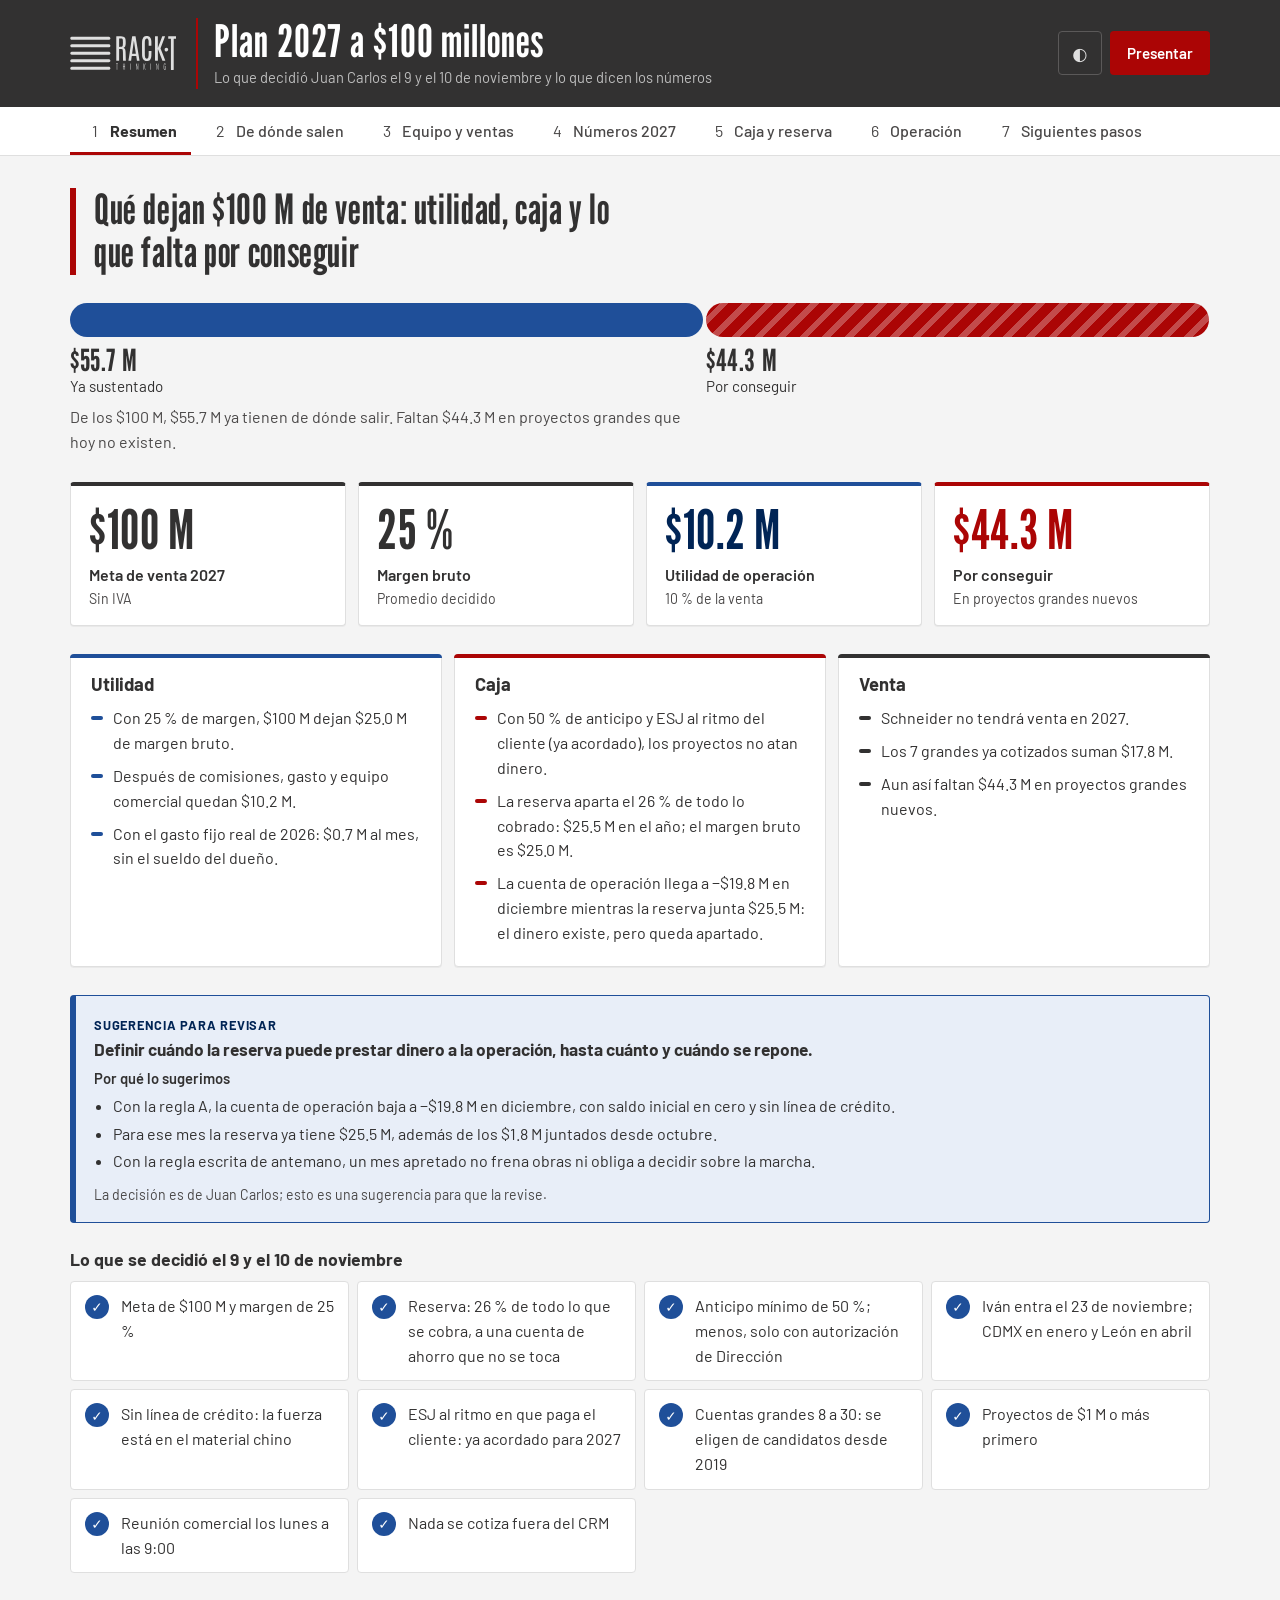
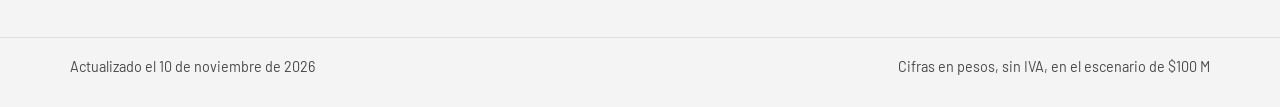
<file: plan-2027/index.html>
<!DOCTYPE html>
<html lang="es-MX">
<head>
<meta charset="utf-8">
<meta name="viewport" content="width=device-width, initial-scale=1">
<!-- ==========================================================================
     TARJETA PARA COMPARTIR (WhatsApp, LinkedIn, Facebook, correo)
     WhatsApp NO ejecuta JavaScript: estos datos se escriben aquí, no en el JSON.
     Edita título y descripción. https://sanoapro.github.io/rackt-piezas/plan-2027/ lo reemplaza
     _herramientas/preparar.py con la dirección final del sitio (termina en /).
     ========================================================================== -->
<title>RACK-T · Plan 2027 a $100 millones</title>
<meta name="description" content="El plan de RACK-T para vender $100 millones en 2027: de dónde sale la venta, el equipo, los números, la caja y los siguientes pasos.">
<link rel="canonical" href="https://sanoapro.github.io/rackt-piezas/plan-2027/">
<meta property="og:type" content="website">
<meta property="og:site_name" content="RACK-T">
<meta property="og:locale" content="es_MX">
<meta property="og:url" content="https://sanoapro.github.io/rackt-piezas/plan-2027/">
<meta property="og:title" content="RACK-T · Plan 2027 a $100 millones">
<meta property="og:description" content="El plan de RACK-T para vender $100 millones en 2027: de dónde sale la venta, el equipo, los números, la caja y los siguientes pasos.">
<meta property="og:image" content="https://sanoapro.github.io/rackt-piezas/plan-2027/og.jpg">
<meta property="og:image:secure_url" content="https://sanoapro.github.io/rackt-piezas/plan-2027/og.jpg">
<meta property="og:image:type" content="image/jpeg">
<meta property="og:image:width" content="1200">
<meta property="og:image:height" content="630">
<meta property="og:image:alt" content="RACK-T · Plan 2027 a $100 millones">
<meta name="twitter:card" content="summary_large_image">
<meta name="twitter:title" content="RACK-T · Plan 2027 a $100 millones">
<meta name="twitter:description" content="El plan de RACK-T para vender $100 millones en 2027: de dónde sale la venta, el equipo, los números, la caja y los siguientes pasos.">
<meta name="twitter:image" content="https://sanoapro.github.io/rackt-piezas/plan-2027/og.jpg">

<!-- Íconos (favicon oficial aprobado el 16/09/2026) y apariencia en el celular -->
<link rel="icon" href="favicon.ico" sizes="any">
<link rel="icon" href="assets/favicon/favicon.svg" type="image/svg+xml">
<link rel="icon" href="assets/favicon/favicon-32.png" type="image/png" sizes="32x32">
<link rel="apple-touch-icon" href="assets/favicon/apple-touch-icon.png">
<link rel="manifest" href="site.webmanifest">
<meta name="theme-color" content="#323131">
<meta name="format-detection" content="telephone=no">
<!-- Fuentes de marca: League Gothic (títulos) y Barlow (respaldo web de Bahnschrift, que es fuente de sistema en Windows) -->
<link rel="preconnect" href="https://fonts.googleapis.com">
<link rel="preconnect" href="https://fonts.gstatic.com" crossorigin>
<link href="https://fonts.googleapis.com/css2?family=League+Gothic&family=Barlow:ital,wght@0,400;0,500;0,600;0,700;1,400&display=swap" rel="stylesheet">

<!-- Tema y movimiento: se deciden ANTES de pintar para que no parpadee -->
<script>
  (function () {
    var tema = null;
    try { tema = localStorage.getItem('rt-tema'); } catch (e) {}
    if (tema !== 'light' && tema !== 'dark') {
      tema = window.matchMedia('(prefers-color-scheme: dark)').matches ? 'dark' : 'light';
    }
    document.documentElement.setAttribute('data-theme', tema);
    if (!window.matchMedia('(prefers-reduced-motion: reduce)').matches) {
      document.documentElement.classList.add('animar');
    }
  })();
</script>

<meta name="googlebot" content="noindex">
<meta name="bingbot" content="noindex">
<style>
/* ==========================================================================
   Plan 2027 · RACK-T. Diseño fijo: el contenido vive en <script id="contenido">
   y lo escribe 09_ANALISIS/05_PLAN-2027/construir_presentacion.py.
   ========================================================================== */
:root{
  --rojo:#ab0505;--gris:#dfdfdf;--grafito:#323131;--marino:#002455;--naranja:#f8450d;--blanco:#fff;
  --gris-50:#f4f4f4;--gris-300:#bdbdbd;--grafito-700:#4a4848;
  --f-titulo:"League Gothic","Oswald","Arial Narrow",sans-serif;
  --f-cuerpo:"Bahnschrift","Barlow","Segoe UI",system-ui,sans-serif;
  /* modo claro */
  --bg:#f4f4f4;--card:#fff;--texto:#323131;--texto-2:#4a4848;--borde:#dfdfdf;--banda:#323131;--en-banda:#dfdfdf;
  --c-marino:#1f4f99;--c-rojo:#ab0505;--c-neutro:#7a7878;--c-total:#323131;
  --tinta-marino:#002455;--tinta-rojo:#ab0505;--suave-rojo:#fbeaea;--suave-marino:#e8eef8;
  --foco:#002455;--sombra:0 1px 0 rgba(50,49,49,.06);
}
@media (prefers-color-scheme:dark){:root:not([data-theme="light"]){
  --bg:#1c1b1b;--card:#262525;--texto:#e9e8e8;--texto-2:#bdbdbd;--borde:#3a3838;--banda:#111;--en-banda:#dfdfdf;
  --c-marino:#5585d1;--c-rojo:#dc4b42;--c-neutro:#8f8d8d;--c-total:#dfdfdf;
  --tinta-marino:#8fb3e8;--tinta-rojo:#f08a83;--suave-rojo:#3a2120;--suave-marino:#1e2a3d;--foco:#dfdfdf;--sombra:none}}
:root[data-theme="dark"]{
  --bg:#1c1b1b;--card:#262525;--texto:#e9e8e8;--texto-2:#bdbdbd;--borde:#3a3838;--banda:#111;--en-banda:#dfdfdf;
  --c-marino:#5585d1;--c-rojo:#dc4b42;--c-neutro:#8f8d8d;--c-total:#dfdfdf;
  --tinta-marino:#8fb3e8;--tinta-rojo:#f08a83;--suave-rojo:#3a2120;--suave-marino:#1e2a3d;--foco:#dfdfdf;--sombra:none}

*{box-sizing:border-box}
html{-webkit-text-size-adjust:100%}
body{margin:0;background:var(--bg);color:var(--texto);font-family:var(--f-cuerpo);font-size:1rem;line-height:1.55}
h1,h2,h3{font-family:var(--f-titulo);font-weight:400;letter-spacing:.02em;line-height:1.02;margin:0}
p{margin:0}
:focus-visible{outline:3px solid var(--foco);outline-offset:2px}
.envoltura{max-width:1180px;margin:0 auto;padding:0 20px}
@media (max-width:520px){.envoltura{padding:0 16px}}

/* --- Banda superior --- */
.banda{background:var(--banda);color:var(--en-banda)}
.banda .envoltura{display:flex;align-items:center;gap:20px;padding-top:18px;padding-bottom:18px}
.logo{display:block;height:34px;color:var(--en-banda);flex:none}
.logo svg{height:100%;width:auto;display:block}
.banda-titulo{flex:1;min-width:0;border-left:2px solid var(--rojo);padding-left:16px}
.banda-titulo h1{font-size:clamp(1.9rem,4.4vw,2.8rem);color:#fff}
.banda-titulo p{font-size:.92rem;color:var(--gris-300);margin-top:2px}
.botones{display:flex;gap:8px;flex:none}
.btn{font:600 .95rem var(--f-cuerpo);border-radius:4px;border:1px solid transparent;padding:10px 16px;cursor:pointer;min-height:44px}
.btn-presentar{background:var(--rojo);color:#fff}
.btn-presentar:hover{background:#8f0404}
.btn-tema{background:transparent;color:var(--en-banda);border-color:#5b5959;width:44px;padding:0;font-size:1.1rem}
@media (max-width:640px){.logo{height:26px}.banda .envoltura{flex-wrap:wrap;gap:12px}.banda-titulo{order:3;flex-basis:100%;border-left:0;padding-left:0}.botones{margin-left:auto}}

/* --- Pestañas --- */
.pestanas{position:sticky;top:0;z-index:20;background:var(--card);border-bottom:1px solid var(--borde)}
.pestanas .envoltura{display:flex;gap:4px;overflow-x:auto;scrollbar-width:none}
.pestanas .envoltura::-webkit-scrollbar{display:none}
.tab{flex:none;font:500 1rem var(--f-cuerpo);color:var(--texto-2);background:none;border:0;border-bottom:3px solid transparent;padding:14px 14px 11px;cursor:pointer;white-space:nowrap;min-height:48px}
.tab:hover{color:var(--texto)}
.tab[aria-selected="true"]{color:var(--texto);font-weight:700;border-bottom-color:var(--rojo)}
.tab .n{display:inline-block;min-width:1.4em;color:var(--texto-2);font-weight:400;margin-right:4px}

/* --- Panel --- */
main{padding:28px 0 64px}
.panel[hidden]{display:none}
.respuesta{font-family:var(--f-titulo);font-size:clamp(1.8rem,3.6vw,2.6rem);line-height:1.05;letter-spacing:.015em;max-width:38ch;border-left:6px solid var(--rojo);padding-left:18px;margin:4px 0 28px}
.bloque{margin-top:28px}
.bloque>h2{font-family:var(--f-cuerpo);font-weight:700;font-size:1.1rem;letter-spacing:0;margin-bottom:12px;color:var(--texto)}
.nota{font-size:.92rem;color:var(--texto-2);margin-top:10px;max-width:75ch}

/* --- La barra de $100 M (el elemento de marca: vigas de rack) --- */
.viga{margin:0 0 8px}
.viga-pista{display:flex;gap:3px;height:34px}
.viga-seg{border-radius:999px;height:100%;position:relative}
.viga-seg.medido{background:var(--c-marino)}
.viga-seg.hueco{background:repeating-linear-gradient(135deg,var(--c-rojo) 0 10px,color-mix(in srgb,var(--c-rojo) 72%,var(--card)) 10px 16px)}
.viga-rotulos{display:flex;gap:3px;margin-top:8px;font-size:.95rem}
.viga-rotulos div{min-width:0}
.viga-rotulos b{display:block;font-family:var(--f-titulo);font-weight:400;font-size:1.9rem;line-height:1;letter-spacing:.02em}
.viga-texto{margin:6px 0 4px;color:var(--texto-2);max-width:70ch}

/* --- Cifras --- */
.cifras{display:grid;grid-template-columns:repeat(4,minmax(0,1fr));gap:12px}
@media (max-width:900px){.cifras{grid-template-columns:repeat(2,minmax(0,1fr))}}
.cifra{background:var(--card);border:1px solid var(--borde);border-radius:4px;padding:16px 18px;border-top:4px solid var(--c-total);box-shadow:var(--sombra)}
.cifra.marino{border-top-color:var(--c-marino)}.cifra.rojo{border-top-color:var(--c-rojo)}
.cifra .v{font-family:var(--f-titulo);font-size:clamp(2.4rem,5vw,3.4rem);line-height:1;letter-spacing:.01em}
.cifra.rojo .v{color:var(--tinta-rojo)}.cifra.marino .v{color:var(--tinta-marino)}
.cifra .e{font-weight:600;margin-top:6px}
.cifra .s{font-size:.88rem;color:var(--texto-2)}

/* --- Tarjetas --- */
.tarjetas{display:grid;grid-template-columns:repeat(auto-fit,minmax(270px,1fr));gap:12px}
.tarjeta{background:var(--card);border:1px solid var(--borde);border-radius:4px;padding:18px 20px 20px;position:relative;box-shadow:var(--sombra)}
.tarjeta::before{content:"";position:absolute;left:-1px;right:-1px;top:-1px;height:4px;border-radius:4px 4px 0 0;background:var(--c-total)}
.tarjeta.marino::before{background:var(--c-marino)}.tarjeta.rojo::before{background:var(--c-rojo)}
.tarjeta h3{font-family:var(--f-cuerpo);font-weight:700;font-size:1.15rem;letter-spacing:0;line-height:1.25;margin-bottom:10px}
.insignia{display:inline-block;font-size:.82rem;font-weight:600;padding:3px 8px;border-radius:999px;background:var(--suave-rojo);color:var(--tinta-rojo);margin-bottom:10px}
.insignia.marino{background:var(--suave-marino);color:var(--tinta-marino)}
ul.vinetas{list-style:none;margin:0;padding:0;display:grid;gap:8px}
ul.vinetas li{position:relative;padding-left:22px}
ul.vinetas li::before{content:"";position:absolute;left:0;top:.62em;width:12px;height:4px;border-radius:999px;background:var(--c-total)}
.tarjeta.marino ul.vinetas li::before{background:var(--c-marino)}.tarjeta.rojo ul.vinetas li::before{background:var(--c-rojo)}

/* --- Decisiones --- */
.decisiones{display:grid;grid-template-columns:repeat(auto-fit,minmax(250px,1fr));gap:8px}
.decision{display:flex;gap:12px;align-items:flex-start;background:var(--card);border:1px solid var(--borde);border-radius:4px;padding:12px 14px}
.decision i{flex:none;width:24px;height:24px;border-radius:50%;background:var(--c-marino);color:#fff;display:grid;place-items:center;font-style:normal;font-size:.85rem;font-weight:700;margin-top:1px}

/* --- Gráficas comunes --- */
.grafica{background:var(--card);border:1px solid var(--borde);border-radius:4px;padding:18px 20px}
.leyenda{display:flex;flex-wrap:wrap;gap:6px 18px;font-size:.9rem;color:var(--texto-2);margin-bottom:12px}
.leyenda span{display:inline-flex;align-items:center;gap:8px}
.muestra{width:18px;height:8px;border-radius:999px;display:inline-block}
.m-medido,.m-marino{background:var(--c-marino)}
.m-supuesto{background:repeating-linear-gradient(135deg,var(--c-marino) 0 4px,color-mix(in srgb,var(--c-marino) 35%,var(--card)) 4px 7px)}
.m-hueco,.m-rojo{background:var(--c-rojo)}
.m-resta,.m-grafito{background:var(--c-neutro)}
.m-total,.m-resultado{background:var(--c-total)}
details.tabla{margin-top:12px;font-size:.92rem}
details.tabla summary{cursor:pointer;color:var(--tinta-marino);font-weight:600;min-height:32px;display:flex;align-items:center}
details.tabla table{border-collapse:collapse;width:100%;margin-top:8px;font-variant-numeric:tabular-nums}
details.tabla th,details.tabla td{text-align:left;padding:6px 8px;border-bottom:1px solid var(--borde)}
details.tabla td.num,details.tabla th.num{text-align:right}
.tabla-scroll{overflow-x:auto}

/* --- Cascada horizontal --- */
.cascada{display:grid;gap:6px}
.cfila{display:grid;grid-template-columns:minmax(150px,34%) 1fr;gap:14px;align-items:center;min-height:34px}
.cfila .cn{font-size:.95rem;line-height:1.25}
.cfila.total .cn,.cfila.resultado .cn{font-weight:700}
.cpista{position:relative;height:22px}
.cbarra{position:absolute;top:0;height:100%;border-radius:4px;min-width:3px;cursor:default}
.cbarra.medido{background:var(--c-marino)}
.cbarra.supuesto{background:repeating-linear-gradient(135deg,var(--c-marino) 0 6px,color-mix(in srgb,var(--c-marino) 35%,var(--card)) 6px 10px)}
.cbarra.hueco{background:var(--c-rojo)}
.cbarra.resta{background:var(--c-neutro)}
.cbarra.total{background:var(--c-total)}
.cbarra.resultado{background:var(--c-marino)}
.cvalor{position:absolute;top:50%;transform:translateY(-50%);font-size:.88rem;font-weight:600;white-space:nowrap;font-variant-numeric:tabular-nums}
@media (max-width:560px){.cfila{grid-template-columns:1fr;gap:4px}.cfila .cn{font-size:.9rem}}

/* --- Barras simples --- */
.barras{display:grid;gap:10px}
.bfila .bn{font-size:.95rem;margin-bottom:4px;display:flex;justify-content:space-between;gap:12px}
.bfila .bn b{font-variant-numeric:tabular-nums}
.bpista{height:14px;background:color-mix(in srgb,var(--borde) 60%,transparent);border-radius:999px;overflow:hidden}
.bbarra{height:100%;border-radius:999px}
.bbarra.marino{background:var(--c-marino)}.bbarra.rojo{background:var(--c-rojo)}.bbarra.grafito{background:var(--c-neutro)}

/* --- Líneas --- */
.lineas svg{width:100%;height:auto;display:block;overflow:visible}
.lineas .eje text{fill:var(--texto-2);font:12px var(--f-cuerpo)}
.lineas .reja{stroke:var(--borde);stroke-width:1}
.lineas .cero{stroke:var(--texto-2);stroke-width:1.2}
.lineas .serie{fill:none;stroke-width:2.5;stroke-linejoin:round;stroke-linecap:round}
.lineas .s-grafito{stroke:var(--c-neutro);stroke-dasharray:6 5}
.lineas .s-rojo{stroke:var(--c-rojo)}.lineas .s-marino{stroke:var(--c-marino)}
.lineas .punto{stroke:var(--card);stroke-width:2}
.lineas .p-grafito{fill:var(--c-neutro)}.lineas .p-rojo{fill:var(--c-rojo)}.lineas .p-marino{fill:var(--c-marino)}
.lineas .rotulo{font:600 12.5px var(--f-cuerpo);fill:var(--texto)}
.lineas svg.chico .eje text,.lineas svg.chico .rotulo{font-size:15px}
.lineas .guia{stroke:var(--texto-2);stroke-width:1;stroke-dasharray:3 3;opacity:0}
.lineas .guia.on{opacity:1}

/* --- Línea de tiempo del equipo --- */
.gantt{overflow-x:auto}
.gantt-tabla{min-width:640px;display:grid;grid-template-columns:200px repeat(14,minmax(28px,1fr));row-gap:8px;align-items:center;font-size:.9rem}
.gantt-anio{font-weight:700;color:var(--texto-2);border-bottom:2px solid var(--borde);padding-bottom:2px}
.gantt-mes{color:var(--texto-2);font-size:.8rem;text-align:center}
.gantt-nombre b{display:block;font-size:.95rem}
.gantt-nombre span{color:var(--texto-2);font-size:.84rem}
.gantt-barra{height:16px;border-radius:999px}
.gantt-barra.marino{background:var(--c-marino)}.gantt-barra.grafito{background:var(--c-total)}
.gantt-barra.gris{background:transparent;border:2px dashed var(--c-neutro);height:16px}

/* --- Escenarios y reglas --- */
.escenarios,.reglas{display:grid;grid-template-columns:repeat(auto-fit,minmax(220px,1fr));gap:12px}
.escenario,.regla{background:var(--card);border:1px solid var(--borde);border-radius:4px;padding:16px 18px}
.escenario.destacado{border:2px solid var(--c-marino)}
.escenario h3,.regla h3{font-family:var(--f-cuerpo);font-weight:700;font-size:1.05rem;letter-spacing:0}
.escenario .v{font-family:var(--f-titulo);font-size:2.3rem;line-height:1;margin-top:8px}
.escenario .d{color:var(--texto-2);font-size:.9rem}
.regla{position:relative}
.regla-cab{display:flex;justify-content:space-between;align-items:flex-start;gap:8px;min-height:44px;margin-bottom:6px}
.escenario .regla-cab{min-height:0;margin-bottom:2px;align-items:center}
.regla-cab .insignia{margin:4px 0 0}
.regla .letra{font-family:var(--f-titulo);font-size:2.6rem;line-height:.9;color:var(--texto-2)}
.regla.rojo .letra{color:var(--tinta-rojo)}.regla.marino .letra{color:var(--tinta-marino)}
.regla.recomendada{border:2px solid var(--c-marino)}
.regla dl{display:grid;grid-template-columns:auto 1fr;gap:2px 12px;margin:10px 0;font-size:.92rem}
.regla dt{color:var(--texto-2)}.regla dd{margin:0;font-weight:700;text-align:right;font-variant-numeric:tabular-nums}
.regla .peor.neg{color:var(--tinta-rojo)}

/* --- Pasos --- */
.pasos{display:grid;gap:8px}
.paso{display:grid;grid-template-columns:150px 1fr auto;gap:14px;align-items:center;background:var(--card);border:1px solid var(--borde);border-radius:4px;padding:12px 16px}
.quien{font-weight:700}
.cuando{font-weight:600;font-size:.9rem;padding:4px 10px;border-radius:999px;background:var(--suave-marino);color:var(--tinta-marino);white-space:nowrap}
.cuando.pend{background:transparent;border:1px dashed var(--c-neutro);color:var(--texto-2)}
@media (max-width:560px){.paso{grid-template-columns:1fr auto;row-gap:2px}.paso .quien{grid-column:1/-1;font-size:.9rem;color:var(--texto-2)}}

/* --- Pendiente (lo que llega después) --- */
.pendiente{border:2px dashed var(--c-neutro);border-radius:4px;padding:16px 18px;display:flex;gap:16px;align-items:flex-start;background:var(--card)}
.pendiente .barras-marca{flex:none;width:28px;height:38px;background:repeating-linear-gradient(to bottom,var(--c-neutro) 0 5px,transparent 5px 11px);border-radius:2px;opacity:.6}
.pendiente h3{font-family:var(--f-cuerpo);font-weight:700;font-size:1.05rem;letter-spacing:0}
.pendiente .quien-llega{font-size:.88rem;color:var(--texto-2);margin-top:4px}

/* --- Sugerencia (lo decide Juan Carlos) --- */
.sugerencia{border:1px solid var(--c-marino);border-left:6px solid var(--c-marino);border-radius:4px;padding:16px 18px;background:var(--suave-marino)}
.sugerencia .sug-et{display:inline-block;font-size:.8rem;font-weight:700;letter-spacing:.06em;text-transform:uppercase;color:var(--tinta-marino);margin-bottom:6px}
.sugerencia h3{font-family:var(--f-cuerpo);font-weight:700;font-size:1.08rem;letter-spacing:0;margin:0 0 8px}
.sugerencia .sug-por{font-weight:600;font-size:.92rem;margin:8px 0 4px}
.sugerencia ul{margin:0;padding-left:1.2em}.sugerencia li{margin:3px 0}
.sugerencia .sug-nota{font-size:.88rem;color:var(--texto-2);margin-top:10px}

/* --- Tooltip --- */
#tip{position:fixed;z-index:50;pointer-events:none;background:var(--grafito);color:#fff;font-size:.88rem;line-height:1.35;padding:8px 10px;border-radius:4px;max-width:260px;opacity:0;transition:opacity .12s}
#tip.ver{opacity:1}
#tip b{display:block}

/* --- Pie --- */
footer{border-top:1px solid var(--borde);padding:18px 0 28px;color:var(--texto-2);font-size:.9rem}
footer .envoltura{display:flex;flex-wrap:wrap;justify-content:space-between;gap:8px}
.flechas{display:none}

/* --- Modo presentar --- */
body.presentando .banda .botones .btn-tema{display:none}
body.presentando main{padding-top:36px}
body.presentando .respuesta{font-size:clamp(2.4rem,4.6vw,3.6rem)}
body.presentando .flechas{display:flex;position:fixed;right:20px;bottom:20px;gap:8px;z-index:30}
.flechas button{width:52px;height:52px;border-radius:50%;border:0;background:var(--grafito);color:#fff;font-size:1.4rem;cursor:pointer;opacity:.85}

/* --- Impresión: todo, una pestaña tras otra --- */
@media print{
  .pestanas,.botones,.flechas,#tip{display:none!important}
  .panel[hidden]{display:block!important}
  .panel{break-before:page}.panel:first-of-type{break-before:auto}
  body{background:#fff}
  details.tabla{display:none}
  .tarjeta,.cifra,.grafica,.regla,.escenario,.paso{break-inside:avoid}
}
@media (prefers-reduced-motion:reduce){*{transition:none!important;animation:none!important}}
</style>
</head>
<body>
<header class="banda">
  <div class="envoltura">
    <a class="logo" href="#resumen" aria-label="RACK-T, ir al resumen"><svg xmlns="http://www.w3.org/2000/svg" viewBox="0 0 369.87 118.36" role="img" aria-label="RACK-T Thinking"><title>RACK-T Thinking</title><g fill="currentColor"><path fill-rule="nonzero" d="M140.59 8.54C140.50 8.85 140.41 9.15 140.32 9.46C139.61 11.82 137.53 13.38 135.06 13.39C130.96 13.40 126.85 13.39 122.75 13.39C84.03 13.39 45.30 13.39 6.57 13.39C4.29 13.39 2.54 12.42 1.51 10.38C0.52 8.43 0.70 6.50 1.96 4.72C2.83 3.50 4.02 2.76 5.52 2.54C5.70 2.51 5.87 2.44 6.05 2.38L135.41 2.38C135.58 2.44 135.76 2.51 135.93 2.54C138.12 2.88 139.88 4.50 140.40 6.65C140.45 6.85 140.53 7.05 140.59 7.25L140.59 8.54"/><path fill-rule="nonzero" d="M140.59 112.77C140.48 113.16 140.38 113.54 140.25 113.92C139.48 116.14 137.43 117.61 135.06 117.62C129.17 117.63 123.28 117.62 117.39 117.62C80.46 117.62 43.53 117.62 6.60 117.62C3.28 117.62 0.85 115.20 0.91 111.97C0.97 109.05 3.37 106.76 6.47 106.67C6.63 106.66 6.79 106.67 6.95 106.67C49.48 106.67 92.00 106.66 134.53 106.67C137.76 106.67 139.69 108.17 140.46 111.28C140.48 111.35 140.55 111.41 140.59 111.48L140.59 112.77"/><path fill-rule="nonzero" d="M140.59 34.64C140.52 34.89 140.43 35.14 140.36 35.40C139.71 37.75 137.64 39.37 135.19 39.45C135.03 39.46 134.86 39.45 134.70 39.45C92.04 39.45 49.38 39.45 6.72 39.45C3.82 39.45 1.56 37.73 1.03 35.13C0.35 31.73 2.77 28.65 6.26 28.50C6.53 28.49 6.80 28.50 7.07 28.50L134.40 28.50C137.80 28.50 139.63 29.91 140.50 33.22C140.51 33.27 140.56 33.30 140.59 33.34L140.59 34.64"/><path fill-rule="nonzero" d="M140.59 86.68C140.31 87.43 140.14 88.24 139.73 88.91C138.68 90.66 137.08 91.54 135.02 91.54C124.67 91.54 114.32 91.54 103.98 91.54C71.51 91.54 39.04 91.54 6.57 91.54C3.25 91.54 0.83 89.12 0.91 85.88C0.98 83.19 3.16 80.88 5.86 80.68C6.31 80.64 6.77 80.63 7.23 80.63C49.37 80.63 91.52 80.65 133.66 80.60C137.27 80.59 139.84 81.85 140.59 85.54L140.59 86.68"/><path fill-rule="nonzero" d="M140.59 60.58C140.51 60.89 140.43 61.20 140.34 61.51C139.68 63.85 137.64 65.42 135.21 65.48C135.07 65.49 134.94 65.49 134.80 65.49C92.09 65.49 49.39 65.49 6.68 65.49C4.04 65.49 2.00 64.12 1.21 61.85C0.00 58.34 2.52 54.69 6.23 54.58C6.42 54.57 6.61 54.58 6.80 54.58C49.42 54.58 92.05 54.58 134.68 54.58C137.52 54.58 139.61 56.05 140.33 58.53C140.41 58.83 140.51 59.14 140.59 59.44L140.59 60.58"/><path fill-rule="nonzero" d="M171.05 38.04C174.08 37.87 177.05 37.77 180.00 37.50C181.43 37.37 182.39 36.36 182.92 35.04C183.26 34.19 183.58 33.29 183.71 32.39C184.53 26.48 184.51 20.54 183.92 14.63C183.50 10.44 181.76 9.02 177.56 8.98C175.78 8.97 174.00 8.98 172.22 8.98C171.84 8.98 171.45 9.03 171.05 9.06L171.05 38.04M170.99 45.02L170.99 86.08L161.16 86.08L161.16 84.75C161.16 57.41 161.17 30.07 161.14 2.73C161.14 1.59 161.41 1.21 162.61 1.23C169.04 1.31 175.48 1.09 181.89 1.42C188.34 1.75 191.16 4.44 192.66 9.31C193.23 11.14 193.63 13.08 193.74 15.00C193.96 18.87 194.12 22.76 193.96 26.62C193.86 29.22 193.34 31.83 192.72 34.36C191.93 37.59 190.00 40.01 186.31 41.29C186.75 41.46 186.90 41.53 187.05 41.57C189.65 42.26 191.24 44.08 191.88 46.54C192.62 49.38 193.35 52.28 193.49 55.19C193.87 62.93 193.92 70.69 194.15 78.45C194.23 80.98 194.46 83.50 194.62 86.09L184.92 86.09C184.77 83.68 184.53 81.31 184.49 78.95C184.40 72.07 184.44 65.20 184.33 58.33C184.29 55.59 184.15 52.83 183.75 50.13C183.27 46.88 182.43 46.04 179.20 45.58C176.55 45.20 173.84 45.20 170.99 45.02"/><path fill-rule="nonzero" d="M332.01 86.15C328.69 86.15 325.51 86.18 322.33 86.10C322.00 86.09 321.57 85.48 321.40 85.06C319.25 79.58 317.13 74.08 315.01 68.59C312.24 61.44 309.48 54.29 306.71 47.14C306.57 46.79 306.38 46.46 305.94 46.18L305.94 86.15L298.44 86.15C295.99 86.15 295.99 86.15 295.99 83.74C295.99 56.88 295.99 30.03 295.99 3.17C295.99 1.25 295.99 1.25 297.90 1.25C299.96 1.25 302.03 1.25 304.09 1.25C305.77 1.26 305.77 1.26 305.78 2.91C305.78 15.17 305.78 27.42 305.78 39.68L305.78 41.06C305.90 41.08 306.02 41.10 306.15 41.12C306.49 40.25 306.84 39.38 307.16 38.51C311.65 26.49 316.13 14.47 320.59 2.43C320.90 1.60 321.28 1.21 322.23 1.23C325.05 1.29 327.87 1.25 330.84 1.25C330.66 1.87 330.55 2.33 330.38 2.77C325.44 15.87 320.48 28.96 315.58 42.07C315.35 42.67 315.33 43.51 315.56 44.10C320.88 57.71 326.24 71.29 331.59 84.88C331.74 85.24 331.84 85.63 332.01 86.15"/><path fill-rule="nonzero" d="M216.14 61.80L229.35 61.80C227.11 46.80 224.88 31.94 222.66 17.09L222.29 17.12C220.24 31.96 218.20 46.80 216.14 61.80M203.47 86.15C204.06 82.21 204.61 78.46 205.18 74.72C206.11 68.54 207.06 62.37 208.00 56.19C209.02 49.50 210.04 42.80 211.05 36.11C211.98 29.97 212.90 23.83 213.83 17.69C214.61 12.55 215.42 7.42 216.17 2.27C216.28 1.52 216.53 1.24 217.30 1.24C220.61 1.27 223.93 1.28 227.24 1.23C228.13 1.22 228.34 1.70 228.45 2.39C229.36 7.92 230.26 13.44 231.17 18.97C232.51 27.08 233.87 35.19 235.21 43.30C236.46 50.86 237.69 58.41 238.94 65.97C239.95 72.09 240.96 78.22 241.97 84.34C242.06 84.90 242.12 85.45 242.20 86.08L233.03 86.08C232.70 83.89 232.36 81.67 232.03 79.45C231.60 76.58 231.19 73.71 230.77 70.83C230.68 70.19 230.43 69.87 229.68 69.88C225.11 69.91 220.54 69.90 215.97 69.88C215.28 69.88 214.99 70.08 214.89 70.82C214.28 75.57 213.62 80.33 212.93 85.07C212.87 85.46 212.41 86.09 212.13 86.10C209.30 86.18 206.48 86.15 203.47 86.15"/><path fill-rule="nonzero" d="M283.35 33.91L274.06 33.91C274.03 33.47 273.99 33.08 273.98 32.68C273.91 28.00 273.88 23.31 273.75 18.62C273.69 16.27 273.37 13.96 272.37 11.78C271.59 10.07 270.42 8.93 268.48 8.75C266.11 8.52 264.05 9.08 262.69 11.22C261.42 13.21 261.02 15.50 260.81 17.79C260.60 20.16 260.53 22.55 260.53 24.93C260.51 38.48 260.47 52.03 260.58 65.58C260.60 68.34 261.00 71.14 261.57 73.85C262.39 77.80 265.45 79.59 269.04 78.53C270.91 77.98 272.13 76.66 272.54 74.84C273.09 72.33 273.59 69.77 273.72 67.21C273.96 62.58 273.94 57.92 273.96 53.27C273.96 52.27 274.25 51.93 275.26 51.96C277.61 52.02 279.96 52.01 282.30 51.96C283.27 51.94 283.66 52.19 283.64 53.24C283.50 58.33 283.56 63.43 283.30 68.51C283.11 72.35 282.32 76.11 280.68 79.64C278.64 84.02 275.13 86.43 270.40 86.86C268.05 87.08 265.62 87.05 263.30 86.69C258.47 85.95 255.27 82.98 253.38 78.54C251.96 75.20 251.06 71.69 251.00 68.10C250.79 56.25 250.74 44.41 250.70 32.56C250.68 27.71 250.78 22.86 250.98 18.02C251.15 13.97 252.31 10.14 254.38 6.64C256.66 2.81 260.26 1.03 264.54 0.39C267.17 0.00 269.78 0.11 272.35 0.74C277.13 1.92 280.25 4.99 281.60 9.61C282.48 12.65 283.10 15.83 283.28 18.98C283.55 23.89 283.35 28.83 283.35 33.91"/><path fill-rule="nonzero" d="M351.40 117.96L351.40 115.95C351.40 81.05 351.40 46.15 351.40 11.25C351.40 9.34 351.39 9.34 349.48 9.34C347.34 9.34 345.19 9.31 343.05 9.35C342.21 9.37 341.92 9.07 341.95 8.23C342.00 6.29 341.99 4.34 341.95 2.40C341.93 1.60 342.13 1.24 343.01 1.24C351.59 1.26 360.16 1.26 368.73 1.24C369.59 1.24 369.87 1.58 369.85 2.40C369.82 4.34 369.82 6.28 369.85 8.22C369.87 9.06 369.54 9.36 368.71 9.35C366.61 9.31 364.50 9.38 362.40 9.32C361.38 9.29 361.00 9.68 361.10 10.66C361.14 11.06 361.11 11.47 361.11 11.87C361.11 46.57 361.11 81.27 361.11 115.97C361.11 118.36 361.21 117.93 359.08 117.95C356.58 117.98 354.08 117.96 351.40 117.96"/><path fill-rule="nonzero" d="M335.66 53.77C332.20 53.80 329.38 51.03 329.35 47.59C329.32 44.11 332.04 41.33 335.51 41.27C339.00 41.21 341.84 43.94 341.87 47.38C341.91 50.94 339.18 53.74 335.66 53.77"/><path fill-rule="nonzero" d="M230.43 95.88C231.41 95.55 231.71 96.00 231.92 96.80C233.28 101.98 234.68 107.15 236.07 112.32C236.10 112.42 236.19 112.50 236.39 112.82L236.39 95.86C236.84 95.83 237.19 95.80 237.56 95.78C237.62 95.99 237.70 96.14 237.70 96.29C237.70 103.08 237.71 109.87 237.68 116.66C237.68 116.95 237.35 117.25 237.17 117.55C236.82 117.31 236.26 117.13 236.17 116.81C234.75 111.81 233.40 106.79 232.03 101.78C231.91 101.33 231.79 100.88 231.41 100.48C231.49 101.46 231.62 102.45 231.63 103.44C231.65 107.85 231.65 112.25 231.61 116.66C231.61 116.95 231.20 117.25 230.98 117.54C230.76 117.24 230.36 116.94 230.36 116.64C230.32 109.85 230.33 103.06 230.34 96.27C230.34 96.16 230.39 96.04 230.43 95.88"/><path fill-rule="nonzero" d="M306.67 112.68C306.67 110.62 306.67 108.57 306.67 106.52C306.67 103.32 306.66 100.13 306.69 96.94C306.69 96.56 306.86 95.93 307.10 95.84C307.89 95.57 307.89 96.20 307.89 96.76C307.88 100.48 307.89 104.19 307.89 107.91C307.89 110.74 307.91 113.57 307.86 116.40C307.86 116.78 307.52 117.16 307.34 117.54C307.01 117.23 306.48 116.96 306.38 116.58C304.93 111.38 303.55 106.17 302.15 100.95C302.12 100.85 302.07 100.75 301.80 100.64C301.80 101.05 301.80 101.45 301.80 101.86C301.83 106.63 301.86 111.39 301.89 116.16C301.89 116.48 301.93 116.84 301.81 117.12C301.72 117.31 301.41 117.48 301.18 117.49C301.03 117.50 300.80 117.25 300.72 117.07C300.64 116.86 300.68 116.60 300.68 116.35C300.68 109.85 300.68 103.34 300.68 96.83C300.68 96.52 300.73 96.20 300.76 95.93C301.85 95.44 302.05 96.13 302.25 96.89C303.67 102.17 305.09 107.45 306.52 112.73C306.57 112.71 306.62 112.70 306.67 112.68"/><path fill-rule="nonzero" d="M333.98 106.17C333.83 109.10 333.81 111.81 333.53 114.48C333.29 116.64 332.06 117.74 330.32 117.81C328.69 117.88 327.70 117.32 327.09 115.80C326.73 114.87 326.45 113.87 326.34 112.89C325.87 108.30 325.64 103.70 326.68 99.15C326.87 98.35 327.22 97.52 327.69 96.85C329.07 94.90 331.71 95.01 332.94 97.06C333.35 97.74 333.57 98.52 333.94 99.39C333.41 99.66 332.96 99.89 332.42 100.16C332.25 99.63 332.22 99.09 331.95 98.76C331.49 98.21 330.89 97.45 330.32 97.43C329.74 97.40 328.79 98.05 328.60 98.60C328.09 100.15 327.63 101.80 327.62 103.41C327.58 106.68 327.82 109.94 328.03 113.20C328.08 113.90 328.36 114.67 328.78 115.21C329.12 115.65 329.88 116.07 330.38 116.00C330.94 115.92 331.81 115.32 331.87 114.86C332.16 112.71 332.24 110.53 332.30 108.36C332.31 108.19 331.68 107.90 331.32 107.82C330.73 107.69 329.94 108.03 329.98 106.94C330.02 105.84 330.84 106.22 331.41 106.18C332.16 106.13 332.92 106.17 333.98 106.17"/><path fill-rule="nonzero" d="M184.57 95.83L185.87 95.83L185.87 104.51C187.24 104.51 188.41 104.56 189.56 104.46C189.82 104.44 190.21 103.83 190.22 103.49C190.28 101.43 190.25 99.37 190.25 97.31L190.25 95.86C190.71 95.83 191.08 95.80 191.55 95.77C191.58 96.21 191.64 96.56 191.64 96.92C191.64 103.38 191.64 109.84 191.64 116.31C191.64 116.43 191.69 116.58 191.63 116.66C191.42 116.97 191.17 117.25 190.94 117.55C190.71 117.25 190.29 116.96 190.29 116.66C190.24 113.87 190.26 111.08 190.25 108.30C190.24 105.96 190.42 106.33 188.24 106.30C187.52 106.29 186.80 106.29 185.89 106.29C185.89 107.50 185.89 108.58 185.89 109.66C185.89 112.00 185.91 114.35 185.85 116.69C185.84 116.98 185.39 117.26 185.14 117.55C184.90 117.26 184.46 116.97 184.46 116.68C184.43 109.85 184.45 103.02 184.46 96.20C184.46 96.12 184.50 96.05 184.57 95.83"/><path fill-rule="nonzero" d="M256.33 95.83L257.70 95.83L257.70 105.09C257.81 105.11 257.92 105.13 258.03 105.16C258.17 104.86 258.34 104.58 258.45 104.28C259.33 101.85 260.27 99.44 261.05 96.99C261.39 95.91 261.90 95.54 263.10 95.89C262.94 96.37 262.79 96.84 262.61 97.31C261.66 99.79 260.74 102.30 259.72 104.75C259.32 105.72 259.30 106.56 259.66 107.53C260.75 110.48 261.76 113.46 262.80 116.42C262.90 116.72 262.98 117.03 263.09 117.40C262.05 117.77 261.46 117.59 261.12 116.46C260.18 113.34 259.13 110.26 258.12 107.17C258.02 107.17 257.92 107.17 257.81 107.16C257.78 107.55 257.73 107.94 257.73 108.32C257.72 110.99 257.73 113.66 257.72 116.32C257.71 116.85 257.88 117.55 256.97 117.55C256.03 117.55 256.27 116.82 256.27 116.31C256.26 109.85 256.26 103.38 256.27 96.92C256.27 96.60 256.30 96.28 256.33 95.83"/><path fill-rule="nonzero" d="M162.85 117.36L162.85 97.54C161.95 97.47 161.16 97.41 160.28 97.35L160.28 95.84L167.32 95.84C167.00 96.48 166.87 97.18 166.50 97.35C165.96 97.60 165.25 97.47 164.48 97.51C164.46 98.05 164.42 98.51 164.42 98.98C164.41 104.76 164.39 110.53 164.44 116.31C164.44 117.43 164.12 117.82 162.85 117.36"/><path fill-rule="nonzero" d="M210.28 95.85L211.69 95.85L211.69 117.40C210.89 117.60 210.18 117.88 210.19 116.56C210.21 109.81 210.20 103.07 210.21 96.32C210.21 96.20 210.24 96.08 210.28 95.85"/><path fill-rule="nonzero" d="M280.63 95.85L282.06 95.85L282.06 117.40C281.25 117.62 280.55 117.86 280.55 116.56C280.57 109.85 280.57 103.14 280.57 96.43C280.57 96.27 280.60 96.12 280.63 95.85"/></g></svg></a>
    <div class="banda-titulo"><h1 id="titulo">Plan 2027</h1><p id="subtitulo"></p></div>
    <div class="botones">
      <button class="btn btn-tema" type="button" id="btn-tema" aria-label="Cambiar entre modo claro y oscuro">◐</button>
      <button class="btn btn-presentar" type="button" id="btn-presentar">Presentar</button>
    </div>
  </div>
</header>
<nav class="pestanas" aria-label="Secciones del plan"><div class="envoltura" role="tablist" id="tabs"></div></nav>
<main><div class="envoltura" id="paneles"></div></main>
<footer><div class="envoltura"><span id="pie-fecha"></span><span>Cifras en pesos, sin IVA, en el escenario de $100 M</span></div></footer>
<div class="flechas"><button type="button" id="ant" aria-label="Pestaña anterior">‹</button><button type="button" id="sig" aria-label="Pestaña siguiente">›</button></div>
<div id="tip" role="status" aria-live="polite"></div>

<script id="contenido" type="application/json">
{
 "titulo": "Plan 2027 a $100 millones",
 "subtitulo": "Lo que decidió Juan Carlos el 9 y el 10 de noviembre y lo que dicen los números",
 "actualizado": "10 de noviembre de 2026",
 "barra": {
  "meta": 100000000.0,
  "segmentos": [
   {
    "nombre": "Ya sustentado",
    "valor": 55701245.51964378,
    "tipo": "medido"
   },
   {
    "nombre": "Por conseguir",
    "valor": 44298754.48035622,
    "tipo": "hueco"
   }
  ],
  "texto": "De los $100 M, $55.7 M ya tienen de dónde salir. Faltan $44.3 M en proyectos grandes que hoy no existen."
 },
 "pestanas": [
  {
   "id": "resumen",
   "nombre": "Resumen",
   "respuesta": "Qué dejan $100 M de venta: utilidad, caja y lo que falta por conseguir",
   "bloques": [
    {
     "tipo": "cifras",
     "items": [
      {
       "valor": "$100 M",
       "etiqueta": "Meta de venta 2027",
       "nota": "Sin IVA",
       "tono": "grafito"
      },
      {
       "valor": "25 %",
       "etiqueta": "Margen bruto",
       "nota": "Promedio decidido",
       "tono": "grafito"
      },
      {
       "valor": "$10.2 M",
       "etiqueta": "Utilidad de operación",
       "nota": "10 % de la venta",
       "tono": "marino"
      },
      {
       "valor": "$44.3 M",
       "etiqueta": "Por conseguir",
       "nota": "En proyectos grandes nuevos",
       "tono": "rojo"
      }
     ]
    },
    {
     "tipo": "tarjetas",
     "items": [
      {
       "titulo": "Utilidad",
       "tono": "marino",
       "vinetas": [
        "Con 25 % de margen, $100 M dejan $25.0 M de margen bruto.",
        "Después de comisiones, gasto y equipo comercial quedan $10.2 M.",
        "Con el gasto fijo real de 2026: $0.7 M al mes, sin el sueldo del dueño."
       ]
      },
      {
       "titulo": "Caja",
       "tono": "rojo",
       "vinetas": [
        "Con 50 % de anticipo y ESJ al ritmo del cliente (ya acordado), los proyectos no atan dinero.",
        "La reserva aparta el 26 % de todo lo cobrado: $25.5 M en el año; el margen bruto es $25.0 M.",
        "La cuenta de operación llega a −$19.8 M en diciembre mientras la reserva junta $25.5 M: el dinero existe, pero queda apartado."
       ]
      },
      {
       "titulo": "Venta",
       "tono": "grafito",
       "vinetas": [
        "Schneider no tendrá venta en 2027.",
        "Los 7 grandes ya cotizados suman $17.8 M.",
        "Aun así faltan $44.3 M en proyectos grandes nuevos."
       ]
      }
     ]
    },
    {
     "tipo": "sugerencia",
     "texto": "Definir cuándo la reserva puede prestar dinero a la operación, hasta cuánto y cuándo se repone.",
     "porque": [
      "Con la regla A, la cuenta de operación baja a −$19.8 M en diciembre, con saldo inicial en cero y sin línea de crédito.",
      "Para ese mes la reserva ya tiene $25.5 M, además de los $1.8 M juntados desde octubre.",
      "Con la regla escrita de antemano, un mes apretado no frena obras ni obliga a decidir sobre la marcha."
     ],
     "nota": "La decisión es de Juan Carlos; esto es una sugerencia para que la revise."
    },
    {
     "tipo": "decisiones",
     "titulo": "Lo que se decidió el 9 y el 10 de noviembre",
     "items": [
      "Meta de $100 M y margen de 25 %",
      "Reserva: 26 % de todo lo que se cobra, a una cuenta de ahorro que no se toca",
      "Anticipo mínimo de 50 %; menos, solo con autorización de Dirección",
      "Iván entra el 23 de noviembre; CDMX en enero y León en abril",
      "Sin línea de crédito: la fuerza está en el material chino",
      "ESJ al ritmo en que paga el cliente: ya acordado para 2027",
      "Cuentas grandes 8 a 30: se eligen de candidatos desde 2019",
      "Proyectos de $1 M o más primero",
      "Reunión comercial los lunes a las 9:00",
      "Nada se cotiza fuera del CRM"
     ]
    }
   ]
  },
  {
   "id": "puente",
   "nombre": "De dónde salen",
   "respuesta": "De los $100 M, $55.7 M salen de ventas medidas y supuestos; $44.3 M todavía no tienen de dónde salir",
   "bloques": [
    {
     "tipo": "cascada",
     "titulo": "Cómo se llega a $100 M (millones de pesos)",
     "unidad": "M",
     "filas": [
      {
       "nombre": "Clientes que ya nos compran",
       "valor": 5557188.965,
       "tipo": "medido"
      },
      {
       "nombre": "Select Shop (sin Schneider)",
       "valor": 12134400,
       "tipo": "supuesto"
      },
      {
       "nombre": "Clientes nuevos en Querétaro",
       "valor": 10118729.063999997,
       "tipo": "supuesto"
      },
      {
       "nombre": "Clientes nuevos en CDMX y Edomex",
       "valor": 12268103.11054545,
       "tipo": "supuesto"
      },
      {
       "nombre": "Clientes nuevos en León",
       "valor": 6025392.063999998,
       "tipo": "supuesto"
      },
      {
       "nombre": "Stock y ventas rápidas",
       "valor": 7358588.387096774,
       "tipo": "supuesto"
      },
      {
       "nombre": "Grandes ya cotizados (con la tasa de hoy)",
       "valor": 2238843.929001567,
       "tipo": "medido"
      },
      {
       "nombre": "Proyectos grandes por conseguir",
       "valor": 44298754.48035622,
       "tipo": "hueco"
      },
      {
       "nombre": "Meta 2027",
       "valor": 100000000,
       "tipo": "total"
      }
     ],
     "leyenda": [
      [
       "medido",
       "Sale de ventas medidas"
      ],
      [
       "supuesto",
       "Supuesto por confirmar"
      ],
      [
       "hueco",
       "No existe todavía"
      ]
     ]
    },
    {
     "tipo": "tarjetas",
     "items": [
      {
       "titulo": "Los 7 grandes ya cotizados",
       "tono": "marino",
       "vinetas": [
        "Fedeqro, El Gigante Del Peluche, Panduit, DT Latam, Truper Guadalajara, Bayer y Gistek.",
        "Suman $17.8 M; se esperan en el primer trimestre.",
        "El plan solo cuenta la parte que se cierra con la tasa de hoy."
       ]
      },
      {
       "titulo": "Schneider fuera de 2027",
       "tono": "rojo",
       "vinetas": [
        "En 2025 compró $50.6 M y en 2026 $10.5 M.",
        "Al quitarlo, lo que falta subió de $33.8 M a $44.3 M.",
        "Select Shop se supone igual que en 2026, hasta tener su monto."
       ]
      },
      {
       "titulo": "Lo que cierra el hueco",
       "tono": "grafito",
       "vinetas": [
        "Unos 15 proyectos de $3 M, o casi 4 clientes del tamaño de Select Shop.",
        "Para las 23 cuentas que faltan hay 284 candidatos: 126 clientes de 2019 a 2025 que no compraron en 2026, 83 negocios de $500 mil o más para volver a contactar y 75 empresas grandes que no están en el CRM.",
        "Juan Carlos elige y pone responsable; los nombres están en su archivo, no en esta página."
       ]
      }
     ]
    },
    {
     "tipo": "sugerencia",
     "texto": "Que cada una de las 30 cuentas grandes tenga responsable y siguiente paso con fecha.",
     "porque": [
      "Los $44.3 M que faltan no tienen hoy cliente ni cotización; la lista tiene 7 de 30 cuentas y 284 candidatos para elegir.",
      "Con responsable y fecha, la reunión de los lunes puede ver si ese hueco se está cerrando."
     ],
     "nota": "La decisión es de Juan Carlos; esto es una sugerencia para que la revise."
    }
   ]
  },
  {
   "id": "equipo",
   "nombre": "Equipo y ventas",
   "respuesta": "Cuatro personas que cotizan y cierran: Juan Carlos, Iván, CDMX y León.",
   "bloques": [
    {
     "tipo": "gantt",
     "titulo": "Quién entra y cuándo",
     "meses": [
      "Nov",
      "Dic",
      "Ene",
      "Feb",
      "Mar",
      "Abr",
      "May",
      "Jun",
      "Jul",
      "Ago",
      "Sep",
      "Oct",
      "Nov",
      "Dic"
     ],
     "anios": [
      [
       "2026",
       2
      ],
      [
       "2027",
       12
      ]
     ],
     "items": [
      {
       "nombre": "Juan Carlos",
       "nota": "Proyectos grandes y cuentas clave",
       "desde": 0,
       "tono": "grafito"
      },
      {
       "nombre": "Iván · Querétaro",
       "nota": "Entra el 23 de noviembre",
       "desde": 0,
       "tono": "marino"
      },
      {
       "nombre": "Ingeniero comercial · CDMX",
       "nota": "Home office, desde enero",
       "desde": 2,
       "tono": "marino"
      },
      {
       "nombre": "Ingeniero comercial · León",
       "nota": "Home office, desde abril",
       "desde": 5,
       "tono": "marino"
      },
      {
       "nombre": "Morelia",
       "nota": "Posible, después de León",
       "desde": 8,
       "tono": "gris"
      }
     ]
    },
    {
     "tipo": "barras",
     "titulo": "Cotizaciones al mes",
     "unidad": "",
     "items": [
      {
       "nombre": "Hoy",
       "valor": 30,
       "tono": "grafito"
      },
      {
       "nombre": "Hacen falta para $100 M",
       "valor": 79,
       "tono": "rojo"
      },
      {
       "nombre": "Lo que puede el equipo (3 ingenieros × 2 al día)",
       "valor": 132,
       "tono": "marino"
      }
     ],
     "nota": "Dos cotizaciones al día solo salen con proyectos chicos o con plantilla: un proyecto mediano lleva 7 días y uno grande 14."
    },
    {
     "tipo": "tarjetas",
     "items": [
      {
       "titulo": "Reglas del equipo",
       "tono": "marino",
       "vinetas": [
        "Meta de cierre: 25 % de lo cotizado.",
        "Primero los proyectos de $1 M o más; los chicos, rápido y con plantilla.",
        "Lo que no está en el CRM no cuenta para comisión ni para la meta."
       ]
      },
      {
       "titulo": "Ritmo semanal",
       "tono": "grafito",
       "vinetas": [
        "Lunes a las 9:00, 15 minutos, con el tablero.",
        "Cobranza, embudo y negocios sin seguimiento.",
        "Primera reunión: lunes 23 de noviembre."
       ]
      },
      {
       "titulo": "Prospección",
       "tono": "grafito",
       "vinetas": [
        "Sin prospectador: prospecta cada ingeniero comercial.",
        "Centro de llamadas, a evaluar después de contratar CDMX.",
        "Referidos y aliados comerciales con programa propio."
       ]
      }
     ]
    }
   ]
  },
  {
   "id": "numeros",
   "nombre": "Números 2027",
   "respuesta": "A $100 M quedan $10.2 M de utilidad de operación (10 %). Ya con el gasto fijo real de 2026.",
   "bloques": [
    {
     "tipo": "cascada",
     "titulo": "De la venta a la utilidad (millones de pesos)",
     "unidad": "M",
     "filas": [
      {
       "nombre": "Venta 2027",
       "valor": 100000000,
       "tipo": "total"
      },
      {
       "nombre": "Costo de los proyectos",
       "valor": -75000000,
       "tipo": "resta"
      },
      {
       "nombre": "Comisiones (3.50 %)",
       "valor": -3500000.0000000005,
       "tipo": "resta"
      },
      {
       "nombre": "Gasto fijo de hoy (real 2026)",
       "valor": -8908527.600000001,
       "tipo": "resta"
      },
      {
       "nombre": "Gasto nuevo 2027",
       "valor": -1530660,
       "tipo": "resta"
      },
      {
       "nombre": "Equipo comercial nuevo",
       "valor": -891000,
       "tipo": "resta"
      },
      {
       "nombre": "Utilidad de operación",
       "valor": 10169812.4,
       "tipo": "resultado"
      }
     ],
     "leyenda": [
      [
       "resta",
       "Costo y gasto"
      ],
      [
       "resultado",
       "Lo que queda"
      ]
     ]
    },
    {
     "tipo": "escenarios",
     "titulo": "Tres escenarios",
     "items": [
      {
       "nombre": "Conservador",
       "venta": "$50.0 M",
       "utilidad": "$0.3 M",
       "pct": "1 %",
       "nota": "Solo Iván y CDMX"
      },
      {
       "nombre": "Objetivo",
       "venta": "$100.0 M",
       "utilidad": "$10.2 M",
       "pct": "10 %",
       "nota": "El plan de Juan Carlos",
       "destacado": true
      },
      {
       "nombre": "Acelerado",
       "venta": "$120.0 M",
       "utilidad": "$17.7 M",
       "pct": "15 %",
       "nota": "Con Morelia y 60 % de anticipo"
      }
     ]
    },
    {
     "tipo": "barras",
     "titulo": "Gasto nuevo 2027 (al año)",
     "unidad": "$",
     "items": [
      {
       "nombre": "Sistemas y desarrollo",
       "valor": 409200,
       "tono": "marino"
      },
      {
       "nombre": "Marketing",
       "valor": 684000,
       "tono": "marino"
      },
      {
       "nombre": "Dirección y reclutamiento",
       "valor": 960000,
       "tono": "marino"
      }
     ],
     "nota": "Total $1.5 M: ya descuenta lo que hoy se gasta en sistemas y marketing. El equipo comercial nuevo va aparte: $0.9 M en el año."
    },
    {
     "tipo": "tarjetas",
     "titulo": "Lo que dice la contabilidad de enero a septiembre de 2026",
     "items": [
      {
       "titulo": "Resultado contable",
       "tono": "rojo",
       "vinetas": [
        "Ingresos de $45.2 M y margen bruto de $7.6 M (17 %).",
        "Gastos de $11.8 M.",
        "Resultado antes de impuestos: −$4.2 M (−9 %)."
       ]
      },
      {
       "titulo": "Contra el plan",
       "tono": "grafito",
       "vinetas": [
        "El plan usa 25 % de margen bruto; el CRM estima 25.8 % por proyecto y la contabilidad da 16.8 %.",
        "El gasto contable es de unos $1.31 M al mes; el plan usa $0.7 M, lo pagado en el banco sin el sueldo del dueño.",
        "La diferencia: la contabilidad suma comisiones, fletes, renta de equipo y capacitación, que en parte son costo de proyecto."
       ]
      },
      {
       "titulo": "Antes de usar estas cifras",
       "tono": "marino",
       "vinetas": [
        "En octubre se emitieron 48 notas de crédito por $21.4 M: según el contador, cancelan facturas duplicadas o con errores, no ventas perdidas. Falta saber de qué año eran; si eran de 2026, la venta contable de 2026 baja al registrarlas.",
        "Las compras se registran al comprar, no al instalar: pueden traer material de 2025 o de bodega.",
        "No hay depreciación registrada y el sueldo del dueño no está en gastos.",
        "Leslie y el contador confirman de qué año eran esas facturas; el plan no cambia hasta tenerlo."
       ]
      }
     ]
    }
   ]
  },
  {
   "id": "caja",
   "nombre": "Caja y reserva",
   "respuesta": "Con la regla A, la cuenta de operación se aprieta en el año mientras la reserva crece",
   "bloques": [
    {
     "tipo": "lineas",
     "titulo": "Saldo al cierre de cada mes de 2027 (millones de pesos)",
     "meses": [
      "Ene",
      "Feb",
      "Mar",
      "Abr",
      "May",
      "Jun",
      "Jul",
      "Ago",
      "Sep",
      "Oct",
      "Nov",
      "Dic"
     ],
     "series": [
      {
       "nombre": "Caja sin reserva",
       "valores": [
        0.71,
        0.12,
        1.56,
        1.27,
        1.61,
        2.4,
        2.57,
        3.15,
        4.59,
        4.56,
        5.57,
        5.69
       ],
       "tono": "grafito"
      },
      {
       "nombre": "Cuenta de operación con la regla A",
       "valores": [
        -1.67,
        -3.07,
        -4.9,
        -6.4,
        -8.03,
        -9.76,
        -11.35,
        -13.04,
        -14.9,
        -16.45,
        -18.23,
        -19.81
       ],
       "tono": "rojo"
      },
      {
       "nombre": "Reserva juntada en 2027",
       "valores": [
        2.38,
        3.19,
        6.46,
        7.67,
        9.64,
        12.16,
        13.92,
        16.18,
        19.48,
        21.01,
        23.79,
        25.51
       ],
       "tono": "marino"
      }
     ],
     "nota": "Con saldo inicial en cero y sin línea de crédito. La reserva no incluye lo juntado en 2026."
    },
    {
     "tipo": "reglas",
     "titulo": "Las cuatro maneras de apartar el 26 % que se compararon",
     "items": [
      {
       "letra": "A",
       "nombre": "26 % de todo lo cobrado",
       "nota": "Decidida el 10 de noviembre",
       "junta": "$25.5 M",
       "peor": "−$19.8 M",
       "lectura": "Aparta más que el margen bruto del año.",
       "tono": "rojo"
      },
      {
       "letra": "B",
       "nombre": "26 % del margen de lo cobrado",
       "junta": "$6.4 M",
       "peor": "−$0.9 M",
       "lectura": "Aparta solo sobre el margen de lo cobrado.",
       "tono": "grafito"
      },
      {
       "letra": "C",
       "nombre": "26 % hasta juntar 3 meses de gasto",
       "junta": "$2.8 M",
       "peor": "−$2.7 M",
       "lectura": "Deja de apartar al juntar 3 meses de gasto.",
       "tono": "grafito"
      },
      {
       "letra": "D",
       "nombre": "26 % de lo que sobra cada mes",
       "junta": "$1.7 M",
       "peor": "−$0.1 M",
       "lectura": "Aparta solo de lo que sobra cada mes.",
       "tono": "grafito"
      }
     ]
    },
    {
     "tipo": "sugerencia",
     "texto": "Considerar un tope de préstamo de la reserva a la operación, con fecha para reponerlo.",
     "porque": [
      "El saldo más bajo de la cuenta de operación es −$19.8 M, en diciembre; para entonces la reserva tiene $25.5 M.",
      "Sin reserva, la caja de 2027 no baja de cero y cierra el año con $5.7 M: el hueco viene de apartar, no de que falte venta.",
      "Un tope y una fecha de reposición mantienen la reserva intacta al cierre del año."
     ],
     "nota": "La decisión es de Juan Carlos; esto es una sugerencia para que la revise."
    },
    {
     "tipo": "tarjetas",
     "items": [
      {
       "titulo": "Por qué los proyectos ya no atan dinero",
       "tono": "marino",
       "vinetas": [
        "Anticipo mínimo de 50 %.",
        "A ESJ se le paga al ritmo del cliente: ya acordado para 2027.",
        "Mecalux y China se pagan por adelantado: el stock chino ata unos $2.5 M."
       ]
      },
      {
       "titulo": "La regla decidida",
       "tono": "rojo",
       "insignia": "10 de noviembre",
       "vinetas": [
        "Regla A: el 26 % de todo lo que se cobra va a una cuenta de ahorro que no se toca.",
        "Las otras tres quedan como referencia."
       ]
      }
     ]
    },
    {
     "tipo": "tarjetas",
     "items": [
      {
       "titulo": "El fondo de reserva hoy",
       "tono": "marino",
       "vinetas": [
        "Al 30 de octubre tiene $1.8 M.",
        "Se empezó a llenar el 1 de octubre.",
        "La gráfica cuenta desde cero en enero; ese saldo va aparte."
       ]
      }
     ]
    }
   ]
  },
  {
   "id": "operacion",
   "nombre": "Operación",
   "respuesta": "Lo que, según Juan Carlos e Ivette, se rompe primero al crecer: el material chino y, después, la coordinación de obras",
   "bloques": [
    {
     "tipo": "tarjetas",
     "titulo": "Lo que se rompe primero (Juan Carlos e Ivette coinciden)",
     "items": [
      {
       "titulo": "1. Proveedor chino",
       "tono": "rojo",
       "vinetas": [
        "Con Kingmore, el proveedor actual, ya van 4 meses.",
        "Lo esperado: 6 a 7 semanas (3 de fábrica, 2 a 3 de barco y 1 de aduana y flete).",
        "De ahí sale el stock de $1 M al mes del plan."
       ]
      },
      {
       "titulo": "2. Coordinación de obras",
       "tono": "grafito",
       "vinetas": [
        "Operaciones coordina 3 a 4 obras a la vez; hoy hay 9 abiertas.",
        "Depende mucho de la Dirección General.",
        "Hay un solo segurista y cubre una obra a la vez."
       ]
      },
      {
       "titulo": "3. Almacén y compras",
       "tono": "grafito",
       "vinetas": [
        "Hace falta un equipo más fuerte para el seguimiento.",
        "Y para cotizar con proveedores a tiempo.",
        "La bodega tiene espacio; falta medir cuánto."
       ]
      }
     ]
    },
    {
     "tipo": "tarjetas",
     "titulo": "Obras de diciembre",
     "items": [
      {
       "titulo": "Omec y Nemak",
       "tono": "marino",
       "vinetas": [
        "Material pedido: Omega y ESJ, llega en 4 a 5 semanas.",
        "Se entregan el 22 y 23 de diciembre.",
        "Instalador: se cotiza con Marco e Iván."
       ]
      },
      {
       "titulo": "Cobro detenido",
       "tono": "rojo",
       "vinetas": [
        "Dos obras terminadas siguen sin remisión firmada: Xilin y los instaladores de Schneider Vesta.",
        "Las memorias de Schneider Rojo Gómez se entregaron solo por correo.",
        "Sin remisión firmada no se cobra el saldo."
       ]
      },
      {
       "titulo": "Proveedores",
       "tono": "grafito",
       "vinetas": [
        "Material nacional: 3 a 6 semanas; en el peor caso, 6 a 8.",
        "Todos tienen sustituto, menos las memorias de cálculo.",
        "Unos 6 fletes al mes, en plataforma abierta."
       ]
      }
     ]
    },
    {
     "tipo": "pendiente",
     "titulo": "Inventario con costo y cupo de la bodega",
     "quien": "Ivette y almacén",
     "texto": "El conteo de bodega ya está; faltan los costos de cada artículo y cuánto más cabe."
    },
    {
     "tipo": "tarjetas",
     "titulo": "Material chino y malla",
     "items": [
      {
       "titulo": "Un contenedor al mes",
       "tono": "marino",
       "vinetas": [
        "$1 M puesto en Querétaro: unos $500 mil el contenedor y $500 mil traerlo.",
        "Pedido mínimo, un contenedor completo: 170 marcos, 1,000 vigas y accesorios.",
        "30 % al pedir y 70 % antes de zarpar, en dólares."
       ]
      },
      {
       "titulo": "Ahorro contra ESJ",
       "tono": "grafito",
       "vinetas": [
        "20 % más barato: con 12 contenedores, unos $3.0 M al año.",
        "No está sumado al margen de 25 %: sería utilidad extra si ese margen no lo incluye.",
        "Material pagado y todavía sin usar: unos $2.5 M."
       ]
      },
      {
       "titulo": "Cercassa · malla",
       "tono": "grafito",
       "vinetas": [
        "Malla anticaída y malla ciclónica; la instalan ellos.",
        "Entrega en 2 semanas; en el peor caso, 4.",
        "50 % de anticipo y 50 % al terminar la instalación."
       ]
      }
     ]
    },
    {
     "tipo": "sugerencia",
     "texto": "Pedir cotización con la misma lista del contenedor a Nanjing Inform, Maxrac y Heda Shelves, con Boracs como cuarta opción.",
     "porque": [
      "Se revisaron 9 fabricantes. Inform cotiza en bolsa y tiene 5 plantas; Maxrac hace rack teardrop para EE.UU. y dice exportar unos 1,000 contenedores al año; Heda tiene embarques registrados en 2026; Boracs es la única que dice tener obras en México.",
      "De Suhong no se pudo confirmar cuál de sus razones sociales es la fábrica, y «Storage Solutions Supplier» no aparece como empresa.",
      "Antes del 30 % de anticipo: certificado ISO 9001 con número para verificarlo, inspección en planta antes de embarcar, clientes en México, cálculo de carga y plazo por escrito con penalización."
     ],
     "nota": "La decisión es de Juan Carlos; esto es una sugerencia para que la revise. Lo encontrado viene de páginas públicas y casi todo lo dice la propia empresa."
    }
   ]
  },
  {
   "id": "pasos",
   "nombre": "Siguientes pasos",
   "respuesta": "Para cerrar el plan faltan cinco cosas; tres son de Juan Carlos.",
   "bloques": [
    {
     "tipo": "pasos",
     "items": [
      {
       "quien": "Juan Carlos",
       "que": "Elegir las cuentas 8 a 30 entre los 284 candidatos y ponerles responsable",
       "cuando": "13 nov"
      },
      {
       "quien": "Juan Carlos",
       "que": "Monto de Select Shop para 2027",
       "cuando": "13 nov"
      },
      {
       "quien": "Juan Carlos",
       "que": "Elegir proveedor chino entre las tres opciones",
       "cuando": "Por definir"
      },
      {
       "quien": "Contador",
       "que": "Costo total de nómina de un ingeniero comercial",
       "cuando": "13 nov"
      },
      {
       "quien": "Ivette",
       "que": "Inventario con costo y cupo de bodega",
       "cuando": "Pendiente"
      }
     ]
    },
    {
     "tipo": "tarjetas",
     "titulo": "Marketing 2027",
     "items": [
      {
       "titulo": "Dónde se invierte",
       "tono": "marino",
       "vinetas": [
        "Google sigue, con revisión de SEO y búsqueda en IA.",
        "Cámaras: francesa y americana; la española, si conviene.",
        "Eventos con aliados comerciales."
       ]
      },
      {
       "titulo": "Qué se prueba",
       "tono": "grafito",
       "vinetas": [
        "LinkedIn y otras plataformas, antes de subir el monto.",
        "Facebook e Instagram se apagan; se revisa por tipo de empresa.",
        "La agencia actual contra hacerlo con IA."
       ]
      },
      {
       "titulo": "Qué se construye",
       "tono": "grafito",
       "vinetas": [
        "Programa de referidos y aliados.",
        "Casos de éxito con fotos, sin el nombre del cliente.",
        "Presupuesto: $0.7 M en el año."
       ]
      }
     ]
    }
   ]
  }
 ]
}
</script>
<script>
(function () {
  "use strict";
  var datos;
  try { datos = JSON.parse(document.getElementById("contenido").textContent); }
  catch (e) { document.getElementById("paneles").textContent = "El contenido tiene un error de formato: " + e.message; return; }

  function h(tag, attrs, hijos) {
    var el = document.createElement(tag);
    if (attrs) for (var k in attrs) {
      if (k === "class") el.className = attrs[k];
      else if (k === "text") el.textContent = attrs[k];
      else if (k === "html") el.innerHTML = attrs[k];
      else if (attrs[k] != null) el.setAttribute(k, attrs[k]);
    }
    (hijos || []).forEach(function (c) { if (c != null) el.appendChild(typeof c === "string" ? document.createTextNode(c) : c); });
    return el;
  }
  var NS = "http://www.w3.org/2000/svg";
  function s(tag, attrs) { var el = document.createElementNS(NS, tag); for (var k in attrs) el.setAttribute(k, attrs[k]); return el; }
  function mm(v) { var t = (Math.abs(v) / 1e6).toLocaleString("es-MX", { minimumFractionDigits: 1, maximumFractionDigits: 1 }); return (v < 0 ? "−$" : "$") + t + " M"; }
  function pesos(v) { return "$" + Math.round(v).toLocaleString("es-MX"); }

  /* --- tooltip --- */
  var tip = document.getElementById("tip");
  function verTip(ev, html) { tip.innerHTML = html; tip.classList.add("ver"); moverTip(ev); }
  function moverTip(ev) {
    var x = ev.clientX + 14, y = ev.clientY + 14, w = tip.offsetWidth, hgt = tip.offsetHeight;
    if (x + w > window.innerWidth - 8) x = ev.clientX - w - 14;
    if (y + hgt > window.innerHeight - 8) y = ev.clientY - hgt - 14;
    tip.style.left = x + "px"; tip.style.top = y + "px";
  }
  function ocultarTip() { tip.classList.remove("ver"); }
  function conTip(el, html) {
    el.addEventListener("pointerenter", function (e) { verTip(e, html); });
    el.addEventListener("pointermove", moverTip);
    el.addEventListener("pointerleave", ocultarTip);
  }
  function tablaDatos(enc, filas) {
    var t = h("table");
    t.appendChild(h("thead", null, [h("tr", null, enc.map(function (x, i) { return h("th", { class: i ? "num" : null, text: x }); }))]));
    t.appendChild(h("tbody", null, filas.map(function (f) { return h("tr", null, f.map(function (x, i) { return h("td", { class: i ? "num" : null, text: x }); })); })));
    return h("details", { class: "tabla" }, [h("summary", { text: "Ver los números" }), h("div", { class: "tabla-scroll" }, [t])]);
  }

  /* --- bloques --- */
  var B = {};
  B.cifras = function (b) {
    return h("div", { class: "cifras" }, b.items.map(function (c) {
      return h("div", { class: "cifra " + (c.tono || "") }, [h("div", { class: "v", text: c.valor }), h("div", { class: "e", text: c.etiqueta }), c.nota ? h("div", { class: "s", text: c.nota }) : null]);
    }));
  };
  function tarjeta(t) {
    return h("article", { class: "tarjeta " + (t.tono || "") }, [
      t.insignia ? h("span", { class: "insignia", text: t.insignia }) : null,
      h("h3", { text: t.titulo }),
      h("ul", { class: "vinetas" }, (t.vinetas || []).map(function (v) { return h("li", { text: v }); }))]);
  }
  B.tarjetas = function (b) { return h("div", { class: "tarjetas" }, b.items.map(tarjeta)); };
  B.decisiones = function (b) {
    return h("div", { class: "decisiones" }, b.items.map(function (d) { return h("div", { class: "decision" }, [h("i", { "aria-hidden": "true", text: "✓" }), h("span", { text: d })]); }));
  };
  B.cascada = function (b) {
    var acc = 0, filas = [], maxv = 0, ini;
    b.filas.forEach(function (f) {
      if (f.tipo === "total" || f.tipo === "resultado") { ini = f.tipo === "resultado" ? 0 : 0; filas.push({ f: f, a: 0, z: f.valor }); acc = f.tipo === "total" ? f.valor : acc; }
      else if (f.valor < 0) { filas.push({ f: f, a: acc + f.valor, z: acc }); acc += f.valor; }
      else { filas.push({ f: f, a: acc, z: acc + f.valor }); acc += f.valor; }
      maxv = Math.max(maxv, acc, f.valor);
    });
    var cont = h("div", { class: "grafica" });
    if (b.leyenda) cont.appendChild(h("div", { class: "leyenda" }, b.leyenda.map(function (l) { return h("span", null, [h("i", { class: "muestra m-" + l[0] }), l[1]]); })));
    var cas = h("div", { class: "cascada", role: "img", "aria-label": b.titulo });
    filas.forEach(function (r) {
      var izq = r.a / maxv * 100, ancho = Math.max((r.z - r.a) / maxv * 100, .4);
      var barra = h("div", { class: "cbarra " + r.f.tipo, style: "left:" + izq + "%;width:" + ancho + "%" });
      var dentro = izq + ancho > 78;
      var val = h("span", { class: "cvalor", text: mm(r.f.valor), style: dentro ? "right:" + (100 - izq) + "%;margin-right:8px" : "left:" + (izq + ancho) + "%;margin-left:8px" });
      conTip(barra, "<b>" + r.f.nombre + "</b>" + mm(r.f.valor));
      cas.appendChild(h("div", { class: "cfila " + r.f.tipo }, [h("div", { class: "cn", text: r.f.nombre }), h("div", { class: "cpista" }, [barra, val])]));
    });
    cont.appendChild(cas);
    cont.appendChild(tablaDatos(["Concepto", "Millones de pesos"], b.filas.map(function (f) { return [f.nombre, mm(f.valor)]; })));
    return cont;
  };
  B.barras = function (b) {
    var maxv = Math.max.apply(null, b.items.map(function (i) { return i.valor; }));
    var fmt = b.unidad === "$" ? mm : function (v) { return v.toLocaleString("es-MX"); };
    var cont = h("div", { class: "grafica" }, [h("div", { class: "barras" }, b.items.map(function (i) {
      var barra = h("div", { class: "bbarra " + (i.tono || "marino"), style: "width:" + (i.valor / maxv * 100) + "%" });
      conTip(barra, "<b>" + i.nombre + "</b>" + fmt(i.valor));
      return h("div", { class: "bfila" }, [h("div", { class: "bn" }, [h("span", { text: i.nombre }), h("b", { text: fmt(i.valor) })]), h("div", { class: "bpista" }, [barra])]);
    }))]);
    if (b.nota) cont.appendChild(h("p", { class: "nota", text: b.nota }));
    return cont;
  };
  B.lineas = function (b) {
    var chico = window.innerWidth < 600;
    var W = chico ? 380 : 760, H = chico ? 300 : 320, m = { t: 16, r: chico ? 70 : 150, b: 34, l: chico ? 40 : 52 }, iw = W - m.l - m.r, ih = H - m.t - m.b;
    var todos = []; b.series.forEach(function (se) { todos = todos.concat(se.valores); });
    var lo = Math.min(0, Math.min.apply(null, todos)), hi = Math.max(0, Math.max.apply(null, todos));
    var paso = (function () { var r = (hi - lo) / 5, p = Math.pow(10, Math.floor(Math.log10(r))); return [1, 2, 2.5, 5, 10].map(function (k) { return k * p; }).find(function (k) { return k >= r; }); })();
    lo = Math.floor(lo / paso) * paso; hi = Math.ceil(hi / paso) * paso;
    var X = function (i) { return m.l + i * iw / (b.meses.length - 1); }, Y = function (v) { return m.t + (hi - v) / (hi - lo) * ih; };
    var svg = s("svg", { viewBox: "0 0 " + W + " " + H, role: "img", "aria-label": b.titulo, class: chico ? "chico" : "" });
    var eje = s("g", { class: "eje" });
    for (var v = lo; v <= hi + 1e-9; v += paso) {
      eje.appendChild(s("line", { class: Math.abs(v) < 1e-9 ? "cero" : "reja", x1: m.l, x2: m.l + iw, y1: Y(v), y2: Y(v) }));
      var tx = s("text", { x: m.l - 8, y: Y(v) + 4, "text-anchor": "end" }); tx.textContent = (v < 0 ? "−" : "") + Math.abs(v).toLocaleString("es-MX"); eje.appendChild(tx);
    }
    b.meses.forEach(function (mes, i) { if (chico && i % 2) return; var t = s("text", { x: X(i), y: H - 10, "text-anchor": "middle" }); t.textContent = mes; eje.appendChild(t); });
    svg.appendChild(eje);
    var rotulos = [];
    b.series.forEach(function (se) {
      var d = se.valores.map(function (v, i) { return (i ? "L" : "M") + X(i).toFixed(1) + " " + Y(v).toFixed(1); }).join(" ");
      svg.appendChild(s("path", { class: "serie s-" + se.tono, d: d }));
      var u = se.valores.length - 1;
      svg.appendChild(s("circle", { class: "punto p-" + se.tono, cx: X(u), cy: Y(se.valores[u]), r: 5 }));
      rotulos.push({ y: Y(se.valores[u]), t: (chico ? "" : se.nombre.split(" · ")[0] + " ") + mm(se.valores[u] * 1e6), tono: se.tono });
    });
    rotulos.sort(function (a, c) { return a.y - c.y; });
    for (var k = 1; k < rotulos.length; k++) if (rotulos[k].y - rotulos[k - 1].y < 18) rotulos[k].y = rotulos[k - 1].y + 18;
    rotulos.forEach(function (r) { var t = s("text", { class: "rotulo", x: m.l + iw + 10, y: r.y + 4 }); t.textContent = r.t; svg.appendChild(t); });
    var guia = s("line", { class: "guia", y1: m.t, y2: m.t + ih, x1: -10, x2: -10 }); svg.appendChild(guia);
    var capa = s("rect", { x: m.l - 10, y: m.t, width: iw + 20, height: ih, fill: "transparent" });
    function enMes(e) {
      var r = svg.getBoundingClientRect(), x = (e.clientX - r.left) / r.width * W, i = Math.max(0, Math.min(b.meses.length - 1, Math.round((x - m.l) / (iw / (b.meses.length - 1)))));
      guia.setAttribute("x1", X(i)); guia.setAttribute("x2", X(i)); guia.classList.add("on");
      verTip(e, "<b>" + b.meses[i] + "</b>" + b.series.map(function (se) { return se.nombre + ": " + mm(se.valores[i] * 1e6); }).join("<br>"));
    }
    capa.addEventListener("pointermove", enMes); capa.addEventListener("pointerdown", enMes);
    capa.addEventListener("pointerleave", function () { ocultarTip(); guia.classList.remove("on"); });
    svg.appendChild(capa);
    var cont = h("div", { class: "grafica lineas" }, [
      h("div", { class: "leyenda" }, b.series.map(function (se) { return h("span", null, [h("i", { class: "muestra m-" + se.tono, style: se.tono === "grafito" ? "background:repeating-linear-gradient(90deg,var(--c-neutro) 0 6px,transparent 6px 9px)" : null }), se.nombre]); })),
      svg]);
    if (b.nota) cont.appendChild(h("p", { class: "nota", text: b.nota }));
    cont.appendChild(tablaDatos(["Mes"].concat(b.series.map(function (se) { return se.nombre; })), b.meses.map(function (mes, i) { return [mes].concat(b.series.map(function (se) { return mm(se.valores[i] * 1e6); })); })));
    return cont;
  };
  B.gantt = function (b) {
    var n = b.meses.length, g = h("div", { class: "gantt-tabla" });
    g.appendChild(h("div"));
    b.anios.forEach(function (a) { g.appendChild(h("div", { class: "gantt-anio", style: "grid-column:span " + a[1], text: a[0] })); });
    g.appendChild(h("div"));
    b.meses.forEach(function (mes) { g.appendChild(h("div", { class: "gantt-mes", text: mes })); });
    b.items.forEach(function (it) {
      g.appendChild(h("div", { class: "gantt-nombre" }, [h("b", { text: it.nombre }), h("span", { text: it.nota })]));
      var desde = it.desde == null ? 9 : it.desde;
      if (desde > 0) g.appendChild(h("div", { style: "grid-column:span " + desde }));
      var barra = h("div", { class: "gantt-barra " + (it.tono || "marino"), style: "grid-column:span " + (n - desde) });
      conTip(barra, "<b>" + it.nombre + "</b>" + it.nota);
      g.appendChild(barra);
    });
    return h("div", { class: "grafica gantt" }, [g]);
  };
  B.escenarios = function (b) {
    return h("div", { class: "escenarios" }, b.items.map(function (e) {
      return h("div", { class: "escenario" + (e.destacado ? " destacado" : "") }, [
        h("div", { class: "regla-cab" }, [h("h3", { text: e.nombre }), e.destacado ? h("span", { class: "insignia marino", text: "El plan" }) : null]),
        h("div", { class: "d", text: "Venta " + e.venta }),
        h("div", { class: "v", text: e.utilidad }), h("div", { class: "d", text: "Utilidad de operación: " + e.pct }),
        h("div", { class: "d", text: e.nota })]);
    }));
  };
  B.reglas = function (b) {
    return h("div", { class: "reglas" }, b.items.map(function (r) {
      return h("div", { class: "regla " + (r.tono || "") + (r.recomendada ? " recomendada" : "") }, [
        h("div", { class: "regla-cab" }, [h("div", { class: "letra", text: r.letra }),
          r.recomendada ? h("span", { class: "insignia marino", text: "Recomendada" }) : (r.nota ? h("span", { class: "insignia", text: r.nota }) : null)]),
        h("h3", { text: r.nombre }),
        h("dl", null, [h("dt", { text: "Se junta en 2027" }), h("dd", { text: r.junta }), h("dt", { text: "Mes más apretado" }), h("dd", { class: "peor" + (r.peor.indexOf("−") === 0 ? " neg" : ""), text: r.peor })]),
        h("p", { text: r.lectura })]);
    }));
  };
  B.pasos = function (b) {
    return h("div", { class: "pasos" }, b.items.map(function (p) {
      var pend = !/\d/.test(p.cuando);
      return h("div", { class: "paso" }, [h("div", { class: "quien", text: p.quien }), h("div", { text: p.que }), h("span", { class: "cuando" + (pend ? " pend" : ""), text: p.cuando })]);
    }));
  };
  B.sugerencia = function (b) {
    return h("aside", { class: "sugerencia", "aria-label": "Sugerencia para revisar" }, [
      h("span", { class: "sug-et", text: "Sugerencia para revisar" }),
      h("h3", { text: b.texto }),
      h("p", { class: "sug-por", text: "Por qué lo sugerimos" }),
      h("ul", null, (b.porque || []).map(function (x) { return h("li", { text: x }); })),
      b.nota ? h("p", { class: "sug-nota", text: b.nota }) : null]);
  };
  B.pendiente = function (b) {
    return h("div", { class: "pendiente" }, [h("div", { class: "barras-marca", "aria-hidden": "true" }),
      h("div", null, [h("h3", { text: b.titulo }), h("p", { text: b.texto }), h("p", { class: "quien-llega", text: "En preparación: llega con los datos de " + b.quien + "." })])]);
  };

  function viga(bar) {
    var pista = h("div", { class: "viga-pista", role: "img", "aria-label": bar.texto }), rot = h("div", { class: "viga-rotulos" });
    bar.segmentos.forEach(function (sg) {
      var pct = sg.valor / bar.meta * 100, seg = h("div", { class: "viga-seg " + sg.tipo, style: "flex:0 0 calc(" + pct + "% - 2px)" });
      conTip(seg, "<b>" + sg.nombre + "</b>" + mm(sg.valor));
      pista.appendChild(seg);
      rot.appendChild(h("div", { style: "flex:0 0 calc(" + pct + "% - 2px)" }, [h("b", { text: mm(sg.valor) }), sg.nombre]));
    });
    return h("section", { class: "viga", "aria-label": "Avance hacia la meta" }, [pista, rot, h("p", { class: "viga-texto", text: bar.texto })]);
  }

  /* --- armar --- */
  document.getElementById("titulo").textContent = datos.titulo;
  document.getElementById("subtitulo").textContent = datos.subtitulo;
  document.getElementById("pie-fecha").textContent = "Actualizado el " + datos.actualizado;
  var tabs = document.getElementById("tabs"), paneles = document.getElementById("paneles"), botones = [], vistas = [];
  datos.pestanas.forEach(function (p, i) {
    var bt = h("button", { class: "tab", role: "tab", id: "tab-" + p.id, "aria-controls": "panel-" + p.id, "aria-selected": "false", tabindex: "-1", type: "button" }, [h("span", { class: "n", text: String(i + 1) }), p.nombre]);
    bt.addEventListener("click", function () { ir(i, true); });
    tabs.appendChild(bt); botones.push(bt);
    var panel = h("section", { class: "panel", id: "panel-" + p.id, role: "tabpanel", "aria-labelledby": "tab-" + p.id, hidden: "" });
    panel.appendChild(h("h2", { class: "respuesta", text: p.respuesta }));
    if (i === 0 && datos.barra) panel.appendChild(viga(datos.barra));
    p.bloques.forEach(function (b) {
      var f = B[b.tipo]; if (!f) return;
      var sec = h("section", { class: "bloque" });
      if (b.titulo && b.tipo !== "pendiente") sec.appendChild(h("h2", { text: b.titulo }));
      sec.appendChild(f(b)); panel.appendChild(sec);
    });
    paneles.appendChild(panel); vistas.push(panel);
  });
  var actual = -1;
  function ir(i, foco) {
    i = (i + vistas.length) % vistas.length;
    vistas.forEach(function (v, k) { v.hidden = k !== i; botones[k].setAttribute("aria-selected", k === i ? "true" : "false"); botones[k].tabIndex = k === i ? 0 : -1; });
    if (actual !== -1) window.scrollTo({ top: 0 });
    actual = i;
    tabs.scrollLeft = botones[i].offsetLeft - tabs.clientWidth / 2 + botones[i].offsetWidth / 2;
    if (foco) botones[i].focus({ preventScroll: true });
    history.replaceState(null, "", "#" + datos.pestanas[i].id);
  }
  tabs.addEventListener("keydown", function (e) {
    if (e.key === "ArrowRight") { ir(actual + 1, true); e.preventDefault(); }
    if (e.key === "ArrowLeft") { ir(actual - 1, true); e.preventDefault(); }
  });
  var inicio = datos.pestanas.findIndex(function (p) { return "#" + p.id === location.hash; });
  ir(inicio < 0 ? 0 : inicio, false);
  window.addEventListener("hashchange", function () { var k = datos.pestanas.findIndex(function (p) { return "#" + p.id === location.hash; }); if (k >= 0 && k !== actual) ir(k, false); });

  /* --- presentar --- */
  var btnP = document.getElementById("btn-presentar");
  function presentar(on) {
    document.body.classList.toggle("presentando", on);
    btnP.textContent = on ? "Salir" : "Presentar";
    if (on && document.documentElement.requestFullscreen) document.documentElement.requestFullscreen().catch(function () {});
    if (!on && document.fullscreenElement) document.exitFullscreen().catch(function () {});
  }
  btnP.addEventListener("click", function () { presentar(!document.body.classList.contains("presentando")); });
  document.addEventListener("fullscreenchange", function () { if (!document.fullscreenElement) presentar(false); });
  document.getElementById("ant").addEventListener("click", function () { ir(actual - 1); });
  document.getElementById("sig").addEventListener("click", function () { ir(actual + 1); });
  document.addEventListener("keydown", function (e) {
    if (!document.body.classList.contains("presentando") || e.target.closest(".pestanas")) return;
    if (e.key === "ArrowRight" || e.key === "PageDown" || e.key === " ") { ir(actual + 1); e.preventDefault(); }
    if (e.key === "ArrowLeft" || e.key === "PageUp") { ir(actual - 1); e.preventDefault(); }
  });
  var x0 = null, y0 = null;
  document.addEventListener("touchstart", function (e) { if (!document.body.classList.contains("presentando")) return; x0 = e.touches[0].clientX; y0 = e.touches[0].clientY; }, { passive: true });
  document.addEventListener("touchend", function (e) {
    if (x0 == null) return; var dx = e.changedTouches[0].clientX - x0, dy = e.changedTouches[0].clientY - y0; x0 = null;
    if (Math.abs(dx) > 70 && Math.abs(dx) > 2 * Math.abs(dy)) ir(actual + (dx < 0 ? 1 : -1));
  }, { passive: true });

  /* --- tema --- */
  document.getElementById("btn-tema").addEventListener("click", function () {
    var t = document.documentElement.getAttribute("data-theme") === "dark" ? "light" : "dark";
    document.documentElement.setAttribute("data-theme", t);
    try { localStorage.setItem("rt-tema", t); } catch (e) {}
  });
})();
</script>
</body>
</html>
</file>
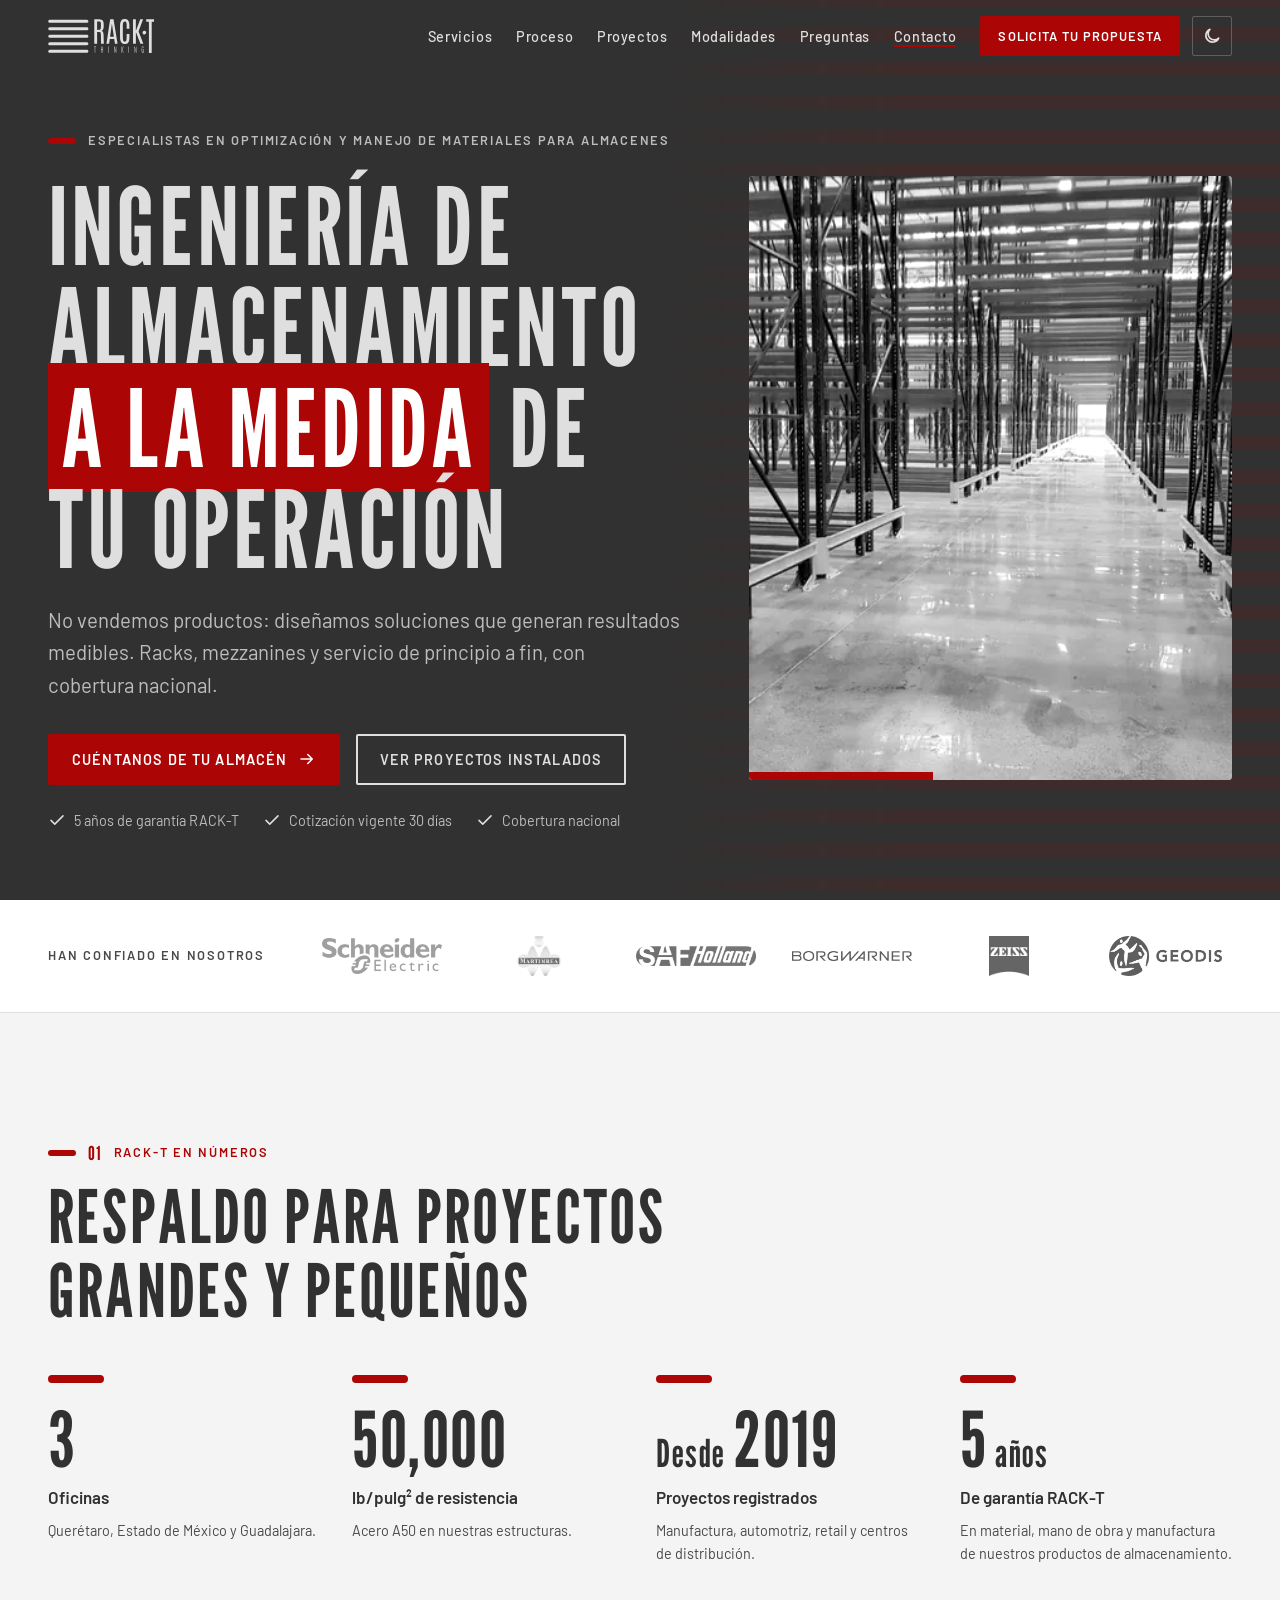
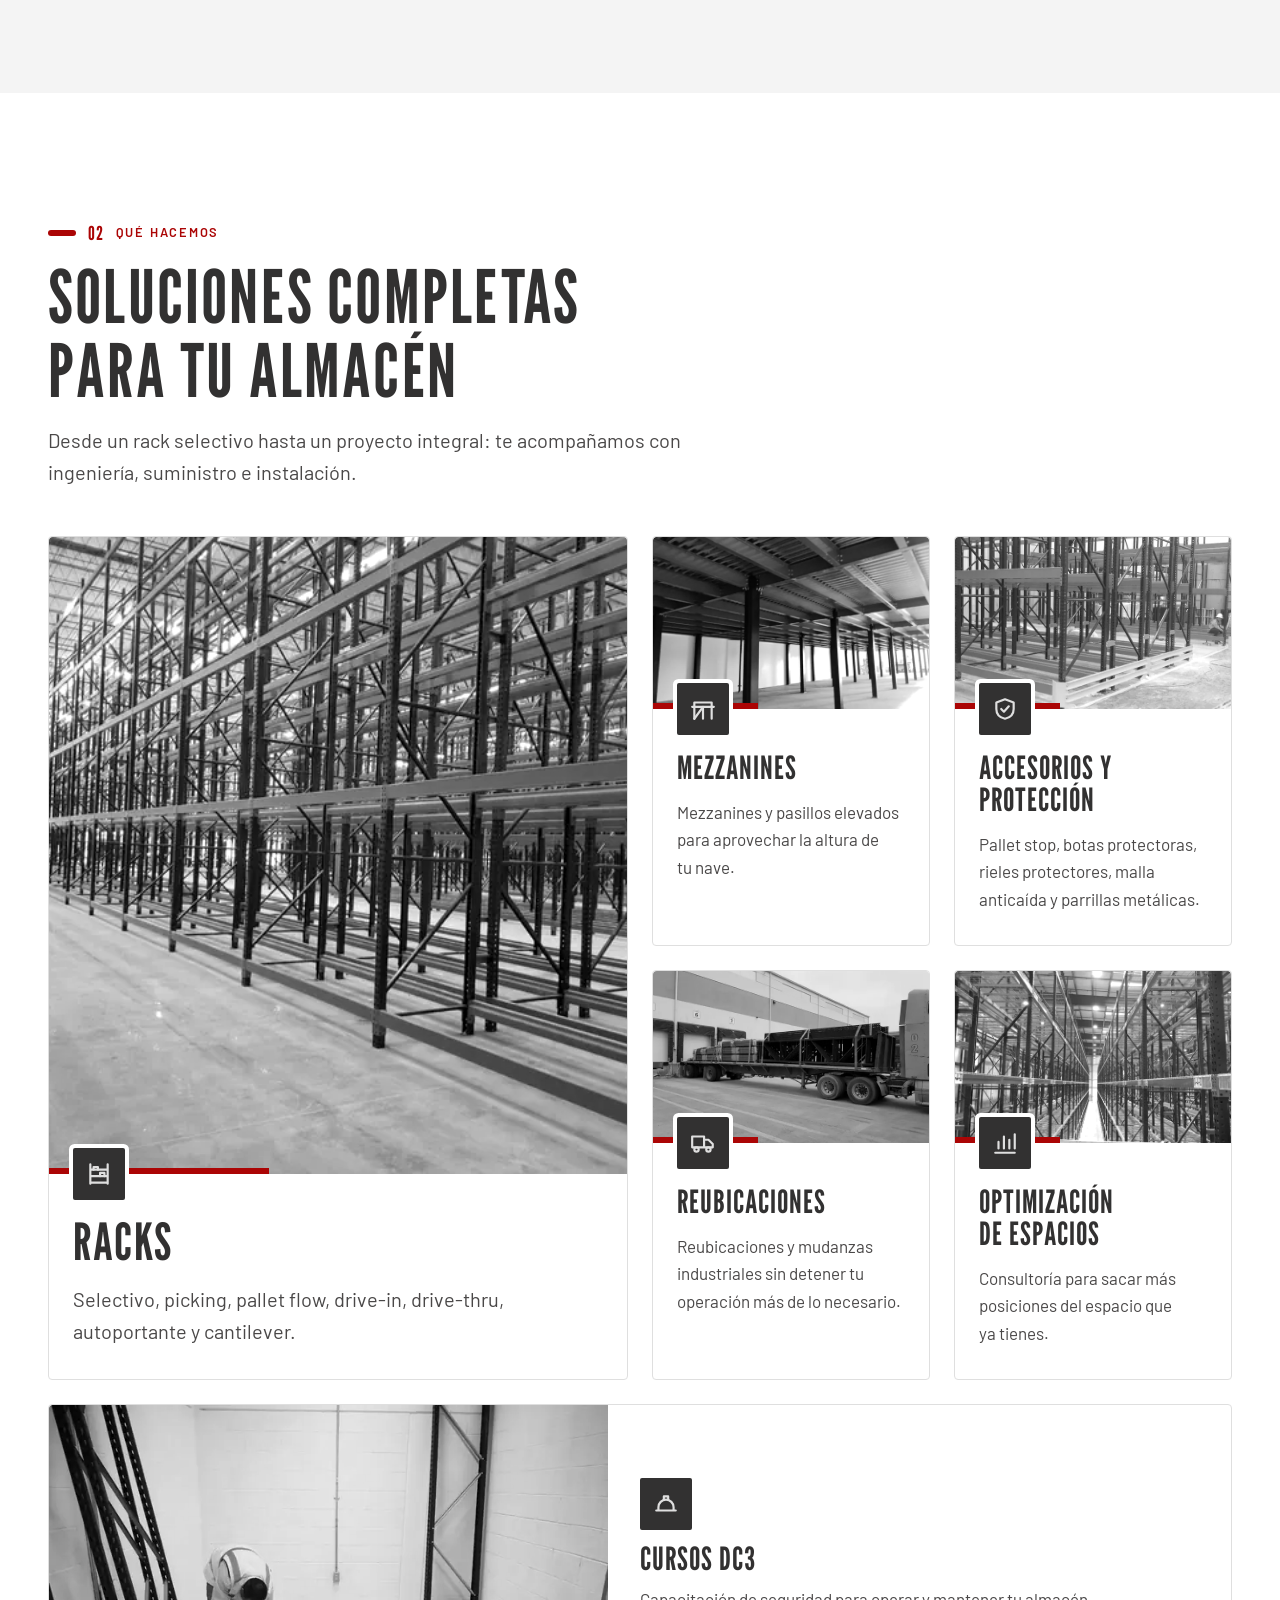
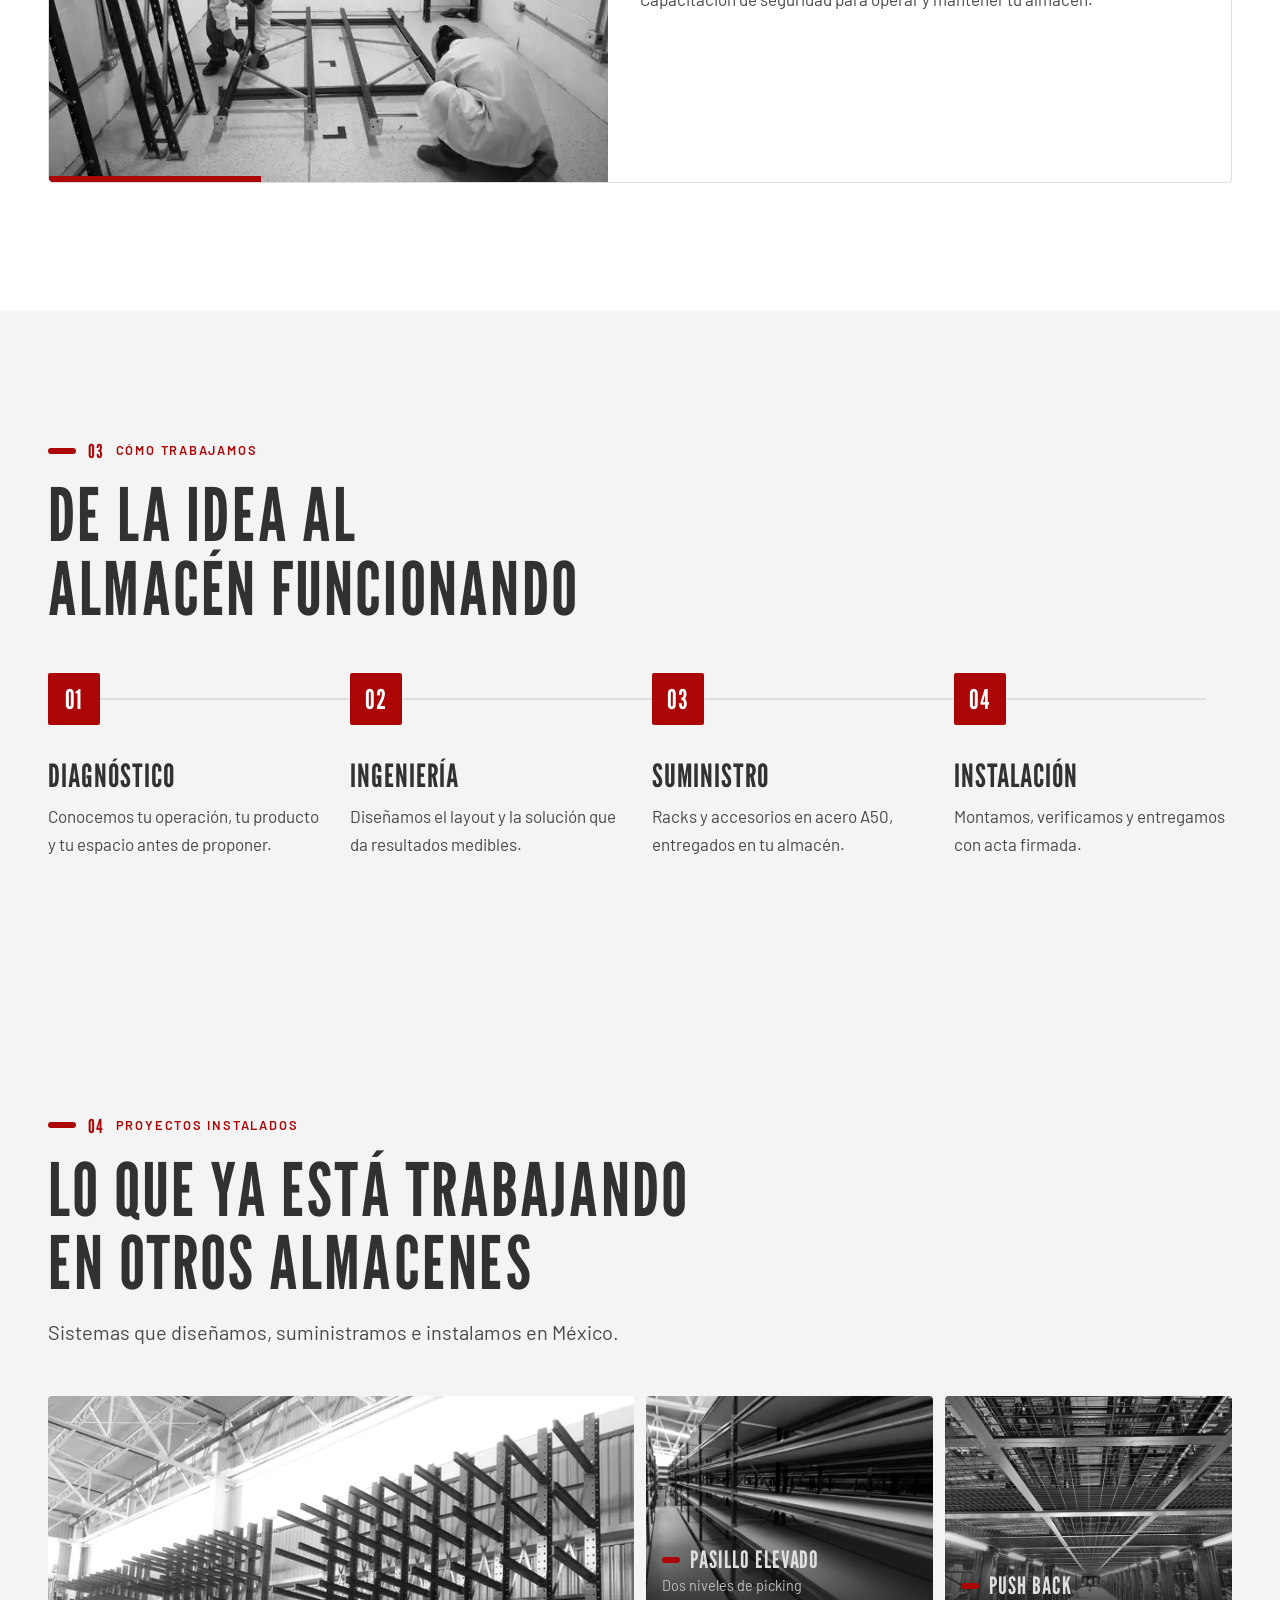
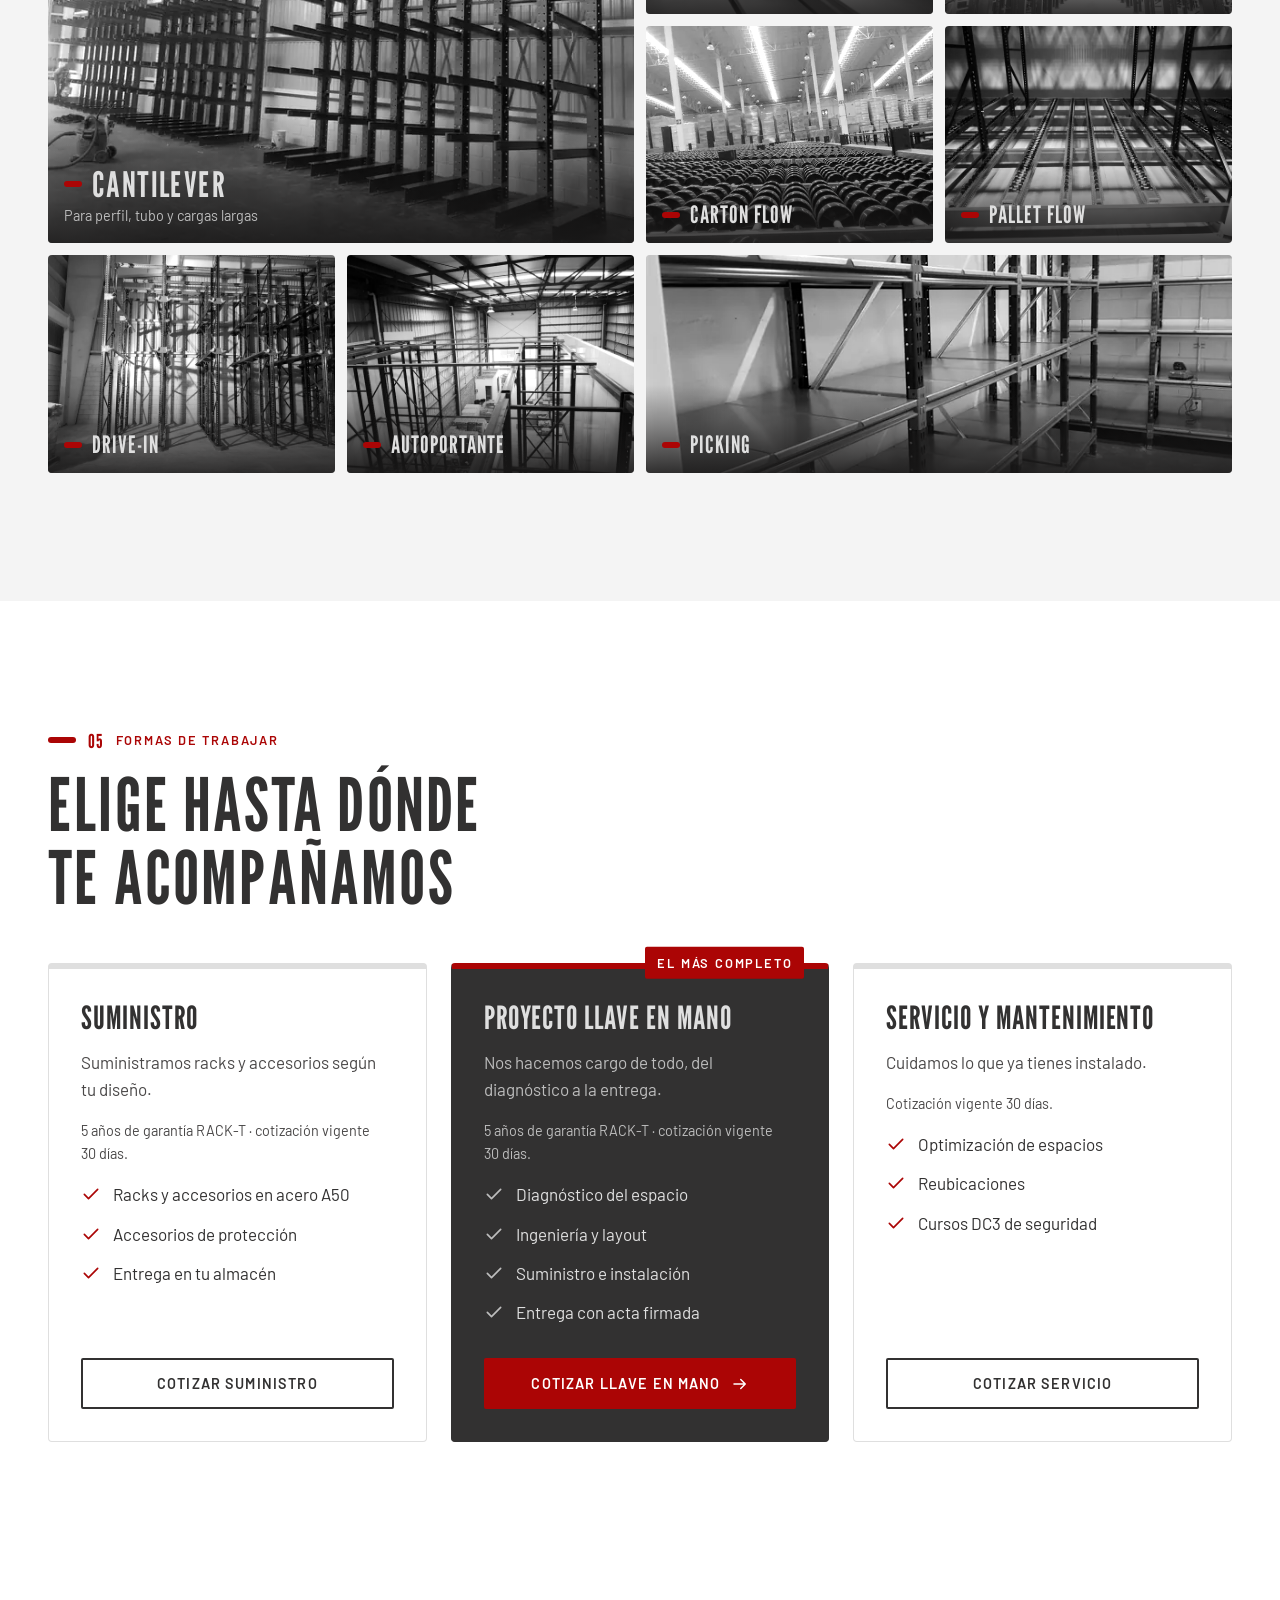
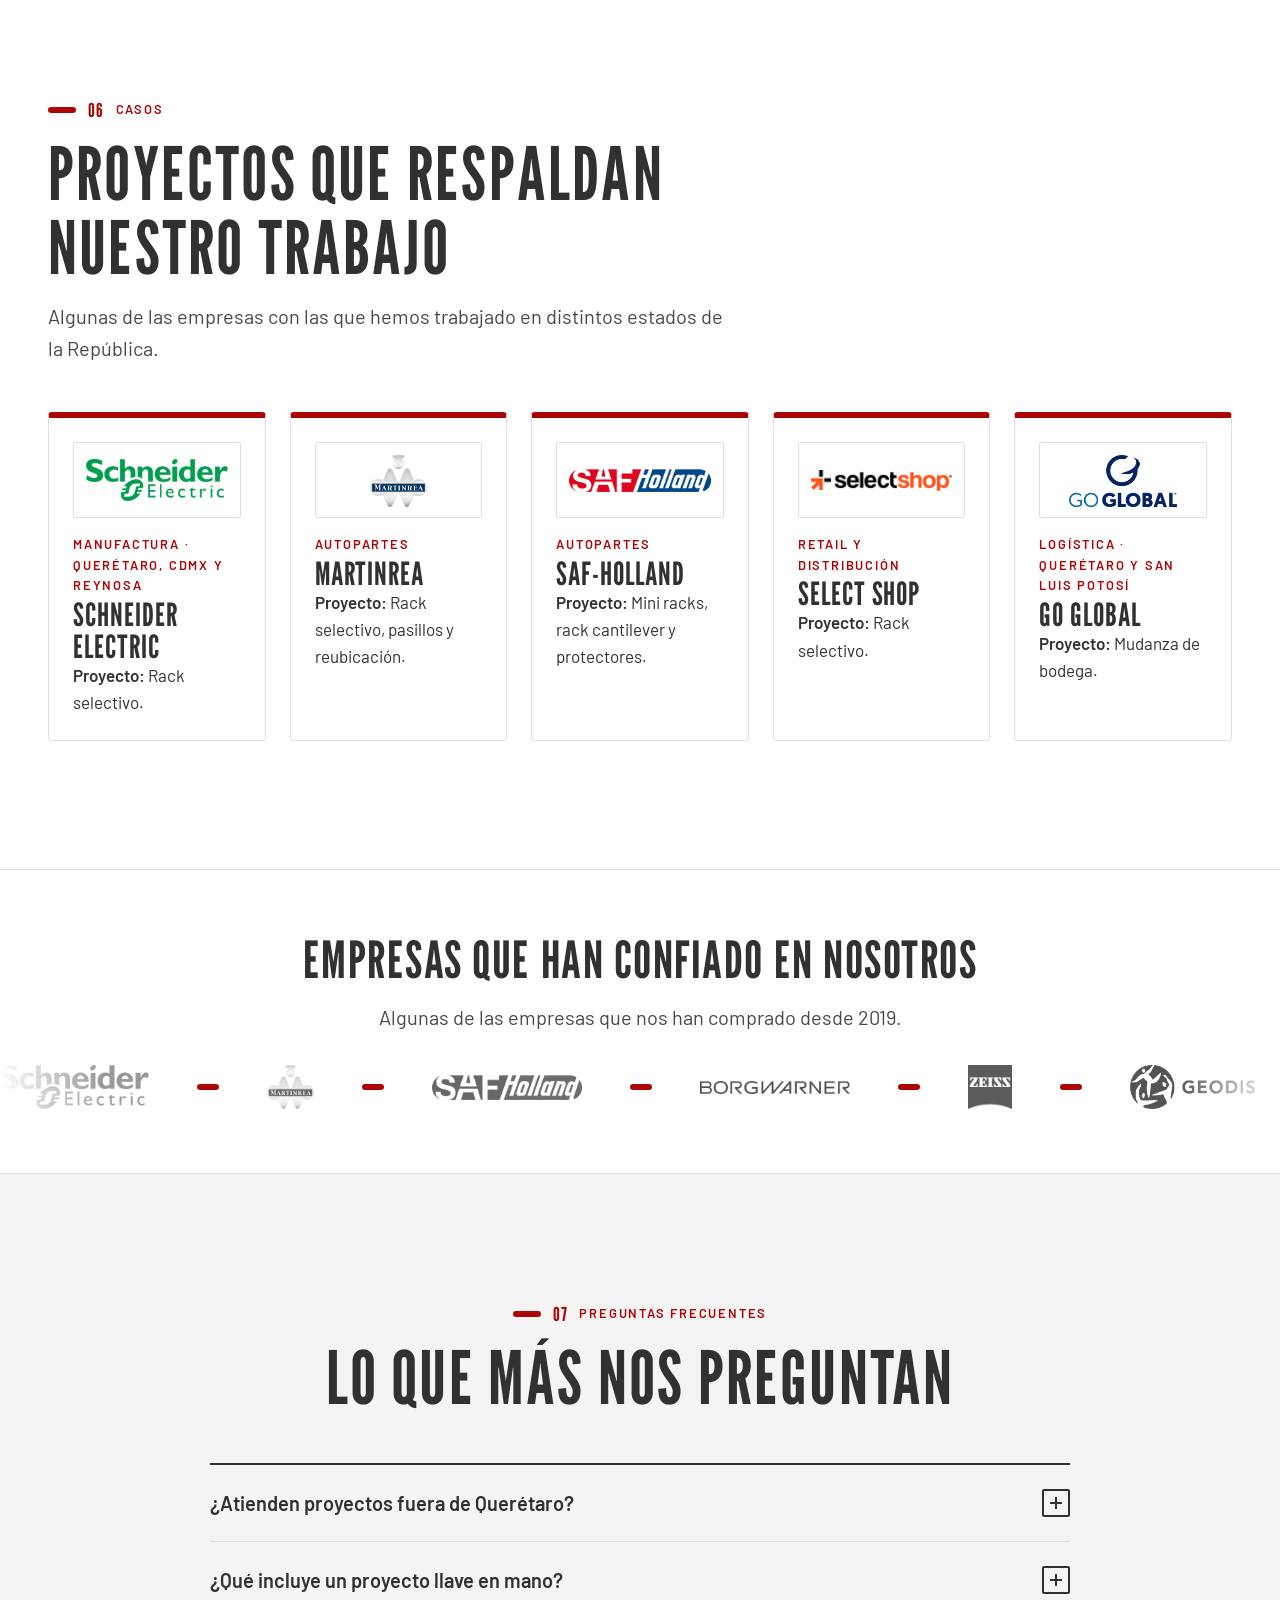
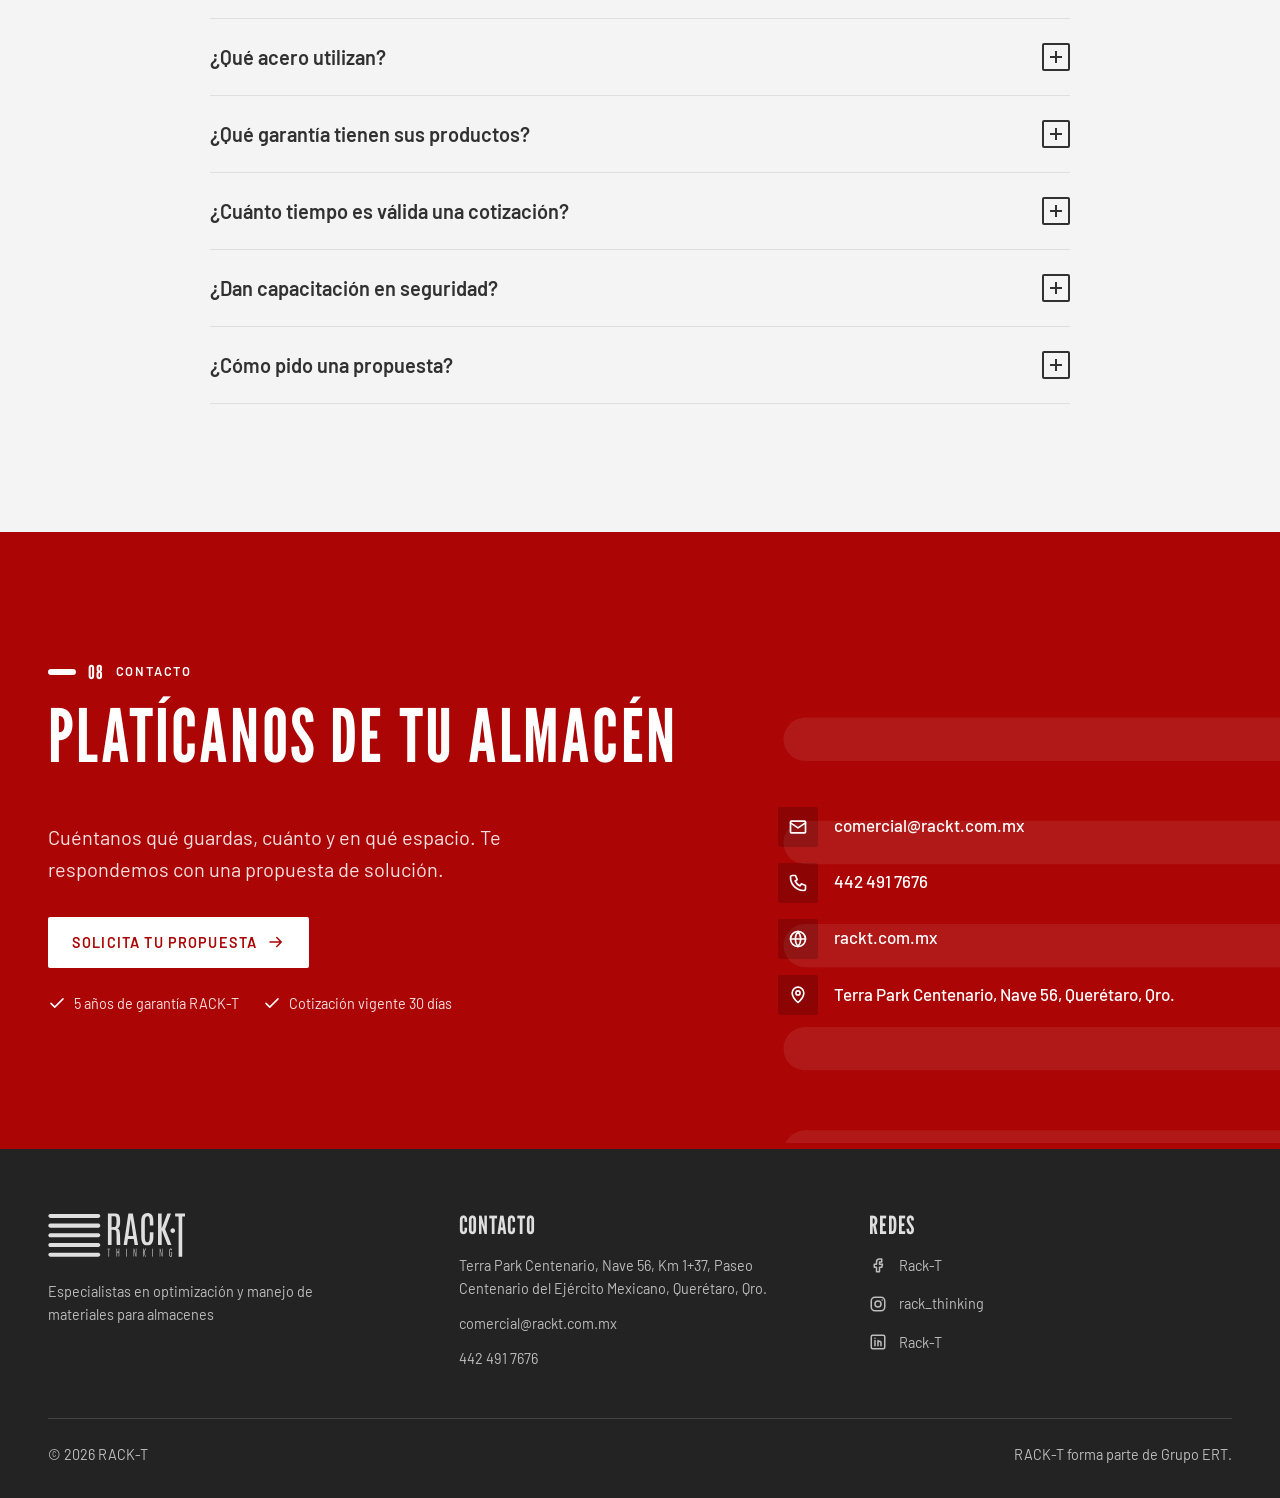
<file: una-hoja/index.html>
<!DOCTYPE html>
<html lang="es-MX">
<head>
<meta charset="utf-8">
<meta name="viewport" content="width=device-width, initial-scale=1">
<!-- ==========================================================================
     TARJETA PARA COMPARTIR (WhatsApp, LinkedIn, Facebook, correo)
     WhatsApp NO ejecuta JavaScript: estos datos se escriben aquí, no en el JSON.
     Edita título y descripción. https://sanoapro.github.io/rackt-piezas/una-hoja/ lo reemplaza
     _herramientas/preparar.py con la dirección final del sitio (termina en /).
     ========================================================================== -->
<title>RACK-T · Sistemas de almacenamiento industrial</title>
<meta name="description" content="Racks, mezzanines y servicios de ingeniería para almacenes y centros de distribución en todo México.">
<link rel="canonical" href="https://sanoapro.github.io/rackt-piezas/una-hoja/">
<meta property="og:type" content="website">
<meta property="og:site_name" content="RACK-T">
<meta property="og:locale" content="es_MX">
<meta property="og:url" content="https://sanoapro.github.io/rackt-piezas/una-hoja/">
<meta property="og:title" content="RACK-T · Sistemas de almacenamiento industrial">
<meta property="og:description" content="Racks, mezzanines y servicios de ingeniería para almacenes y centros de distribución en todo México.">
<meta property="og:image" content="https://sanoapro.github.io/rackt-piezas/una-hoja/og.jpg">
<meta property="og:image:secure_url" content="https://sanoapro.github.io/rackt-piezas/una-hoja/og.jpg">
<meta property="og:image:type" content="image/jpeg">
<meta property="og:image:width" content="1200">
<meta property="og:image:height" content="630">
<meta property="og:image:alt" content="RACK-T · Ingeniería de almacenamiento a la medida">
<meta name="twitter:card" content="summary_large_image">
<meta name="twitter:title" content="RACK-T · Sistemas de almacenamiento industrial">
<meta name="twitter:description" content="Racks, mezzanines y servicios de ingeniería para almacenes y centros de distribución en todo México.">
<meta name="twitter:image" content="https://sanoapro.github.io/rackt-piezas/una-hoja/og.jpg">

<!-- Íconos (favicon oficial aprobado el 16/09/2026) y apariencia en el celular -->
<link rel="icon" href="favicon.ico" sizes="any">
<link rel="icon" href="assets/favicon/favicon.svg" type="image/svg+xml">
<link rel="icon" href="assets/favicon/favicon-32.png" type="image/png" sizes="32x32">
<link rel="apple-touch-icon" href="assets/favicon/apple-touch-icon.png">
<link rel="manifest" href="site.webmanifest">
<meta name="theme-color" content="#323131">
<meta name="format-detection" content="telephone=no">
<!-- Fuentes de marca: League Gothic (títulos) y Barlow (respaldo web de Bahnschrift, que es fuente de sistema en Windows) -->
<link rel="preconnect" href="https://fonts.googleapis.com">
<link rel="preconnect" href="https://fonts.gstatic.com" crossorigin>
<link href="https://fonts.googleapis.com/css2?family=League+Gothic&family=Barlow:ital,wght@0,400;0,500;0,600;0,700;1,400&display=swap" rel="stylesheet">

<!-- Tema y movimiento: se deciden ANTES de pintar para que no parpadee -->
<script>
  (function () {
    var tema = null;
    try { tema = localStorage.getItem('rt-tema'); } catch (e) {}
    if (tema !== 'light' && tema !== 'dark') {
      tema = window.matchMedia('(prefers-color-scheme: dark)').matches ? 'dark' : 'light';
    }
    document.documentElement.setAttribute('data-theme', tema);
    if (!window.matchMedia('(prefers-reduced-motion: reduce)').matches) {
      document.documentElement.classList.add('animar');
    }
  })();
</script>

<style>
/* ==========================================================================
   MODELO UNA HOJA — RACK-T
   Diseño fijo. El contenido vive en <script id="contenido"> al final.
   Guía: COMO-USAR.md (misma carpeta).
   ========================================================================== */

/* ==========================================================================
   1. TOKENS DE MARCA — el único bloque que se edita para cambiar la marca
   Fuente: Brand Book RACK-T 2025 (01_INSTITUCIONAL/01_Brand-book-2025.pdf)
   ========================================================================== */
:root {
  /* Colores de marca */
  --color-primario: #ab0505;          /* Rojo RACK-T · CTA, énfasis, logotipo */
  --color-secundario: #323131;        /* Grafito · texto y bloques oscuros */
  --color-neutro: #dfdfdf;            /* Gris · superficies y texto sobre oscuro */
  --color-acento: #002455;            /* Azul marino · información y foco */
  --color-destacado: #f8450d;         /* Naranja · SOLO acentos gráficos, nunca texto */
  --color-exito: #1d6b47;
  --color-alerta: #9a5c00;
  --color-blanco: #ffffff;

  /* Tintes derivados (no son colores nuevos de marca) */
  --color-neutro-claro: #f4f4f4;
  --color-neutro-medio: #bdbdbd;
  --color-secundario-medio: #4a4848;
  --color-secundario-profundo: #242323;
  --color-secundario-noche: #1a1919;

  /* Variantes para modo oscuro (texto legible sobre grafito) */
  --color-acento-oscuro: #8fb3e8;
  --color-exito-oscuro: #62c795;
  --color-alerta-oscuro: #f0aa4a;

  /* Tipografía: League Gothic solo tiene peso Regular (no se pone en bold) */
  --fuente-titulos: "League Gothic", "Oswald", "Arial Narrow", Impact, sans-serif;
  --fuente-cuerpo: "Bahnschrift", "Barlow", "Segoe UI", system-ui, sans-serif;
  --tracking-titulos: 0.03em;
  --tracking-etiquetas: 0.14em;

  /* Escala tipográfica */
  --texto-xs: 0.8rem;
  --texto-sm: 0.9rem;
  --texto-base: 1.0625rem;
  --texto-lg: 1.25rem;
  --texto-xl: 1.563rem;
  --texto-2xl: 2rem;
  --texto-3xl: clamp(2.2rem, 4.5vw, 3.2rem);
  --texto-4xl: clamp(2.6rem, 6vw, 4.6rem);
  --texto-hero: clamp(3.1rem, 8.4vw, 7rem);

  /* Espaciado (múltiplos de 4) */
  --espacio-1: 4px;  --espacio-2: 8px;   --espacio-3: 12px; --espacio-4: 16px;
  --espacio-6: 24px; --espacio-8: 32px;  --espacio-12: 48px; --espacio-16: 64px;
  --espacio-24: 96px;
  --espacio-seccion: clamp(64px, 10vw, 128px);
  --ancho-max: 1200px;
  --margen-lateral: clamp(16px, 5vw, 48px);
  --alto-encabezado: 72px;

  /* Forma: la marca es estructural (postes de rack). Radios pequeños. */
  --radio-sm: 2px;
  --radio: 4px;
  --radio-barra: 999px;
  --sombra: 0 1px 2px rgb(0 0 0 / .06), 0 6px 18px rgb(0 0 0 / .06);
  --sombra-alta: 0 2px 4px rgb(0 0 0 / .08), 0 18px 40px rgb(0 0 0 / .16);

  /* Movimiento */
  --duracion-corta: 200ms;
  --duracion-media: 400ms;
  --duracion-larga: 650ms;
  --curva: cubic-bezier(.2, .7, .2, 1);
  --escalon: 80ms;
}

/* ==========================================================================
   2. ROLES DE COLOR — claro y oscuro (leen los tokens de arriba)
   Los componentes solo usan estos roles, nunca un hex.
   ========================================================================== */
:root {
  --color-fondo: var(--color-blanco);
  --color-superficie: var(--color-neutro-claro);
  --color-superficie-fuerte: var(--color-neutro);
  --color-texto: var(--color-secundario);
  --color-texto-suave: var(--color-secundario-medio);
  --color-borde: var(--color-neutro);
  --color-marca-texto: var(--color-primario);
  --color-barra: var(--color-primario);
  --color-info: var(--color-acento);
  --color-foco: var(--color-acento);
  --color-oscuro: var(--color-secundario);
  --color-oscuro-2: var(--color-secundario-profundo);
  --color-sobre-oscuro: var(--color-neutro);
  --color-sobre-oscuro-suave: var(--color-neutro-medio);
  --color-sobre-primario: var(--color-blanco);
  --color-exito-texto: var(--color-exito);
  --color-alerta-texto: var(--color-alerta);
  color-scheme: light;
}
:root[data-theme="dark"] {
  --color-fondo: var(--color-secundario-profundo);
  --color-superficie: var(--color-secundario);
  --color-superficie-fuerte: var(--color-secundario-medio);
  --color-texto: var(--color-neutro);
  --color-texto-suave: var(--color-neutro-medio);
  --color-borde: var(--color-secundario-medio);
  --color-marca-texto: var(--color-neutro-medio);   /* en oscuro el rojo no se usa como texto */
  --color-info: var(--color-acento-oscuro);
  --color-foco: var(--color-neutro);
  --color-oscuro: var(--color-secundario-noche);
  --color-oscuro-2: var(--color-secundario-noche);
  --color-exito-texto: var(--color-exito-oscuro);
  --color-alerta-texto: var(--color-alerta-oscuro);
  color-scheme: dark;
}

/* Bloques con fondo propio: reasignan los roles para que los componentes se adapten */
.bloque-oscuro {
  --color-texto: var(--color-sobre-oscuro);
  --color-texto-suave: var(--color-sobre-oscuro-suave);
  --color-borde: rgb(255 255 255 / .14);
  --color-foco: var(--color-neutro);
  --color-marca-texto: var(--color-sobre-oscuro-suave);
  background: var(--color-oscuro);
  color: var(--color-texto);
}
.bloque-primario {
  --color-texto: var(--color-sobre-primario);
  --color-texto-suave: rgb(255 255 255 / .88);
  --color-borde: rgb(255 255 255 / .28);
  --color-foco: var(--color-blanco);
  --color-marca-texto: var(--color-sobre-primario);
  --color-barra: var(--color-sobre-primario);
  background: var(--color-primario);
  color: var(--color-texto);
}

/* ==========================================================================
   3. BASE
   ========================================================================== */
*, *::before, *::after { box-sizing: border-box; }
html {
  scroll-behavior: smooth;
  scroll-padding-top: calc(var(--alto-encabezado) + 16px);
  -webkit-text-size-adjust: 100%;
}
body {
  margin: 0;
  background: var(--color-fondo);
  color: var(--color-texto);
  font-family: var(--fuente-cuerpo);
  font-size: var(--texto-base);
  line-height: 1.6;
  overflow-x: hidden;
  -webkit-font-smoothing: antialiased;
}
h1, h2, h3, .titulo {
  font-family: var(--fuente-titulos);
  font-weight: 400;
  letter-spacing: var(--tracking-titulos);
  line-height: 1;
  text-transform: uppercase;
  margin: 0;
  text-wrap: balance;
}
p { margin: 0; text-wrap: pretty; }
img, svg { display: block; max-width: 100%; }
a { color: inherit; }
button { font: inherit; color: inherit; }
:focus-visible { outline: 3px solid var(--color-foco); outline-offset: 3px; border-radius: var(--radio-sm); }

.contenedor {
  width: min(100% - 2 * var(--margen-lateral), var(--ancho-max));
  margin-inline: auto;
}
.solo-lectores {
  position: absolute; width: 1px; height: 1px; padding: 0; margin: -1px;
  overflow: hidden; clip: rect(0 0 0 0); white-space: nowrap; border: 0;
}
.saltar {
  position: fixed; top: 8px; left: 8px; z-index: 100;
  padding: 10px 16px; background: var(--color-primario); color: var(--color-sobre-primario);
  font-weight: 600; text-decoration: none; border-radius: var(--radio);
  transform: translateY(-160%); transition: transform var(--duracion-corta) var(--curva);
}
.saltar:focus { transform: none; }

/* ==========================================================================
   4. COMPONENTES
   ========================================================================== */

/* --- 4.1 Botones y enlaces --- */
.boton {
  display: inline-flex; align-items: center; justify-content: center; gap: 10px;
  min-height: 48px; padding: 12px 22px;
  font-family: var(--fuente-cuerpo); font-weight: 600; font-size: var(--texto-sm);
  letter-spacing: .08em; text-transform: uppercase; text-decoration: none;
  border: 2px solid transparent; border-radius: var(--radio-sm); cursor: pointer;
  transition: transform var(--duracion-corta) var(--curva), box-shadow var(--duracion-corta) var(--curva),
              background-color var(--duracion-corta) var(--curva), color var(--duracion-corta) var(--curva);
}
.boton svg { width: 18px; height: 18px; transition: transform var(--duracion-corta) var(--curva); }
.boton:hover { transform: translateY(-2px); box-shadow: var(--sombra-alta); }
.boton:hover svg { transform: translateX(4px); }
.boton:active { transform: translateY(0); box-shadow: none; }
.boton--primario { background: var(--color-primario); color: var(--color-sobre-primario); }
.boton--secundario { background: transparent; color: var(--color-texto); border-color: currentColor; }
.boton--secundario:hover { background: var(--color-texto); color: var(--color-fondo); }
.bloque-oscuro .boton--secundario:hover { color: var(--color-oscuro); }
.bloque-primario .boton--primario { background: var(--color-blanco); color: var(--color-primario); }
.bloque-primario .boton--secundario:hover { color: var(--color-primario); }
.boton--chico { min-height: 40px; padding: 8px 16px; font-size: var(--texto-xs); }

/* Subrayado animado (enlaces de texto y menú) */
.enlace {
  text-decoration: none;
  background: linear-gradient(var(--color-barra), var(--color-barra)) left bottom / 0 2px no-repeat;
  transition: background-size var(--duracion-media) var(--curva);
  padding-bottom: 2px;
}
.enlace:hover, .enlace:focus-visible, .enlace[aria-current="true"] { background-size: 100% 2px; }

/* Etiqueta de sección: barra roja + número + texto */
.etiqueta {
  display: inline-flex; align-items: center; gap: 12px;
  font-size: var(--texto-xs); font-weight: 600; line-height: 1.2;
  letter-spacing: var(--tracking-etiquetas); text-transform: uppercase;
  color: var(--color-marca-texto);
}
.etiqueta::before {
  content: ""; flex: none; width: 28px; height: 6px;
  border-radius: var(--radio-barra); background: var(--color-barra);
}
.etiqueta .numero { font-family: var(--fuente-titulos); font-size: 1.2rem; letter-spacing: .04em; font-weight: 400; }

/* --- 4.2 Encabezado fijo --- */
.encabezado {
  position: fixed; inset: 0 0 auto 0; z-index: 50;
  height: var(--alto-encabezado);
  color: var(--color-sobre-oscuro);
  --color-foco: var(--color-neutro);
  --color-barra: var(--color-primario);
  transition: background-color var(--duracion-media) var(--curva), box-shadow var(--duracion-media) var(--curva);
}
.encabezado.solido { background: var(--color-oscuro); box-shadow: 0 1px 0 rgb(255 255 255 / .06), 0 8px 24px rgb(0 0 0 / .18); }
.encabezado .contenedor { height: 100%; display: flex; align-items: center; gap: var(--espacio-6); }
.encabezado .logo { color: var(--color-sobre-oscuro); flex: none; display: block; }
.encabezado .logo svg { height: 34px; width: auto; }
.menu { margin-left: auto; }
.menu ul { list-style: none; margin: 0; padding: 0; display: flex; gap: var(--espacio-6); }
.menu a { font-size: var(--texto-sm); font-weight: 500; letter-spacing: .04em; }
.acciones-encabezado { display: flex; align-items: center; gap: var(--espacio-3); }
.boton-icono {
  display: inline-grid; place-items: center; width: 40px; height: 40px;
  background: transparent; border: 1px solid rgb(255 255 255 / .22); border-radius: var(--radio-sm);
  color: var(--color-sobre-oscuro); cursor: pointer;
  transition: background-color var(--duracion-corta) var(--curva), border-color var(--duracion-corta) var(--curva);
}
.boton-icono:hover { background: rgb(255 255 255 / .08); border-color: rgb(255 255 255 / .45); }
.boton-icono svg { width: 20px; height: 20px; }
.menu-boton { display: none; }
[data-theme="dark"] .icono-luna, [data-theme="light"] .icono-sol { display: none; }

@media (max-width: 959px) {
  .menu-boton { display: inline-grid; }
  .menu {
    position: absolute; top: var(--alto-encabezado); left: 0; right: 0;
    background: var(--color-oscuro); border-top: 1px solid rgb(255 255 255 / .08);
    padding: var(--espacio-4) var(--margen-lateral) var(--espacio-6);
    display: none;
  }
  .encabezado.abierto { background: var(--color-oscuro); }
  .encabezado.abierto .menu { display: block; }
  .menu ul { flex-direction: column; gap: 0; }
  .menu a { display: block; padding: 14px 0; font-size: var(--texto-lg); border-bottom: 1px solid rgb(255 255 255 / .08); background: none; }
  .acciones-encabezado { margin-left: auto; }
}
@media (max-width: 479px) {
  .acciones-encabezado .boton { display: none; }
  .encabezado .logo svg { height: 28px; }
}

/* --- 4.3 Progreso de lectura: poste de rack que se llena de rojo --- */
.riel {
  position: fixed; z-index: 40; pointer-events: none;
  left: 20px; top: calc(var(--alto-encabezado) + 32px); bottom: 32px; width: 10px;
  background: var(--color-borde);
  /* perforaciones del poste */
  -webkit-mask: repeating-linear-gradient(to bottom, #000 0 10px, transparent 10px 15px);
          mask: repeating-linear-gradient(to bottom, #000 0 10px, transparent 10px 15px);
}
.riel span {
  position: absolute; inset: 0; background: var(--color-primario);
  transform-origin: top; transform: scaleY(var(--progreso, 0));
}
@media (max-width: 1319px) {
  .riel {
    left: 0; right: 0; bottom: auto; top: var(--alto-encabezado); width: auto; height: 4px;
    -webkit-mask: repeating-linear-gradient(to right, #000 0 22px, transparent 22px 26px);
            mask: repeating-linear-gradient(to right, #000 0 22px, transparent 22px 26px);
    background: transparent;
  }
  .riel span { transform-origin: left; transform: scaleX(var(--progreso, 0)); }
}

/* --- 4.4 Secciones --- */
.seccion { padding-block: var(--espacio-seccion); position: relative; }
.seccion--superficie { background: var(--color-superficie); }
.cabeza { display: grid; gap: var(--espacio-4); max-width: 780px; margin-bottom: var(--espacio-12); }
.cabeza h2 { font-size: var(--texto-4xl); }
.cabeza .intro { font-size: var(--texto-lg); color: var(--color-texto-suave); max-width: 62ch; }
.cabeza--centro { margin-inline: auto; text-align: center; justify-items: center; }

/* --- 4.5 Hero --- */
.hero {
  position: relative; overflow: hidden; isolation: isolate;
  min-height: min(100svh, 900px);
  display: flex; align-items: center;
  padding-block: calc(var(--alto-encabezado) + var(--espacio-12)) var(--espacio-16);
}
.hero::before {                         /* patrón de barras de la marca, deriva muy lenta */
  content: ""; position: absolute; inset: -40px 0 -40px 52%; z-index: -1;
  background-image: repeating-linear-gradient(to bottom, var(--color-primario) 0 14px, transparent 14px 34px);
  opacity: .10;
  -webkit-mask: linear-gradient(to right, transparent, #000 40%);
          mask: linear-gradient(to right, transparent, #000 40%);
}
.animar .hero::before { animation: deriva 24s linear infinite; }
@keyframes deriva { to { transform: translateY(34px); } }
.hero .contenedor { display: grid; gap: var(--espacio-12); align-items: center; }
@media (min-width: 900px) { .hero .contenedor { grid-template-columns: 1.15fr .85fr; } }
.hero h1 { font-size: var(--texto-hero); line-height: .94; margin-block: var(--espacio-6); }
.resaltado {
  background: var(--color-primario); color: var(--color-sobre-primario);
  padding: 0 .12em; box-decoration-break: clone; -webkit-box-decoration-break: clone;
}
.hero .subtitulo { font-size: clamp(1.1rem, 1.6vw, 1.3rem); color: var(--color-texto-suave); max-width: 56ch; }
.botones { display: flex; flex-wrap: wrap; gap: var(--espacio-4); margin-top: var(--espacio-8); }
.hero-visual { position: relative; }
.hero-visual .foto { aspect-ratio: 4 / 5; }

/* Ilustración de rack (se usa mientras no haya foto) */
.ilustracion { width: 100%; height: auto; max-width: 520px; margin-inline: auto; }
.ilus-poste { fill: var(--color-sobre-oscuro-suave); }
.ilus-perfo { fill: var(--color-oscuro); }
.ilus-viga { fill: var(--color-primario); }
.ilus-tarima { fill: var(--color-secundario-medio); }
.ilus-carga { fill: rgb(255 255 255 / .06); stroke: var(--color-sobre-oscuro-suave); stroke-width: 1.5; }
.ilus-carga--acento { fill: var(--color-destacado); stroke: none; }
.ilus-piso { stroke: var(--color-sobre-oscuro-suave); stroke-width: 2; }
.ilus-cota { stroke: var(--color-acento-oscuro); stroke-width: 1.5; fill: none; }
.animar .ilustracion .ilus-viga { transform-box: fill-box; transform-origin: left; transform: scaleX(0); }
.animar .ilustracion .ilus-bulto { opacity: 0; transform: translateY(-12px); }
.animar .ilustracion.visible .ilus-viga {
  transform: scaleX(1);
  transition: transform var(--duracion-larga) var(--curva) calc(var(--i, 0) * 90ms);
}
.animar .ilustracion.visible .ilus-bulto {
  opacity: 1; transform: none;
  transition: opacity var(--duracion-media) var(--curva) calc(400ms + var(--i, 0) * 60ms),
              transform var(--duracion-media) var(--curva) calc(400ms + var(--i, 0) * 60ms);
}

/* Foto: blanco y negro con acento rojo (dirección del brand book) */
.foto { position: relative; margin: 0; overflow: hidden; border-radius: var(--radio); background: var(--color-superficie-fuerte); }
.foto img { width: 100%; height: 100%; object-fit: cover; filter: grayscale(1) contrast(1.05); }
.foto--color img { filter: none; }
.foto::after { content: ""; position: absolute; left: 0; bottom: 0; width: 38%; height: 8px; background: var(--color-primario); }

/* --- 4.6 Cifras clave --- */
.cifras { display: grid; gap: var(--espacio-8); grid-template-columns: repeat(auto-fit, minmax(210px, 1fr)); }
.cifra { display: grid; gap: var(--espacio-2); align-content: start; }
.cifra::before { content: ""; width: 56px; height: 8px; border-radius: var(--radio-barra); background: var(--color-barra); margin-bottom: var(--espacio-3); }
.cifra-valor {
  font-family: var(--fuente-titulos); font-size: clamp(3.2rem, 6vw, 5rem); line-height: .95;
  letter-spacing: .02em; font-variant-numeric: tabular-nums; white-space: nowrap;
}
.cifra-afijo { font-size: .5em; letter-spacing: .04em; }
.cifra-etiqueta { font-weight: 600; font-size: var(--texto-base); }
.cifra-nota { font-size: var(--texto-sm); color: var(--color-texto-suave); }

/* --- 4.7 Tarjetas de beneficios --- */
.rejilla { display: grid; gap: var(--espacio-6); grid-template-columns: repeat(auto-fill, minmax(min(100%, 270px), 1fr)); }
.tarjeta {
  position: relative; display: grid; gap: var(--espacio-4); align-content: start;
  padding: var(--espacio-8) var(--espacio-6) var(--espacio-8);
  background: var(--color-fondo); border: 1px solid var(--color-borde); border-radius: var(--radio);
  transition: transform var(--duracion-media) var(--curva), box-shadow var(--duracion-media) var(--curva), border-color var(--duracion-media) var(--curva);
}
.seccion--superficie .tarjeta { background: var(--color-fondo); }
.tarjeta::after {
  content: ""; position: absolute; left: -1px; right: -1px; bottom: -1px; height: 4px;
  background: var(--color-primario); transform: scaleX(0); transform-origin: left;
  transition: transform var(--duracion-media) var(--curva);
}
.tarjeta:hover, .tarjeta:focus-within { transform: translateY(-4px); box-shadow: var(--sombra-alta); border-color: transparent; }
.tarjeta:hover::after, .tarjeta:focus-within::after { transform: scaleX(1); }
.icono-caja {
  display: grid; place-items: center; width: 52px; height: 52px;
  background: var(--color-oscuro); color: var(--color-sobre-oscuro); border-radius: var(--radio-sm);
}
.icono-caja svg { width: 26px; height: 26px; }
.tarjeta h3 { font-size: var(--texto-2xl); }
.tarjeta p { color: var(--color-texto-suave); }

/* Tarjeta con foto: la foto va a sangre arriba y el ícono se monta en su borde.
   En reposo la foto está en blanco y negro (brand book); al pasar el cursor recupera el color. */
.tarjeta--foto { padding-top: 0; overflow: hidden; }
.tarjeta--foto .tarjeta-foto { margin: 0 calc(-1 * var(--espacio-6)); aspect-ratio: 16 / 10; border-radius: var(--radio) var(--radio) 0 0; }
.tarjeta--foto .tarjeta-foto::after { height: 6px; }
.tarjeta--foto .icono-caja { position: relative; z-index: 1; margin-top: calc(-26px - var(--espacio-4)); box-shadow: 0 0 0 4px var(--color-fondo); }
.foto img { transition: filter var(--duracion-larga) var(--curva), transform 700ms var(--curva); }
.tarjeta--foto:hover .foto img, .tarjeta--foto:focus-within .foto img { filter: none; transform: scale(1.04); }

/* --- 4.7b Galería de proyectos --- */
.galeria {
  display: grid; gap: var(--espacio-3);
  grid-template-columns: repeat(4, 1fr); grid-auto-rows: clamp(170px, 17vw, 230px);
}
.galeria-item { position: relative; margin: 0; overflow: hidden; border-radius: var(--radio); grid-column: span var(--c4, 1); }
.galeria-item--grande { grid-row: span 2; }
.galeria-item .foto { height: 100%; border-radius: 0; }
.galeria-item .foto::after { display: none; }                  /* el acento rojo va en la leyenda */
.galeria-item figcaption {
  position: absolute; inset: auto 0 0 0; padding: var(--espacio-12) var(--espacio-4) var(--espacio-4);
  display: grid; gap: 2px; color: var(--color-neutro);
  background: linear-gradient(to top, rgb(26 25 25 / .88), rgb(26 25 25 / 0));
}
.galeria-item figcaption strong {
  font-family: var(--fuente-titulos); font-weight: 400; font-size: 1.5rem; line-height: 1;
  letter-spacing: .04em; text-transform: uppercase; display: flex; align-items: center; gap: 10px;
}
.galeria-item figcaption strong::before { content: ""; width: 18px; height: 6px; border-radius: var(--radio-barra); background: var(--color-primario); flex: none; }
.galeria-item--grande figcaption strong { font-size: 2.2rem; }
.galeria-item figcaption span { font-size: var(--texto-sm); color: var(--color-neutro-medio); }
.galeria-item:hover .foto img { filter: none; transform: scale(1.05); }
.galeria-nota { margin-top: var(--espacio-6); font-size: var(--texto-sm); color: var(--color-texto-suave); }
@media (max-width: 959px) {
  .galeria { grid-template-columns: repeat(2, 1fr); grid-auto-rows: clamp(150px, 30vw, 220px); }
  .galeria-item { grid-column: span var(--c2, 1); }
}
@media (max-width: 479px) {
  .galeria { grid-template-columns: 1fr; grid-auto-rows: 220px; }
  .galeria-item, .galeria-item--grande { grid-column: auto; grid-row: auto; }
}

/* --- 4.8 Cómo funciona: línea de tiempo --- */
.pasos { list-style: none; margin: 0; padding: 0; display: grid; gap: var(--espacio-8); position: relative; }
.paso { position: relative; display: grid; gap: var(--espacio-3); padding-left: 72px; }
.paso-numero {
  position: absolute; left: 0; top: 0; width: 52px; height: 52px; display: grid; place-items: center;
  font-family: var(--fuente-titulos); font-size: 1.7rem; letter-spacing: .02em;
  background: var(--color-fondo); color: var(--color-texto); border: 2px solid var(--color-texto); border-radius: var(--radio-sm);
  transition: background-color var(--duracion-media) var(--curva), color var(--duracion-media) var(--curva), border-color var(--duracion-media) var(--curva);
}
.paso.visible .paso-numero, html:not(.animar) .paso-numero { background: var(--color-primario); border-color: var(--color-primario); color: var(--color-sobre-primario); }
.paso h3 { font-size: var(--texto-2xl); padding-top: 10px; }
.paso p { color: var(--color-texto-suave); }
.pasos::before {                       /* la viga que une los pasos */
  content: ""; position: absolute; left: 25px; top: 8px; bottom: 8px; width: 2px; background: var(--color-borde);
}
@media (min-width: 900px) {
  .pasos { grid-template-columns: repeat(var(--n, 4), 1fr); gap: var(--espacio-6); }
  .paso { padding-left: 0; padding-top: 76px; }
  .pasos::before { left: 26px; right: 26px; top: 25px; bottom: auto; width: auto; height: 2px; }
}

/* --- 4.9 Planes o paquetes --- */
.planes { display: grid; gap: var(--espacio-6); grid-template-columns: repeat(auto-fit, minmax(min(100%, 290px), 1fr)); align-items: stretch; }
.plan {
  position: relative; display: flex; flex-direction: column; gap: var(--espacio-4);
  padding: var(--espacio-8); background: var(--color-fondo);
  border: 1px solid var(--color-borde); border-top: 6px solid var(--color-borde); border-radius: var(--radio);
  transition: transform var(--duracion-media) var(--curva), box-shadow var(--duracion-media) var(--curva);
}
.plan:hover { transform: translateY(-4px); box-shadow: var(--sombra-alta); }
.plan--destacado { border-top-color: var(--color-primario); }
.plan--destacado.bloque-oscuro { background: var(--color-oscuro); border-color: var(--color-oscuro); border-top-color: var(--color-primario); }
@media (min-width: 900px) { .plan--destacado { transform: translateY(-12px); } .plan--destacado:hover { transform: translateY(-16px); } }
.insignia {
  position: absolute; top: -6px; right: var(--espacio-6); transform: translateY(-50%);
  padding: 6px 12px; background: var(--color-primario); color: var(--color-sobre-primario);
  font-size: var(--texto-xs); font-weight: 600; letter-spacing: var(--tracking-etiquetas); text-transform: uppercase;
  border-radius: var(--radio-sm);
}
.plan h3 { font-size: var(--texto-2xl); }
.plan-descripcion { color: var(--color-texto-suave); }
.plan-precio { font-family: var(--fuente-titulos); font-size: clamp(2rem, 3vw, 2.6rem); line-height: 1; letter-spacing: .02em; text-transform: uppercase; }
.plan-nota { font-size: var(--texto-sm); color: var(--color-texto-suave); }
.lista-check { list-style: none; margin: 0; padding: 0; display: grid; gap: var(--espacio-3); }
.lista-check li { display: grid; grid-template-columns: 20px 1fr; gap: var(--espacio-3); align-items: start; }
.lista-check svg { width: 20px; height: 20px; margin-top: 3px; color: var(--color-marca-texto); }
.plan .boton { margin-top: auto; }
.plan-pie { margin-top: auto; padding-top: var(--espacio-4); display: grid; }

/* --- 4.10 Testimonios o casos --- */
.testimonios { display: grid; gap: var(--espacio-6); grid-template-columns: repeat(auto-fit, minmax(min(100%, 320px), 1fr)); }
.testimonio {
  position: relative;
  display: flex; flex-direction: column; gap: var(--espacio-6); margin: 0;
  padding: var(--espacio-8); background: var(--color-superficie); border-left: 6px solid var(--color-primario); border-radius: var(--radio);
}
.testimonio::before { content: "“"; font-family: var(--fuente-titulos); font-size: 5rem; line-height: .6; color: var(--color-marca-texto); height: .4em; }
.testimonio blockquote { margin: 0; font-size: var(--texto-lg); line-height: 1.5; }
.testimonio figcaption { margin-top: auto; display: grid; gap: 2px; }
.testimonio figcaption strong { font-weight: 600; }
.testimonio figcaption span { font-size: var(--texto-sm); color: var(--color-texto-suave); }
.marca-ejemplo {
  position: absolute; top: var(--espacio-6); right: var(--espacio-6); padding: 3px 10px;
  font-size: var(--texto-xs); font-weight: 600; letter-spacing: var(--tracking-etiquetas); text-transform: uppercase;
  color: var(--color-info); border: 1px solid currentColor; border-radius: var(--radio-sm);
}

/* --- 4.10b Casos: logo del cliente y proyecto realizado --- */
.casos { display: grid; gap: var(--espacio-6); grid-template-columns: repeat(auto-fit, minmax(min(100%, 210px), 1fr)); }
.caso {
  position: relative; display: flex; flex-direction: column; gap: var(--espacio-4);
  padding: var(--espacio-6); background: var(--color-fondo); border: 1px solid var(--color-borde);
  border-top: 6px solid var(--color-primario); border-radius: var(--radio);
  transition: transform var(--duracion-media) var(--curva), box-shadow var(--duracion-media) var(--curva);
}
.caso:hover { transform: translateY(-4px); box-shadow: var(--sombra-alta); }
/* El logo siempre sobre claro: muchos logos de cliente son oscuros y desaparecen en modo oscuro */
.caso-logo { height: 76px; display: grid; place-items: center; padding: var(--espacio-3); background: var(--color-blanco); border-radius: var(--radio-sm); border: 1px solid var(--color-neutro); }
.caso-logo img { max-height: 52px; max-width: 100%; width: auto; object-fit: contain; }
.caso-logo .aliado-nombre { font-size: 1.6rem; color: var(--color-secundario); }
.caso-sector { font-size: var(--texto-xs); font-weight: 600; letter-spacing: var(--tracking-etiquetas); text-transform: uppercase; color: var(--color-marca-texto); }
.caso h3 { font-size: var(--texto-2xl); margin-top: 2px; }
.caso-proyecto { color: var(--color-texto); }
.caso-proyecto strong { font-weight: 600; }
.caso-nota { font-size: var(--texto-sm); color: var(--color-texto-suave); }

/* --- 4.11 Aliados: franja con desplazamiento continuo --- */
.aliados { padding-block: var(--espacio-16); border-block: 1px solid var(--color-borde); }
.aliados .cabeza { margin-bottom: var(--espacio-8); }
.aliados .cabeza h2 { font-size: var(--texto-3xl); }
.marquesina {
  overflow: hidden;
  -webkit-mask: linear-gradient(to right, transparent, #000 8%, #000 92%, transparent);
          mask: linear-gradient(to right, transparent, #000 8%, #000 92%, transparent);
}
.pista { display: flex; width: max-content; }
.animar .pista { animation: desplazar var(--velocidad, 40s) linear infinite; }
.marquesina:hover .pista, .marquesina:focus-within .pista { animation-play-state: paused; }
@keyframes desplazar { to { transform: translateX(-50%); } }
.grupo-aliados { display: flex; align-items: center; list-style: none; margin: 0; padding: 0; }
.aliado { display: flex; align-items: center; gap: var(--espacio-12); padding-right: var(--espacio-12); }
.aliado::after { content: ""; width: 22px; height: 6px; border-radius: var(--radio-barra); background: var(--color-barra); }
.aliado-nombre { font-family: var(--fuente-titulos); font-size: clamp(1.8rem, 3vw, 2.4rem); letter-spacing: .05em; text-transform: uppercase; color: var(--color-texto-suave); white-space: nowrap; transition: color var(--duracion-corta) var(--curva); }
.aliado:hover .aliado-nombre { color: var(--color-texto); }
.aliado img { height: 44px; width: auto; max-width: 150px; object-fit: contain; filter: grayscale(1); opacity: .75; transition: filter var(--duracion-corta) var(--curva), opacity var(--duracion-corta) var(--curva); }
/* En modo oscuro los logos de cliente (casi todos oscuros) van sobre una placa clara */
[data-theme="dark"] .aliado img { background: var(--color-neutro-claro); padding: 8px 12px; border-radius: var(--radio-sm); box-sizing: content-box; opacity: .9; }
.aliado:hover img { filter: none; opacity: 1; }

/* --- 4.12 Preguntas frecuentes: acordeón accesible --- */
.faq { max-width: 860px; margin-inline: auto; border-top: 2px solid var(--color-texto); }
.faq-item { border-bottom: 1px solid var(--color-borde); }
.faq-item h3 { font-family: var(--fuente-cuerpo); text-transform: none; letter-spacing: 0; line-height: 1.35; }
.faq-boton {
  width: 100%; display: flex; align-items: center; justify-content: space-between; gap: var(--espacio-6);
  padding: var(--espacio-6) 0; background: none; border: 0; text-align: left; cursor: pointer;
  font-size: var(--texto-lg); font-weight: 600;
}
.faq-boton:hover { color: var(--color-marca-texto); }
.faq-signo { position: relative; flex: none; width: 28px; height: 28px; border: 2px solid currentColor; border-radius: var(--radio-sm); transition: transform var(--duracion-media) var(--curva), background-color var(--duracion-corta); }
.faq-signo::before, .faq-signo::after { content: ""; position: absolute; left: 50%; top: 50%; width: 12px; height: 2px; background: currentColor; transform: translate(-50%, -50%); }
.faq-signo::after { transform: translate(-50%, -50%) rotate(90deg); }
.faq-boton[aria-expanded="true"] .faq-signo { transform: rotate(45deg); }
.faq-panel { padding: 0 0 var(--espacio-6); color: var(--color-texto-suave); max-width: 70ch; }
.faq-panel p + p { margin-top: var(--espacio-3); }
.animar .faq-panel:not([hidden]) { animation: aparecer var(--duracion-media) var(--curva); }
@keyframes aparecer { from { opacity: 0; transform: translateY(-6px); } }

/* --- 4.13 CTA final y contacto --- */
.cta-final { position: relative; overflow: hidden; isolation: isolate; }
.cta-final .contenedor { display: grid; gap: var(--espacio-12); }
@media (min-width: 900px) { .cta-final .contenedor { grid-template-columns: 1.2fr .8fr; align-items: end; } }
.cta-final h2 { font-size: var(--texto-4xl); }
.cta-final .texto { font-size: var(--texto-lg); color: var(--color-texto-suave); margin-top: var(--espacio-4); max-width: 52ch; }
.contacto { list-style: none; margin: 0; padding: 0; display: grid; gap: var(--espacio-4); font-style: normal; }
.contacto li { display: grid; grid-template-columns: 40px 1fr; gap: var(--espacio-4); align-items: center; }
.contacto .icono-caja { width: 40px; height: 40px; background: rgb(0 0 0 / .18); color: var(--color-texto); }
.contacto .icono-caja svg { width: 20px; height: 20px; }
.contacto a, .contacto span { font-weight: 500; }
.marca-agua { position: absolute; z-index: -1; right: -60px; bottom: -40px; width: min(560px, 70vw); color: var(--color-texto); opacity: .08; }

/* --- 4.14 Pie --- */
.pie { padding-block: var(--espacio-16) var(--espacio-8); border-top: 6px solid var(--color-primario); background: var(--color-oscuro-2); }
.pie-rejilla { display: grid; gap: var(--espacio-12); grid-template-columns: repeat(auto-fit, minmax(min(100%, 240px), 1fr)); }
.pie .logo { color: var(--color-sobre-oscuro); display: inline-block; }
.pie .logo svg { height: 44px; width: auto; }
.pie h2 { font-size: var(--texto-xl); margin-bottom: var(--espacio-4); color: var(--color-texto); }
.pie p, .pie li { color: var(--color-texto-suave); font-size: var(--texto-sm); }
.pie .eslogan { margin-top: var(--espacio-4); max-width: 34ch; }
.pie ul { list-style: none; margin: 0; padding: 0; display: grid; gap: var(--espacio-3); }
.red { display: inline-flex; align-items: center; gap: var(--espacio-3); }
.red svg { width: 18px; height: 18px; flex: none; }
.pie-legal { margin-top: var(--espacio-12); padding-top: var(--espacio-6); border-top: 1px solid var(--color-borde); display: flex; flex-wrap: wrap; gap: var(--espacio-2) var(--espacio-6); justify-content: space-between; }

/* --- 4.15 Volver arriba --- */
.volver-arriba {
  position: fixed; right: 20px; bottom: 20px; z-index: 45;
  width: 48px; height: 48px; display: grid; place-items: center;
  background: var(--color-oscuro); color: var(--color-sobre-oscuro);
  border: 1px solid rgb(255 255 255 / .16); border-radius: var(--radio-sm); cursor: pointer;
  box-shadow: var(--sombra-alta);
  opacity: 0; visibility: hidden; transform: translateY(12px);
  transition: opacity var(--duracion-media) var(--curva), transform var(--duracion-media) var(--curva), visibility var(--duracion-media);
  --color-foco: var(--color-neutro);
}
.volver-arriba.visible { opacity: 1; visibility: visible; transform: none; }
.volver-arriba:hover { background: var(--color-primario); border-color: var(--color-primario); }
.volver-arriba svg { width: 22px; height: 22px; }

/* --- 4.16 Aviso: franja delgada sobre el encabezado (campañas con fecha) --- */
.aviso {
  position: fixed; inset: 0 0 auto 0; z-index: 51; height: var(--alto-aviso, 0px);
  display: flex; align-items: center; justify-content: center; gap: var(--espacio-3);
  padding-inline: var(--margen-lateral);
  background: var(--color-primario); color: var(--color-sobre-primario);
  font-size: var(--texto-sm); font-weight: 500; text-align: center;
  --color-foco: var(--color-blanco);
}
.aviso a { color: inherit; font-weight: 600; text-underline-offset: 3px; }
.aviso p { overflow: hidden; text-overflow: ellipsis; white-space: nowrap; }
html.con-aviso { --alto-aviso: 40px; scroll-padding-top: calc(var(--alto-encabezado) + var(--alto-aviso) + 16px); }
html.con-aviso .encabezado { top: var(--alto-aviso); }
html.con-aviso .hero { padding-top: calc(var(--alto-encabezado) + var(--alto-aviso) + var(--espacio-12)); }
html.con-aviso .riel { top: calc(var(--alto-encabezado) + var(--alto-aviso) + 32px); }
@media (max-width: 1319px) { html.con-aviso .riel { top: calc(var(--alto-encabezado) + var(--alto-aviso)); } }

/* --- 4.17 Barra de acciones en celular: el contacto siempre a un toque --- */
.barra-movil {
  position: fixed; inset: auto 0 0 0; z-index: 46;
  display: none; gap: var(--espacio-2);
  padding: var(--espacio-2) var(--espacio-3) calc(var(--espacio-2) + env(safe-area-inset-bottom, 0px));
  background: var(--color-oscuro); border-top: 1px solid rgb(255 255 255 / .1);
  box-shadow: 0 -8px 24px rgb(0 0 0 / .18);
  transform: translateY(110%); transition: transform var(--duracion-media) var(--curva);
  --color-foco: var(--color-neutro);
}
.barra-movil .boton { flex: 1 1 0; min-height: 48px; padding-inline: 12px; font-size: var(--texto-xs); }
.barra-movil .boton--secundario { color: var(--color-sobre-oscuro); }
.barra-movil .boton svg { width: 18px; height: 18px; }
.barra-movil.visible { transform: none; }
@media (max-width: 959px) {
  .barra-movil { display: flex; }
  html.con-barra .volver-arriba { bottom: calc(76px + env(safe-area-inset-bottom, 0px)); }
  html.con-barra .pie { padding-bottom: calc(var(--espacio-8) + 72px); }
}

/* --- 4.18 Puntos de confianza bajo los botones (garantía, vigencia, cobertura) --- */
.puntos { list-style: none; margin: var(--espacio-6) 0 0; padding: 0; display: flex; flex-wrap: wrap; gap: var(--espacio-3) var(--espacio-6); }
.puntos li { display: inline-flex; align-items: center; gap: var(--espacio-2); font-size: var(--texto-sm); color: var(--color-texto-suave); }
.puntos svg { width: 18px; height: 18px; flex: none; color: var(--color-primario); }
.bloque-oscuro .puntos svg, .bloque-primario .puntos svg { color: var(--color-texto); }

/* --- 4.19 Franja de confianza: pocos logos, quietos, justo después del hero --- */
.confianza { padding-block: var(--espacio-8); background: var(--color-fondo); border-bottom: 1px solid var(--color-borde); }
.confianza .contenedor { display: flex; flex-wrap: wrap; align-items: center; gap: var(--espacio-6) var(--espacio-12); }
.confianza-texto { flex: 0 1 220px; font-size: var(--texto-xs); font-weight: 600; letter-spacing: var(--tracking-etiquetas); text-transform: uppercase; color: var(--color-texto-suave); line-height: 1.5; }
.confianza ul { flex: 1 1 520px; list-style: none; margin: 0; padding: 0; display: grid; gap: var(--espacio-6); grid-template-columns: repeat(auto-fit, minmax(96px, 1fr)); align-items: center; }
.confianza li { display: grid; place-items: center; height: 48px; }
.confianza img { max-height: 40px; max-width: 120px; width: auto; object-fit: contain; filter: grayscale(1); opacity: .7; transition: filter var(--duracion-corta) var(--curva), opacity var(--duracion-corta) var(--curva); }
.confianza li:hover img { filter: none; opacity: 1; }
[data-theme="dark"] .confianza img { background: var(--color-neutro-claro); padding: 6px 10px; border-radius: var(--radio-sm); box-sizing: content-box; opacity: .9; }
.confianza .aliado-nombre { font-size: 1.4rem; }

/* --- 4.20 Servicios en rejilla «bento»: una tarjeta protagonista y la rejilla cierra sin huecos --- */
.rejilla--bento { grid-template-columns: repeat(4, 1fr); }
.rejilla--bento > .tarjeta { grid-column: span var(--c4, 1); }
.rejilla--bento > .tarjeta--grande { grid-row: span 2; }
.tarjeta--grande h3 { font-size: var(--texto-3xl); }
.tarjeta--grande p { font-size: var(--texto-lg); }
.tarjeta--grande.tarjeta--foto .tarjeta-foto { aspect-ratio: auto; flex: 1; min-height: 260px; }
.tarjeta--grande.tarjeta--foto { display: flex; flex-direction: column; }
/* La tarjeta que se estira a lo ancho pone la foto a un lado */
@media (min-width: 960px) {
  .tarjeta--ancha.tarjeta--foto {
    grid-template-columns: minmax(0, 1fr) minmax(0, 1fr); grid-template-rows: 1fr auto auto 1fr;
    column-gap: var(--espacio-8); row-gap: var(--espacio-3); padding: 0 var(--espacio-8) 0 0; align-items: start;
  }
  .tarjeta--ancha.tarjeta--foto .tarjeta-foto { grid-column: 1; grid-row: 1 / -1; margin: 0; height: 100%; min-height: 240px; aspect-ratio: auto; border-radius: var(--radio) 0 0 var(--radio); }
  .tarjeta--ancha.tarjeta--foto > :not(.tarjeta-foto) { grid-column: 2; }
  .tarjeta--ancha.tarjeta--foto .icono-caja { grid-row: 1; align-self: end; margin-top: var(--espacio-8); box-shadow: none; }
  .tarjeta--ancha.tarjeta--foto h3 { grid-row: 2; }
  .tarjeta--ancha.tarjeta--foto > p { grid-row: 3; padding-bottom: var(--espacio-8); }
}
@media (max-width: 959px) {
  .rejilla--bento { grid-template-columns: repeat(2, 1fr); }
  .rejilla--bento > .tarjeta { grid-column: span var(--c2, 1); }
  .rejilla--bento > .tarjeta--grande { grid-row: auto; }
}
@media (max-width: 639px) {
  .rejilla--bento { grid-template-columns: 1fr; }
  .rejilla--bento > .tarjeta { grid-column: auto; }
}

/* --- 4.21 Casos con foto, reto y resultado (cuando el expediente da los datos) --- */
.casos--ricos { grid-template-columns: repeat(auto-fit, minmax(min(100%, 340px), 1fr)); }
.caso .foto { margin: calc(-1 * var(--espacio-6)) calc(-1 * var(--espacio-6)) 0; aspect-ratio: 16 / 9; border-radius: 0; }
.caso-datos { display: flex; flex-wrap: wrap; gap: var(--espacio-4) var(--espacio-8); margin-top: var(--espacio-2); padding-top: var(--espacio-4); border-top: 1px solid var(--color-borde); }
.caso-dato { display: grid; }
.caso-dato strong { font-family: var(--fuente-titulos); font-weight: 400; font-size: 2rem; line-height: 1; letter-spacing: .02em; font-variant-numeric: tabular-nums; }
.caso-dato span { font-size: var(--texto-xs); color: var(--color-texto-suave); }
.caso dl { margin: 0; display: grid; gap: var(--espacio-2); }
.caso dt { font-size: var(--texto-xs); font-weight: 600; letter-spacing: var(--tracking-etiquetas); text-transform: uppercase; color: var(--color-texto-suave); }
.caso dd { margin: 0 0 var(--espacio-2); }

/* --- 4.22 Muro de logos sin movimiento: tope de logos y cierre «y N más» --- */
.aliados-mas { margin-top: var(--espacio-6); text-align: center; font-size: var(--texto-sm); color: var(--color-texto-suave); }
.aliados-estatico .aliado::after { display: none; }
.aliados-estatico .aliado { padding: 0; }
.aliados-estatico .grupo-aliados { display: grid; grid-template-columns: repeat(6, minmax(0, 1fr)); gap: var(--espacio-6) var(--espacio-8); justify-items: center; align-items: center; }
.aliados-estatico .aliado img { max-width: 100%; }
@media (max-width: 959px) { .aliados-estatico .grupo-aliados { grid-template-columns: repeat(3, minmax(0, 1fr)); } }
.aliados-estatico .marquesina { -webkit-mask: none; mask: none; }
.aliados-estatico .pista { width: auto; display: block; animation: none !important; }
.aliados-estatico .grupo-aliados[aria-hidden="true"] { display: none; }
.aliados-estatico .marquesina { width: min(100% - 2 * var(--margen-lateral), var(--ancho-max)); margin-inline: auto; }
.aliados-estatico .aliado--extra { display: none; }
.aliados:not(.aliados-estatico) .aliados-mas { display: none; }

/* ==========================================================================
   5. ANIMACIÓN DE APARICIÓN — solo si el sistema permite movimiento (.animar)
   ========================================================================== */
.animar .revelar {
  opacity: 0; transform: translateY(18px);
  transition: opacity var(--duracion-larga) var(--curva), transform var(--duracion-larga) var(--curva);
  transition-delay: calc(var(--i, 0) * var(--escalon));
}
.animar .revelar.visible { opacity: 1; transform: none; }

/* ==========================================================================
   6. MOVIMIENTO REDUCIDO — nada se mueve y todo se ve
   ========================================================================== */
@media (prefers-reduced-motion: reduce) {
  html { scroll-behavior: auto; }
  *, *::before, *::after { animation: none !important; transition-duration: 0.01ms !important; transition-delay: 0s !important; }
  .revelar { opacity: 1 !important; transform: none !important; }
  .pista { width: auto; flex-wrap: wrap; justify-content: center; }
  .pista .grupo-aliados { flex-wrap: wrap; justify-content: center; row-gap: var(--espacio-4); }
  .pista .grupo-aliados[aria-hidden="true"] { display: none; }
  .marquesina { -webkit-mask: none; mask: none; }
}

/* ==========================================================================
   7. IMPRESIÓN Y PDF
   ========================================================================== */
@media print {
  @page { margin: 12mm; }
  html { -webkit-print-color-adjust: exact; print-color-adjust: exact; scroll-behavior: auto; }
  body { font-size: 11pt; }
  *, *::before, *::after { animation: none !important; transition: none !important; }
  .revelar, .ilustracion .ilus-viga, .ilustracion .ilus-bulto { opacity: 1 !important; transform: none !important; }
  .riel, .volver-arriba, .saltar, .menu, .menu-boton, .boton-tema, .acciones-encabezado, .barra-movil, .aviso { display: none !important; }
  html.con-aviso .encabezado { top: 0; }
  .rejilla.rejilla--bento { grid-template-columns: repeat(4, 1fr); }
  .rejilla--bento > .tarjeta { grid-column: span var(--c4, 1); }
  .confianza { padding-block: 12px; }
  .encabezado { position: static; background: var(--color-oscuro); height: auto; padding-block: 12px; box-shadow: none; }
  .hero { min-height: 0; padding-block: var(--espacio-12); }
  .seccion { padding-block: var(--espacio-12); }
  .tarjeta, .plan, .testimonio, .cifra, .paso, .faq-item, .contacto li, .cabeza { break-inside: avoid; }
  h2, h3 { break-after: avoid; }
  .tarjeta:hover, .plan:hover { transform: none; box-shadow: none; }
  .plan--destacado { transform: none; }
  .pista { width: auto; flex-wrap: wrap; transform: none !important; }
  .pista .grupo-aliados { flex-wrap: wrap; row-gap: 12px; }
  .pista .grupo-aliados[aria-hidden="true"] { display: none; }
  .marquesina { -webkit-mask: none; mask: none; }
  .faq-panel[hidden] { display: block !important; }
  .faq-signo { display: none; }

  /* En papel se conserva el acomodo de escritorio, a escala de hoja */
  .contenedor { width: 100%; padding-inline: 18px; }
  .cabeza { margin-bottom: 20px; gap: 8px; }
  .cabeza h2, .cta-final h2 { font-size: 30pt; }
  .cabeza .intro, .cta-final .texto { font-size: 12pt; }
  .hero .contenedor { grid-template-columns: 1.3fr .7fr; gap: 24px; }
  .hero h1 { font-size: 44pt; margin-block: 12px; }
  .hero .subtitulo { font-size: 12pt; }
  .botones { margin-top: 16px; }
  .ilustracion { max-width: 260px; }
  .cifras, .planes, .testimonios { grid-template-columns: none; grid-auto-flow: column; grid-auto-columns: 1fr; gap: 14px; }
  .cifra-valor { font-size: 34pt; }
  .rejilla { grid-template-columns: repeat(3, 1fr); gap: 12px; }
  .galeria { grid-template-columns: repeat(4, 1fr); grid-auto-rows: 120px; gap: 8px; }
  .galeria-item { grid-column: span var(--c4, 1); break-inside: avoid; }
  .galeria-item figcaption { padding: 24px 10px 8px; }
  .galeria-item figcaption strong { font-size: 12pt; }
  .galeria-item--grande figcaption strong { font-size: 16pt; }
  .tarjeta--foto { padding-top: 0; }
  .tarjeta--foto .tarjeta-foto { margin: 0 -16px; }
  .tarjeta--foto .icono-caja { margin-top: -30px; }
  .tarjeta, .plan, .testimonio { padding: 16px; gap: 10px; }
  .tarjeta h3, .plan h3, .paso h3 { font-size: 16pt; }
  .plan-precio { font-size: 20pt; }
  .pasos { grid-template-columns: repeat(var(--n, 4), 1fr); gap: 14px; }
  .paso { padding-left: 0; padding-top: 64px; }
  .pasos::before { left: 26px; right: 26px; top: 25px; bottom: auto; width: auto; height: 2px; }
  .paso-numero { background: var(--color-primario); border-color: var(--color-primario); color: var(--color-sobre-primario); }
  .cta-final { break-inside: avoid; }
  .cta-final .contenedor { grid-template-columns: 1.2fr .8fr; gap: 24px; align-items: end; }
  .pie { break-inside: avoid; }
}
</style>
</head>
<body>
<a class="saltar" href="#contenido">Saltar al contenido</a>
<div id="raiz"></div>

<!-- ==========================================================================
     LOGOTIPOS (diseño, no contenido). SVG oficial de 05_Logos/02_Rack-T-web,
     con fill="currentColor": toman el color del contenedor.
     ========================================================================== -->
<template id="tpl-logo"><svg xmlns="http://www.w3.org/2000/svg" viewBox="0 0 369.87 118.36" role="img" aria-label="RACK-T Thinking"><title>RACK-T Thinking</title><g fill="currentColor"><path fill-rule="nonzero" d="M140.59 8.54C140.50 8.85 140.41 9.15 140.32 9.46C139.61 11.82 137.53 13.38 135.06 13.39C130.96 13.40 126.85 13.39 122.75 13.39C84.03 13.39 45.30 13.39 6.57 13.39C4.29 13.39 2.54 12.42 1.51 10.38C0.52 8.43 0.70 6.50 1.96 4.72C2.83 3.50 4.02 2.76 5.52 2.54C5.70 2.51 5.87 2.44 6.05 2.38L135.41 2.38C135.58 2.44 135.76 2.51 135.93 2.54C138.12 2.88 139.88 4.50 140.40 6.65C140.45 6.85 140.53 7.05 140.59 7.25L140.59 8.54"/><path fill-rule="nonzero" d="M140.59 112.77C140.48 113.16 140.38 113.54 140.25 113.92C139.48 116.14 137.43 117.61 135.06 117.62C129.17 117.63 123.28 117.62 117.39 117.62C80.46 117.62 43.53 117.62 6.60 117.62C3.28 117.62 0.85 115.20 0.91 111.97C0.97 109.05 3.37 106.76 6.47 106.67C6.63 106.66 6.79 106.67 6.95 106.67C49.48 106.67 92.00 106.66 134.53 106.67C137.76 106.67 139.69 108.17 140.46 111.28C140.48 111.35 140.55 111.41 140.59 111.48L140.59 112.77"/><path fill-rule="nonzero" d="M140.59 34.64C140.52 34.89 140.43 35.14 140.36 35.40C139.71 37.75 137.64 39.37 135.19 39.45C135.03 39.46 134.86 39.45 134.70 39.45C92.04 39.45 49.38 39.45 6.72 39.45C3.82 39.45 1.56 37.73 1.03 35.13C0.35 31.73 2.77 28.65 6.26 28.50C6.53 28.49 6.80 28.50 7.07 28.50L134.40 28.50C137.80 28.50 139.63 29.91 140.50 33.22C140.51 33.27 140.56 33.30 140.59 33.34L140.59 34.64"/><path fill-rule="nonzero" d="M140.59 86.68C140.31 87.43 140.14 88.24 139.73 88.91C138.68 90.66 137.08 91.54 135.02 91.54C124.67 91.54 114.32 91.54 103.98 91.54C71.51 91.54 39.04 91.54 6.57 91.54C3.25 91.54 0.83 89.12 0.91 85.88C0.98 83.19 3.16 80.88 5.86 80.68C6.31 80.64 6.77 80.63 7.23 80.63C49.37 80.63 91.52 80.65 133.66 80.60C137.27 80.59 139.84 81.85 140.59 85.54L140.59 86.68"/><path fill-rule="nonzero" d="M140.59 60.58C140.51 60.89 140.43 61.20 140.34 61.51C139.68 63.85 137.64 65.42 135.21 65.48C135.07 65.49 134.94 65.49 134.80 65.49C92.09 65.49 49.39 65.49 6.68 65.49C4.04 65.49 2.00 64.12 1.21 61.85C0.00 58.34 2.52 54.69 6.23 54.58C6.42 54.57 6.61 54.58 6.80 54.58C49.42 54.58 92.05 54.58 134.68 54.58C137.52 54.58 139.61 56.05 140.33 58.53C140.41 58.83 140.51 59.14 140.59 59.44L140.59 60.58"/><path fill-rule="nonzero" d="M171.05 38.04C174.08 37.87 177.05 37.77 180.00 37.50C181.43 37.37 182.39 36.36 182.92 35.04C183.26 34.19 183.58 33.29 183.71 32.39C184.53 26.48 184.51 20.54 183.92 14.63C183.50 10.44 181.76 9.02 177.56 8.98C175.78 8.97 174.00 8.98 172.22 8.98C171.84 8.98 171.45 9.03 171.05 9.06L171.05 38.04M170.99 45.02L170.99 86.08L161.16 86.08L161.16 84.75C161.16 57.41 161.17 30.07 161.14 2.73C161.14 1.59 161.41 1.21 162.61 1.23C169.04 1.31 175.48 1.09 181.89 1.42C188.34 1.75 191.16 4.44 192.66 9.31C193.23 11.14 193.63 13.08 193.74 15.00C193.96 18.87 194.12 22.76 193.96 26.62C193.86 29.22 193.34 31.83 192.72 34.36C191.93 37.59 190.00 40.01 186.31 41.29C186.75 41.46 186.90 41.53 187.05 41.57C189.65 42.26 191.24 44.08 191.88 46.54C192.62 49.38 193.35 52.28 193.49 55.19C193.87 62.93 193.92 70.69 194.15 78.45C194.23 80.98 194.46 83.50 194.62 86.09L184.92 86.09C184.77 83.68 184.53 81.31 184.49 78.95C184.40 72.07 184.44 65.20 184.33 58.33C184.29 55.59 184.15 52.83 183.75 50.13C183.27 46.88 182.43 46.04 179.20 45.58C176.55 45.20 173.84 45.20 170.99 45.02"/><path fill-rule="nonzero" d="M332.01 86.15C328.69 86.15 325.51 86.18 322.33 86.10C322.00 86.09 321.57 85.48 321.40 85.06C319.25 79.58 317.13 74.08 315.01 68.59C312.24 61.44 309.48 54.29 306.71 47.14C306.57 46.79 306.38 46.46 305.94 46.18L305.94 86.15L298.44 86.15C295.99 86.15 295.99 86.15 295.99 83.74C295.99 56.88 295.99 30.03 295.99 3.17C295.99 1.25 295.99 1.25 297.90 1.25C299.96 1.25 302.03 1.25 304.09 1.25C305.77 1.26 305.77 1.26 305.78 2.91C305.78 15.17 305.78 27.42 305.78 39.68L305.78 41.06C305.90 41.08 306.02 41.10 306.15 41.12C306.49 40.25 306.84 39.38 307.16 38.51C311.65 26.49 316.13 14.47 320.59 2.43C320.90 1.60 321.28 1.21 322.23 1.23C325.05 1.29 327.87 1.25 330.84 1.25C330.66 1.87 330.55 2.33 330.38 2.77C325.44 15.87 320.48 28.96 315.58 42.07C315.35 42.67 315.33 43.51 315.56 44.10C320.88 57.71 326.24 71.29 331.59 84.88C331.74 85.24 331.84 85.63 332.01 86.15"/><path fill-rule="nonzero" d="M216.14 61.80L229.35 61.80C227.11 46.80 224.88 31.94 222.66 17.09L222.29 17.12C220.24 31.96 218.20 46.80 216.14 61.80M203.47 86.15C204.06 82.21 204.61 78.46 205.18 74.72C206.11 68.54 207.06 62.37 208.00 56.19C209.02 49.50 210.04 42.80 211.05 36.11C211.98 29.97 212.90 23.83 213.83 17.69C214.61 12.55 215.42 7.42 216.17 2.27C216.28 1.52 216.53 1.24 217.30 1.24C220.61 1.27 223.93 1.28 227.24 1.23C228.13 1.22 228.34 1.70 228.45 2.39C229.36 7.92 230.26 13.44 231.17 18.97C232.51 27.08 233.87 35.19 235.21 43.30C236.46 50.86 237.69 58.41 238.94 65.97C239.95 72.09 240.96 78.22 241.97 84.34C242.06 84.90 242.12 85.45 242.20 86.08L233.03 86.08C232.70 83.89 232.36 81.67 232.03 79.45C231.60 76.58 231.19 73.71 230.77 70.83C230.68 70.19 230.43 69.87 229.68 69.88C225.11 69.91 220.54 69.90 215.97 69.88C215.28 69.88 214.99 70.08 214.89 70.82C214.28 75.57 213.62 80.33 212.93 85.07C212.87 85.46 212.41 86.09 212.13 86.10C209.30 86.18 206.48 86.15 203.47 86.15"/><path fill-rule="nonzero" d="M283.35 33.91L274.06 33.91C274.03 33.47 273.99 33.08 273.98 32.68C273.91 28.00 273.88 23.31 273.75 18.62C273.69 16.27 273.37 13.96 272.37 11.78C271.59 10.07 270.42 8.93 268.48 8.75C266.11 8.52 264.05 9.08 262.69 11.22C261.42 13.21 261.02 15.50 260.81 17.79C260.60 20.16 260.53 22.55 260.53 24.93C260.51 38.48 260.47 52.03 260.58 65.58C260.60 68.34 261.00 71.14 261.57 73.85C262.39 77.80 265.45 79.59 269.04 78.53C270.91 77.98 272.13 76.66 272.54 74.84C273.09 72.33 273.59 69.77 273.72 67.21C273.96 62.58 273.94 57.92 273.96 53.27C273.96 52.27 274.25 51.93 275.26 51.96C277.61 52.02 279.96 52.01 282.30 51.96C283.27 51.94 283.66 52.19 283.64 53.24C283.50 58.33 283.56 63.43 283.30 68.51C283.11 72.35 282.32 76.11 280.68 79.64C278.64 84.02 275.13 86.43 270.40 86.86C268.05 87.08 265.62 87.05 263.30 86.69C258.47 85.95 255.27 82.98 253.38 78.54C251.96 75.20 251.06 71.69 251.00 68.10C250.79 56.25 250.74 44.41 250.70 32.56C250.68 27.71 250.78 22.86 250.98 18.02C251.15 13.97 252.31 10.14 254.38 6.64C256.66 2.81 260.26 1.03 264.54 0.39C267.17 0.00 269.78 0.11 272.35 0.74C277.13 1.92 280.25 4.99 281.60 9.61C282.48 12.65 283.10 15.83 283.28 18.98C283.55 23.89 283.35 28.83 283.35 33.91"/><path fill-rule="nonzero" d="M351.40 117.96L351.40 115.95C351.40 81.05 351.40 46.15 351.40 11.25C351.40 9.34 351.39 9.34 349.48 9.34C347.34 9.34 345.19 9.31 343.05 9.35C342.21 9.37 341.92 9.07 341.95 8.23C342.00 6.29 341.99 4.34 341.95 2.40C341.93 1.60 342.13 1.24 343.01 1.24C351.59 1.26 360.16 1.26 368.73 1.24C369.59 1.24 369.87 1.58 369.85 2.40C369.82 4.34 369.82 6.28 369.85 8.22C369.87 9.06 369.54 9.36 368.71 9.35C366.61 9.31 364.50 9.38 362.40 9.32C361.38 9.29 361.00 9.68 361.10 10.66C361.14 11.06 361.11 11.47 361.11 11.87C361.11 46.57 361.11 81.27 361.11 115.97C361.11 118.36 361.21 117.93 359.08 117.95C356.58 117.98 354.08 117.96 351.40 117.96"/><path fill-rule="nonzero" d="M335.66 53.77C332.20 53.80 329.38 51.03 329.35 47.59C329.32 44.11 332.04 41.33 335.51 41.27C339.00 41.21 341.84 43.94 341.87 47.38C341.91 50.94 339.18 53.74 335.66 53.77"/><path fill-rule="nonzero" d="M230.43 95.88C231.41 95.55 231.71 96.00 231.92 96.80C233.28 101.98 234.68 107.15 236.07 112.32C236.10 112.42 236.19 112.50 236.39 112.82L236.39 95.86C236.84 95.83 237.19 95.80 237.56 95.78C237.62 95.99 237.70 96.14 237.70 96.29C237.70 103.08 237.71 109.87 237.68 116.66C237.68 116.95 237.35 117.25 237.17 117.55C236.82 117.31 236.26 117.13 236.17 116.81C234.75 111.81 233.40 106.79 232.03 101.78C231.91 101.33 231.79 100.88 231.41 100.48C231.49 101.46 231.62 102.45 231.63 103.44C231.65 107.85 231.65 112.25 231.61 116.66C231.61 116.95 231.20 117.25 230.98 117.54C230.76 117.24 230.36 116.94 230.36 116.64C230.32 109.85 230.33 103.06 230.34 96.27C230.34 96.16 230.39 96.04 230.43 95.88"/><path fill-rule="nonzero" d="M306.67 112.68C306.67 110.62 306.67 108.57 306.67 106.52C306.67 103.32 306.66 100.13 306.69 96.94C306.69 96.56 306.86 95.93 307.10 95.84C307.89 95.57 307.89 96.20 307.89 96.76C307.88 100.48 307.89 104.19 307.89 107.91C307.89 110.74 307.91 113.57 307.86 116.40C307.86 116.78 307.52 117.16 307.34 117.54C307.01 117.23 306.48 116.96 306.38 116.58C304.93 111.38 303.55 106.17 302.15 100.95C302.12 100.85 302.07 100.75 301.80 100.64C301.80 101.05 301.80 101.45 301.80 101.86C301.83 106.63 301.86 111.39 301.89 116.16C301.89 116.48 301.93 116.84 301.81 117.12C301.72 117.31 301.41 117.48 301.18 117.49C301.03 117.50 300.80 117.25 300.72 117.07C300.64 116.86 300.68 116.60 300.68 116.35C300.68 109.85 300.68 103.34 300.68 96.83C300.68 96.52 300.73 96.20 300.76 95.93C301.85 95.44 302.05 96.13 302.25 96.89C303.67 102.17 305.09 107.45 306.52 112.73C306.57 112.71 306.62 112.70 306.67 112.68"/><path fill-rule="nonzero" d="M333.98 106.17C333.83 109.10 333.81 111.81 333.53 114.48C333.29 116.64 332.06 117.74 330.32 117.81C328.69 117.88 327.70 117.32 327.09 115.80C326.73 114.87 326.45 113.87 326.34 112.89C325.87 108.30 325.64 103.70 326.68 99.15C326.87 98.35 327.22 97.52 327.69 96.85C329.07 94.90 331.71 95.01 332.94 97.06C333.35 97.74 333.57 98.52 333.94 99.39C333.41 99.66 332.96 99.89 332.42 100.16C332.25 99.63 332.22 99.09 331.95 98.76C331.49 98.21 330.89 97.45 330.32 97.43C329.74 97.40 328.79 98.05 328.60 98.60C328.09 100.15 327.63 101.80 327.62 103.41C327.58 106.68 327.82 109.94 328.03 113.20C328.08 113.90 328.36 114.67 328.78 115.21C329.12 115.65 329.88 116.07 330.38 116.00C330.94 115.92 331.81 115.32 331.87 114.86C332.16 112.71 332.24 110.53 332.30 108.36C332.31 108.19 331.68 107.90 331.32 107.82C330.73 107.69 329.94 108.03 329.98 106.94C330.02 105.84 330.84 106.22 331.41 106.18C332.16 106.13 332.92 106.17 333.98 106.17"/><path fill-rule="nonzero" d="M184.57 95.83L185.87 95.83L185.87 104.51C187.24 104.51 188.41 104.56 189.56 104.46C189.82 104.44 190.21 103.83 190.22 103.49C190.28 101.43 190.25 99.37 190.25 97.31L190.25 95.86C190.71 95.83 191.08 95.80 191.55 95.77C191.58 96.21 191.64 96.56 191.64 96.92C191.64 103.38 191.64 109.84 191.64 116.31C191.64 116.43 191.69 116.58 191.63 116.66C191.42 116.97 191.17 117.25 190.94 117.55C190.71 117.25 190.29 116.96 190.29 116.66C190.24 113.87 190.26 111.08 190.25 108.30C190.24 105.96 190.42 106.33 188.24 106.30C187.52 106.29 186.80 106.29 185.89 106.29C185.89 107.50 185.89 108.58 185.89 109.66C185.89 112.00 185.91 114.35 185.85 116.69C185.84 116.98 185.39 117.26 185.14 117.55C184.90 117.26 184.46 116.97 184.46 116.68C184.43 109.85 184.45 103.02 184.46 96.20C184.46 96.12 184.50 96.05 184.57 95.83"/><path fill-rule="nonzero" d="M256.33 95.83L257.70 95.83L257.70 105.09C257.81 105.11 257.92 105.13 258.03 105.16C258.17 104.86 258.34 104.58 258.45 104.28C259.33 101.85 260.27 99.44 261.05 96.99C261.39 95.91 261.90 95.54 263.10 95.89C262.94 96.37 262.79 96.84 262.61 97.31C261.66 99.79 260.74 102.30 259.72 104.75C259.32 105.72 259.30 106.56 259.66 107.53C260.75 110.48 261.76 113.46 262.80 116.42C262.90 116.72 262.98 117.03 263.09 117.40C262.05 117.77 261.46 117.59 261.12 116.46C260.18 113.34 259.13 110.26 258.12 107.17C258.02 107.17 257.92 107.17 257.81 107.16C257.78 107.55 257.73 107.94 257.73 108.32C257.72 110.99 257.73 113.66 257.72 116.32C257.71 116.85 257.88 117.55 256.97 117.55C256.03 117.55 256.27 116.82 256.27 116.31C256.26 109.85 256.26 103.38 256.27 96.92C256.27 96.60 256.30 96.28 256.33 95.83"/><path fill-rule="nonzero" d="M162.85 117.36L162.85 97.54C161.95 97.47 161.16 97.41 160.28 97.35L160.28 95.84L167.32 95.84C167.00 96.48 166.87 97.18 166.50 97.35C165.96 97.60 165.25 97.47 164.48 97.51C164.46 98.05 164.42 98.51 164.42 98.98C164.41 104.76 164.39 110.53 164.44 116.31C164.44 117.43 164.12 117.82 162.85 117.36"/><path fill-rule="nonzero" d="M210.28 95.85L211.69 95.85L211.69 117.40C210.89 117.60 210.18 117.88 210.19 116.56C210.21 109.81 210.20 103.07 210.21 96.32C210.21 96.20 210.24 96.08 210.28 95.85"/><path fill-rule="nonzero" d="M280.63 95.85L282.06 95.85L282.06 117.40C281.25 117.62 280.55 117.86 280.55 116.56C280.57 109.85 280.57 103.14 280.57 96.43C280.57 96.27 280.60 96.12 280.63 95.85"/></g></svg></template>
<template id="tpl-isotipo"><svg xmlns="http://www.w3.org/2000/svg" viewBox="0 0 141.5 120" role="img" aria-label="RACK-T"><title>RACK-T</title><g fill="currentColor"><path fill-rule="nonzero" d="M140.59 8.54C140.50 8.85 140.41 9.15 140.32 9.46C139.61 11.82 137.53 13.38 135.06 13.39C130.96 13.40 126.85 13.39 122.75 13.39C84.03 13.39 45.30 13.39 6.57 13.39C4.29 13.39 2.54 12.42 1.51 10.38C0.52 8.43 0.70 6.50 1.96 4.72C2.83 3.50 4.02 2.76 5.52 2.54C5.70 2.51 5.87 2.44 6.05 2.38L135.41 2.38C135.58 2.44 135.76 2.51 135.93 2.54C138.12 2.88 139.88 4.50 140.40 6.65C140.45 6.85 140.53 7.05 140.59 7.25L140.59 8.54"/><path fill-rule="nonzero" d="M140.59 112.77C140.48 113.16 140.38 113.54 140.25 113.92C139.48 116.14 137.43 117.61 135.06 117.62C129.17 117.63 123.28 117.62 117.39 117.62C80.46 117.62 43.53 117.62 6.60 117.62C3.28 117.62 0.85 115.20 0.91 111.97C0.97 109.05 3.37 106.76 6.47 106.67C6.63 106.66 6.79 106.67 6.95 106.67C49.48 106.67 92.00 106.66 134.53 106.67C137.76 106.67 139.69 108.17 140.46 111.28C140.48 111.35 140.55 111.41 140.59 111.48L140.59 112.77"/><path fill-rule="nonzero" d="M140.59 34.64C140.52 34.89 140.43 35.14 140.36 35.40C139.71 37.75 137.64 39.37 135.19 39.45C135.03 39.46 134.86 39.45 134.70 39.45C92.04 39.45 49.38 39.45 6.72 39.45C3.82 39.45 1.56 37.73 1.03 35.13C0.35 31.73 2.77 28.65 6.26 28.50C6.53 28.49 6.80 28.50 7.07 28.50L134.40 28.50C137.80 28.50 139.63 29.91 140.50 33.22C140.51 33.27 140.56 33.30 140.59 33.34L140.59 34.64"/><path fill-rule="nonzero" d="M140.59 86.68C140.31 87.43 140.14 88.24 139.73 88.91C138.68 90.66 137.08 91.54 135.02 91.54C124.67 91.54 114.32 91.54 103.98 91.54C71.51 91.54 39.04 91.54 6.57 91.54C3.25 91.54 0.83 89.12 0.91 85.88C0.98 83.19 3.16 80.88 5.86 80.68C6.31 80.64 6.77 80.63 7.23 80.63C49.37 80.63 91.52 80.65 133.66 80.60C137.27 80.59 139.84 81.85 140.59 85.54L140.59 86.68"/><path fill-rule="nonzero" d="M140.59 60.58C140.51 60.89 140.43 61.20 140.34 61.51C139.68 63.85 137.64 65.42 135.21 65.48C135.07 65.49 134.94 65.49 134.80 65.49C92.09 65.49 49.39 65.49 6.68 65.49C4.04 65.49 2.00 64.12 1.21 61.85C0.00 58.34 2.52 54.69 6.23 54.58C6.42 54.57 6.61 54.58 6.80 54.58C49.42 54.58 92.05 54.58 134.68 54.58C137.52 54.58 139.61 56.05 140.33 58.53C140.41 58.83 140.51 59.14 140.59 59.44L140.59 60.58"/></g></svg></template>

<!-- ==========================================================================
     CONTENIDO — lo único que se edita para una pieza nueva.
     Esquema campo por campo en COMO-USAR.md. Si una sección no está, no se muestra.
     El orden de "secciones" es el orden en la página.
     ========================================================================== -->
<script id="contenido" type="application/json">
{
  "_ayuda": "Edita este bloque y la TARJETA PARA COMPARTIR del <head>. Esquema y ejemplos en COMO-USAR.md. marca.utm.campaign = nombre corto de la pieza (lo pone «preparar.py nueva»).",
  "marca": {
    "nombre": "RACK-T",
    "eslogan": "Especialistas en optimización y manejo de materiales para almacenes",
    "sitio": "https://rackt.com.mx",
    "utm": {
      "source": "piezas-rackt",
      "medium": "pieza-html",
      "campaign": "una-hoja"
    }
  },
  "secciones": [
    {
      "tipo": "encabezado",
      "cta": {
        "texto": "Solicita tu propuesta",
        "enlace": "https://www.rackt.com.mx/contacto"
      },
      "barra_movil": [
        {
          "texto": "Llamar",
          "enlace": "tel:+524424917676",
          "icono": "telefono"
        },
        {
          "texto": "Solicita tu propuesta",
          "enlace": "https://www.rackt.com.mx/contacto",
          "principal": true
        }
      ]
    },
    {
      "tipo": "hero",
      "ancla": "inicio",
      "etiqueta": "Especialistas en optimización y manejo de materiales para almacenes",
      "titulo": "Ingeniería de almacenamiento a la medida de tu operación",
      "resaltado": "a la medida",
      "subtitulo": "No vendemos productos: diseñamos soluciones que generan resultados medibles. Racks, mezzanines y servicio de principio a fin, con cobertura nacional.",
      "cta_primario": {
        "texto": "Cuéntanos de tu almacén",
        "enlace": "https://www.rackt.com.mx/contacto"
      },
      "cta_secundario": {
        "texto": "Ver proyectos instalados",
        "enlace": "#proyectos"
      },
      "imagen": {
        "src": "assets/img/selectivo-20.webp",
        "chica": "assets/img/selectivo-20-640.webp",
        "ancho": 1280,
        "alt": "Pasillo de rack selectivo con protectores amarillos en una nave recién instalada"
      },
      "puntos": [
        "5 años de garantía RACK-T",
        "Cotización vigente 30 días",
        "Cobertura nacional"
      ]
    },
    {
      "tipo": "confianza",
      "texto": "Han confiado en nosotros",
      "items": [
        {
          "nombre": "Schneider Electric",
          "logo": "assets/aliados/schneider-electric.webp"
        },
        {
          "nombre": "Martinrea",
          "logo": "assets/aliados/martinrea.webp"
        },
        {
          "nombre": "SAF-HOLLAND",
          "logo": "assets/aliados/saf-holland.webp"
        },
        {
          "nombre": "BorgWarner",
          "logo": "assets/aliados/borgwarner.webp"
        },
        {
          "nombre": "ZEISS",
          "logo": "assets/aliados/zeiss.webp"
        },
        {
          "nombre": "GEODIS",
          "logo": "assets/aliados/geodis.webp"
        }
      ]
    },
    {
      "tipo": "cifras",
      "ancla": "cifras",
      "etiqueta": "RACK-T en números",
      "titulo": "Respaldo para proyectos grandes y pequeños",
      "items": [
        {
          "valor": 3,
          "etiqueta": "Oficinas",
          "nota": "Querétaro, Estado de México y Guadalajara."
        },
        {
          "valor": 50000,
          "etiqueta": "lb/pulg² de resistencia",
          "nota": "Acero A50 en nuestras estructuras."
        },
        {
          "valor": 2019,
          "agrupar": false,
          "prefijo": "Desde ",
          "etiqueta": "Proyectos registrados",
          "nota": "Manufactura, automotriz, retail y centros de distribución."
        },
        {
          "valor": 5,
          "sufijo": " años",
          "etiqueta": "De garantía RACK-T",
          "nota": "En material, mano de obra y manufactura de nuestros productos de almacenamiento."
        }
      ]
    },
    {
      "tipo": "beneficios",
      "ancla": "servicios",
      "menu": "Servicios",
      "etiqueta": "Qué hacemos",
      "titulo": "Soluciones completas para tu almacén",
      "intro": "Desde un rack selectivo hasta un proyecto integral: te acompañamos con ingeniería, suministro e instalación.",
      "items": [
        {
          "icono": "rack",
          "titulo": "Racks",
          "texto": "Selectivo, picking, pallet flow, drive-in, drive-thru, autoportante y cantilever.",
          "imagen": {
            "src": "assets/img/selectivo-21.webp",
            "chica": "assets/img/selectivo-21-640.webp",
            "ancho": 1280,
            "alt": "Hileras de rack selectivo azul y naranja en un almacén"
          }
        },
        {
          "icono": "mezzanine",
          "titulo": "Mezzanines",
          "texto": "Mezzanines y pasillos elevados para aprovechar la altura de tu nave.",
          "imagen": {
            "src": "assets/img/mezzanine-02.webp",
            "chica": "assets/img/mezzanine-02-640.webp",
            "ancho": 1280,
            "alt": "Estructura de mezzanine con vigas rojas y columnas"
          }
        },
        {
          "icono": "escudo",
          "titulo": "Accesorios y protección",
          "texto": "Pallet stop, botas protectoras, rieles protectores, malla anticaída y parrillas metálicas.",
          "imagen": {
            "src": "assets/img/botas-protectoras-09.webp",
            "chica": "assets/img/botas-protectoras-09-640.webp",
            "ancho": 1280,
            "alt": "Rieles protectores amarillos al pie de un rack selectivo"
          }
        },
        {
          "icono": "camion",
          "titulo": "Reubicaciones",
          "texto": "Reubicaciones y mudanzas industriales sin detener tu operación más de lo necesario.",
          "imagen": {
            "src": "assets/img/instalacion-06.webp",
            "chica": "assets/img/instalacion-06-640.webp",
            "ancho": 1920,
            "alt": "Tráiler con marcos y vigas de rack listo para descargar en un andén"
          }
        },
        {
          "icono": "grafica",
          "titulo": "Optimización de espacios",
          "texto": "Consultoría para sacar más posiciones del espacio que ya tienes.",
          "imagen": {
            "src": "assets/img/selectivo-18.webp",
            "chica": "assets/img/selectivo-18-640.webp",
            "ancho": 1280,
            "alt": "Pasillo de rack selectivo con etiquetas de ubicación"
          }
        },
        {
          "icono": "casco",
          "titulo": "Cursos DC3",
          "texto": "Capacitación de seguridad para operar y mantener tu almacén.",
          "imagen": {
            "src": "assets/img/instalacion-07.webp",
            "chica": "assets/img/instalacion-07-640.webp",
            "ancho": 1280,
            "alt": "Técnicos con equipo de seguridad armando un rack"
          }
        }
      ],
      "disposicion": "bento"
    },
    {
      "tipo": "pasos",
      "ancla": "proceso",
      "menu": "Proceso",
      "etiqueta": "Cómo trabajamos",
      "titulo": "De la idea al almacén funcionando",
      "items": [
        {
          "titulo": "Diagnóstico",
          "texto": "Conocemos tu operación, tu producto y tu espacio antes de proponer."
        },
        {
          "titulo": "Ingeniería",
          "texto": "Diseñamos el layout y la solución que da resultados medibles."
        },
        {
          "titulo": "Suministro",
          "texto": "Racks y accesorios en acero A50, entregados en tu almacén."
        },
        {
          "titulo": "Instalación",
          "texto": "Montamos, verificamos y entregamos con acta firmada."
        }
      ]
    },
    {
      "tipo": "galeria",
      "ancla": "proyectos",
      "menu": "Proyectos",
      "etiqueta": "Proyectos instalados",
      "titulo": "Lo que ya está trabajando en otros almacenes",
      "intro": "Sistemas que diseñamos, suministramos e instalamos en México.",
      "items": [
        {
          "titulo": "Cantilever",
          "texto": "Para perfil, tubo y cargas largas",
          "imagen": {
            "src": "assets/img/cantilever-03.webp",
            "chica": "assets/img/cantilever-03-640.webp",
            "ancho": 1920,
            "alt": "Rack cantilever con brazos rojos para cargas largas"
          }
        },
        {
          "titulo": "Pasillo elevado",
          "texto": "Dos niveles de picking",
          "imagen": {
            "src": "assets/img/pasillo-elevado-17.webp",
            "chica": "assets/img/pasillo-elevado-17-640.webp",
            "ancho": 1920,
            "alt": "Pasillo elevado con estantería de picking en dos niveles"
          }
        },
        {
          "titulo": "Push back",
          "imagen": {
            "src": "assets/img/push-back-03.webp",
            "chica": "assets/img/push-back-03-640.webp",
            "ancho": 1280,
            "alt": "Sistema push back visto desde abajo con parrillas metálicas"
          }
        },
        {
          "titulo": "Carton flow",
          "imagen": {
            "src": "assets/img/carton-flow-19.webp",
            "chica": "assets/img/carton-flow-19-640.webp",
            "ancho": 1280,
            "alt": "Camas de rodajas de carton flow en una nave de distribución"
          }
        },
        {
          "titulo": "Pallet flow",
          "imagen": {
            "src": "assets/img/pallet-flow-02.webp",
            "chica": "assets/img/pallet-flow-02-640.webp",
            "ancho": 1280,
            "alt": "Rodillos de pallet flow sobre vigas naranjas"
          }
        },
        {
          "titulo": "Drive-in",
          "imagen": {
            "src": "assets/img/drive-in-01.webp",
            "chica": "assets/img/drive-in-01-640.webp",
            "ancho": 1280,
            "alt": "Rack drive-in con guías amarillas"
          }
        },
        {
          "titulo": "Autoportante",
          "imagen": {
            "src": "assets/img/autoportante-04.webp",
            "chica": "assets/img/autoportante-04-640.webp",
            "ancho": 1280,
            "alt": "Estructura autoportante vista desde el nivel superior"
          }
        },
        {
          "titulo": "Picking",
          "imagen": {
            "src": "assets/img/picking-01.webp",
            "chica": "assets/img/picking-01-640.webp",
            "ancho": 1920,
            "alt": "Estantería de picking con entrepaños metálicos"
          }
        }
      ]
    },
    {
      "tipo": "planes",
      "ancla": "modalidades",
      "menu": "Modalidades",
      "etiqueta": "Formas de trabajar",
      "titulo": "Elige hasta dónde te acompañamos",
      "items": [
        {
          "nombre": "Suministro",
          "descripcion": "Suministramos racks y accesorios según tu diseño.",
          "nota_precio": "5 años de garantía RACK-T · cotización vigente 30 días.",
          "incluye": [
            "Racks y accesorios en acero A50",
            "Accesorios de protección",
            "Entrega en tu almacén"
          ],
          "cta": {
            "texto": "Cotizar suministro",
            "enlace": "https://www.rackt.com.mx/contacto"
          }
        },
        {
          "nombre": "Proyecto llave en mano",
          "destacado": true,
          "insignia": "El más completo",
          "descripcion": "Nos hacemos cargo de todo, del diagnóstico a la entrega.",
          "nota_precio": "5 años de garantía RACK-T · cotización vigente 30 días.",
          "incluye": [
            "Diagnóstico del espacio",
            "Ingeniería y layout",
            "Suministro e instalación",
            "Entrega con acta firmada"
          ],
          "cta": {
            "texto": "Cotizar llave en mano",
            "enlace": "https://www.rackt.com.mx/contacto"
          }
        },
        {
          "nombre": "Servicio y mantenimiento",
          "descripcion": "Cuidamos lo que ya tienes instalado.",
          "nota_precio": "Cotización vigente 30 días.",
          "incluye": [
            "Optimización de espacios",
            "Reubicaciones",
            "Cursos DC3 de seguridad"
          ],
          "cta": {
            "texto": "Cotizar servicio",
            "enlace": "https://www.rackt.com.mx/contacto"
          }
        }
      ]
    },
    {
      "tipo": "casos",
      "ancla": "casos",
      "etiqueta": "Casos",
      "titulo": "Proyectos que respaldan nuestro trabajo",
      "intro": "Algunas de las empresas con las que hemos trabajado en distintos estados de la República.",
      "items": [
        {
          "cliente": "Schneider Electric",
          "logo": "assets/aliados/schneider-electric.webp",
          "sector": "Manufactura · Querétaro, CDMX y Reynosa",
          "proyecto": "Rack selectivo."
        },
        {
          "cliente": "Martinrea",
          "logo": "assets/aliados/martinrea.webp",
          "sector": "Autopartes",
          "proyecto": "Rack selectivo, pasillos y reubicación."
        },
        {
          "cliente": "SAF-HOLLAND",
          "logo": "assets/aliados/saf-holland.webp",
          "sector": "Autopartes",
          "proyecto": "Mini racks, rack cantilever y protectores."
        },
        {
          "cliente": "Select Shop",
          "logo": "assets/aliados/select-shop.webp",
          "sector": "Retail y distribución",
          "proyecto": "Rack selectivo."
        },
        {
          "cliente": "Go Global",
          "logo": "assets/aliados/go-global.webp",
          "sector": "Logística · Querétaro y San Luis Potosí",
          "proyecto": "Mudanza de bodega."
        }
      ]
    },
    {
      "tipo": "aliados",
      "titulo": "Empresas que han confiado en nosotros",
      "intro": "Algunas de las empresas que nos han comprado desde 2019.",
      "velocidad": 200,
      "items": [
        {
          "nombre": "Schneider Electric",
          "logo": "assets/aliados/schneider-electric.webp"
        },
        {
          "nombre": "Martinrea",
          "logo": "assets/aliados/martinrea.webp"
        },
        {
          "nombre": "SAF-HOLLAND",
          "logo": "assets/aliados/saf-holland.webp"
        },
        {
          "nombre": "BorgWarner",
          "logo": "assets/aliados/borgwarner.webp"
        },
        {
          "nombre": "ZEISS",
          "logo": "assets/aliados/zeiss.webp"
        },
        {
          "nombre": "GEODIS",
          "logo": "assets/aliados/geodis.webp"
        },
        {
          "nombre": "Nippon Express",
          "logo": "assets/aliados/nippon-express.webp"
        },
        {
          "nombre": "Exel",
          "logo": "assets/aliados/exel.webp"
        },
        {
          "nombre": "JATCO",
          "logo": "assets/aliados/jatco.webp"
        },
        {
          "nombre": "Multimatic",
          "logo": "assets/aliados/multimatic.webp"
        },
        {
          "nombre": "Bio-Rad",
          "logo": "assets/aliados/bio-rad.webp"
        },
        {
          "nombre": "Wilo",
          "logo": "assets/aliados/wilo.webp"
        },
        {
          "nombre": "Paquete Express",
          "logo": "assets/aliados/paquete-express.webp"
        },
        {
          "nombre": "Select Shop",
          "logo": "assets/aliados/select-shop.webp"
        },
        {
          "nombre": "Go Global",
          "logo": "assets/aliados/go-global.webp"
        },
        {
          "nombre": "Adegermex",
          "logo": "assets/aliados/adegermex.webp"
        },
        {
          "nombre": "Alianza Eléctrica",
          "logo": "assets/aliados/alianza-electrica.webp"
        },
        {
          "nombre": "American BOA",
          "logo": "assets/aliados/american-boa.webp"
        },
        {
          "nombre": "APG Química",
          "logo": "assets/aliados/apg-quimica.webp"
        },
        {
          "nombre": "Armo Diseño",
          "logo": "assets/aliados/armo.webp"
        },
        {
          "nombre": "Axon Cable",
          "logo": "assets/aliados/axon-cable.webp"
        },
        {
          "nombre": "Bezabala",
          "logo": "assets/aliados/bezabala.webp"
        },
        {
          "nombre": "Bolsas con Sentido",
          "logo": "assets/aliados/bolsen.webp"
        },
        {
          "nombre": "Brunnermeier",
          "logo": "assets/aliados/brunnermeier.webp"
        },
        {
          "nombre": "Cargotech",
          "logo": "assets/aliados/cargotech.webp"
        },
        {
          "nombre": "Carthane",
          "logo": "assets/aliados/carthane.webp"
        },
        {
          "nombre": "ClicOh",
          "logo": "assets/aliados/clicoh.webp"
        },
        {
          "nombre": "Colchones Wendy",
          "logo": "assets/aliados/colchones-wendy.webp"
        },
        {
          "nombre": "Colorbatch",
          "logo": "assets/aliados/colorbatch.webp"
        },
        {
          "nombre": "Control Técnico y Representaciones",
          "logo": "assets/aliados/ctr.webp"
        },
        {
          "nombre": "Dicka Logistics",
          "logo": "assets/aliados/dicka-logistics.webp"
        },
        {
          "nombre": "Diconsa",
          "logo": "assets/aliados/diconsa.webp"
        },
        {
          "nombre": "Doble Altura Arquitectos",
          "logo": "assets/aliados/doble-altura.webp"
        },
        {
          "nombre": "Don Colchón",
          "logo": "assets/aliados/don-colchon.webp"
        },
        {
          "nombre": "Economía en Materiales Publicitarios",
          "logo": "assets/aliados/economia-materiales-publicitarios.webp"
        },
        {
          "nombre": "Equipamiento Vehicular México",
          "logo": "assets/aliados/equipamiento-vehicular.webp"
        },
        {
          "nombre": "Espejos Inteligentes",
          "logo": "assets/aliados/espejos-inteligentes.webp"
        },
        {
          "nombre": "Fiabila",
          "logo": "assets/aliados/fiabila.webp"
        },
        {
          "nombre": "Fine Floors",
          "logo": "assets/aliados/fine-floors.webp"
        },
        {
          "nombre": "Gallium de México",
          "logo": "assets/aliados/gallium.webp"
        },
        {
          "nombre": "Garlock",
          "logo": "assets/aliados/garlock.webp"
        },
        {
          "nombre": "Gismex",
          "logo": "assets/aliados/gismex.webp"
        },
        {
          "nombre": "Global México Fresco",
          "logo": "assets/aliados/global-mexico-fresco.webp"
        },
        {
          "nombre": "Goulds Pumps",
          "logo": "assets/aliados/goulds.webp"
        },
        {
          "nombre": "Grupo Altex",
          "logo": "assets/aliados/grupo-altex.webp"
        },
        {
          "nombre": "Grupo Lienca",
          "logo": "assets/aliados/grupo-lienca.webp"
        },
        {
          "nombre": "Importaciones Soarma",
          "logo": "assets/aliados/soarma.webp"
        },
        {
          "nombre": "Impresos Coyoacán",
          "logo": "assets/aliados/impresos-coyoacan.webp"
        },
        {
          "nombre": "Industrial Papelera Venus",
          "logo": "assets/aliados/papelera-venus.webp"
        },
        {
          "nombre": "Interprice Logística",
          "logo": "assets/aliados/interprice.webp"
        },
        {
          "nombre": "Laboratorios KSK",
          "logo": "assets/aliados/laboratorios-ksk.webp"
        },
        {
          "nombre": "Lamitec",
          "logo": "assets/aliados/lamitec.webp"
        },
        {
          "nombre": "Maquinaria Oviedo",
          "logo": "assets/aliados/maquinaria-oviedo.webp"
        },
        {
          "nombre": "Matra México",
          "logo": "assets/aliados/matra.webp"
        },
        {
          "nombre": "MexiPC",
          "logo": "assets/aliados/mexipc.webp"
        },
        {
          "nombre": "Monteblanco",
          "logo": "assets/aliados/monteblanco.webp"
        },
        {
          "nombre": "Olio Fino",
          "logo": "assets/aliados/olio-fino.webp"
        },
        {
          "nombre": "Pakmail",
          "logo": "assets/aliados/pakmail.webp"
        },
        {
          "nombre": "Pibe Logistic",
          "logo": "assets/aliados/pibe-logistic.webp"
        },
        {
          "nombre": "Plomería Selecta",
          "logo": "assets/aliados/plomeria-selecta.webp"
        },
        {
          "nombre": "PPD Group",
          "logo": "assets/aliados/ppd-group.webp"
        },
        {
          "nombre": "Prisma de México",
          "logo": "assets/aliados/prisma-mexico.webp"
        },
        {
          "nombre": "RC Alambres",
          "logo": "assets/aliados/rc-alambres.webp"
        },
        {
          "nombre": "RC Refrigeración",
          "logo": "assets/aliados/rc-refrigeracion.webp"
        },
        {
          "nombre": "Reiner",
          "logo": "assets/aliados/reiner.webp"
        },
        {
          "nombre": "Royal Brinkman",
          "logo": "assets/aliados/royal-brinkman.webp"
        },
        {
          "nombre": "Silogistics",
          "logo": "assets/aliados/silogistics.webp"
        },
        {
          "nombre": "Soluciones Digitales de México",
          "logo": "assets/aliados/soluciones-digitales.webp"
        },
        {
          "nombre": "Tecnoco",
          "logo": "assets/aliados/tecnoco.webp"
        },
        {
          "nombre": "TecnoStamp",
          "logo": "assets/aliados/tecnostamp.webp"
        },
        {
          "nombre": "Tovar Electroequipos",
          "logo": "assets/aliados/tovar.webp"
        },
        {
          "nombre": "Transportes Monarca",
          "logo": "assets/aliados/transporte-monarca.webp"
        },
        {
          "nombre": "Tu Audio",
          "logo": "assets/aliados/tu-audio.webp"
        },
        {
          "nombre": "Urresko",
          "logo": "assets/aliados/urresko.webp"
        },
        {
          "nombre": "Vallen",
          "logo": "assets/aliados/vallen.webp"
        },
        {
          "nombre": "Venus Cup",
          "logo": "assets/aliados/venus-cup.webp"
        },
        {
          "nombre": "Vitacilina",
          "logo": "assets/aliados/vitacilina.webp"
        },
        {
          "nombre": "Welldex",
          "logo": "assets/aliados/welldex.webp"
        },
        {
          "nombre": "WIKUS México",
          "logo": "assets/aliados/wikus.webp"
        },
        {
          "nombre": "Y&L Pet Manufacturing",
          "logo": "assets/aliados/yl-pet.webp"
        }
      ],
      "tope": 12
    },
    {
      "tipo": "preguntas",
      "ancla": "preguntas",
      "menu": "Preguntas",
      "etiqueta": "Preguntas frecuentes",
      "titulo": "Lo que más nos preguntan",
      "items": [
        {
          "pregunta": "¿Atienden proyectos fuera de Querétaro?",
          "respuesta": "Sí. Tenemos oficinas en Querétaro, Estado de México y Guadalajara, y cobertura en toda la República."
        },
        {
          "pregunta": "¿Qué incluye un proyecto llave en mano?",
          "respuesta": "Diagnóstico del espacio, ingeniería y layout, suministro, instalación y entrega con acta firmada."
        },
        {
          "pregunta": "¿Qué acero utilizan?",
          "respuesta": "Acero A50, con resistencia de 50,000 lb/pulg²."
        },
        {
          "pregunta": "¿Qué garantía tienen sus productos?",
          "respuesta": "5 años de garantía RACK-T contra defectos de material, mano de obra y manufactura, a partir de la entrega de los materiales."
        },
        {
          "pregunta": "¿Cuánto tiempo es válida una cotización?",
          "respuesta": "30 días a partir de su emisión."
        },
        {
          "pregunta": "¿Dan capacitación en seguridad?",
          "respuesta": "Sí. Impartimos cursos DC3 de seguridad para operar y mantener tu almacén."
        },
        {
          "pregunta": "¿Cómo pido una propuesta?",
          "respuesta": "Llena el formulario de contacto: cuéntanos qué guardas, cuánto y en qué espacio. Con eso preparamos una propuesta a la medida."
        }
      ]
    },
    {
      "tipo": "cta",
      "ancla": "contacto",
      "menu": "Contacto",
      "etiqueta": "Contacto",
      "titulo": "Platícanos de tu almacén",
      "texto": "Cuéntanos qué guardas, cuánto y en qué espacio. Te respondemos con una propuesta de solución.",
      "cta_primario": {
        "texto": "Solicita tu propuesta",
        "enlace": "https://www.rackt.com.mx/contacto"
      },
      "contacto": [
        {
          "tipo": "correo",
          "valor": "comercial@rackt.com.mx",
          "enlace": "mailto:comercial@rackt.com.mx"
        },
        {
          "tipo": "telefono",
          "valor": "442 491 7676",
          "enlace": "tel:+524424917676"
        },
        {
          "tipo": "sitio",
          "valor": "rackt.com.mx",
          "enlace": "https://rackt.com.mx"
        },
        {
          "tipo": "ubicacion",
          "valor": "Terra Park Centenario, Nave 56, Querétaro, Qro."
        }
      ],
      "puntos": [
        "5 años de garantía RACK-T",
        "Cotización vigente 30 días"
      ]
    },
    {
      "tipo": "pie",
      "direccion": "Terra Park Centenario, Nave 56, Km 1+37, Paseo Centenario del Ejército Mexicano, Querétaro, Qro.",
      "contacto": [
        "comercial@rackt.com.mx",
        "442 491 7676"
      ],
      "redes": [
        {
          "red": "facebook",
          "nombre": "Rack-T",
          "url": ""
        },
        {
          "red": "instagram",
          "nombre": "rack_thinking",
          "url": ""
        },
        {
          "red": "linkedin",
          "nombre": "Rack-T",
          "url": ""
        }
      ],
      "legal": "RACK-T forma parte de Grupo ERT."
    }
  ]
}
</script>

<script>
/* ==========================================================================
   MOTOR — lee el JSON y arma la página. No se edita para cargar contenido.
   ========================================================================== */
(function () {
  'use strict';

  const raiz = document.getElementById('raiz');
  const sinMovimiento = !document.documentElement.classList.contains('animar');
  let datos;
  try {
    datos = JSON.parse(document.getElementById('contenido').textContent);
  } catch (e) {
    raiz.innerHTML = '<p style="padding:2rem;font:1rem system-ui">El bloque de contenido tiene un error de formato JSON: ' + String(e.message).replace(/</g, '&lt;') + '</p>';
    console.error('Contenido JSON inválido:', e);
    return;
  }

  /* ---------- Utilidades ---------- */

  // Crea un elemento. Todo texto entra con textContent (nunca como HTML).
  function h(etiqueta, props, ...hijos) {
    const el = document.createElement(etiqueta);
    for (const [k, v] of Object.entries(props || {})) {
      if (v === null || v === undefined || v === false) continue;
      if (k === 'class') el.className = v;
      else if (k === 'text') el.textContent = v;
      else if (k === 'style') el.style.cssText = v;
      else if (k.startsWith('on')) el.addEventListener(k.slice(2), v);
      else el.setAttribute(k, v === true ? '' : v);
    }
    for (const hijo of hijos.flat(Infinity)) {
      if (hijo === null || hijo === undefined || hijo === false || hijo === '') continue;
      el.append(hijo instanceof Node ? hijo : document.createTextNode(String(hijo)));
    }
    return el;
  }
  const tiene = (v) => v !== undefined && v !== null && v !== '' && !(Array.isArray(v) && v.length === 0);
  const lista = (v) => (Array.isArray(v) ? v : tiene(v) ? [v] : []);

  // Enlaces: se bloquean esquemas peligrosos; los externos abren en otra pestaña.
  function enlaceSeguro(url) {
    if (!tiene(url)) return null;
    const s = String(url).trim();
    return /^(javascript|data|vbscript):/i.test(s) ? null : s;
  }
  function atributosEnlace(url, lugar) {
    const href = conUtm(enlaceSeguro(url), lugar);
    const externo = href && /^https?:\/\//i.test(href);
    return { href, target: externo ? '_blank' : null, rel: externo ? 'noopener' : null };
  }

  // Medición: todo enlace a rackt.com.mx sale con las UTM de la pieza («marca.utm» del JSON) y con
  // utm_content = el lugar del botón (hero, encabezado, plan-2, barra…). El formulario del sitio las
  // lee y el prospecto entra al CRM con su origen. Si el enlace ya trae UTM, se respeta.
  function conUtm(href, lugar) {
    const utm = (datos.marca && datos.marca.utm) || null;
    if (!href || !utm || !/^https?:\/\/(www\.)?rackt\.com\.mx(\/|$|\?|#)/i.test(href)) return href;
    let u;
    try { u = new URL(href); } catch (e) { return href; }
    if ([...u.searchParams.keys()].some((k) => k.startsWith('utm_'))) return href;
    ['source', 'medium', 'campaign', 'term'].forEach((k) => { if (tiene(utm[k])) u.searchParams.set('utm_' + k, utm[k]); });
    if (tiene(lugar) || tiene(utm.content)) u.searchParams.set('utm_content', lugar || utm.content);
    return u.toString();
  }

  // Rejilla que cierra sin huecos: la primera pieza va grande (2 × 2) y las últimas se estiran
  // según sobren celdas a 4 columnas y a 2. La usan la galería y los servicios en «bento».
  function tramos(n, primeraGrande) {
    const g = primeraGrande && n > 1;
    const resto4 = ((g ? 4 : 1) + (n - 1)) % 4, resto2 = g ? (n - 1) % 2 : n % 2;
    return Array.from({ length: n }, (_, i) => {
      let c4 = 1, c2 = 1;
      if (i === 0 && g) { c4 = 2; c2 = 2; }
      const ultimo = i === n - 1, penultimo = i === n - 2, libre = !(i === 0 && g);
      if (resto4 === 1 && ultimo && libre) c4 = 4;
      if (resto4 === 2 && (ultimo || penultimo) && libre) c4 = 2;
      if (resto4 === 3 && ultimo && libre) c4 = 2;
      if (resto2 === 1 && ultimo && libre) c2 = 2;
      return { c4, c2, grande: i === 0 && g };
    });
  }

  // Párrafos: acepta texto o arreglo de textos.
  const parrafos = (v, clase) => lista(v).map((t) => h('p', { class: clase, text: t }));

  // Íconos SVG (trazo 2 px, estilo industrial). Se eligen por nombre en el JSON.
  const ICONOS = {
    rack: '<path d="M4 3v18M20 3v18M4 8h16M4 14h16M4 20h16"/><path d="M7 8V5.5h4V8M13 14v-3h4v3"/>',
    mezzanine: '<path d="M2 10h20M4 10v11M20 10v11M12 10v11"/><path d="M4 21l8-11"/><path d="M4 6h16M4 6v4M20 6v4"/>',
    montacargas: '<path d="M3 17V9h6l3 4v4"/><path d="M15 3v14h6"/><circle cx="6" cy="18.5" r="1.8"/><circle cx="11.5" cy="18.5" r="1.8"/>',
    escudo: '<path d="M12 3l8 3v6c0 5-3.4 8-8 9-4.6-1-8-4-8-9V6z"/><path d="M8.5 12l2.5 2.5 4.5-5"/>',
    camion: '<path d="M2 6h11v10H2zM13 9h4l4 4v3h-8"/><circle cx="6" cy="18" r="2"/><circle cx="17" cy="18" r="2"/>',
    regla: '<path d="M3 17L17 3l4 4L7 21z"/><path d="M7 13l2 2M10 10l2 2M13 7l2 2"/>',
    casco: '<path d="M3 18h18M5 18v-3a7 7 0 0 1 14 0v3"/><path d="M10 8V5h4v3"/>',
    engrane: '<circle cx="12" cy="12" r="3.5"/><path d="M12 2v3M12 19v3M2 12h3M19 12h3M4.9 4.9l2.1 2.1M17 17l2.1 2.1M4.9 19.1L7 17M17 7l2.1-2.1"/>',
    grafica: '<path d="M3 21h18M6 17V11M11 17V6M16 17v-8M21 17V4"/>',
    reloj: '<circle cx="12" cy="12" r="9"/><path d="M12 7v5l3 2"/>',
    check: '<path d="M4 12.5l5 5L20 6.5"/>',
    flecha: '<path d="M4 12h15M13 6l6 6-6 6"/>',
    arriba: '<path d="M12 20V5M6 11l6-6 6 6"/>',
    correo: '<rect x="3" y="5" width="18" height="14" rx="1"/><path d="M3 7l9 6 9-6"/>',
    telefono: '<path d="M5 3h4l2 5-2.5 1.5a11 11 0 0 0 6 6L16 13l5 2v4a2 2 0 0 1-2 2A16 16 0 0 1 3 5a2 2 0 0 1 2-2z"/>',
    sitio: '<circle cx="12" cy="12" r="9"/><path d="M3 12h18M12 3a14 14 0 0 1 0 18M12 3a14 14 0 0 0 0 18"/>',
    ubicacion: '<path d="M12 21s-7-6.2-7-11.5a7 7 0 0 1 14 0C19 14.8 12 21 12 21z"/><circle cx="12" cy="9.5" r="2.5"/>',
    whatsapp: '<path d="M4 20l1.3-3.9A8.5 8.5 0 1 1 8 19z"/><path d="M9 9.5c.3 2.3 2.2 4.2 4.5 4.5l1-1.3 2 1-1 2c-3.5.2-7.7-4-7.5-7.5l2-1 1 2z"/>',
    facebook: '<path d="M14 8h3V4h-3a4 4 0 0 0-4 4v3H7v4h3v6h4v-6h3l1-4h-4V8z"/>',
    instagram: '<rect x="3" y="3" width="18" height="18" rx="5"/><circle cx="12" cy="12" r="4"/><path d="M17.5 6.5h.01"/>',
    linkedin: '<rect x="3" y="3" width="18" height="18" rx="2"/><path d="M8 10v7M8 7v.01M12 17v-4a2 2 0 0 1 4 0v4M12 10v7"/>',
    youtube: '<rect x="2" y="5" width="20" height="14" rx="4"/><path d="M10 9l5 3-5 3z"/>',
    sol: '<circle cx="12" cy="12" r="4"/><path d="M12 2v2M12 20v2M2 12h2M20 12h2M5 5l1.5 1.5M17.5 17.5L19 19M5 19l1.5-1.5M17.5 6.5L19 5"/>',
    luna: '<path d="M20 14.5A8 8 0 1 1 9.5 4a6.5 6.5 0 0 0 10.5 10.5z"/>',
    menu: '<path d="M3 6h18M3 12h18M3 18h18"/>',
    cerrar: '<path d="M5 5l14 14M19 5L5 19"/>'
  };
  function icono(nombre, clase) {
    const cuerpo = ICONOS[nombre] || ICONOS.rack;
    const t = document.createElement('template');
    t.innerHTML = '<svg viewBox="0 0 24 24" fill="none" stroke="currentColor" stroke-width="2" stroke-linecap="round" stroke-linejoin="round" aria-hidden="true" focusable="false">' + cuerpo + '</svg>';
    const svg = t.content.firstElementChild;
    if (clase) svg.setAttribute('class', clase);
    return svg;
  }

  // Logotipo desde <template>. decorativo = sin nombre accesible.
  function logo(id, decorativo) {
    const svg = document.getElementById(id).content.firstElementChild.cloneNode(true);
    if (decorativo) { svg.setAttribute('aria-hidden', 'true'); svg.removeAttribute('role'); svg.querySelector('title')?.remove(); }
    return svg;
  }

  // lugar = dónde está el botón; viaja como utm_content para saber qué botón trae prospectos.
  function boton(cta, variante, conFlecha, lugar) {
    if (!cta || !tiene(cta.texto)) return null;
    const a = atributosEnlace(cta.enlace, cta.lugar || lugar);
    return h('a', { class: 'boton boton--' + variante, ...a },
      tiene(cta.icono) ? icono(cta.icono) : null, cta.texto, conFlecha ? icono('flecha') : null);
  }

  // Puntos de confianza: lista corta con palomita (garantía, vigencia, cobertura).
  const puntos = (v, clase) => lista(v).length
    ? h('ul', { class: 'puntos ' + (clase || '') }, lista(v).map((t) => h('li', {}, icono('check'), h('span', { text: t }))))
    : null;

  // Foto con versión chica opcional ("chica": miniatura de 640 px): el navegador elige la que
  // le toca según el ancho en pantalla, así el celular no baja la de 1920 px.
  // opciones.sizes = ancho que ocupa en pantalla · opciones.prioridad = foto principal (no se difiere).
  function imagen(img, clase, opciones) {
    if (!img || !tiene(img.src)) return null;
    opciones = opciones || {};
    if (!tiene(img.alt)) console.warn('Imagen sin "alt":', img.src);
    const conChica = tiene(img.chica);
    return h('figure', { class: 'foto ' + (img.color ? 'foto--color ' : '') + (clase || '') },
      h('img', {
        src: conChica && !opciones.prioridad ? img.chica : img.src,
        srcset: conChica ? img.chica + ' 640w, ' + img.src + ' ' + (img.ancho || 1920) + 'w' : null,
        sizes: conChica ? (opciones.sizes || '100vw') : null,
        alt: img.alt || '',
        loading: opciones.prioridad ? 'eager' : 'lazy',
        fetchpriority: opciones.prioridad ? 'high' : null,
        decoding: 'async'
      }));
  }

  // Título con una parte resaltada (bloque rojo detrás del texto).
  function tituloConResaltado(texto, resaltado) {
    if (!tiene(resaltado) || !String(texto).includes(resaltado)) return [texto];
    const [antes, ...resto] = String(texto).split(resaltado);
    return [antes, h('span', { class: 'resaltado', text: resaltado }), resto.join(resaltado)];
  }

  // Numeración automática de secciones ("01", "02"...)
  let numeroSeccion = 0;
  function cabeza(s, opciones) {
    opciones = opciones || {};
    if (!tiene(s.titulo) && !tiene(s.etiqueta) && !tiene(s.intro)) return null;
    if (opciones.numerar !== false) numeroSeccion += 1;
    const idTitulo = (s.ancla || s.tipo + '-' + numeroSeccion) + '-titulo';
    s._idTitulo = tiene(s.titulo) ? idTitulo : null;
    return h('div', { class: 'cabeza revelar' + (opciones.centro ? ' cabeza--centro' : '') },
      tiene(s.etiqueta) || opciones.numerar !== false
        ? h('p', { class: 'etiqueta' },
            opciones.numerar === false ? null : h('span', { class: 'numero', text: String(numeroSeccion).padStart(2, '0') }),
            tiene(s.etiqueta) ? s.etiqueta : null)
        : null,
      tiene(s.titulo) ? h('h2', { id: idTitulo, text: s.titulo }) : null,
      parrafos(s.intro, 'intro'));
  }

  // Envoltura común de sección
  function seccion(s, clases, ...hijos) {
    const el = h('section', { id: enlaceSeguro(s.ancla), class: 'seccion ' + (clases || '') }, h('div', { class: 'contenedor' }, ...hijos));
    if (s._idTitulo) el.setAttribute('aria-labelledby', s._idTitulo);
    return el;
  }

  // Asigna el índice de escalonado a hermanos
  const escalonar = (elementos) => elementos.forEach((el, i) => { el.classList.add('revelar'); el.style.setProperty('--i', i); });

  /* ---------- Ilustración de rack (mientras no haya foto) ---------- */
  function ilustracionRack() {
    const postes = [30, 252, 474];
    const niveles = [118, 222, 326];          // altura de las vigas
    const bahias = [[46, 252], [268, 474]];
    let svg = '<svg class="ilustracion revelar" viewBox="0 0 520 440" aria-hidden="true" focusable="false">';
    // Piso y cota
    svg += '<line class="ilus-piso" x1="0" y1="412" x2="520" y2="412"/>';
    svg += '<path class="ilus-cota" d="M508 20v392M502 20h12M502 412h12"/>';
    // Postes con perforaciones
    postes.forEach((x) => {
      svg += '<rect class="ilus-poste" x="' + x + '" y="20" width="16" height="392" rx="2"/>';
      for (let y = 30; y < 404; y += 18) svg += '<rect class="ilus-perfo" x="' + (x + 6) + '" y="' + y + '" width="4" height="9" rx="2"/>';
    });
    // Vigas (se animan) y cargas
    let iv = 0, ic = 0;
    const cargas = [
      [[62, 66], [150, 58]], [[62, 74], [150, 66, true]], [[62, 60], [150, 72]],
      [[284, 70], [372, 62]], [[284, 58], null], [[284, 66], [372, 74]]
    ];
    bahias.forEach(([x1, x2], b) => {
      niveles.forEach((y, n) => {
        svg += '<rect class="ilus-viga" style="--i:' + (iv++) + '" x="' + x1 + '" y="' + y + '" width="' + (x2 - x1) + '" height="11" rx="2"/>';
        const par = cargas[b * 3 + n];
        par.forEach((c) => {
          if (!c) return;
          const cx = b === 0 ? c[0] : c[0], alto = c[1], acento = c[2];
          const yTarima = (n === 0 ? y : y) - 9, yCarga = yTarima - alto;
          svg += '<g class="ilus-bulto" style="--i:' + (ic++) + '">' +
                 '<rect class="ilus-tarima" x="' + cx + '" y="' + yTarima + '" width="80" height="8" rx="1"/>' +
                 '<rect class="ilus-carga' + (acento ? ' ilus-carga--acento' : '') + '" x="' + (cx + 3) + '" y="' + yCarga + '" width="74" height="' + (alto - 1) + '" rx="1"/></g>';
        });
      });
      // Cargas a piso
      svg += '<g class="ilus-bulto" style="--i:' + (ic++) + '"><rect class="ilus-tarima" x="' + (x1 + 16) + '" y="403" width="80" height="8" rx="1"/><rect class="ilus-carga" x="' + (x1 + 19) + '" y="336" width="74" height="66" rx="1"/></g>';
    });
    svg += '</svg>';
    const t = document.createElement('template');
    t.innerHTML = svg;
    return t.content.firstElementChild;
  }

  /* ---------- Renderizadores por tipo de sección ---------- */
  const secciones = lista(datos.secciones);
  const marca = datos.marca || {};

  const R = {
    encabezado(s) {
      const anclas = secciones.filter((x) => tiene(x.menu) && tiene(x.ancla));
      const menuId = 'menu-principal';
      const botonMenu = h('button', { class: 'boton-icono menu-boton', type: 'button', 'aria-expanded': 'false', 'aria-controls': menuId, 'aria-label': 'Abrir menú' }, icono('menu'));
      const botonTema = h('button', { class: 'boton-icono boton-tema', type: 'button', 'aria-label': 'Cambiar entre modo claro y oscuro' },
        icono('sol', 'icono-sol'), icono('luna', 'icono-luna'));
      const header = h('header', { class: 'encabezado', id: 'encabezado' },
        h('div', { class: 'contenedor' },
          h('a', { class: 'logo', href: '#contenido', 'aria-label': (marca.nombre || 'Inicio') + ' — ir al inicio' }, logo('tpl-logo', true)),
          anclas.length ? h('nav', { class: 'menu', id: menuId, 'aria-label': 'Principal' },
            h('ul', {}, anclas.map((x) => h('li', {}, h('a', { class: 'enlace', href: '#' + x.ancla, text: x.menu }))))) : null,
          h('div', { class: 'acciones-encabezado' },
            boton(s.cta, 'primario boton--chico', false, 'encabezado'),
            botonTema,
            anclas.length ? botonMenu : null)));

      botonMenu.addEventListener('click', () => {
        const abierto = header.classList.toggle('abierto');
        botonMenu.setAttribute('aria-expanded', String(abierto));
        botonMenu.setAttribute('aria-label', abierto ? 'Cerrar menú' : 'Abrir menú');
        botonMenu.replaceChildren(icono(abierto ? 'cerrar' : 'menu'));
        document.documentElement.style.overflow = abierto ? 'hidden' : '';   // la página no se mueve detrás del menú
        if (abierto) header.querySelector('.menu a')?.focus();
      });
      header.addEventListener('click', (e) => {
        if (e.target.closest('.menu a') && header.classList.contains('abierto')) botonMenu.click();
      });
      document.addEventListener('click', (e) => {                       // tocar fuera cierra el menú
        if (header.classList.contains('abierto') && !header.contains(e.target)) botonMenu.click();
      });

      // Aviso opcional sobre el encabezado: { texto, enlace?, texto_enlace?, hasta: "AAAA-MM-DD" }.
      // Después de «hasta» deja de mostrarse solo, para que una campaña vencida no se quede publicada.
      const av = s.aviso;
      const vigente = av && tiene(av.texto) && (!tiene(av.hasta) || new Date() <= new Date(av.hasta + 'T23:59:59'));
      if (vigente) {
        const a = atributosEnlace(av.enlace, 'aviso');
        s._aviso = h('div', { class: 'aviso', role: 'region', 'aria-label': 'Aviso' },
          h('p', {}, av.texto, a.href ? ' ' : null, a.href ? h('a', { ...a, text: av.texto_enlace || 'Ver más' }) : null));
        document.documentElement.classList.add('con-aviso');
      }

      // Barra de acciones en celular (máximo 3 botones): { texto, enlace, icono?, principal? }
      const acciones = lista(s.barra_movil).filter((b) => tiene(b.texto) && tiene(b.enlace)).slice(0, 3);
      if (acciones.length) {
        s._barra = h('nav', { class: 'barra-movil', 'aria-label': 'Acciones rápidas' },
          acciones.map((b) => boton(b, b.principal ? 'primario' : 'secundario', false, 'barra-movil')));
        document.documentElement.classList.add('con-barra');
      }
      document.addEventListener('keydown', (e) => {
        if (e.key === 'Escape' && header.classList.contains('abierto')) { botonMenu.click(); botonMenu.focus(); }
      });
      botonTema.addEventListener('click', () => {
        const nuevo = document.documentElement.getAttribute('data-theme') === 'dark' ? 'light' : 'dark';
        document.documentElement.setAttribute('data-theme', nuevo);
        try { localStorage.setItem('rt-tema', nuevo); } catch (e) {}
      });
      return header;
    },

    hero(s) {
      const visual = imagen(s.imagen, 'revelar', { prioridad: true, sizes: '(min-width: 900px) 45vw, 100vw' }) || (s.ilustracion === false ? null : ilustracionRack());
      const texto = h('div', {},
        tiene(s.etiqueta) ? h('p', { class: 'etiqueta revelar', style: '--i:0', text: s.etiqueta }) : null,
        tiene(s.titulo) ? h('h1', { class: 'revelar', style: '--i:1' }, tituloConResaltado(s.titulo, s.resaltado)) : null,
        tiene(s.subtitulo) ? h('p', { class: 'subtitulo revelar', style: '--i:2', text: s.subtitulo }) : null,
        (s.cta_primario || s.cta_secundario) ? h('div', { class: 'botones revelar', style: '--i:3' },
          boton(s.cta_primario, 'primario', true, 'hero'), boton(s.cta_secundario, 'secundario', false, 'hero-2')) : null,
        lista(s.puntos).length ? h('div', { class: 'revelar', style: '--i:4' }, puntos(s.puntos)) : null);
      return h('section', { class: 'hero bloque-oscuro', id: enlaceSeguro(s.ancla), 'aria-label': 'Presentación' },
        h('div', { class: 'contenedor' }, texto, visual ? h('div', { class: 'hero-visual' }, visual) : null));
    },

    cifras(s) {
      const items = lista(s.items).filter((c) => tiene(c.valor));
      if (!items.length) return null;
      const cab = cabeza(s);
      const nodos = items.map((c) => {
        const num = typeof c.valor === 'number';
        const fmt = new Intl.NumberFormat('es-MX', { maximumFractionDigits: c.decimales || 0, minimumFractionDigits: c.decimales || 0, useGrouping: c.agrupar !== false });
        const valor = h('span', num ? { class: 'contador', 'data-valor': c.valor, 'data-decimales': c.decimales || 0, 'data-agrupar': c.agrupar === false ? 'false' : 'true' } : {}, num ? fmt.format(c.valor) : String(c.valor));
        return h('div', { class: 'cifra' },
          h('p', { class: 'cifra-valor' },
            tiene(c.prefijo) ? h('span', { class: 'cifra-afijo', text: c.prefijo }) : null, valor,
            tiene(c.sufijo) ? h('span', { class: 'cifra-afijo', text: c.sufijo }) : null),
          tiene(c.etiqueta) ? h('p', { class: 'cifra-etiqueta', text: c.etiqueta }) : null,
          tiene(c.nota) ? h('p', { class: 'cifra-nota', text: c.nota }) : null);
      });
      escalonar(nodos);
      return seccion(s, 'seccion--superficie', cab, h('div', { class: 'cifras' }, nodos));
    },

    beneficios(s) {
      const items = lista(s.items);
      if (!items.length) return null;
      const cab = cabeza(s);
      // «disposicion»: "bento" (por omisión) = la primera tarjeta protagonista si trae foto y la rejilla
      // cierra sin huecos; "rejilla" = todas iguales.
      const bento = s.disposicion !== 'rejilla' && items.length >= 3;
      const acomodo = bento ? tramos(items.length, !!(items[0].imagen && items[0].imagen.src)) : [];
      const nodos = items.map((b, i) => {
        const t = acomodo[i] || {};
        const foto = imagen(b.imagen, 'tarjeta-foto', { sizes: t.grande ? '(min-width: 960px) 600px, 100vw' : '(min-width: 1200px) 290px, (min-width: 640px) 45vw, 100vw' });
        const ancha = bento && !t.grande && t.c4 >= 2 && foto;
        return h('article', {
            class: 'tarjeta' + (foto ? ' tarjeta--foto' : '') + (t.grande ? ' tarjeta--grande' : '') + (ancha ? ' tarjeta--ancha' : ''),
            style: bento ? '--c4:' + t.c4 + ';--c2:' + t.c2 : null },
          foto,
          h('div', { class: 'icono-caja' }, icono(b.icono || 'rack')),
          tiene(b.titulo) ? h('h3', { text: b.titulo }) : null,
          parrafos(b.texto));
      });
      escalonar(nodos);
      return seccion(s, '', cab, h('div', { class: 'rejilla' + (bento ? ' rejilla--bento' : '') }, nodos));
    },

    // Franja de confianza: pocos logos quietos justo después del hero. { texto, items: [{nombre, logo}] }
    confianza(s) {
      const items = lista(s.items).filter((a) => tiene(a.nombre) || tiene(a.logo)).slice(0, 8);
      if (!items.length) return null;
      return h('section', { class: 'confianza', 'aria-label': s.texto || 'Clientes' },
        h('div', { class: 'contenedor' },
          tiene(s.texto) ? h('p', { class: 'confianza-texto', text: s.texto }) : null,
          h('ul', {}, items.map((a) => h('li', {},
            tiene(a.logo) ? h('img', { src: a.logo, alt: a.nombre || '', loading: 'lazy' }) : h('span', { class: 'aliado-nombre', text: a.nombre }))))));
    },

    // Galería de proyectos: la primera foto va grande (2 × 2) y la última se estira lo necesario
    // para que la rejilla cierre sin huecos, tanto a 4 columnas como a 2.
    galeria(s) {
      const items = lista(s.items).filter((g) => g.imagen && tiene(g.imagen.src));
      if (!items.length) return null;
      const cab = cabeza(s);
      const acomodo = tramos(items.length, true);
      const nodos = items.map((g, i) => {
        const { c4, c2, grande } = acomodo[i];
        return h('figure',{ class: 'galeria-item' + (grande ? ' galeria-item--grande' : ''), style: '--c4:' + c4 + ';--c2:' + c2 },
          imagen(g.imagen, '', { sizes: grande ? '(min-width: 960px) 600px, 100vw' : '(min-width: 960px) 300px, 50vw' }),
          (tiene(g.titulo) || tiene(g.texto)) ? h('figcaption', {},
            tiene(g.titulo) ? h('strong', { text: g.titulo }) : null,
            tiene(g.texto) ? h('span', { text: g.texto }) : null) : null);
      });
      escalonar(nodos);
      return seccion(s, 'seccion--superficie', cab, h('div', { class: 'galeria' }, nodos),
        tiene(s.nota) ? h('p', { class: 'galeria-nota revelar', text: s.nota }) : null);
    },

    pasos(s) {
      const items = lista(s.items);
      if (!items.length) return null;
      const cab = cabeza(s);
      const nodos = items.map((p, i) => h('li', { class: 'paso' },
        h('span', { class: 'paso-numero', 'aria-hidden': 'true', text: String(i + 1).padStart(2, '0') }),
        tiene(p.titulo) ? h('h3', {}, h('span', { class: 'solo-lectores', text: 'Paso ' + (i + 1) + ': ' }), p.titulo) : null,
        parrafos(p.texto)));
      escalonar(nodos);
      return seccion(s, 'seccion--superficie', cab, h('ol', { class: 'pasos', style: '--n:' + Math.min(items.length, 5) }, nodos));
    },

    planes(s) {
      const items = lista(s.items);
      if (!items.length) return null;
      const cab = cabeza(s);
      const nodos = items.map((p, i) => h('article', { class: 'plan' + (p.destacado ? ' plan--destacado bloque-oscuro' : '') },
        p.destacado && tiene(p.insignia) ? h('span', { class: 'insignia', text: p.insignia }) : null,
        tiene(p.nombre) ? h('h3', { text: p.nombre }) : null,
        tiene(p.descripcion) ? h('p', { class: 'plan-descripcion', text: p.descripcion }) : null,
        tiene(p.precio) ? h('p', { class: 'plan-precio', text: p.precio }) : null,
        tiene(p.nota_precio) ? h('p', { class: 'plan-nota', text: p.nota_precio }) : null,
        lista(p.incluye).length ? h('ul', { class: 'lista-check' }, lista(p.incluye).map((x) => h('li', {}, icono('check'), h('span', { text: x })))) : null,
        p.cta ? h('div', { class: 'plan-pie' }, boton(p.cta, p.destacado ? 'primario' : 'secundario', p.destacado, 'plan-' + (i + 1))) : null));
      escalonar(nodos);
      return seccion(s, '', cab, h('div', { class: 'planes' }, nodos));
    },

    testimonios(s) {
      const items = lista(s.items).filter((t) => tiene(t.cita));
      if (!items.length) return null;
      const cab = cabeza(s);
      const nodos = items.map((t) => h('figure', { class: 'testimonio' },
        t.ejemplo ? h('span', { class: 'marca-ejemplo', text: 'Ejemplo · reemplazar' }) : null,
        h('blockquote', {}, h('p', { text: t.cita })),
        h('figcaption', {},
          tiene(t.nombre) ? h('strong', { text: t.nombre }) : null,
          (tiene(t.cargo) || tiene(t.empresa)) ? h('span', { text: [t.cargo, t.empresa].filter(tiene).join(' · ') }) : null)));
      escalonar(nodos);
      return seccion(s, '', cab, h('div', { class: 'testimonios' }, nodos));
    },

    // Casos reales: logo del cliente + qué se le hizo. Sin citas: un testimonio solo va si el
    // cliente lo dijo y autorizó publicarlo (para eso existe el tipo «testimonios»).
    casos(s) {
      const items = lista(s.items).filter((c) => tiene(c.cliente));
      if (!items.length) return null;
      const cab = cabeza(s);
      // Caso rico (opcional, solo con datos del expediente y permiso del cliente):
      // imagen, reto, solucion, resultado y datos: [{ valor, etiqueta }].
      const ricos = items.some((c) => c.imagen || tiene(c.reto) || tiene(c.resultado) || lista(c.datos).length);
      const nodos = items.map((c) => h('article', { class: 'caso' },
        imagen(c.imagen, '', { sizes: '(min-width: 960px) 400px, 100vw' }),
        h('div', { class: 'caso-logo' }, tiene(c.logo)
          ? h('img', { src: c.logo, alt: c.cliente, loading: 'lazy' })
          : h('span', { class: 'aliado-nombre', text: c.cliente })),
        h('div', { class: 'caso-txt' },
          tiene(c.sector) ? h('p', { class: 'caso-sector', text: c.sector }) : null,
          h('h3', { text: c.cliente }),
          tiene(c.proyecto) ? h('p', { class: 'caso-proyecto' }, h('strong', { text: 'Proyecto: ' }), c.proyecto) : null,
          (tiene(c.reto) || tiene(c.solucion) || tiene(c.resultado)) ? h('dl', {},
            tiene(c.reto) ? [h('dt', { text: 'Reto' }), h('dd', { text: c.reto })] : null,
            tiene(c.solucion) ? [h('dt', { text: 'Solución' }), h('dd', { text: c.solucion })] : null,
            tiene(c.resultado) ? [h('dt', { text: 'Resultado' }), h('dd', { text: c.resultado })] : null) : null,
          lista(c.datos).length ? h('div', { class: 'caso-datos' }, lista(c.datos).map((d) => h('p', { class: 'caso-dato' },
            h('strong', { text: d.valor }), h('span', { text: d.etiqueta })))) : null,
          parrafos(c.texto, 'caso-nota'))));
      escalonar(nodos);
      return seccion(s, '', cab, h('div', { class: 'casos' + (ricos ? ' casos--ricos' : '') }, nodos));
    },

    aliados(s) {
      const items = lista(s.items).filter((a) => tiene(a.nombre) || tiene(a.logo));
      if (!items.length) return null;
      const cab = cabeza(s, { centro: true, numerar: false });
      // Sin movimiento (o al imprimir) la franja se vuelve rejilla con tope de logos y «y N más»;
      // así no se convierte en un muro de 15 filas. «tope» en el JSON (12 por omisión: dos filas de 6).
      const tope = Number(s.tope) > 0 ? Number(s.tope) : 12;
      const grupo = (oculto) => h('ul', { class: 'grupo-aliados', 'aria-hidden': oculto ? 'true' : null },
        items.map((a, i) => h('li', { class: 'aliado' + (i >= tope ? ' aliado--extra' : '') },
          tiene(a.logo) ? h('img', { src: a.logo, alt: oculto ? '' : (a.nombre || ''), loading: 'lazy' }) : h('span', { class: 'aliado-nombre', text: a.nombre }))));
      const sobran = items.length - tope;
      const el = h('section', { class: 'aliados' + (sinMovimiento ? ' aliados-estatico' : ''), id: enlaceSeguro(s.ancla), 'aria-label': s.titulo || 'Aliados' },
        h('div', { class: 'contenedor' }, cab),
        h('div', { class: 'marquesina revelar', style: s.velocidad ? '--velocidad:' + Number(s.velocidad) + 's' : null },
          h('div', { class: 'pista' }, grupo(false), grupo(true))),
        sobran > 0 ? h('p', { class: 'aliados-mas', text: 'y ' + sobran + ' empresas más' }) : null);
      return el;
    },

    preguntas(s) {
      const items = lista(s.items).filter((p) => tiene(p.pregunta));
      if (!items.length) return null;
      const cab = cabeza(s, { centro: true });
      const nodos = items.map((p, i) => {
        const idP = 'faq-' + i, idB = 'faq-b-' + i;
        const panel = h('div', { class: 'faq-panel', id: idP, role: 'region', 'aria-labelledby': idB, hidden: true }, parrafos(p.respuesta));
        const btn = h('button', { class: 'faq-boton', id: idB, type: 'button', 'aria-expanded': 'false', 'aria-controls': idP },
          h('span', { text: p.pregunta }), h('span', { class: 'faq-signo', 'aria-hidden': 'true' }));
        btn.addEventListener('click', () => {
          const abierto = btn.getAttribute('aria-expanded') === 'true';
          btn.setAttribute('aria-expanded', String(!abierto));
          panel.hidden = abierto;
        });
        return h('div', { class: 'faq-item' }, h('h3', {}, btn), panel);
      });
      escalonar(nodos);
      return seccion(s, 'seccion--superficie', cab, h('div', { class: 'faq' }, nodos));
    },

    cta(s) {
      const contactos = lista(s.contacto).filter((c) => tiene(c.valor));
      const el = h('section', { class: 'seccion cta-final bloque-primario', id: enlaceSeguro(s.ancla) },
        h('div', { class: 'contenedor' },
          h('div', {},
            cabeza(s),
            parrafos(s.texto, 'texto revelar'),
            (s.cta_primario || s.cta_secundario) ? h('div', { class: 'botones revelar' }, boton(s.cta_primario, 'primario', true, 'cierre'), boton(s.cta_secundario, 'secundario', false, 'cierre-2')) : null,
            lista(s.puntos).length ? h('div', { class: 'revelar' }, puntos(s.puntos)) : null),
          contactos.length ? h('address', {}, h('ul', { class: 'contacto' }, contactos.map((c, i) => {
            const a = atributosEnlace(c.enlace, 'contacto-' + (c.tipo || 'sitio'));
            return h('li', { class: 'revelar', style: '--i:' + i },
              h('span', { class: 'icono-caja' }, icono(c.tipo || 'sitio')),
              a.href ? h('a', { class: 'enlace', ...a, text: c.valor }) : h('span', { text: c.valor }));
          }))) : null),
        (() => { const m = logo('tpl-isotipo', true); m.setAttribute('class', 'marca-agua'); return m; })());
      if (s._idTitulo) el.setAttribute('aria-labelledby', s._idTitulo);
      if (!s.titulo && !contactos.length && !s.cta_primario) return null;
      return el;
    },

    pie(s) {
      const redes = lista(s.redes).filter((r) => tiene(r.nombre));
      const contacto = lista(s.contacto);
      return h('footer', { class: 'pie bloque-oscuro' },
        h('div', { class: 'contenedor' },
          h('div', { class: 'pie-rejilla' },
            h('div', {},
              h('a', { class: 'logo', href: '#contenido', 'aria-label': (marca.nombre || 'Inicio') + ' — ir al inicio' }, logo('tpl-logo', true)),
              tiene(marca.eslogan) ? h('p', { class: 'eslogan', text: marca.eslogan }) : null),
            (tiene(s.direccion) || contacto.length) ? h('div', {},
              h('h2', { text: 'Contacto' }),
              h('address', { style: 'font-style:normal' }, h('ul', {},
                tiene(s.direccion) ? h('li', { text: s.direccion }) : null,
                contacto.map((c) => h('li', { text: c }))))) : null,
            redes.length ? h('div', {},
              h('h2', { text: 'Redes' }),
              h('ul', {}, redes.map((r) => {
                const a = atributosEnlace(r.url);
                const cuerpo = [icono(r.red || 'sitio'), h('span', { text: r.nombre })];
                return h('li', {}, a.href ? h('a', { class: 'red enlace', ...a, 'aria-label': (r.red || '') + ' ' + r.nombre }, cuerpo) : h('span', { class: 'red' }, cuerpo));
              }))) : null),
          h('div', { class: 'pie-legal' },
            h('p', { text: '© ' + new Date().getFullYear() + ' ' + (marca.nombre || '') }),
            tiene(s.legal) ? h('p', { text: s.legal }) : null)));
    }
  };

  /* ---------- Armado de la página ---------- */
  // El título y la descripción de la página viven en el <head> (tarjeta para compartir).

  const principal = h('main', { id: 'contenido', tabindex: '-1' });
  let encabezado = null, pie = null;
  secciones.forEach((s) => {
    if (!s || !R[s.tipo]) { if (s && s.tipo) console.warn('Tipo de sección desconocido:', s.tipo); return; }
    const nodo = R[s.tipo](s);
    if (!nodo) return;
    if (s.tipo === 'encabezado') encabezado = nodo;
    else if (s.tipo === 'pie') pie = nodo;
    else principal.append(nodo);
  });
  const riel = h('div', { class: 'riel', 'aria-hidden': 'true' }, h('span'));
  const volver = h('button', { class: 'volver-arriba', type: 'button', 'aria-label': 'Volver arriba' }, icono('arriba'));
  const datosEnc = secciones.find((s) => s && s.tipo === 'encabezado') || {};
  const aviso = datosEnc._aviso || null, barra = datosEnc._barra || null;
  raiz.append(...[aviso, encabezado, riel, principal, pie, volver, barra].filter(Boolean));

  // Barra de celular: aparece al dejar atrás el hero y se esconde cuando el cierre de contacto está a la vista
  if (barra) {
    const cierre = raiz.querySelector('.cta-final');
    let cierreVisible = false;
    const actualizarBarra = () => barra.classList.toggle('visible', window.scrollY > window.innerHeight * 0.6 && !cierreVisible);
    if (cierre && 'IntersectionObserver' in window) {
      new IntersectionObserver((e) => { cierreVisible = e[0].isIntersecting; actualizarBarra(); }, { threshold: 0.2 }).observe(cierre);
    }
    window.addEventListener('scroll', actualizarBarra, { passive: true });
    actualizarBarra();
  }

  /* ---------- Comportamiento ---------- */
  const primeraEsHero = principal.firstElementChild && principal.firstElementChild.classList.contains('hero');
  if (encabezado && !primeraEsHero) {
    encabezado.classList.add('solido');
    principal.style.paddingTop = 'var(--alto-encabezado)';
  }

  // Scroll: encabezado sólido, progreso de lectura y botón "volver arriba"
  let pendiente = false;
  function alDesplazar() {
    pendiente = false;
    const y = window.scrollY;
    const max = document.documentElement.scrollHeight - window.innerHeight;
    document.documentElement.style.setProperty('--progreso', max > 0 ? Math.min(1, y / max).toFixed(4) : 0);
    if (encabezado && primeraEsHero) encabezado.classList.toggle('solido', y > 24);
    volver.classList.toggle('visible', y > 600);
  }
  window.addEventListener('scroll', () => { if (!pendiente) { pendiente = true; requestAnimationFrame(alDesplazar); } }, { passive: true });
  window.addEventListener('resize', alDesplazar);
  alDesplazar();

  volver.addEventListener('click', () => {
    window.scrollTo({ top: 0, behavior: sinMovimiento ? 'auto' : 'smooth' });
    principal.focus({ preventScroll: true });
  });

  // Contadores
  function contar(el) {
    if (el.dataset.contado) return;
    el.dataset.contado = '1';
    const fin = parseFloat(el.dataset.valor), dec = +el.dataset.decimales || 0;
    const fmt = new Intl.NumberFormat('es-MX', { minimumFractionDigits: dec, maximumFractionDigits: dec, useGrouping: el.dataset.agrupar !== 'false' });
    if (sinMovimiento) { el.textContent = fmt.format(fin); return; }
    const t0 = performance.now(), dur = 700;
    const paso = (t) => {
      const k = Math.min(1, (t - t0) / dur), e = 1 - Math.pow(1 - k, 3);
      el.textContent = fmt.format(k < 1 ? fin * e : fin);
      if (k < 1) requestAnimationFrame(paso);
    };
    requestAnimationFrame(paso);
  }

  // Aparición al entrar en pantalla
  const observables = raiz.querySelectorAll('.revelar, .paso, .contador');
  if ('IntersectionObserver' in window && !sinMovimiento) {
    const io = new IntersectionObserver((entradas) => {
      entradas.forEach((en) => {
        if (!en.isIntersecting) return;
        en.target.classList.add('visible');
        if (en.target.classList.contains('contador')) contar(en.target);
        io.unobserve(en.target);
      });
    }, { threshold: 0.15, rootMargin: '0px 0px -40px 0px' });
    observables.forEach((el) => io.observe(el));
  } else {
    observables.forEach((el) => { el.classList.add('visible'); if (el.classList.contains('contador')) contar(el); });
  }

  // Menú: marca la sección visible
  const enlacesMenu = [...raiz.querySelectorAll('.menu a')];
  if (enlacesMenu.length && 'IntersectionObserver' in window) {
    const porId = new Map(enlacesMenu.map((a) => [a.getAttribute('href').slice(1), a]));
    const ioMenu = new IntersectionObserver((entradas) => {
      entradas.forEach((en) => {
        const a = porId.get(en.target.id);
        if (a && en.isIntersecting) { enlacesMenu.forEach((x) => x.removeAttribute('aria-current')); a.setAttribute('aria-current', 'true'); }
      });
    }, { rootMargin: '-45% 0px -50% 0px' });
    porId.forEach((_, id) => { const sec = document.getElementById(id); if (sec) ioMenu.observe(sec); });
  }

  // Tema del sistema: si la persona no eligió uno, sigue al sistema
  window.matchMedia('(prefers-color-scheme: dark)').addEventListener('change', (e) => {
    let guardado = null;
    try { guardado = localStorage.getItem('rt-tema'); } catch (err) {}
    if (!guardado) document.documentElement.setAttribute('data-theme', e.matches ? 'dark' : 'light');
  });

  // Impresión: todo visible, cifras finales y modo claro
  let temaAntes = null;
  window.addEventListener('beforeprint', () => {
    observables.forEach((el) => el.classList.add('visible'));
    raiz.querySelectorAll('.contador').forEach((el) => {
      el.dataset.contado = '1';
      const dec = +el.dataset.decimales || 0;
      el.textContent = new Intl.NumberFormat('es-MX', { minimumFractionDigits: dec, maximumFractionDigits: dec, useGrouping: el.dataset.agrupar !== 'false' }).format(parseFloat(el.dataset.valor));
    });
    temaAntes = document.documentElement.getAttribute('data-theme');
    document.documentElement.setAttribute('data-theme', 'light');
    raiz.querySelectorAll('.aliados').forEach((el) => el.classList.add('aliados-estatico'));
  });
  window.addEventListener('afterprint', () => {
    if (temaAntes) document.documentElement.setAttribute('data-theme', temaAntes);
    if (!sinMovimiento) raiz.querySelectorAll('.aliados').forEach((el) => el.classList.remove('aliados-estatico'));
  });
})();
</script>
</body>
</html>
</file>
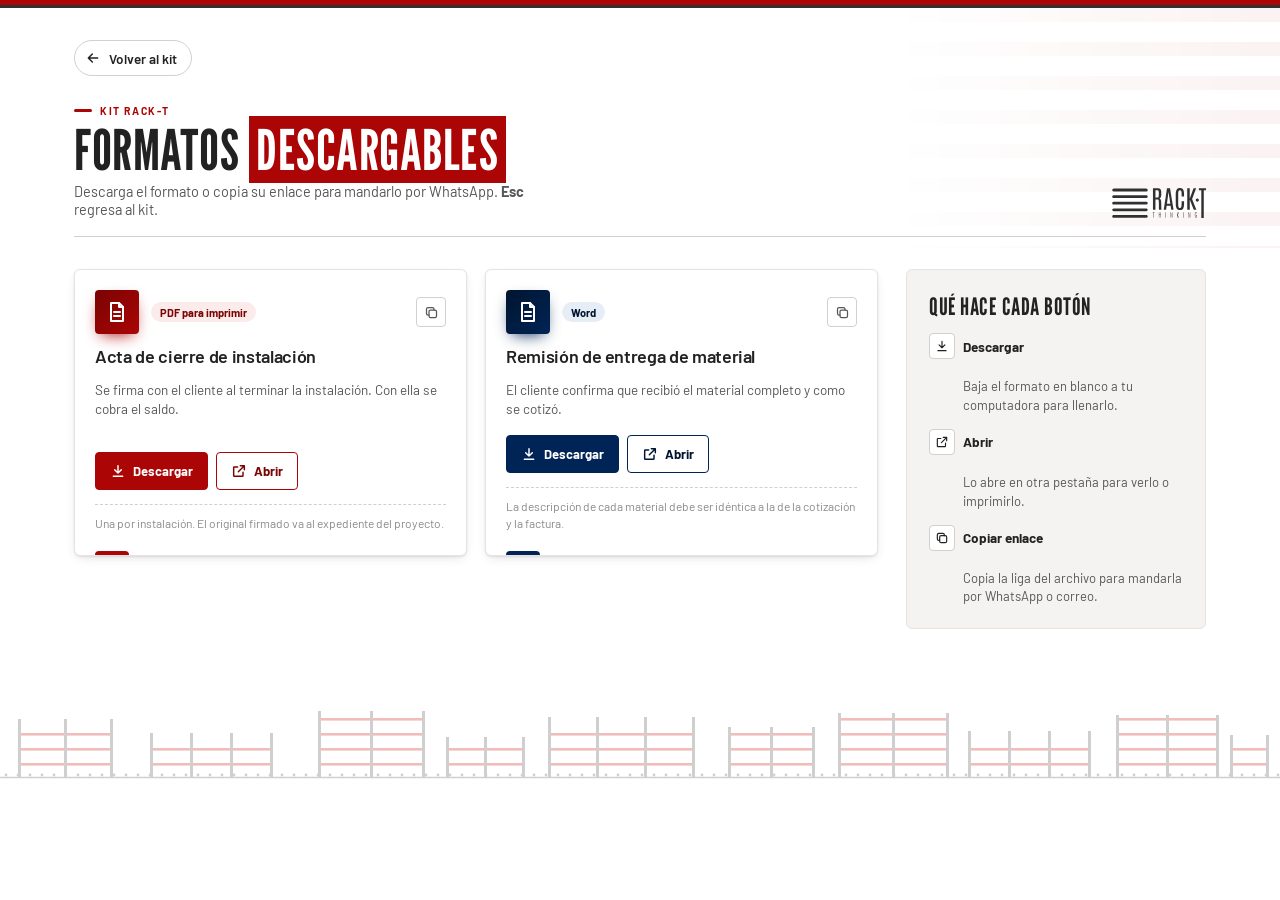
<file: kit-rackt/descargables/index.html>
<!DOCTYPE html>
<html lang="es-MX">
<head>
<meta charset="utf-8">
<meta name="viewport" content="width=device-width, initial-scale=1">
<meta name="googlebot" content="noindex">
<meta name="bingbot" content="noindex">
<title>Descargables · Kit Rack-T</title>
<meta name="description" content="Formatos del equipo de RACK-T para descargar o duplicar.">
<meta name="theme-color" content="#ffffff">
<meta property="og:type" content="website">
<meta property="og:site_name" content="RACK-T">
<meta property="og:locale" content="es_MX">
<meta property="og:url" content="https://sanoapro.github.io/rackt-piezas/kit-rackt/descargables/">
<meta property="og:title" content="Descargables · Kit Rack-T">
<meta property="og:description" content="Formatos del equipo para descargar o duplicar.">
<meta property="og:image" content="https://sanoapro.github.io/rackt-piezas/kit-rackt/og.jpg">
<meta property="og:image:secure_url" content="https://sanoapro.github.io/rackt-piezas/kit-rackt/og.jpg">
<meta property="og:image:type" content="image/jpeg">
<meta property="og:image:width" content="1200">
<meta property="og:image:height" content="630">
<meta property="og:image:alt" content="Kit Rack-T">
<meta name="twitter:card" content="summary_large_image">
<meta name="twitter:image" content="https://sanoapro.github.io/rackt-piezas/kit-rackt/og.jpg">
<link rel="icon" type="image/svg+xml" href="data:image/svg+xml,%3Csvg xmlns='http://www.w3.org/2000/svg' viewBox='0 0 24 24'%3E%3Cg fill='%23ab0505'%3E%3Crect x='2' y='3' width='20' height='2.6' rx='1.3'/%3E%3Crect x='2' y='7.6' width='20' height='2.6' rx='1.3'/%3E%3Crect x='2' y='12.2' width='20' height='2.6' rx='1.3'/%3E%3Crect x='2' y='16.8' width='20' height='2.6' rx='1.3'/%3E%3Crect x='2' y='21.4' width='20' height='1.6' rx='.8'/%3E%3C/g%3E%3C/svg%3E">
<link rel="preconnect" href="https://fonts.googleapis.com">
<link rel="preconnect" href="https://fonts.gstatic.com" crossorigin>
<link href="https://fonts.googleapis.com/css2?family=League+Gothic&family=Barlow:wght@400;500;600;700&display=swap" rel="stylesheet">
<link rel="stylesheet" href="../../compartidos/css/motion.css">

<style>
/* ==========================================================================
   DESCARGABLES — página 2 del kit. Mismo sistema visual que la lámina;
   lo único propio es lo que exige el scroll (esta página SÍ se desplaza,
   porque la lista va a crecer). Datos: docs.js (la misma lista que cuenta la lámina).
   ========================================================================== */

/* Tokens: los mismos de la lámina (kit-rackt/index.html). Si cambias uno, cambia los dos. */
:root {
  --rojo: #ab0505;     --rojo-d: #7a0303;     --rojo-t: #fbeceb;     --rojo-l: #f1bdba;
  --marino: #002455;   --marino-d: #00152f;   --marino-t: #e7edf6;   --marino-l: #b9c8df;
  --naranja: #f8450d;  --naranja-d: #b33000;  --naranja-t: #feeee7;  --naranja-l: #fcc5ae;
  --grafito: #323131;  --grafito-d: #1a1919;  --grafito-t: #efefef;  --grafito-l: #cfcfcf;
  --acero: #2e6da4;    --acero-d: #1b4a75;    --acero-t: #e8f1f9;    --acero-l: #b9d3eb;
  --petroleo: #0f6e6e; --petroleo-d: #0a4a4a; --petroleo-t: #e3f3f2; --petroleo-l: #acd9d6;
  --verde: #1d6b47;    --verde-d: #124a30;    --verde-t: #e5f3eb;    --verde-l: #b1dac3;
  --ambar: #b86e00;    --ambar-d: #7d4a00;    --ambar-t: #fcf1de;    --ambar-l: #edcb8b;
  --ink: #232222;  --ink2: #595656;  --ink3: #8d8989;
  --line: #e6e3e1; --line2: #d3cfcc; --wash: #f5f3f2;
  --sh1: 0 1px 2px rgba(50, 49, 49, .10), 0 4px 12px -4px rgba(50, 49, 49, .18);
  --sh2: 0 2px 6px rgba(50, 49, 49, .10), 0 14px 34px -12px rgba(50, 49, 49, .32);
  --font: "Bahnschrift", "Barlow", "Segoe UI", system-ui, -apple-system, Arial, sans-serif;
  --font-titulo: "League Gothic", "Oswald", "Arial Narrow", Impact, sans-serif;
  --curva: cubic-bezier(.2, .8, .2, 1);
}
* { box-sizing: border-box; }
html { scroll-behavior: smooth; }
body { margin: 0; background: #fff; color: var(--ink); font-family: var(--font); -webkit-font-smoothing: antialiased; overflow-x: hidden; }
button { font: inherit; color: inherit; }
a { color: inherit; }

/* Filete de marca arriba y barra de avance de lectura encima de él */
.filete { position: fixed; left: 0; right: 0; top: 0; height: 5px; z-index: 20;
  background: var(--rojo); }
.avance { position: fixed; left: 0; right: 0; top: 5px; height: 3px; z-index: 21; background: var(--grafito); transform: scaleX(0); transform-origin: left; }

/* Patrón de barras de la marca: vive arriba y se va con el scroll */
.bg { position: absolute; inset: 0 0 auto 0; height: 700px; overflow: hidden; z-index: 0; pointer-events: none; }
.barras { position: absolute; right: -40px; top: 8px; width: min(520px, 60vw); height: 240px; opacity: .045;
  background-image: repeating-linear-gradient(to bottom, var(--rojo) 0 14px, transparent 14px 34px);
  -webkit-mask: linear-gradient(to left, #000 15%, transparent 85%); mask: linear-gradient(to left, #000 15%, transparent 85%); }

.pagina { position: relative; z-index: 1; max-width: 1180px; margin: 0 auto; padding: 40px 24px 150px; }

/* Cabecera */
.volver {
  display: inline-flex; align-items: center; gap: 8px; height: 36px; padding: 0 14px 0 10px; border-radius: 99px;
  border: 1px solid var(--line2); background: #fff; font-size: 13.5px; font-weight: 600; text-decoration: none;
  transition: background-color .2s;
}
.volver:hover { background: var(--wash); }
.volver svg { width: 16px; height: 16px; }
.volver:focus-visible { outline: 3px solid var(--marino); outline-offset: 3px; }
.cabeza { margin: 28px 0 32px; padding-bottom: 18px; border-bottom: 1px solid var(--line2); display: flex; align-items: flex-end; justify-content: space-between; gap: 24px; flex-wrap: wrap; }
.eyebrow { display: flex; align-items: center; gap: 8px; margin: 0; font-size: 10.5px; font-weight: 700; letter-spacing: 1.6px; text-transform: uppercase; color: var(--rojo); }
.eyebrow::before { content: ""; width: 18px; height: 3px; border-radius: 2px; background: currentColor; }
h1 { margin: 6px 0; font-family: var(--font-titulo); font-weight: 400; font-size: clamp(40px, 6vw, 56px); line-height: .95; letter-spacing: .5px; text-transform: uppercase; }
.resaltado { background: var(--rojo); color: #fff; padding: 0 .14em; box-decoration-break: clone; -webkit-box-decoration-break: clone; }
.sub { margin: 0; font-size: 14.5px; color: var(--ink2); max-width: 60ch; }
.cabeza img { height: 30px; width: auto; display: block; }

/* Dos columnas: rejilla + columna lateral pegajosa que explica las acciones */
.cuerpo { display: grid; grid-template-columns: minmax(0, 1fr) 300px; gap: 28px; align-items: start; }
@media (max-width: 979px) { .cuerpo { grid-template-columns: 1fr; } .lateral { position: static !important; } }
.lateral { position: sticky; top: 28px; padding: 22px; border-radius: 6px; background: var(--wash); border: 1px solid var(--line); }
.lateral h2 { margin: 0 0 12px; font-family: var(--font-titulo); font-weight: 400; font-size: 24px; letter-spacing: .5px; text-transform: uppercase; }
.lateral dl { margin: 0; display: grid; gap: 14px; }
.lateral dt { display: flex; align-items: center; gap: 8px; font-weight: 700; font-size: 13.5px; }
.lateral dt span { display: inline-grid; place-items: center; width: 26px; height: 26px; border-radius: 4px; background: #fff; border: 1px solid var(--line2); }
.lateral dt svg { width: 14px; height: 14px; }
.lateral dd { margin: 4px 0 0 34px; font-size: 13px; line-height: 1.45; color: var(--ink2); }
.lateral .aviso { margin: 16px 0 0; padding-top: 14px; border-top: 1px solid var(--line2); font-size: 12px; color: var(--ink3); line-height: 1.45; }

/* Rejilla de documentos */
.docs { display: grid; gap: 18px; grid-template-columns: repeat(auto-fill, minmax(min(100%, 300px), 1fr)); }
.dwrap, .dmag { min-width: 0; }
.dmag { transition: transform .35s var(--curva); height: 100%; }
.doc {
  position: relative; height: 100%; display: flex; flex-direction: column; gap: 12px; padding: 20px 20px 22px;
  background: #fff; border: 1px solid var(--line); border-radius: 6px; box-shadow: var(--sh1); overflow: hidden;
  transition: box-shadow .25s, border-color .25s, transform .18s ease-out;
}
.doc::before {                         /* velo que sigue al cursor */
  content: ""; position: absolute; inset: 0; z-index: 0; pointer-events: none;
  background: radial-gradient(420px 240px at var(--mx, 50%) var(--my, 50%), var(--tint), transparent 70%);
  opacity: 0; transition: opacity .3s;
}
.doc::after {                          /* filete que crece: arranca donde arranca el texto */
  content: ""; position: absolute; left: 20px; bottom: 0; width: 34px; height: 4px; border-radius: 4px 4px 0 0;
  background: var(--c); transition: width .28s cubic-bezier(.2, .8, .2, 1);
}
.doc:hover { box-shadow: var(--sh2); border-color: transparent; }
.doc:hover::before { opacity: 1; }
.doc:hover::after { width: calc(100% - 40px); }
.doc > * { position: relative; z-index: 1; }
.d-top { display: flex; align-items: center; gap: 12px; }
.d-ico { flex: none; width: 44px; height: 44px; border-radius: 4px; display: grid; place-items: center; color: #fff;
  background: var(--grad); box-shadow: 0 6px 16px -6px var(--c); transition: transform .28s var(--curva); }
.d-ico svg { width: 24px; height: 24px; }
.doc:hover .d-ico { transform: scale(1.07) rotate(-4deg); }
.d-tipo { display: inline-flex; align-items: center; height: 20px; padding: 0 9px; border-radius: 99px; background: var(--tint); color: var(--c2); font-size: 11px; font-weight: 700; }
.d-copiar { margin-left: auto; display: inline-grid; place-items: center; width: 30px; height: 30px; border-radius: 4px;
  border: 1px solid var(--line2); background: #fff; color: var(--ink2); cursor: pointer; transition: background-color .2s, color .2s; }
.d-copiar svg { width: 15px; height: 15px; }
.d-copiar:hover { background: var(--c); border-color: var(--c); color: #fff; }
.d-copiar[data-estado="hecho"] { width: auto; padding: 0 10px; background: var(--verde); border-color: var(--verde); color: #fff; font-size: 11.5px; font-weight: 700; }
.d-nom { margin: 0; font-size: 18px; font-weight: 600; letter-spacing: -.35px; line-height: 1.2; }
.d-desc { margin: 0; font-size: 13.5px; line-height: 1.45; color: var(--ink2); }
.d-acciones { margin-top: auto; display: flex; flex-wrap: wrap; gap: 8px; padding-top: 4px; }
.accion {
  display: inline-flex; align-items: center; gap: 7px; height: 38px; padding: 0 14px; border-radius: 4px;
  border: 1.5px solid var(--c); color: var(--c2); background: #fff; font-size: 13px; font-weight: 700; text-decoration: none;
  transition: background-color .2s, color .2s, transform .2s var(--curva);
}
.accion svg { width: 16px; height: 16px; }
.accion:hover { background: var(--tint); transform: translateY(-1px); }
.accion.primaria { background: var(--c); color: #fff; }
.accion.primaria:hover { background: var(--c2); }
.accion:focus-visible, .d-copiar:focus-visible { outline: 3px solid var(--marino); outline-offset: 2px; }
.d-nota { margin: 2px 0 0; padding-top: 10px; border-top: 1px dashed var(--line2); font-size: 12px; color: var(--ink3); line-height: 1.45; }

/* Un solo documento: ocupa el ancho entero y parte las acciones a un panel lateral de su color.
   El JS pone y quita .uno según cuántos haya; al llegar el segundo vuelve la rejilla sola. */
.docs.uno { grid-template-columns: 1fr; }
.docs.uno .doc { display: grid; grid-template-columns: minmax(0, 1fr) 260px; grid-template-areas: "top panel" "nom panel" "desc panel" "nota panel"; column-gap: 24px; padding-right: 0; }
.docs.uno .d-top { grid-area: top; } .docs.uno .d-nom { grid-area: nom; } .docs.uno .d-desc { grid-area: desc; } .docs.uno .d-nota { grid-area: nota; }
.docs.uno .d-acciones { grid-area: panel; margin: -20px 0 -22px; padding: 22px; flex-direction: column; justify-content: center; background: var(--tint); border-left: 4px solid var(--c); }
.docs.uno .accion { justify-content: center; }
@media (max-width: 640px) {
  .docs.uno .doc { grid-template-columns: 1fr; grid-template-areas: "top" "nom" "desc" "panel" "nota"; padding-right: 20px; }
  .docs.uno .d-acciones { margin: 0; border-left: 0; border-radius: 6px; }
}

.vacio { padding: 40px; border: 1.5px dashed var(--line2); border-radius: 6px; background: var(--wash); color: var(--ink2); text-align: center; }

/* Decorativo del pie: trazado a 1280 px. Aquí no se comprime: lleva min-width y el pie lo recorta. */
.pie { position: relative; z-index: 0; height: 78px; overflow: hidden; margin-top: -78px; pointer-events: none; }
.pie-deco { position: absolute; left: 50%; transform: translateX(-50%); bottom: 0; width: 100%; min-width: 1280px; height: 78px; }
.pie-deco .poste { fill: var(--grafito-l); }
.pie-deco .viga { fill: var(--rojo-l); }
.pie-deco .piso { stroke: var(--line2); stroke-width: 1.5; }
.pie-deco .rodillo { fill: var(--line2); }
.pie-deco .caja rect { fill: var(--wash); stroke: var(--grafito-l); stroke-width: 1.2; }
.pie-deco .caja path { stroke: var(--grafito-l); stroke-width: 1; fill: none; }
.pie-deco .crece { transform-box: fill-box; transform-origin: 50% 100%; animation: crece 2.4s cubic-bezier(.2, .7, .25, 1) both; animation-delay: var(--d, 0s); }
@keyframes crece { from { transform: scaleY(0); } to { transform: scaleY(1); } }
.pie-deco .caja { animation: avanza var(--dur, 46s) linear infinite; animation-delay: var(--d, 0s); }
@keyframes avanza { from { transform: translateX(0); } to { transform: translateX(1360px); } }

#toast { position: fixed; left: 50%; bottom: 24px; z-index: 60; transform: translate(-50%, 14px); opacity: 0; pointer-events: none;
  padding: 10px 18px; border-radius: 99px; background: #1b1c1e; color: #fff; font-size: 13.5px; font-weight: 600;
  box-shadow: 0 10px 30px rgba(0, 0, 0, .3); transition: opacity .22s, transform .22s var(--curva); }
#toast.visible { opacity: 1; transform: translate(-50%, 0); }

@media (prefers-reduced-motion: reduce) {
  html { scroll-behavior: auto; }
  *, *::before, *::after { animation: none !important; transition: none !important; }
  .dwrap, .dmag, .doc { opacity: 1 !important; transform: none !important; }
  .pie-deco .crece { transform: none !important; }
  .pie-deco .caja { transform: translateX(var(--q, 0px)) !important; }
}
@media print {
  .filete, .avance, #toast, .volver, .d-copiar { display: none !important; }
  .bg { display: none; }
  .cuerpo { grid-template-columns: 1fr 260px; }
  .lateral { position: static; }
  .doc { box-shadow: none !important; break-inside: avoid; }
  .dwrap, .dmag, .doc { opacity: 1 !important; transform: none !important; }
  *, *::before, *::after { animation: none !important; transition: none !important; }
  .pie-deco .crece { transform: none !important; }
  .pie-deco .caja { transform: translateX(var(--q, 0px)) !important; }
}
</style>
</head>
<body>
<div class="filete" aria-hidden="true"></div>
<div class="avance" id="avance" aria-hidden="true"></div>
<div class="bg" aria-hidden="true"><div class="barras"></div></div>

<div class="pagina">
  <a class="volver" href="../index.html">
    <svg viewBox="0 0 24 24" fill="none" stroke="currentColor" stroke-width="2.2" stroke-linecap="round" stroke-linejoin="round" aria-hidden="true"><path d="M19 12H5M11 6l-6 6 6 6"/></svg>
    Volver al kit
  </a>
  <header class="cabeza">
    <div>
      <p class="eyebrow">Kit Rack-T</p>
      <h1>Formatos <span class="resaltado">descargables</span></h1>
      <p class="sub">Descarga el formato o copia su enlace para mandarlo por WhatsApp. <b>Esc</b> regresa al kit.</p>
    </div>
    <span id="logo"></span>
  </header>

  <div class="cuerpo">
    <main><div class="docs" id="docs"></div></main>
    <aside class="lateral" aria-label="Qué hace cada botón">
      <h2>Qué hace cada botón</h2>
      <dl id="explica"></dl>
      <p class="aviso" id="aviso-google" hidden>Los documentos de Google deben estar compartidos como «cualquiera con el enlace · lector»; si no, «Hacer una copia» muestra una pantalla de permiso.</p>
    </aside>
  </div>
</div>

<div class="pie" aria-hidden="true"><svg class="pie-deco" id="pie-deco" viewBox="0 0 1280 78" preserveAspectRatio="none" focusable="false"></svg></div>
<div id="toast" role="status" aria-live="polite"></div>

<script src="../assets.js"></script>
<script src="docs.js"></script>
<script src="../../compartidos/js/motion.js"></script>
<script>
(function () {
  'use strict';
  const hayMotor = !!window.Motion;
  const DOCS = Array.isArray(window.DOCS) ? window.DOCS : [];
  const svg = (c, t) => `<svg viewBox="0 0 24 24" fill="none" stroke="currentColor" stroke-width="${t || 2}" stroke-linecap="round" stroke-linejoin="round" aria-hidden="true" focusable="false">${c}</svg>`;
  const el = (tag, clase, html) => { const n = document.createElement(tag); if (clase) n.className = clase; if (html != null) n.innerHTML = html; return n; };
  const texto = (tag, clase, t) => { const n = document.createElement(tag); if (clase) n.className = clase; n.textContent = t; return n; };
  const I = {
    doc: '<path d="M6 3h8l4 4v14H6z"/><path d="M14 3v4h4M9 12h6M9 16h6"/>',
    copia: '<rect x="8" y="8" width="12" height="12" rx="2.5"/><path d="M16 8V6.5A2.5 2.5 0 0 0 13.5 4h-7A2.5 2.5 0 0 0 4 6.5v7A2.5 2.5 0 0 0 6.5 16H8"/>',
    pdf: '<path d="M6 3h8l4 4v14H6z"/><path d="M14 3v4h4M9 15h6"/>',
    word: '<path d="M6 3h8l4 4v14H6z"/><path d="M14 3v4h4M8.5 11l1.5 6 2-4 2 4 1.5-6"/>',
    descargar: '<path d="M12 4v11M7 10l5 5 5-5M5 20h14"/>',
    abrir: '<path d="M14 4h6v6M20 4l-9 9M18 14v5a1 1 0 0 1-1 1H5a1 1 0 0 1-1-1V7a1 1 0 0 1 1-1h5"/>'
  };

  const B = window.BRAND || {};
  if (B.logo) { const img = el('img'); img.src = B.logo; img.alt = 'RACK-T'; document.getElementById('logo').append(img); }

  // Copiar (mismo respaldo que la lámina: funciona en http:// y file://)
  function respaldoCopiar(t) {
    const ta = document.createElement('textarea'); ta.value = t; ta.setAttribute('readonly', '');
    ta.style.cssText = 'position:fixed;left:-9999px;top:0;opacity:0'; document.body.append(ta); ta.select();
    let ok = false; try { ok = document.execCommand('copy'); } catch (e) {} ta.remove(); return ok;
  }
  const copiar = (t) => (window.isSecureContext && navigator.clipboard && navigator.clipboard.writeText)
    ? navigator.clipboard.writeText(t).then(() => true, () => respaldoCopiar(t)) : Promise.resolve(respaldoCopiar(t));
  const toastEl = document.getElementById('toast'); let tt = null;
  const toast = (m) => { toastEl.textContent = m; toastEl.classList.add('visible'); clearTimeout(tt); tt = setTimeout(() => toastEl.classList.remove('visible'), 1700); };
  function estadoBoton(btn, hecho, ms) {
    if (hayMotor) return Motion.botonEstado(btn, { hecho, msHecho: ms });
    let o = null, t = null;
    return () => { if (o === null) o = btn.innerHTML; clearTimeout(t); btn.dataset.estado = 'hecho'; btn.innerHTML = hecho;
      t = setTimeout(() => { delete btn.dataset.estado; btn.innerHTML = o; o = null; }, ms); };
  }

  // Acciones que se derivan de cada documento
  function acciones(d) {
    if (d.docId) {
      const base = `https://docs.google.com/document/d/${encodeURIComponent(d.docId)}`;
      return { compartir: base + '/copy', lista: [
        { t: 'Hacer una copia', url: base + '/copy', ico: I.copia, primaria: true },
        { t: 'PDF', url: base + '/export?format=pdf', ico: I.pdf },
        { t: 'Word', url: base + '/export?format=docx', ico: I.word }] };
    }
    return { compartir: d.archivo, lista: [
      { t: 'Descargar', url: d.archivo, ico: I.descargar, primaria: true, descarga: true },
      { t: 'Abrir', url: d.archivo, ico: I.abrir }] };
  }

  const cont = document.getElementById('docs');
  if (!DOCS.length) cont.append(texto('p', 'vacio', 'Todavía no hay formatos. Se agregan en descargables/docs.js.'));
  DOCS.forEach((d) => {
    const ac = acciones(d);
    const wrap = el('div', 'dwrap'), mag = el('div', 'dmag'), card = el('article', 'doc');
    card.style.setProperty('--c', `var(${d.color})`);
    card.style.setProperty('--c2', d.color2);
    card.style.setProperty('--tint', `var(${d.tinte})`);
    card.style.setProperty('--grad', `linear-gradient(135deg, ${d.color2}, var(${d.color}))`);
    const top = el('div', 'd-top');
    top.append(el('div', 'd-ico', svg(I.doc)), texto('span', 'd-tipo', d.tipo));
    const c = el('button', 'd-copiar', svg(I.copia));
    c.type = 'button';
    // El ⧉ copia el enlace que se manda: con Google es el de COPIA, así quien lo recibe
    // obtiene su propia copia y no edita la del que lo mandó.
    c.setAttribute('aria-label', `Copiar el enlace de ${d.nombre}`);
    const marcar = estadoBoton(c, '✓ Copiado', 1400);
    c.addEventListener('click', () => copiar(ac.compartir).then((ok) => { if (ok) { marcar(); toast('Enlace copiado: ' + d.nombre); } else toast('No se pudo copiar'); }));
    top.append(c);
    const acs = el('div', 'd-acciones');
    ac.lista.forEach((x) => {
      const a = el('a', 'accion' + (x.primaria ? ' primaria' : ''), svg(x.ico, 2.2));
      a.append(document.createTextNode(x.t));
      a.href = x.url;
      if (x.descarga) a.setAttribute('download', ''); else { a.target = '_blank'; a.rel = 'noopener'; }
      acs.append(a);
    });
    card.append(top, texto('h3', 'd-nom', d.nombre), texto('p', 'd-desc', d.desc), acs);
    if (d.nota) card.append(texto('p', 'd-nota', d.nota));
    mag.append(card); wrap.append(mag); cont.append(wrap);
  });
  // Un solo documento → modo .uno; con dos o más, la rejilla normal (sin tocar nada)
  cont.classList.toggle('uno', DOCS.length === 1);

  // La columna lateral explica solo las acciones que aparecen
  const hayGoogle = DOCS.some((d) => d.docId), hayArchivo = DOCS.some((d) => !d.docId);
  const dl = document.getElementById('explica');
  const explica = (ico, t, d) => { const dt = el('dt', '', `<span>${svg(ico)}</span>`); dt.append(t); dl.append(dt, texto('dd', '', d)); };
  if (hayArchivo) {
    explica(I.descargar, 'Descargar', 'Baja el formato en blanco a tu computadora para llenarlo.');
    explica(I.abrir, 'Abrir', 'Lo abre en otra pestaña para verlo o imprimirlo.');
  }
  if (hayGoogle) {
    explica(I.copia, 'Hacer una copia', 'Crea tu propia copia en Google Docs; el original no se toca.');
    explica(I.pdf, 'PDF', 'Descarga el documento como PDF.');
    explica(I.word, 'Word', 'Descarga el documento como .docx para editarlo en Word.');
  }
  document.getElementById('aviso-google').hidden = !hayGoogle;       // el aviso solo aplica a documentos de Google
  explica(I.copia, 'Copiar enlace', hayGoogle ? 'Copia la liga de copia: quien la recibe obtiene su propio documento.' : 'Copia la liga del archivo para mandarla por WhatsApp o correo.');

  // Decorativo del pie (mismo trazo que la lámina)
  (function nave() {
    const ns = 'http://www.w3.org/2000/svg', pie = document.getElementById('pie-deco');
    const n = (tag, at) => { const x = document.createElementNS(ns, tag); for (const k in at) x.setAttribute(k, at[k]); return x; };
    pie.append(n('line', { class: 'piso', x1: 0, y1: 76.5, x2: 1280, y2: 76.5 }));
    [[18, 46, 58, 2], [150, 40, 44, 3], [318, 52, 66, 2], [446, 38, 40, 2], [548, 48, 60, 3], [728, 42, 50, 2],
     [838, 54, 64, 2], [968, 40, 46, 3], [1116, 50, 62, 2], [1230, 36, 42, 1]].forEach(([x, w, alto, b], i) => {
      const g = n('g', { transform: `translate(${x} 76)` }), c = n('g', { class: 'crece' });
      c.style.setProperty('--d', (0.15 + i * 0.16).toFixed(2) + 's');
      for (let k = 0; k <= b; k++) c.append(n('rect', { class: 'poste', x: k * w, y: -alto, width: 3, height: alto }));
      for (let y = 12; y < alto - 4; y += 15) for (let k = 0; k < b; k++) c.append(n('rect', { class: 'viga', x: k * w + 3, y: -y - 2, width: w - 3, height: 2.6 }));
      g.append(c); pie.append(g);
    });
    for (let x = 6; x < 1280; x += 12) pie.append(n('circle', { class: 'rodillo', cx: x, cy: 74, r: 1.4 }));
    [[16, 12, -2], [20, 14, -11], [14, 10, -19], [18, 13, -27], [22, 15, -36], [15, 11, -42]].forEach(([w, h, d], i) => {
      const g = n('g', { class: 'caja' });
      g.style.setProperty('--d', d + 's'); g.style.setProperty('--dur', '46s'); g.style.setProperty('--q', (80 + i * 215) + 'px');
      g.append(n('rect', { x: -40, y: 72 - h, width: w, height: h, rx: 1.5 }), n('path', { d: `M${-40 + w / 2} ${72 - h}v${h * 0.45}` }));
      pie.append(g);
    });
  })();

  // Velo: el evento guarda coordenadas; el frame lee la geometría (aquí no hay escala)
  const velo = { activa: null, x: 0, y: 0, sucio: false };
  function veloPinta() {
    if (!velo.sucio || !velo.activa) return;
    velo.sucio = false;
    const r = velo.activa.getBoundingClientRect();
    velo.activa.style.setProperty('--mx', (velo.x - r.left).toFixed(1) + 'px');
    velo.activa.style.setProperty('--my', (velo.y - r.top).toFixed(1) + 'px');
  }
  if (!window.matchMedia('(pointer: coarse)').matches) {
    document.addEventListener('pointermove', (e) => {
      velo.activa = e.target.closest ? e.target.closest('.doc') : null;
      velo.x = e.clientX; velo.y = e.clientY; velo.sucio = true;
      if (!hayMotor) veloPinta();
    }, { passive: true });
  }

  // Esc regresa al kit
  document.addEventListener('keydown', (e) => {
    if (e.ctrlKey || e.metaKey || e.altKey) return;
    if (e.key === 'Escape') location.href = '../index.html';
  });

  if (hayMotor) {
    Motion.progressBar(document.getElementById('avance'));
    Motion.stagger(cont, 70, 120);
    Motion.revealAll('.mo-reveal', { threshold: 0.12, rootMargin: '0px 0px -40px 0px' });   // aquí sí hay scroll
    document.querySelectorAll('.dwrap').forEach((w) => { Motion.magnetic(w, w.querySelector('.dmag'), 120, 0.22); Motion.tilt(w.querySelector('.doc'), 5); });
    Motion.onFrame(veloPinta);
    Motion.start();                                   // última línea
  }
})();
</script>
</body>
</html>
</file>
<file: compartidos/css/motion.css>
/* ==========================================================================
   Motion — estilos compartidos. SIN COLORES: solo opacidad, transform y tiempos.
   Todas las clases llevan prefijo mo- para no chocar con las de cada página.
   ========================================================================== */

/* Lo revelable SOLO se esconde cuando el motor confirmó que corrió (html.mo-ready).
   Si motion.js no carga, esta regla no aplica y todo se ve. */
html.mo-ready .mo-reveal:not(.mo-in) {
  opacity: 0;
  transform: translateY(14px);
}
.mo-reveal {
  /* Entrada por elemento bajo 600 ms, con curva de salida suave */
  transition: opacity 520ms cubic-bezier(.2, .7, .2, 1), transform 520ms cubic-bezier(.2, .7, .2, 1);
  transition-delay: var(--mo-delay, 0ms);
}

/* Barra de avance: nace vacía y la llena el bucle */
.mo-progress { transform-origin: left center; transform: scaleX(0); }

/* Botón que cambia de estado (el color lo pone cada página) */
.mo-hecho { transition: transform 200ms cubic-bezier(.2, .8, .2, 1); }

/* Reducir movimiento: todo quieto y visible. Se nombran los pseudoelementos
   porque animation:none sobre el elemento NO alcanza a su ::before ni a su ::after. */
@media (prefers-reduced-motion: reduce) {
  .mo-reveal, .mo-reveal::before, .mo-reveal::after {
    opacity: 1 !important; transform: none !important; transition: none !important; animation: none !important;
  }
}

/* Al imprimir no queda nada en opacity:0 */
@media print {
  .mo-reveal { opacity: 1 !important; transform: none !important; transition: none !important; }
  .mo-progress { display: none !important; }
}
</file>
